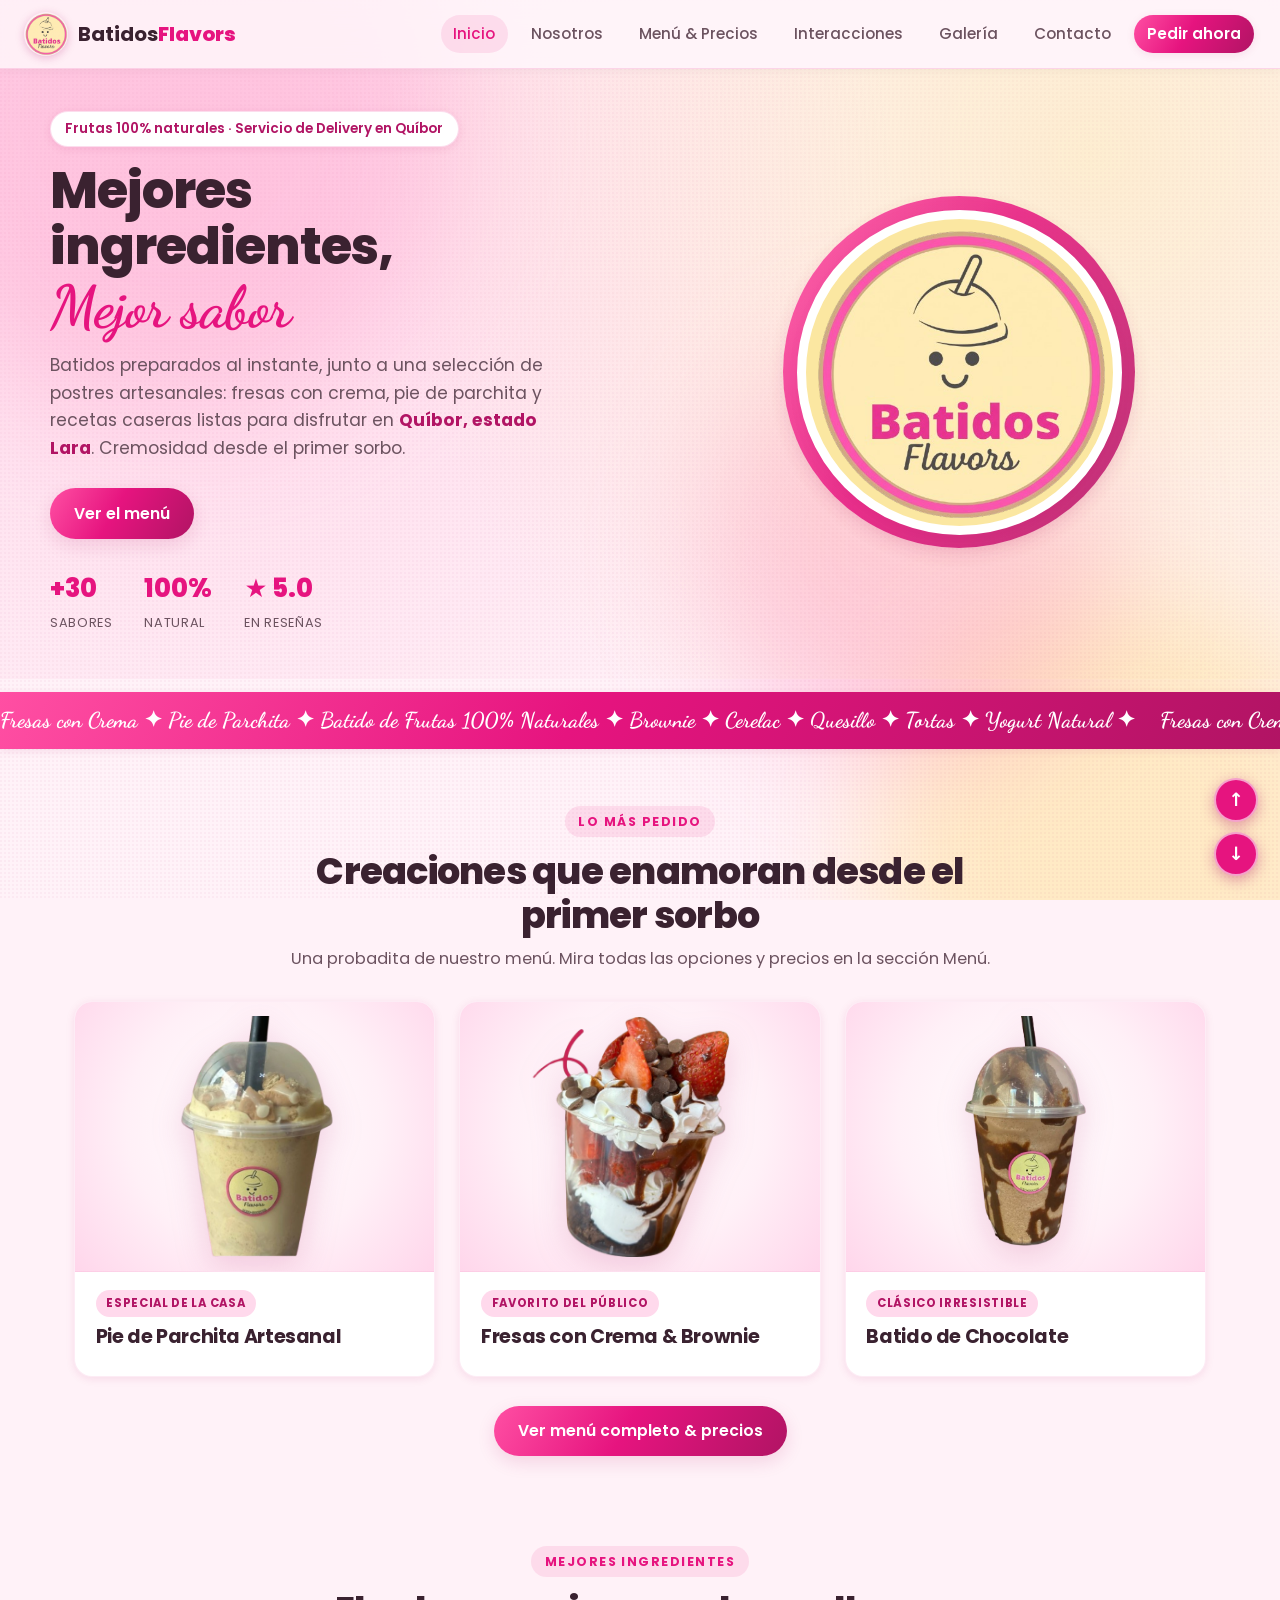
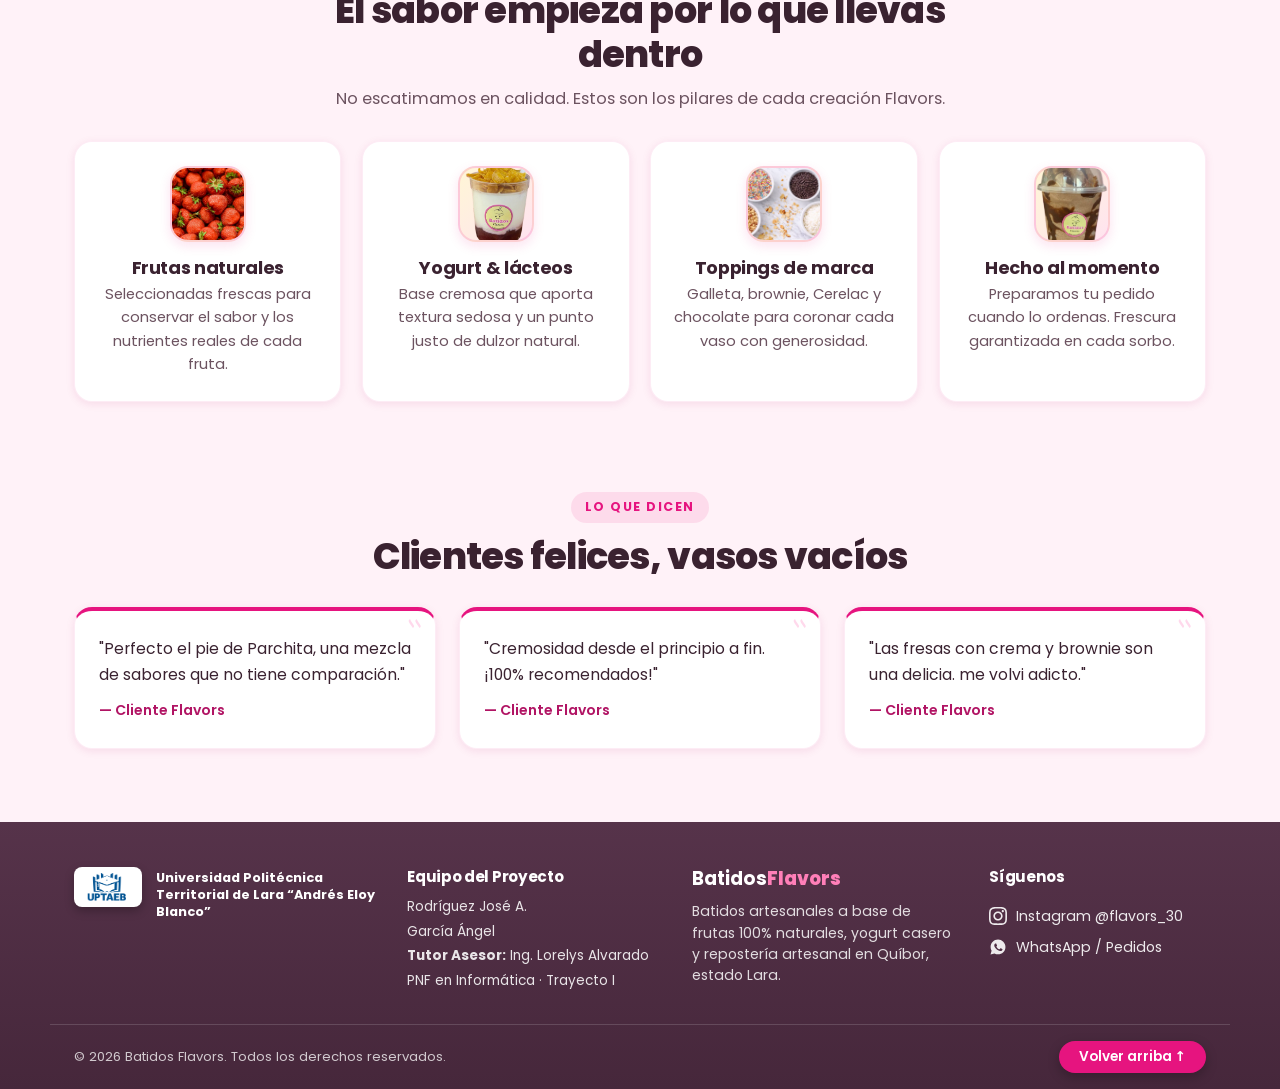
<file: web-defensa/index.html>
<!DOCTYPE html>
<html lang="es">
<head>
  <meta charset="UTF-8" />
  <meta name="viewport" content="width=device-width, initial-scale=1.0" />
  <meta name="description" content="Batidos Flavors — Batidos artesanales a base de frutas naturales, yogurt y postres caseros en Quíbor, estado Lara. Mejores ingredientes, mejor sabor." />
  <meta name="theme-color" content="#e6147f" />
  <title>Batidos Flavors · Mejores ingredientes, mejor sabor</title>
  <!-- Favicon -->
  <link rel="icon" type="image/png" href="assets/logo.png" />
  <link rel="apple-touch-icon" href="assets/logo.png" />

  <!-- Metadatos Open Graph y Twitter -->
  <meta property="og:type" content="website" />
  <meta property="og:url" content="https://batidosflavors.shop/" />
  <meta property="og:title" content="Batidos Flavors · Mejores ingredientes, mejor sabor" />
  <meta property="og:description" content="Batidos artesanales a base de frutas naturales, yogurt y postres caseros en Quíbor, estado Lara. Mejores ingredientes, mejor sabor." />
  <meta property="og:image" content="https://batidosflavors.shop/assets/logo.png" />
  <meta property="og:image:alt" content="Logotipo oficial de Batidos Flavors" />

  <meta name="twitter:card" content="summary" />
  <meta name="twitter:title" content="Batidos Flavors · Mejores ingredientes, mejor sabor" />
  <meta name="twitter:description" content="Batidos artesanales a base de frutas naturales, yogurt y postres caseros en Quíbor, estado Lara." />
  <meta name="twitter:image" content="https://batidosflavors.shop/assets/logo.png" />

  <link rel="preconnect" href="https://fonts.googleapis.com" />
  <link rel="preconnect" href="https://fonts.gstatic.com" crossorigin />
  <link href="https://fonts.googleapis.com/css2?family=Poppins:wght@300;400;500;600;700;800;900&family=Dancing+Script:wght@600;700&display=swap" rel="stylesheet" />
  <link rel="stylesheet" href="styles.css" />
</head>
<body id="top">

  <div class="bg-decor" aria-hidden="true">
    <span class="blob blob--1"></span>
    <span class="blob blob--2"></span>
    <span class="blob blob--3"></span>
    <span class="grain"></span>
  </div>

  <!-- =========================================================================
     RECOMENDACIONES Y GUÍA PRÁCTICA DE MODIFICACIÓN: ENCABEZADO Y NAVEGACIÓN (<header class="nav">)
     • CÓMO CAMBIAR EL LOGO:
       - Modificar el atributo src="assets/logo.png" por la ruta de cualquier otra imagen.
       - Para cambiar el tamaño del logo en el HTML: modificar width="46" height="46".
     • CÓMO REORDENAR O AGREGAR PÁGINAS AL MENÚ:
       - Cambiar de lugar los bloques <a href="...">Nombre</a> para alterar el orden de visualización.
       - Para agregar una página nueva: copiar una línea <a>, asignarle su href="nueva.html" y su texto.
       - Para marcar la página activa: añadir la clase class="is-active" en la etiqueta <a> correspondiente.
     • CÓMO FUNCIONA EL MENÚ MÓVIL SIN JAVASCRIPT:
       - Utiliza el checkbox oculto #nav-toggle junto a su etiqueta <label for="nav-toggle" class="nav__burger">.
       - Al hacer clic en el botón hamburguesa, se activa la regla CSS .nav__check:checked ~ .nav__menu.
     • CÓMO CAMBIAR EL ENLACE DEL BOTÓN DESTACADO:
       - Editar href="assets/whatsapp.png" por cualquier enlace web (ej: href="https://wa.me/...") o teléfono.
     ========================================================================= -->
  <!-- Encabezado y navegación -->
  <header class="nav">
    <a href="index.html" class="nav__brand" aria-label="Batidos Flavors — inicio">
      <img src="assets/logo.png" alt="Logo Batidos Flavors" class="logo-mark" width="46" height="46" />
      <span class="nav__brand-txt">Batidos<strong>Flavors</strong></span>
    </a>
    <input type="checkbox" id="nav-toggle" class="nav__check" />
    <label for="nav-toggle" class="nav__burger" aria-label="Abrir menú"><span></span><span></span><span></span></label>
    <nav class="nav__menu">
      <a href="index.html" class="is-active">Inicio</a>
      <a href="nosotros.html">Nosotros</a>
      <a href="menu.html">Menú &amp; Precios</a>
      <a href="interacciones.html">Interacciones</a>
      <a href="galeria.html">Galería</a>
      <a href="contacto.html">Contacto</a>
      <a href="assets/whatsapp.png" target="_blank" rel="noopener" title="Ver captura de WhatsApp" target="_blank" rel="noopener" class="nav__cta">Pedir ahora</a>
    </nav>
  </header>

  <main>

    <!-- =========================================================================
     RECOMENDACIONES Y GUÍA PRÁCTICA DE MODIFICACIÓN: PORTADA PRINCIPAL (<section class="hero">)
     • CÓMO CAMBIAR EL ORDEN O DISPOSICIÓN DE COLUMNAS:
       - La sección está maquetada con 2 columnas (texto a la izquierda y logo a la derecha).
       - Para invertir el orden desde el HTML: cortar el bloque <div class="hero__art">...</div>
         y pegarlo antes de <div class="hero__copy">.
       - Para convertirlo en 1 sola columna centrada: en CSS .hero__inner cambiar a grid-template-columns: 1fr;
     • CÓMO EDITAR TÍTULOS, ESCRITURA MANUSCRITA Y DESCRIPCIÓN:
       - Editar el texto dentro de <h1 class="hero__title">. La clase .script aplica la tipografía Dancing Script.
       - Editar la descripción dentro de <p class="hero__lead">.
     • CÓMO MODIFICAR LAS ESTADÍSTICAS (+30 sabores, 100% natural, etc.):
       - Modificar las etiquetas <b> (cifra destacada) y <span> (etiqueta descriptiva) dentro de <ul class="hero__stats">.
       - Para agregar una estadística adicional: duplicar un elemento <li><b>Dato</b><span>Descripción</span></li>.
     • CÓMO PERSONALIZAR O QUITAR LAS ETIQUETAS FLOTANTES (CHIPS):
       - Editar el texto y icono de cada <span class="float-chip chip-a">Fresa</span>.
       - Para eliminarlas: borrar las líneas o aplicar .float-chip { display: none; } en CSS.
     ========================================================================= -->
    <!-- Portada principal -->
    <section class="hero">
      <div class="hero__mesh" aria-hidden="true"></div>
      <div class="hero__inner">
        <div class="hero__copy">
          <span class="pill reveal">Frutas 100% naturales · Servicio de Delivery en Quíbor</span>
          <h1 class="hero__title">
            <span class="reveal d1">Mejores</span>
            <span class="reveal d2">ingredientes,</span>
            <span class="script reveal d3"> Mejor sabor</span>
          </h1>
          <p class="hero__lead reveal d4">
  Batidos preparados al instante, junto a una selección de postres artesanales: fresas con crema, 
  pie de parchita y recetas caseras listas para disfrutar en <strong>Quíbor, estado Lara</strong>. Cremosidad desde el primer sorbo.
          </p>
          <div class="hero__actions reveal d5">
            <a href="menu.html" class="btn btn--solid">Ver el menú</a>
          </div>
          <ul class="hero__stats reveal d6">
            <li><b>+30</b><span>sabores</span></li>
            <li><b>100%</b><span>natural</span></li>
            <li><b>★ 5.0</b><span>en reseñas</span></li>
          </ul>
        </div>
        <div class="hero__art">
          <div class="cup-stage">
            <div class="cup-glow" aria-hidden="true"></div>
            <figure class="cup-photo">
              <img src="assets/logo.png" alt="Logo Batidos Flavors" class="hero__logo-img" width="360" height="360" />
            </figure>
          </div>
        </div>
      </div>
    </section>

    <!-- =========================================================================
     RECOMENDACIONES Y GUÍA PRÁCTICA DE MODIFICACIÓN: MARQUESINA CONTINUA (<div class="marquee">)
     • CÓMO FUNCIONA EL MOVIMIENTO CONTINUO:
       - Contiene dos etiquetas <span> con exactamente el mismo texto duplicado dentro de .marquee__track.
       - Esto permite que la animación @keyframes marquee cree un ciclo infinito fluido sin saltos en blanco.
     • CÓMO CAMBIAR LOS PRODUCTOS O MENSAJES QUE CIRCULAN:
       - Editar el texto en AMBOS <span> por igual para mantener la simetría del bucle.
       - Se pueden añadir nuevos productos o promociones separándolos con el símbolo ✦ o viñetas.
     • CÓMO MODIFICAR LA VELOCIDAD:
       - En styles.css, buscar .marquee__track y cambiar animation: marquee 25s linear infinite;
         (aumentar a 40s para que vaya más lento, o reducir a 15s para mayor dinamismo).
     ========================================================================= -->
    <!-- Marquesina de especialidades -->
   <div class="marquee" aria-hidden="true">
      <div class="marquee__track">
        <span>Fresas con Crema ✦ Pie de Parchita ✦ Batido de Frutas 100% Naturales ✦ Brownie ✦ Cerelac ✦ Quesillo ✦ Tortas ✦ Yogurt Natural ✦&nbsp;</span>
        <span>Fresas con Crema ✦ Pie de Parchita ✦ Batido de Frutas 100% Naturales ✦ Brownie ✦ Cerelac ✦ Quesillo ✦ Tortas ✦ Yogurt Natural ✦&nbsp;</span>
      </div>
    </div>

   <!-- =========================================================================
     RECOMENDACIONES Y GUÍA PRÁCTICA DE MODIFICACIÓN: TARJETAS DESTACADAS (.cards y .card)
     • CÓMO AGREGAR UN PRODUCTO NUEVO:
       - Duplicar un bloque completo <article class="card reveal-up">...</article>.
       - Asignar la nueva imagen en src="assets/...", el título en <h3> y la descripción en <p>.
     • CÓMO REORDENAR O ELIMINAR PRODUCTOS:
       - Mover el bloque <article class="card"> hacia arriba o hacia abajo para cambiar su posición.
       - Para ocultar un producto temporalmente: envolver el bloque de la tarjeta en comentarios HTML.
     • CÓMO PERSONALIZAR LA INSIGNIA SUPERIOR (.tag):
       - Modificar el texto de la etiqueta .tag por "Nuevo", "Recomendado", "Sin Azúcar", etc.
     • CÓMO CAMBIAR EL NÚMERO DE COLUMNAS:
       - En styles.css, la regla .cards utiliza repeat(auto-fit, minmax(260px, 1fr)).
       - Para forzar 3 columnas fijas en escritorio: cambiar a grid-template-columns: repeat(3, 1fr);
     ========================================================================= -->
   <!-- Productos destacados -->
    <section class="section">
      <header class="section__head reveal-up">
        <span class="eyebrow">Lo más pedido</span>
        <h2>Creaciones que enamoran desde el primer sorbo </h2>
        <p class="section__sub">Una probadita de nuestro menú. Mira todas las opciones y precios en la sección Menú.</p>
      </header>
      <div class="cards">
        <article class="card reveal-up">
          <div class="card__img">
            <img src="assets/inicio-pie-limon.png" alt="Pie de Parchita" loading="lazy">
          </div>
          <div class="card__body">
            <span class="tag">Especial de la casa</span>
            <h3>Pie de Parchita Artesanal</h3>
          </div>
        </article>
        <article class="card reveal-up">
          <div class="card__img">
            <img src="assets/inicio-fresa-brownie.png" alt="Fresas con Crema &amp; Brownie" loading="lazy">
          </div>
          <div class="card__body">
            <span class="tag">Favorito del público</span>
            <h3>Fresas con Crema &amp; Brownie</h3>
          </div>
        </article>
        <article class="card reveal-up">
          <div class="card__img">
            <img src="assets/inicio-batido-chocolate.png" alt="Batido de Chocolate" loading="lazy">
          </div>
          <div class="card__body">
            <span class="tag">Clásico irresistible</span>
            <h3>Batido de Chocolate</h3>
          </div>
        </article>
      </div>
      <div class="menu__cta reveal-up">
        <a href="menu.html" class="btn btn--solid">Ver menú completo &amp; precios</a>
      </div>
    </section>

    <!-- =========================================================================
     RECOMENDACIONES Y GUÍA PRÁCTICA DE MODIFICACIÓN: VALORES Y BENEFICIOS (.feature-grid)
     • CÓMO MODIFICAR O AGREGAR UN VALOR DE LA MARCA:
       - Cada beneficio es un contenedor <div class="feature reveal-up"> con:
         * .feature__ic: Contiene el icono o icono representativo (imagen o ilustración).
         * <h3>: Título del beneficio.
         * <p>: Explicación detallada.
       - Para agregar un 5to valor: duplicar un bloque <div class="feature">.
       - Si se añaden 3 valores en vez de 4: en CSS .feature-grid cambiar a grid-template-columns: repeat(3, 1fr);
     ========================================================================= -->
    <!-- Por qué elegirnos -->
    <section class="section ingredientes">
      <header class="section__head reveal-up">
        <span class="eyebrow">Mejores ingredientes</span>
        <h2>El sabor empieza por lo que llevas dentro</h2>
        <p class="section__sub">No escatimamos en calidad. Estos son los pilares de cada creación Flavors.</p>
      </header>
      <div class="feature-grid">
        <div class="feature reveal-up">
          <div class="feature__ic"><img src="assets/inicio-frutas-naturales.jpg" alt="Frutas naturales frescas" loading="lazy"></div>
          <h3>Frutas naturales</h3>
          <p>Seleccionadas frescas para conservar el sabor y los nutrientes reales de cada fruta.</p>
        </div>
        <div class="feature reveal-up">
          <div class="feature__ic"><img src="assets/inicio-yogur-cereal.png" alt="Yogurt artesanal y lácteos" loading="lazy"></div>
          <h3>Yogurt &amp; lácteos</h3>
          <p>Base cremosa que aporta textura sedosa y un punto justo de dulzor natural.</p>
        </div>
        <div class="feature reveal-up">
          <div class="feature__ic"><img src="assets/topins.png" alt="Toppings de marca" loading="lazy"></div>
          <h3>Toppings de marca</h3>
          <p>Galleta, brownie, Cerelac y chocolate para coronar cada vaso con generosidad.</p>
        </div>
        <div class="feature reveal-up">
          <div class="feature__ic"><img src="assets/inicio-batido-chocolate.png" alt="Batido artesanal preparado al instante" loading="lazy"></div>
          <h3>Hecho al momento</h3>
          <p>Preparamos tu pedido cuando lo ordenas. Frescura garantizada en cada sorbo.</p>
        </div>
      </div>
    </section>

    <!-- =========================================================================
     RECOMENDACIONES Y GUÍA PRÁCTICA DE MODIFICACIÓN: TESTIMONIOS (.quotes y .quote)
     • CÓMO AGREGAR O EDITAR TESTIMONIOS DE CLIENTES:
       - Cada opinión utiliza la etiqueta semántica estándar <blockquote class="quote reveal-up">.
       - Editar la opinión del cliente dentro de <p>.
       - Editar el nombre del cliente o procedencia dentro de <footer>.
       - Para agregar más opiniones: duplicar un bloque <blockquote> completo.
     • CÓMO CAMBIAR LA CUADRÍCULA:
       - Por defecto se muestran en 3 columnas (.quotes { grid-template-columns: repeat(3, 1fr); }).
       - Para mostrar 2 columnas más amplias: cambiar en CSS a grid-template-columns: repeat(2, 1fr);
     ========================================================================= -->
    <!-- Testimonios de clientes -->
    <section class="section testimonios">
      <header class="section__head reveal-up">
        <span class="eyebrow">Lo que dicen</span>
        <h2>Clientes felices, vasos vacíos</h2>
      </header>
      <div class="quotes">
        <blockquote class="quote reveal-up">
          <p>"Perfecto el pie de Parchita, una mezcla de sabores que no tiene comparación."</p>
          <footer>— Cliente Flavors</footer>
        </blockquote>
        <blockquote class="quote reveal-up">
          <p>"Cremosidad desde el principio a fin. ¡100% recomendados!"</p>
          <footer>— Cliente Flavors</footer>
        </blockquote>
        <blockquote class="quote reveal-up">
          <p>"Las fresas con crema y brownie son una delicia. me volvi adicto."</p>
          <footer>— Cliente Flavors</footer>
        </blockquote>
      </div>
    </section>


  </main>

  <!-- =========================================================================
     RECOMENDACIONES Y GUÍA PRÁCTICA DE MODIFICACIÓN: PIE DE PÁGINA INSTITUCIONAL (<footer id="footer" class="footer">)
     • ESTRUCTURA MODULAR DE 4 COLUMNAS:
       - Columna 1 (.footer__uni): Datos universitarios (Logo UPTAEB e institución).
       - Columna 2 (.footer__team): Autores del proyecto (Rodríguez José y García Ángel, Tutora y Trayecto).
       - Columna 3 (.footer__brand): Síntesis de la propuesta socio-productiva en Quíbor.
       - Columna 4 (.footer__social): Enlaces directos a Instagram, WhatsApp y ubicación física.
     • CÓMO MODIFICAR O ACTUALIZAR DATOS DEL EQUIPO:
       - Editar nombres o tutor directamente en los párrafos de .footer__team.
     • CÓMO CAMBIAR O REUBICAR EL BOTÓN VOLVER ARRIBA:
       - El enlace <a href="#top" class="footer__top-btn">Volver arriba ↑</a> está ubicado en la barra base.
       - Al pulsar href="#" el navegador regresa automáticamente a la parte superior de la página.
       - Si necesitas botón flotante permanente a la derecha:
         1) En styles.css, agrégale a .footer__top-btn:
            position: fixed; bottom: 20px; right: 20px; z-index: 1000;
         2) O en HTML agrégale la clase "btn-top":
            <a href="#" class="footer__top-btn btn-top">Volver arriba ↑</a>
     ========================================================================= -->
  <!-- Pie de página -->
  <footer id="footer" class="footer">
        <div class="footer__inner">
      <!-- Columna 1: Universidad UPTAEB (Logo primero y letras al lado) -->
      <div class="footer__col footer__uni">
        <div class="footer__uni-brand">
          <img src="assets/logouniversidad.png" alt="Logo UPTAEB" class="footer__uni-logo" loading="lazy">
          <div class="footer__uni-text">
            <p class="uni-name">Universidad Politécnica Territorial de Lara “Andrés Eloy Blanco”</p>
          </div>
        </div>
      </div>

      <!-- Columna 2: Equipo de proyecto -->
      <div class="footer__col footer__team">
        <h4>Equipo del Proyecto</h4>
        <p>Rodríguez José A.</p>
        <p>García Ángel</p>
        <p class="footer__tutor"><strong>Tutor Asesor:</strong> Ing. Lorelys Alvarado</p>
        <p class="footer__career">PNF en Informática · Trayecto I</p>
      </div>

      <!-- Columna 3: Batidos Flavors -->
      <div class="footer__col footer__brand">
        <span class="nav__brand-txt">Batidos<strong>Flavors</strong></span>
        <p>Batidos artesanales a base de frutas 100% naturales, yogurt casero y repostería artesanal en Quíbor, estado Lara.</p>
      </div>

      <!-- Columna 4: Síguenos y contacto -->
      <div class="footer__col footer__social">
        <h4>Síguenos</h4>
        <a href="assets/instagram.png" target="_blank" rel="noopener">
          <svg viewBox="0 0 24 24" width="18" height="18" fill="currentColor" aria-hidden="true"><path d="M12 2.163c3.204 0 3.584.012 4.85.07 3.252.148 4.771 1.691 4.919 4.919.058 1.265.069 1.645.069 4.849 0 3.205-.012 3.584-.069 4.849-.149 3.225-1.664 4.771-4.919 4.919-1.266.058-1.644.07-4.85.07-3.204 0-3.584-.012-4.849-.07-3.26-.149-4.771-1.699-4.919-4.92-.058-1.265-.07-1.644-.07-4.849 0-3.204.013-3.583.07-4.849.149-3.227 1.664-4.771 4.919-4.919 1.266-.057 1.645-.069 4.849-.069zm0-2.163c-3.259 0-3.667.014-4.947.072-4.358.2-6.78 2.618-6.98 6.98-.059 1.281-.073 1.689-.073 4.948 0 3.259.014 3.668.072 4.948.2 4.358 2.618 6.78 6.98 6.98 1.281.058 1.689.072 4.948.072 3.259 0 3.668-.014 4.948-.072 4.354-.2 6.782-2.618 6.979-6.98.059-1.28.073-1.689.073-4.948 0-3.259-.014-3.667-.072-4.947-.196-4.354-2.617-6.78-6.979-6.98-1.281-.059-1.69-.073-4.949-.073zm0 5.838c-3.403 0-6.162 2.759-6.162 6.162s2.759 6.163 6.162 6.163 6.162-2.759 6.162-6.163c0-3.403-2.759-6.162-6.162-6.162zm0 10.162c-2.209 0-4-1.79-4-4 0-2.209 1.791-4 4-4s4 1.791 4 4c0 2.21-1.791 4-4 4zm6.406-11.845c-.796 0-1.441.645-1.441 1.44s.645 1.44 1.441 1.44c.795 0 1.439-.645 1.439-1.44s-.644-1.44-1.439-1.44z"/></svg>
          <span>Instagram @flavors_30</span>
        </a>
        <a href="assets/whatsapp.png" target="_blank" rel="noopener">
          <svg viewBox="0 0 24 24" width="18" height="18" fill="currentColor" aria-hidden="true"><path d="M12.04 2c-5.46 0-9.91 4.45-9.91 9.91 0 1.75.46 3.45 1.32 4.95L2.05 22l5.25-1.38c1.45.79 3.08 1.21 4.74 1.21 5.46 0 9.91-4.45 9.91-9.91 0-2.65-1.03-5.14-2.9-7.01A9.82 9.82 0 0 0 12.04 2zm5.79 14.07c-.24.68-1.39 1.3-1.92 1.38-.49.07-1.12.1-3.23-.77-2.69-1.11-4.43-3.85-4.57-4.03-.13-.18-1.09-1.45-1.09-2.77s.69-1.96.93-2.23c.24-.27.53-.34.71-.34.18 0 .35 0 .51.01.16.01.39-.06.6.46.23.54.78 1.9.85 2.04.07.14.11.3.02.48-.09.18-.14.29-.27.45-.14.16-.29.35-.41.47-.14.13-.28.28-.12.55.16.27.7 1.15 1.5 1.86 1.03.92 1.9 1.2 2.17 1.34.27.13.43.11.59-.07.16-.18.68-.79.86-1.06.18-.27.36-.23.61-.14.25.09 1.59.75 1.86.89.27.13.45.2.52.31.06.11.06.65-.18 1.33z"/></svg>
          <span>WhatsApp / Pedidos</span>
        </a>
      </div>
    </div>

    <!-- Barra inferior del pie de página -->
    <div class="footer__base">
      <p>© 2026 Batidos Flavors. Todos los derechos reservados.</p>
      <!-- Si necesitas botón flotante: agrega la clase "btn-top" aquí o usa position: fixed en CSS -->
      <a href="#top" class="footer__top-btn">Volver arriba ↑</a>
    </div>
  </footer>


  <!-- Botones de navegación flotante (subir / bajar) -->
  <div class="floating-nav" aria-label="Navegación rápida">
    <a href="#top" class="floating-btn" title="Ir al inicio" aria-label="Ir al inicio">↑</a>
    <a href="#footer" class="floating-btn" title="Ir al final" aria-label="Ir al final">↓</a>
  </div>
</body>
</html>
</file>
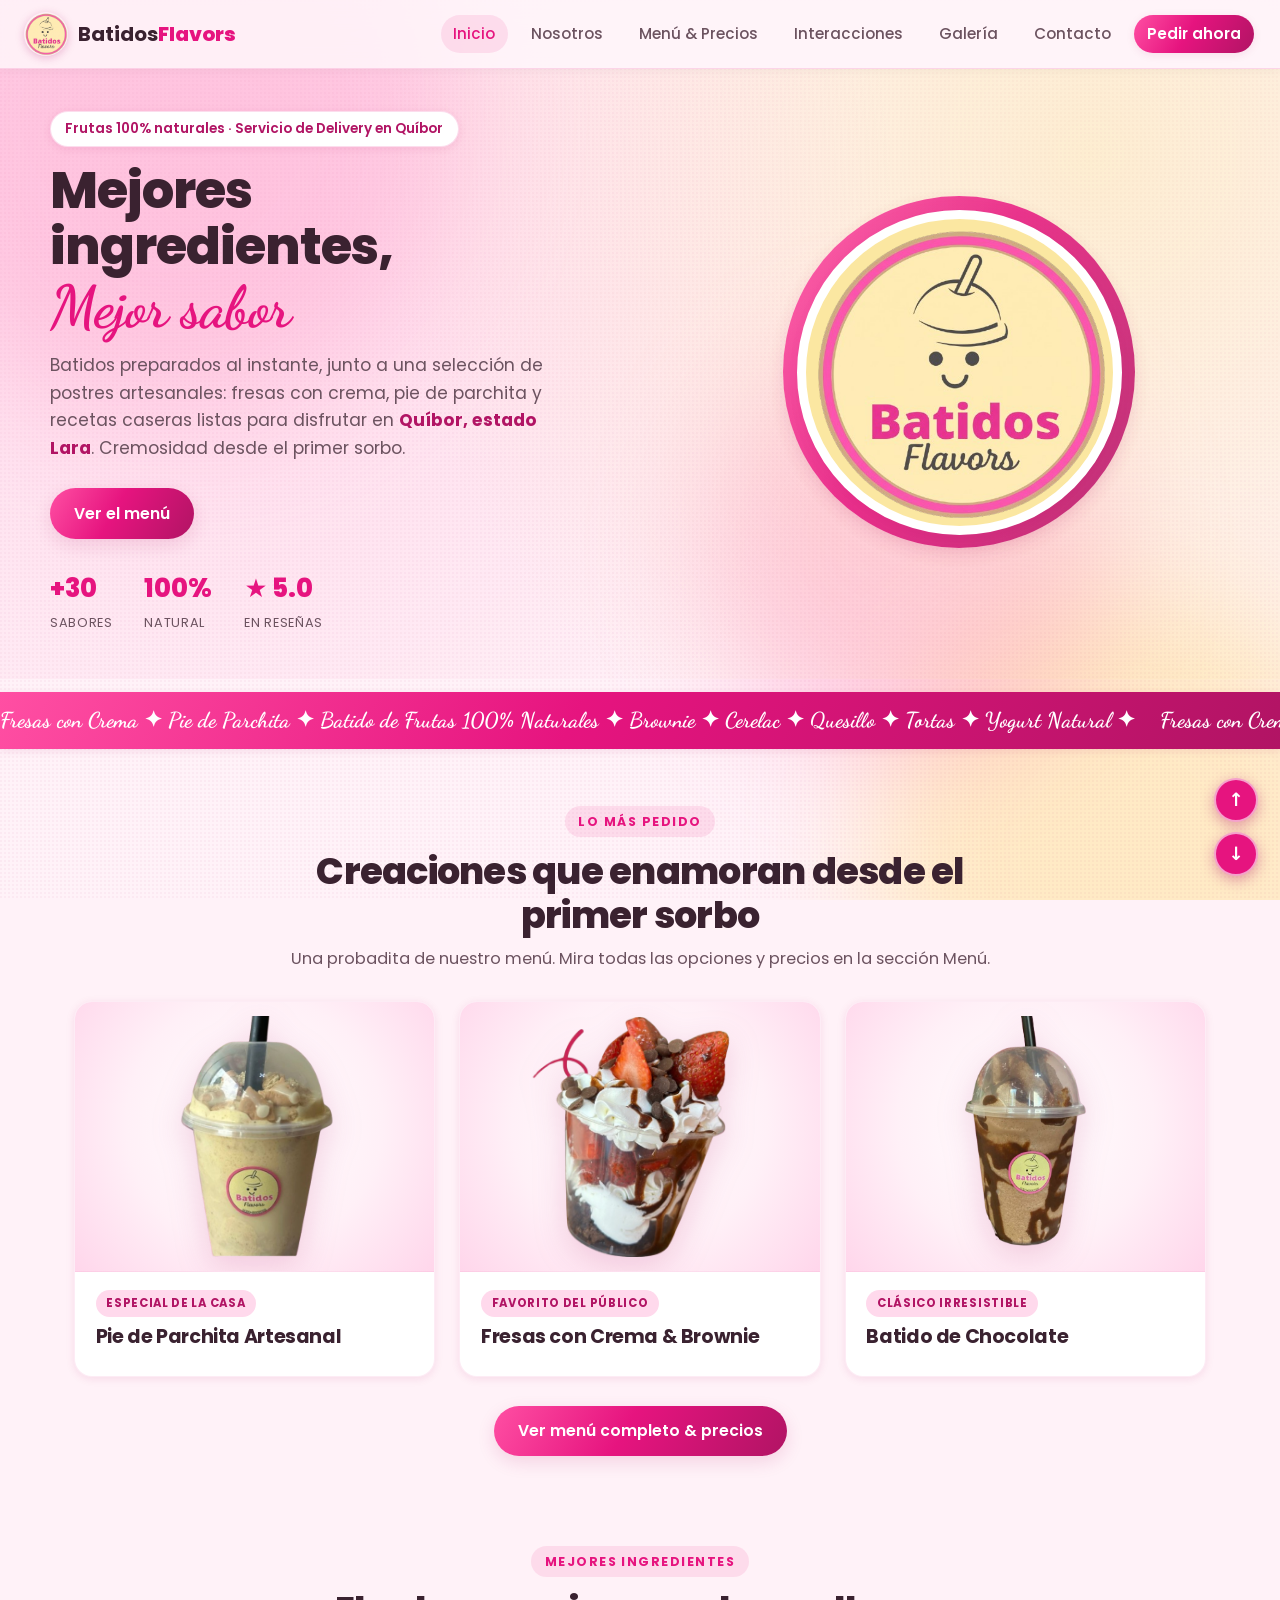
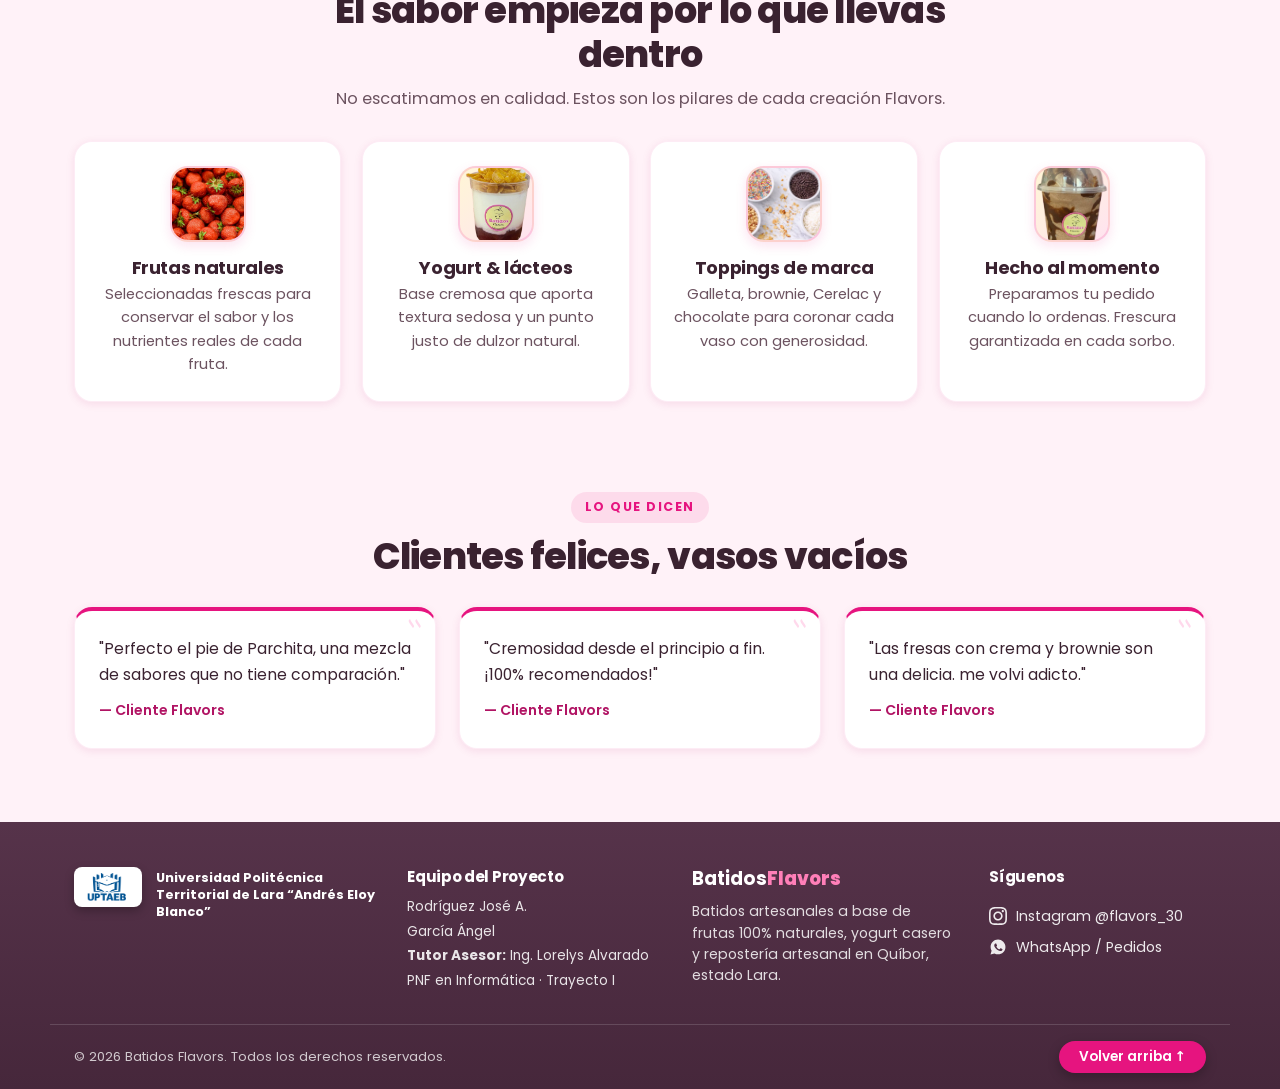
<file: web/index.html>
<!DOCTYPE html>
<html lang="es">
<head>
  <meta charset="UTF-8" />
  <meta name="viewport" content="width=device-width, initial-scale=1.0" />
  <meta name="description" content="Batidos Flavors — Batidos artesanales a base de frutas naturales, yogurt y postres caseros en Quíbor, estado Lara. Mejores ingredientes, mejor sabor." />
  <meta name="theme-color" content="#e6147f" />
  <title>Batidos Flavors · Mejores ingredientes, mejor sabor</title>
  <link rel="icon" type="image/x-icon" href="assets/favicon/favicon.ico" />
  <link rel="icon" type="image/png" href="assets/logo/logo.png" />
  <link rel="apple-touch-icon" href="assets/logo/logo.png" />
  <meta property="og:type" content="website" />
  <meta property="og:url" content="https://batidosflavors.shop/" />
  <meta property="og:title" content="Batidos Flavors · Mejores ingredientes, mejor sabor" />
  <meta property="og:description" content="Batidos artesanales a base de frutas naturales, yogurt y postres caseros en Quíbor, estado Lara. Mejores ingredientes, mejor sabor." />
  <meta property="og:image" content="https://batidosflavors.shop/assets/logo/logo.png" />
  <meta property="og:image:alt" content="Logotipo oficial de Batidos Flavors" />

  <meta name="twitter:card" content="summary" />
  <meta name="twitter:title" content="Batidos Flavors · Mejores ingredientes, mejor sabor" />
  <meta name="twitter:description" content="Batidos artesanales a base de frutas naturales, yogurt y postres caseros en Quíbor, estado Lara." />
  <meta name="twitter:image" content="https://batidosflavors.shop/assets/logo/logo.png" />

  <link rel="preconnect" href="https://fonts.googleapis.com" />
  <link rel="preconnect" href="https://fonts.gstatic.com" crossorigin />
  <link href="https://fonts.googleapis.com/css2?family=Poppins:wght@300;400;500;600;700;800;900&family=Dancing+Script:wght@600;700&display=swap" rel="stylesheet" />
  <link rel="stylesheet" href="styles.css" />
</head>
<body id="top">

  <div class="bg-decor" aria-hidden="true">
    <span class="blob blob--1"></span>
    <span class="blob blob--2"></span>
    <span class="blob blob--3"></span>
    <span class="grain"></span>
  </div>

  <!-- Navbar -->
  <header class="nav">
    <a href="index.html" class="nav__brand" aria-label="Batidos Flavors — inicio">
      <img src="assets/logo/logo.png" alt="Logo Batidos Flavors" class="logo-mark" width="46" height="46" />
      <span class="nav__brand-txt">Batidos<strong>Flavors</strong></span>
    </a>
    <input type="checkbox" id="nav-toggle" class="nav__check" />
    <label for="nav-toggle" class="nav__burger" aria-label="Abrir menú"><span></span><span></span><span></span></label>
    <nav class="nav__menu">
      <a href="index.html" class="is-active">Inicio</a>
      <a href="nosotros.html">Nosotros</a>
      <a href="menu.html">Menú &amp; Precios</a>
      <a href="interacciones.html">Interacciones</a>
      <a href="galeria.html">Galería</a>
      <a href="contacto.html">Contacto</a>
      <a href="https://wa.me/584125080900?text=Hola%20Batidos%20Flavors%2C%20quiero%20hacer%20un%20pedido" target="_blank" rel="noopener" class="nav__cta">Pedir ahora</a>
    </nav>
  </header>

  <main>

    <!-- Hero -->
    <section class="hero">
      <div class="hero__mesh" aria-hidden="true"></div>
      <div class="hero__inner">
        <div class="hero__copy">
          <span class="pill reveal">Frutas 100% naturales · Servicio de Delivery en Quíbor</span>
          <h1 class="hero__title">
            <span class="reveal d1">Mejores</span>
            <span class="reveal d2">ingredientes,</span>
            <span class="script reveal d3"> Mejor sabor</span>
          </h1>
          <p class="hero__lead reveal d4">
  Batidos preparados al instante, junto a una selección de postres artesanales: fresas con crema, 
  pie de parchita y recetas caseras listas para disfrutar en <strong>Quíbor, estado Lara</strong>. Cremosidad desde el primer sorbo.
          </p>
          <div class="hero__actions reveal d5">
            <a href="menu.html" class="btn btn--solid">Ver el menú</a>
          </div>
          <ul class="hero__stats reveal d6">
            <li><b>+30</b><span>sabores</span></li>
            <li><b>100%</b><span>natural</span></li>
            <li><b>★ 5.0</b><span>en reseñas</span></li>
          </ul>
        </div>
        <div class="hero__art">
          <div class="cup-stage">
            <div class="cup-glow" aria-hidden="true"></div>
            <figure class="cup-photo">
              <img src="assets/logo/logo.png" alt="Logo Batidos Flavors" class="hero__logo-img" width="360" height="360" />
            </figure>
          </div>
        </div>
      </div>
    </section>

    <!-- Marquee -->
    <div class="marquee" aria-hidden="true">
      <div class="marquee__track">
        <span>Fresas con Crema ✦ Pie de Parchita ✦ Batido de Frutas 100% Naturales ✦ Brownie ✦ Cerelac ✦ Quesillo ✦ Tortas ✦ Yogurt Natural ✦&nbsp;</span>
        <span>Fresas con Crema ✦ Pie de Parchita ✦ Batido de Frutas 100% Naturales ✦ Brownie ✦ Cerelac ✦ Quesillo ✦ Tortas ✦ Yogurt Natural ✦&nbsp;</span>
      </div>
    </div>
  <!-- Destacados -->
    <section class="section">
      <header class="section__head reveal-up">
        <span class="eyebrow">Lo más pedido</span>
        <h2>Creaciones que enamoran desde el primer sorbo </h2>
        <p class="section__sub">Una probadita de nuestro menú. Mira todas las opciones y precios en la sección Menú.</p>
      </header>
      <div class="cards">
        <article class="card reveal-up">
          <div class="card__img">
            <img src="assets/inicio/inicio-pie-limon.png" alt="Pie de Parchita" loading="lazy">
          </div>
          <div class="card__body">
            <span class="tag">Especial de la casa</span>
            <h3>Pie de Parchita Artesanal</h3>
          </div>
        </article>
        <article class="card reveal-up">
          <div class="card__img">
            <img src="assets/inicio/inicio-fresa-brownie.png" alt="Fresas con Crema &amp; Brownie" loading="lazy">
          </div>
          <div class="card__body">
            <span class="tag">Favorito del público</span>
            <h3>Fresas con Crema &amp; Brownie</h3>
          </div>
        </article>
        <article class="card reveal-up">
          <div class="card__img">
            <img src="assets/inicio/inicio-batido-chocolate.png" alt="Batido de Chocolate" loading="lazy">
          </div>
          <div class="card__body">
            <span class="tag">Clásico irresistible</span>
            <h3>Batido de Chocolate</h3>
          </div>
        </article>
      </div>
      <div class="menu__cta reveal-up">
        <a href="menu.html" class="btn btn--solid">Ver menú completo &amp; precios</a>
      </div>
    </section>

    <!-- Beneficios -->
    <section class="section ingredientes">
      <header class="section__head reveal-up">
        <span class="eyebrow">Mejores ingredientes</span>
        <h2>El sabor empieza por lo que llevas dentro</h2>
        <p class="section__sub">No escatimamos en calidad. Estos son los pilares de cada creación Flavors.</p>
      </header>
      <div class="feature-grid">
        <div class="feature reveal-up">
          <div class="feature__ic"><img src="assets/inicio/inicio-frutas-naturales.jpg" alt="Frutas naturales frescas" loading="lazy"></div>
          <h3>Frutas naturales</h3>
          <p>Seleccionadas frescas para conservar el sabor y los nutrientes reales de cada fruta.</p>
        </div>
        <div class="feature reveal-up">
          <div class="feature__ic"><img src="assets/inicio/inicio-yogur-cereal.png" alt="Yogurt artesanal y lácteos" loading="lazy"></div>
          <h3>Yogurt &amp; lácteos</h3>
          <p>Base cremosa que aporta textura sedosa y un punto justo de dulzor natural.</p>
        </div>
        <div class="feature reveal-up">
          <div class="feature__ic"><img src="assets/inicio/topins.png" alt="Toppings de marca" loading="lazy"></div>
          <h3>Toppings de marca</h3>
          <p>Galleta, brownie, Cerelac y chocolate para coronar cada vaso con generosidad.</p>
        </div>
        <div class="feature reveal-up">
          <div class="feature__ic"><img src="assets/inicio/inicio-batido-chocolate.png" alt="Batido artesanal preparado al instante" loading="lazy"></div>
          <h3>Hecho al momento</h3>
          <p>Preparamos tu pedido cuando lo ordenas. Frescura garantizada en cada sorbo.</p>
        </div>
      </div>
    </section>

    <!-- Testimonios -->
    <section class="section testimonios">
      <header class="section__head reveal-up">
        <span class="eyebrow">Lo que dicen</span>
        <h2>Clientes felices, vasos vacíos</h2>
      </header>
      <div class="quotes">
        <blockquote class="quote reveal-up">
          <p>"Perfecto el pie de Parchita, una mezcla de sabores que no tiene comparación."</p>
          <footer>— Cliente Flavors</footer>
        </blockquote>
        <blockquote class="quote reveal-up">
          <p>"Cremosidad desde el principio a fin. ¡100% recomendados!"</p>
          <footer>— Cliente Flavors</footer>
        </blockquote>
        <blockquote class="quote reveal-up">
          <p>"Las fresas con crema y brownie son una delicia. me volvi adicto."</p>
          <footer>— Cliente Flavors</footer>
        </blockquote>
      </div>
    </section>


  </main>

  <!-- Footer -->
  <footer id="footer" class="footer">
        <div class="footer__inner">
      <div class="footer__col footer__uni">
        <div class="footer__uni-brand">
          <img src="assets/logo/logouniversidad.png" alt="Logo UPTAEB" class="footer__uni-logo" loading="lazy">
          <div class="footer__uni-text">
            <p class="uni-name">Universidad Politécnica Territorial de Lara “Andrés Eloy Blanco”</p>
          </div>
        </div>
      </div>
      <div class="footer__col footer__team">
        <h4>Equipo del Proyecto</h4>
        <p>Rodríguez José A.</p>
        <p>García Ángel</p>
        <p class="footer__tutor"><strong>Tutor Asesor:</strong> Ing. Lorelys Alvarado</p>
        <p class="footer__career">PNF en Informática · Trayecto I</p>
      </div>
      <div class="footer__col footer__brand">
        <span class="nav__brand-txt">Batidos<strong>Flavors</strong></span>
        <p>Batidos artesanales a base de frutas 100% naturales, yogurt casero y repostería artesanal en Quíbor, estado Lara.</p>
      </div>
      <div class="footer__col footer__social">
        <h4>Síguenos</h4>
        <a href="https://instagram.com/flavors_30" target="_blank" rel="noopener">
          <svg viewBox="0 0 24 24" width="18" height="18" fill="currentColor" aria-hidden="true"><path d="M12 2.163c3.204 0 3.584.012 4.85.07 3.252.148 4.771 1.691 4.919 4.919.058 1.265.069 1.645.069 4.849 0 3.205-.012 3.584-.069 4.849-.149 3.225-1.664 4.771-4.919 4.919-1.266.058-1.644.07-4.85.07-3.204 0-3.584-.012-4.849-.07-3.26-.149-4.771-1.699-4.919-4.92-.058-1.265-.07-1.644-.07-4.849 0-3.204.013-3.583.07-4.849.149-3.227 1.664-4.771 4.919-4.919 1.266-.057 1.645-.069 4.849-.069zm0-2.163c-3.259 0-3.667.014-4.947.072-4.358.2-6.78 2.618-6.98 6.98-.059 1.281-.073 1.689-.073 4.948 0 3.259.014 3.668.072 4.948.2 4.358 2.618 6.78 6.98 6.98 1.281.058 1.689.072 4.948.072 3.259 0 3.668-.014 4.948-.072 4.354-.2 6.782-2.618 6.979-6.98.059-1.28.073-1.689.073-4.948 0-3.259-.014-3.667-.072-4.947-.196-4.354-2.617-6.78-6.979-6.98-1.281-.059-1.69-.073-4.949-.073zm0 5.838c-3.403 0-6.162 2.759-6.162 6.162s2.759 6.163 6.162 6.163 6.162-2.759 6.162-6.163c0-3.403-2.759-6.162-6.162-6.162zm0 10.162c-2.209 0-4-1.79-4-4 0-2.209 1.791-4 4-4s4 1.791 4 4c0 2.21-1.791 4-4 4zm6.406-11.845c-.796 0-1.441.645-1.441 1.44s.645 1.44 1.441 1.44c.795 0 1.439-.645 1.439-1.44s-.644-1.44-1.439-1.44z"/></svg>
          <span>Instagram @flavors_30</span>
        </a>
        <a href="https://wa.me/584125080900" target="_blank" rel="noopener">
          <svg viewBox="0 0 24 24" width="18" height="18" fill="currentColor" aria-hidden="true"><path d="M12.04 2c-5.46 0-9.91 4.45-9.91 9.91 0 1.75.46 3.45 1.32 4.95L2.05 22l5.25-1.38c1.45.79 3.08 1.21 4.74 1.21 5.46 0 9.91-4.45 9.91-9.91 0-2.65-1.03-5.14-2.9-7.01A9.82 9.82 0 0 0 12.04 2zm5.79 14.07c-.24.68-1.39 1.3-1.92 1.38-.49.07-1.12.1-3.23-.77-2.69-1.11-4.43-3.85-4.57-4.03-.13-.18-1.09-1.45-1.09-2.77s.69-1.96.93-2.23c.24-.27.53-.34.71-.34.18 0 .35 0 .51.01.16.01.39-.06.6.46.23.54.78 1.9.85 2.04.07.14.11.3.02.48-.09.18-.14.29-.27.45-.14.16-.29.35-.41.47-.14.13-.28.28-.12.55.16.27.7 1.15 1.5 1.86 1.03.92 1.9 1.2 2.17 1.34.27.13.43.11.59-.07.16-.18.68-.79.86-1.06.18-.27.36-.23.61-.14.25.09 1.59.75 1.86.89.27.13.45.2.52.31.06.11.06.65-.18 1.33z"/></svg>
          <span>WhatsApp / Pedidos</span>
        </a>
      </div>
    </div>
    <div class="footer__base">
      <p>© 2026 Batidos Flavors. Todos los derechos reservados.</p>
      <a href="#top" class="footer__top-btn">Volver arriba ↑</a>
    </div>
  </footer>


  <!-- Botones flotantes -->
  <div class="floating-nav" aria-label="Navegación rápida">
    <a href="#top" class="floating-btn" title="Ir al inicio" aria-label="Ir al inicio">↑</a>
    <a href="#footer" class="floating-btn" title="Ir al final" aria-label="Ir al final">↓</a>
  </div>
</body>
</html>
</file>
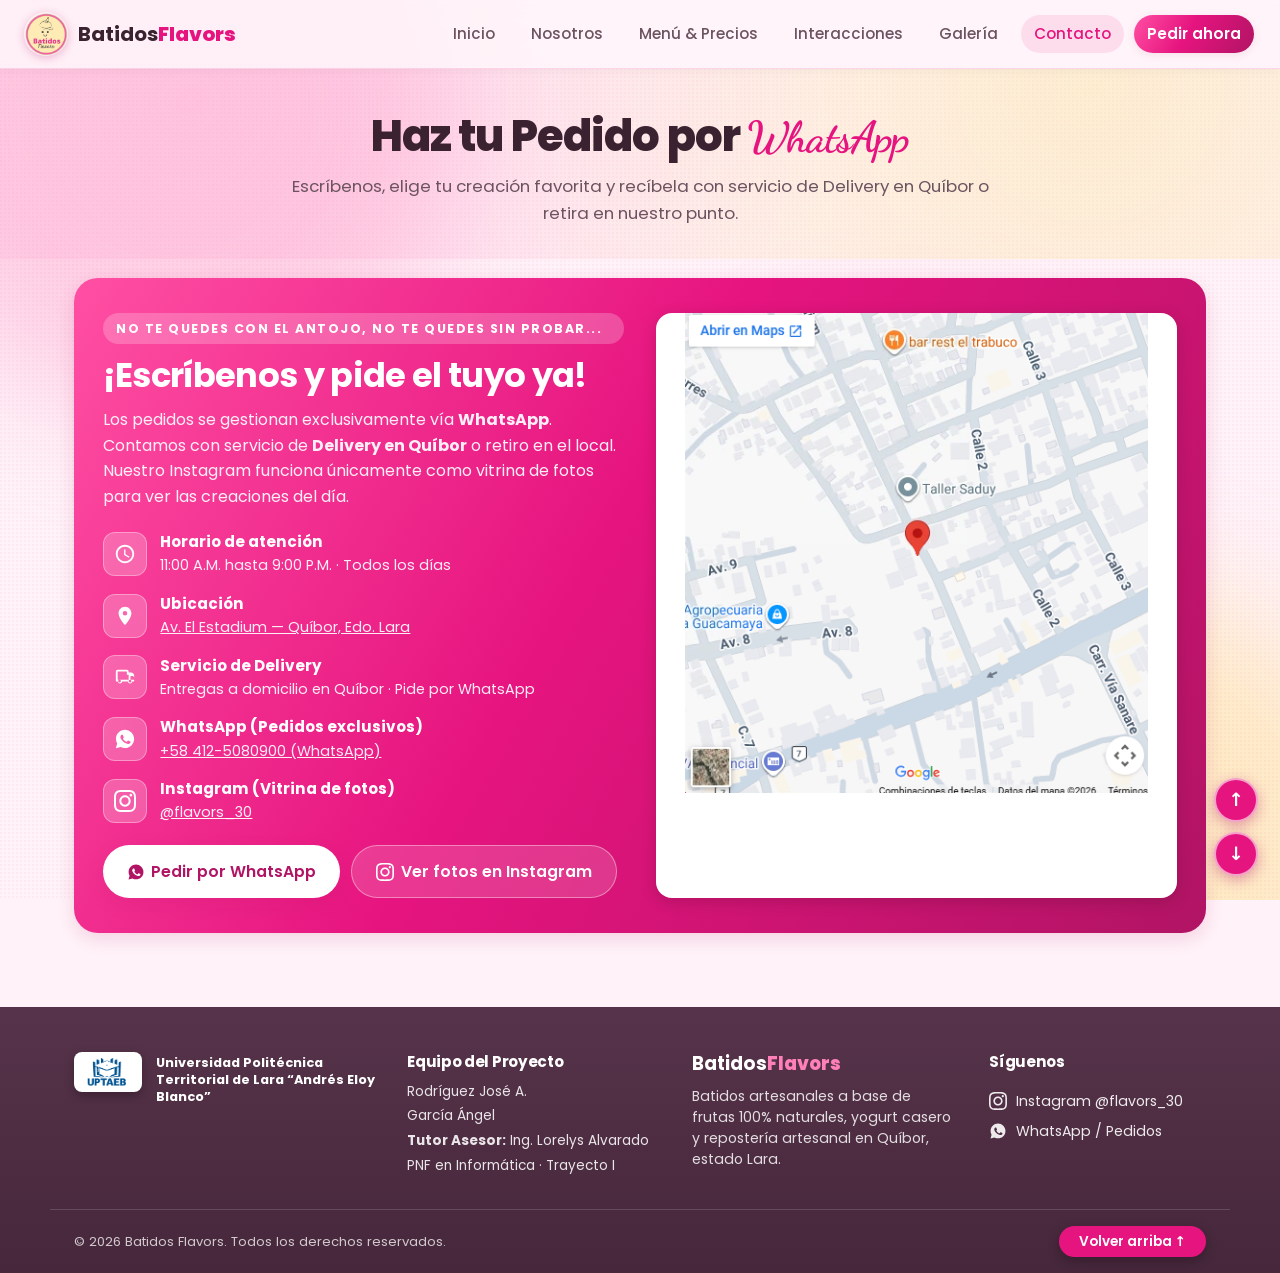
<file: web-defensa/contacto.html>
<!DOCTYPE html>
<html lang="es">
<head>
  <meta charset="UTF-8" />
  <meta name="viewport" content="width=device-width, initial-scale=1.0" />
  <meta name="description" content="Haz tu pedido por WhatsApp en Batidos Flavors con servicio de Delivery en Quíbor, estado Lara. Visita nuestro Instagram @flavors_30 como vitrina de fotos." />
  <meta name="theme-color" content="#e6147f" />
  <title>Contacto · Batidos Flavors</title>
  <!-- Favicon -->
  <link rel="icon" type="image/png" href="assets/logo.png" />
  <link rel="apple-touch-icon" href="assets/logo.png" />
  <link rel="preconnect" href="https://fonts.googleapis.com" />
  <link rel="preconnect" href="https://fonts.gstatic.com" crossorigin />
  <link href="https://fonts.googleapis.com/css2?family=Poppins:wght@300;400;500;600;700;800;900&family=Dancing+Script:wght@600;700&display=swap" rel="stylesheet" />
  <link rel="stylesheet" href="styles.css" />
</head>
<body id="top">
  <div class="bg-decor" aria-hidden="true">
    <span class="blob blob--1"></span><span class="blob blob--2"></span><span class="blob blob--3"></span><span class="grain"></span>
  </div>

  <header class="nav">
    <a href="index.html" class="nav__brand" aria-label="Batidos Flavors — inicio">
      <img src="assets/logo.png" alt="Logo Batidos Flavors" class="logo-mark" width="46" height="46" />
      <span class="nav__brand-txt">Batidos<strong>Flavors</strong></span>
    </a>
    <input type="checkbox" id="nav-toggle" class="nav__check" />
    <label for="nav-toggle" class="nav__burger" aria-label="Abrir menú"><span></span><span></span><span></span></label>
    <nav class="nav__menu">
      <a href="index.html">Inicio</a>
      <a href="nosotros.html">Nosotros</a>
      <a href="menu.html">Menú &amp; Precios</a>
      <a href="interacciones.html">Interacciones</a>
      <a href="galeria.html">Galería</a>
      <a href="contacto.html" class="is-active">Contacto</a>
      <a href="assets/whatsapp.png" target="_blank" rel="noopener" title="Ver captura de WhatsApp" target="_blank" rel="noopener" class="nav__cta">Pedir ahora</a>
    </nav>
  </header>

  <main>
    <section class="page-banner">
      <div class="hero__mesh" aria-hidden="true"></div>
      <div class="page-banner__inner reveal">
        <h1>Haz tu Pedido por <span class="script">WhatsApp</span></h1>
        <p>Escríbenos, elige tu creación favorita y recíbela con servicio de Delivery en Quíbor o retira en nuestro punto.</p>
      </div>
    </section>

  <section class="section section--flush-top">
      <div class="contacto__card reveal-up">
        
        <!-- =========================================================================
     RECOMENDACIONES Y GUÍA PRÁCTICA DE MODIFICACIÓN: INFORMACIÓN DE CONTACTO Y ENLACES
     • CÓMO EDITAR NÚMEROS Y ENLACES DE ATENCIÓN:
       - Para cambiar el número de WhatsApp: modificar el número en href="https://wa.me/..." y en el texto visible.
       - Para cambiar el usuario de Instagram: modificar el enlace href="https://instagram.com/..." y el texto @flavors_30.
       - En este clon se puede enlazar a las capturas locales (assets/whatsapp.png, assets/instagram.png)
         para demostración sin necesidad de conexión a internet.
     • CÓMO AGREGAR UN CANAL ADICIONAL (Ej: Correo electrónico o TikTok):
       - Duplicar un elemento <li> dentro de <ul class="contact-list">.
       - Asignar el icono correspondiente en .ci y el enlace en <a>.
     ========================================================================= -->
        <!-- Información de contacto -->
        <div class="contacto__copy">
          <span class="eyebrow eyebrow--light">No te quedes con el antojo, no te quedes sin probar...</span>
          <h2>¡Escríbenos y pide el tuyo ya!</h2>
          <p>Los pedidos se gestionan exclusivamente vía <strong>WhatsApp</strong>. Contamos con servicio de <strong>Delivery en Quíbor</strong> o retiro en el local. Nuestro Instagram funciona únicamente como vitrina de fotos para ver las creaciones del día.</p>
          
          <ul class="contact-list">
            <!-- Horario de atención -->
            <li>
              <span class="ci" aria-hidden="true">
                <svg viewBox="0 0 24 24" width="22" height="22" fill="currentColor"><path d="M11.99 2C6.47 2 2 6.48 2 12s4.47 10 9.99 10C17.52 22 22 17.52 22 12S17.52 2 11.99 2zM12 20c-4.42 0-8-3.58-8-8s3.58-8 8-8 8 3.58 8 8-3.58 8-8 8zm.5-13H11v6l5.25 3.15.75-1.23-4.5-2.67z"/></svg>
              </span>
              <div>
                <b>Horario de atención</b>
                <span>11:00 A.M. hasta 9:00 P.M. · Todos los días</span>
              </div>
            </li>

            <!-- Ubicación -->
            <li>
              <span class="ci" aria-hidden="true">
                <svg viewBox="0 0 24 24" width="22" height="22" fill="currentColor"><path d="M12 2C8.13 2 5 5.13 5 9c0 5.25 7 13 7 13s7-7.75 7-13c0-3.87-3.13-7-7-7zm0 9.5a2.5 2.5 0 1 1 0-5 2.5 2.5 0 0 1 0 5z"/></svg>
              </span>
              <div>
                <b>Ubicación</b>
                <a href="assets/mapa.png" target="_blank" rel="noopener" title="Ver captura del mapa" target="_blank" rel="noopener">
                  Av. El Estadium — Quíbor, Edo. Lara
                </a>
              </div>
            </li>

            <!-- Delivery -->
            <li>
              <span class="ci" aria-hidden="true">
                <svg viewBox="0 0 24 24" width="22" height="22" fill="currentColor"><path d="M19 7h-3V6a2 2 0 0 0-2-2H4a2 2 0 0 0-2 2v10a1 1 0 0 0 1 1h1.05a2.5 2.5 0 0 0 4.9 0h6.1a2.5 2.5 0 0 0 4.9 0H21a1 1 0 0 0 1-1v-5a4 4 0 0 0-3-4zm-13 11a1.5 1.5 0 1 1 1.5-1.5A1.5 1.5 0 0 1 6 18zm11.5 0a1.5 1.5 0 1 1 1.5-1.5 1.5 1.5 0 0 1-1.5 1.5zM16 9.5V15H4V6h10v3.5zm2 1.5h2.2a2 2 0 0 1 1.8 1.5V15h-4z"/></svg>
              </span>
              <div>
                <b>Servicio de Delivery</b>
                <span>Entregas a domicilio en Quíbor · Pide por WhatsApp</span>
              </div>
            </li>

            <!-- WhatsApp -->
            <li>
              <span class="ci" aria-hidden="true">
                <svg viewBox="0 0 24 24" width="22" height="22" fill="currentColor"><path d="M12.04 2c-5.46 0-9.91 4.45-9.91 9.91 0 1.75.46 3.45 1.32 4.95L2.05 22l5.25-1.38c1.45.79 3.08 1.21 4.74 1.21 5.46 0 9.91-4.45 9.91-9.91 0-2.65-1.03-5.14-2.9-7.01A9.82 9.82 0 0 0 12.04 2zm5.79 14.07c-.24.68-1.39 1.3-1.92 1.38-.49.07-1.12.1-3.23-.77-2.69-1.11-4.43-3.85-4.57-4.03-.13-.18-1.09-1.45-1.09-2.77s.69-1.96.93-2.23c.24-.27.53-.34.71-.34.18 0 .35 0 .51.01.16.01.39-.06.6.46.23.54.78 1.9.85 2.04.07.14.11.3.02.48-.09.18-.14.29-.27.45-.14.16-.29.35-.41.47-.14.13-.28.28-.12.55.16.27.7 1.15 1.5 1.86 1.03.92 1.9 1.2 2.17 1.34.27.13.43.11.59-.07.16-.18.68-.79.86-1.06.18-.27.36-.23.61-.14.25.09 1.59.75 1.86.89.27.13.45.2.52.31.06.11.06.65-.18 1.33z"/></svg>
              </span>
              <div>
                <b>WhatsApp (Pedidos exclusivos)</b>
                <a href="assets/whatsapp.png" target="_blank" rel="noopener" title="Ver captura de WhatsApp" target="_blank" rel="noopener">+58 412-5080900 (WhatsApp)</a>
              </div>
            </li>

            <!-- Instagram -->
            <li>
              <span class="ci" aria-hidden="true">
                <svg viewBox="0 0 24 24" width="22" height="22" fill="currentColor"><path d="M12 2.163c3.204 0 3.584.012 4.85.07 3.252.148 4.771 1.691 4.919 4.919.058 1.265.069 1.645.069 4.849 0 3.205-.012 3.584-.069 4.849-.149 3.225-1.664 4.771-4.919 4.919-1.266.058-1.644.07-4.85.07-3.204 0-3.584-.012-4.849-.07-3.26-.149-4.771-1.699-4.919-4.92-.058-1.265-.07-1.644-.07-4.849 0-3.204.013-3.583.07-4.849.149-3.227 1.664-4.771 4.919-4.919 1.266-.057 1.645-.069 4.849-.069zm0-2.163c-3.259 0-3.667.014-4.947.072-4.358.2-6.78 2.618-6.98 6.98-.059 1.281-.073 1.689-.073 4.948 0 3.259.014 3.668.072 4.948.2 4.358 2.618 6.78 6.98 6.98 1.281.058 1.689.072 4.948.072 3.259 0 3.668-.014 4.948-.072 4.354-.2 6.782-2.618 6.979-6.98.059-1.28.073-1.689.073-4.948 0-3.259-.014-3.667-.072-4.947-.196-4.354-2.617-6.78-6.979-6.98-1.281-.059-1.69-.073-4.949-.073zm0 5.838c-3.403 0-6.162 2.759-6.162 6.162s2.759 6.163 6.162 6.163 6.162-2.759 6.162-6.163c0-3.403-2.759-6.162-6.162-6.162zm0 10.162c-2.209 0-4-1.79-4-4 0-2.209 1.791-4 4-4s4 1.791 4 4c0 2.21-1.791 4-4 4zm6.406-11.845c-.796 0-1.441.645-1.441 1.44s.645 1.44 1.441 1.44c.795 0 1.439-.645 1.439-1.44s-.644-1.44-1.439-1.44z"/></svg>
              </span>
              <div>
                <b>Instagram (Vitrina de fotos)</b>
                <a href="assets/instagram.png" target="_blank" rel="noopener" title="Ver captura de Instagram" target="_blank" rel="noopener">@flavors_30</a>
              </div>
            </li>
          </ul>

          <div class="contacto__actions">
            <a href="assets/whatsapp.png" target="_blank" rel="noopener" title="Ver captura de WhatsApp" target="_blank" rel="noopener" class="btn btn--solid">
              <svg viewBox="0 0 24 24" width="18" height="18" fill="currentColor" aria-hidden="true"><path d="M12.04 2c-5.46 0-9.91 4.45-9.91 9.91 0 1.75.46 3.45 1.32 4.95L2.05 22l5.25-1.38c1.45.79 3.08 1.21 4.74 1.21 5.46 0 9.91-4.45 9.91-9.91 0-2.65-1.03-5.14-2.9-7.01A9.82 9.82 0 0 0 12.04 2zm5.79 14.07c-.24.68-1.39 1.3-1.92 1.38-.49.07-1.12.1-3.23-.77-2.69-1.11-4.43-3.85-4.57-4.03-.13-.18-1.09-1.45-1.09-2.77s.69-1.96.93-2.23c.24-.27.53-.34.71-.34.18 0 .35 0 .51.01.16.01.39-.06.6.46.23.54.78 1.9.85 2.04.07.14.11.3.02.48-.09.18-.14.29-.27.45-.14.16-.29.35-.41.47-.14.13-.28.28-.12.55.16.27.7 1.15 1.5 1.86 1.03.92 1.9 1.2 2.17 1.34.27.13.43.11.59-.07.16-.18.68-.79.86-1.06.18-.27.36-.23.61-.14.25.09 1.59.75 1.86.89.27.13.45.2.52.31.06.11.06.65-.18 1.33z"/></svg>
              Pedir por WhatsApp
            </a>
            <a href="assets/instagram.png" target="_blank" rel="noopener" title="Ver captura de Instagram" target="_blank" rel="noopener" class="btn btn--ghost btn--ghost-light">
              <svg viewBox="0 0 24 24" width="18" height="18" fill="currentColor" aria-hidden="true"><path d="M12 2.163c3.204 0 3.584.012 4.85.07 3.252.148 4.771 1.691 4.919 4.919.058 1.265.069 1.645.069 4.849 0 3.205-.012 3.584-.069 4.849-.149 3.225-1.664 4.771-4.919 4.919-1.266.058-1.644.07-4.85.07-3.204 0-3.584-.012-4.849-.07-3.26-.149-4.771-1.699-4.919-4.92-.058-1.265-.07-1.644-.07-4.849 0-3.204.013-3.583.07-4.849.149-3.227 1.664-4.771 4.919-4.919 1.266-.057 1.645-.069 4.849-.069zm0-2.163c-3.259 0-3.667.014-4.947.072-4.358.2-6.78 2.618-6.98 6.98-.059 1.281-.073 1.689-.073 4.948 0 3.259.014 3.668.072 4.948.2 4.358 2.618 6.78 6.98 6.98 1.281.058 1.689.072 4.948.072 3.259 0 3.668-.014 4.948-.072 4.354-.2 6.782-2.618 6.979-6.98.059-1.28.073-1.689.073-4.948 0-3.259-.014-3.667-.072-4.947-.196-4.354-2.617-6.78-6.979-6.98-1.281-.059-1.69-.073-4.949-.073zm0 5.838c-3.403 0-6.162 2.759-6.162 6.162s2.759 6.163 6.162 6.163 6.162-2.759 6.162-6.163c0-3.403-2.759-6.162-6.162-6.162zm0 10.162c-2.209 0-4-1.79-4-4 0-2.209 1.791-4 4-4s4 1.791 4 4c0 2.21-1.791 4-4 4zm6.406-11.845c-.796 0-1.441.645-1.441 1.44s.645 1.44 1.441 1.44c.795 0 1.439-.645 1.439-1.44s-.644-1.44-1.439-1.44z"/></svg>
              Ver fotos en Instagram
            </a>
          </div>
        </div>

        <!-- =========================================================================
     RECOMENDACIONES Y GUÍA PRÁCTICA DE MODIFICACIÓN: MAPA DE UBICACIÓN FÍSICA
     • OPCIONES DE VISUALIZACIÓN DEL MAPA:
       - Opción 1 (Captura estática ligera): Utiliza <img src="assets/mapa.png"> envuelta en un <a>
         que permite ver la ubicación de Santa Isabel, Quíbor en pantalla completa sin conexión.
       - Opción 2 (Google Maps Interactivo en línea): Se puede reemplazar el <img> por un <iframe>
         de Google Maps con src="https://maps.google.com/maps?q=9.928171,-69.615425&amp;output=embed".
     • CÓMO CAMBIAR LA ALTURA O PROPORCIÓN DEL MAPA:
       - En styles.css, la regla .contacto__map tiene min-height: 380px;.
       - Aumentar a min-height: 480px; o 520px; si se desea un mapa más prominente.
     ========================================================================= -->
        <!-- Mapa de ubicación interactivo -->
        <div class="contacto__map">
          <a href="assets/mapa.png" target="_blank" rel="noopener" class="contacto__map-link" title="Clic para ampliar captura del mapa de ubicación">
            <img src="assets/mapa.png" alt="Captura del mapa de ubicación Batidos Flavors en Quíbor" class="contacto__map-img" loading="lazy" />
          </a>
        </div>

      </div>
    </section>

    </main>

  <!-- Pie de página -->
  <footer id="footer" class="footer">
        <div class="footer__inner">
      <!-- Columna 1: Universidad UPTAEB (Logo primero y letras al lado) -->
      <div class="footer__col footer__uni">
        <div class="footer__uni-brand">
          <img src="assets/logouniversidad.png" alt="Logo UPTAEB" class="footer__uni-logo" loading="lazy">
          <div class="footer__uni-text">
            <p class="uni-name">Universidad Politécnica Territorial de Lara “Andrés Eloy Blanco”</p>
          </div>
        </div>
      </div>

      <!-- Columna 2: Equipo de proyecto -->
      <div class="footer__col footer__team">
        <h4>Equipo del Proyecto</h4>
        <p>Rodríguez José A.</p>
        <p>García Ángel</p>
        <p class="footer__tutor"><strong>Tutor Asesor:</strong> Ing. Lorelys Alvarado</p>
        <p class="footer__career">PNF en Informática · Trayecto I</p>
      </div>

      <!-- Columna 3: Batidos Flavors -->
      <div class="footer__col footer__brand">
        <span class="nav__brand-txt">Batidos<strong>Flavors</strong></span>
        <p>Batidos artesanales a base de frutas 100% naturales, yogurt casero y repostería artesanal en Quíbor, estado Lara.</p>
      </div>

      <!-- Columna 4: Síguenos y contacto -->
      <div class="footer__col footer__social">
        <h4>Síguenos</h4>
        <a href="assets/instagram.png" target="_blank" rel="noopener">
          <svg viewBox="0 0 24 24" width="18" height="18" fill="currentColor" aria-hidden="true"><path d="M12 2.163c3.204 0 3.584.012 4.85.07 3.252.148 4.771 1.691 4.919 4.919.058 1.265.069 1.645.069 4.849 0 3.205-.012 3.584-.069 4.849-.149 3.225-1.664 4.771-4.919 4.919-1.266.058-1.644.07-4.85.07-3.204 0-3.584-.012-4.849-.07-3.26-.149-4.771-1.699-4.919-4.92-.058-1.265-.07-1.644-.07-4.849 0-3.204.013-3.583.07-4.849.149-3.227 1.664-4.771 4.919-4.919 1.266-.057 1.645-.069 4.849-.069zm0-2.163c-3.259 0-3.667.014-4.947.072-4.358.2-6.78 2.618-6.98 6.98-.059 1.281-.073 1.689-.073 4.948 0 3.259.014 3.668.072 4.948.2 4.358 2.618 6.78 6.98 6.98 1.281.058 1.689.072 4.948.072 3.259 0 3.668-.014 4.948-.072 4.354-.2 6.782-2.618 6.979-6.98.059-1.28.073-1.689.073-4.948 0-3.259-.014-3.667-.072-4.947-.196-4.354-2.617-6.78-6.979-6.98-1.281-.059-1.69-.073-4.949-.073zm0 5.838c-3.403 0-6.162 2.759-6.162 6.162s2.759 6.163 6.162 6.163 6.162-2.759 6.162-6.163c0-3.403-2.759-6.162-6.162-6.162zm0 10.162c-2.209 0-4-1.79-4-4 0-2.209 1.791-4 4-4s4 1.791 4 4c0 2.21-1.791 4-4 4zm6.406-11.845c-.796 0-1.441.645-1.441 1.44s.645 1.44 1.441 1.44c.795 0 1.439-.645 1.439-1.44s-.644-1.44-1.439-1.44z"/></svg>
          <span>Instagram @flavors_30</span>
        </a>
        <a href="assets/whatsapp.png" target="_blank" rel="noopener">
          <svg viewBox="0 0 24 24" width="18" height="18" fill="currentColor" aria-hidden="true"><path d="M12.04 2c-5.46 0-9.91 4.45-9.91 9.91 0 1.75.46 3.45 1.32 4.95L2.05 22l5.25-1.38c1.45.79 3.08 1.21 4.74 1.21 5.46 0 9.91-4.45 9.91-9.91 0-2.65-1.03-5.14-2.9-7.01A9.82 9.82 0 0 0 12.04 2zm5.79 14.07c-.24.68-1.39 1.3-1.92 1.38-.49.07-1.12.1-3.23-.77-2.69-1.11-4.43-3.85-4.57-4.03-.13-.18-1.09-1.45-1.09-2.77s.69-1.96.93-2.23c.24-.27.53-.34.71-.34.18 0 .35 0 .51.01.16.01.39-.06.6.46.23.54.78 1.9.85 2.04.07.14.11.3.02.48-.09.18-.14.29-.27.45-.14.16-.29.35-.41.47-.14.13-.28.28-.12.55.16.27.7 1.15 1.5 1.86 1.03.92 1.9 1.2 2.17 1.34.27.13.43.11.59-.07.16-.18.68-.79.86-1.06.18-.27.36-.23.61-.14.25.09 1.59.75 1.86.89.27.13.45.2.52.31.06.11.06.65-.18 1.33z"/></svg>
          <span>WhatsApp / Pedidos</span>
        </a>
      </div>
    </div>

    <!-- Barra inferior del pie de página -->
    <div class="footer__base">
      <p>© 2026 Batidos Flavors. Todos los derechos reservados.</p>
      <!-- Si necesitas botón flotante: agrega la clase "btn-top" aquí o usa position: fixed en CSS -->
      <a href="#top" class="footer__top-btn">Volver arriba ↑</a>
    </div>
  </footer>


  <!-- Botones de navegación flotante (subir / bajar) -->
  <div class="floating-nav" aria-label="Navegación rápida">
    <a href="#top" class="floating-btn" title="Ir al inicio" aria-label="Ir al inicio">↑</a>
    <a href="#footer" class="floating-btn" title="Ir al final" aria-label="Ir al final">↓</a>
  </div>
</body>
</html>
</file>
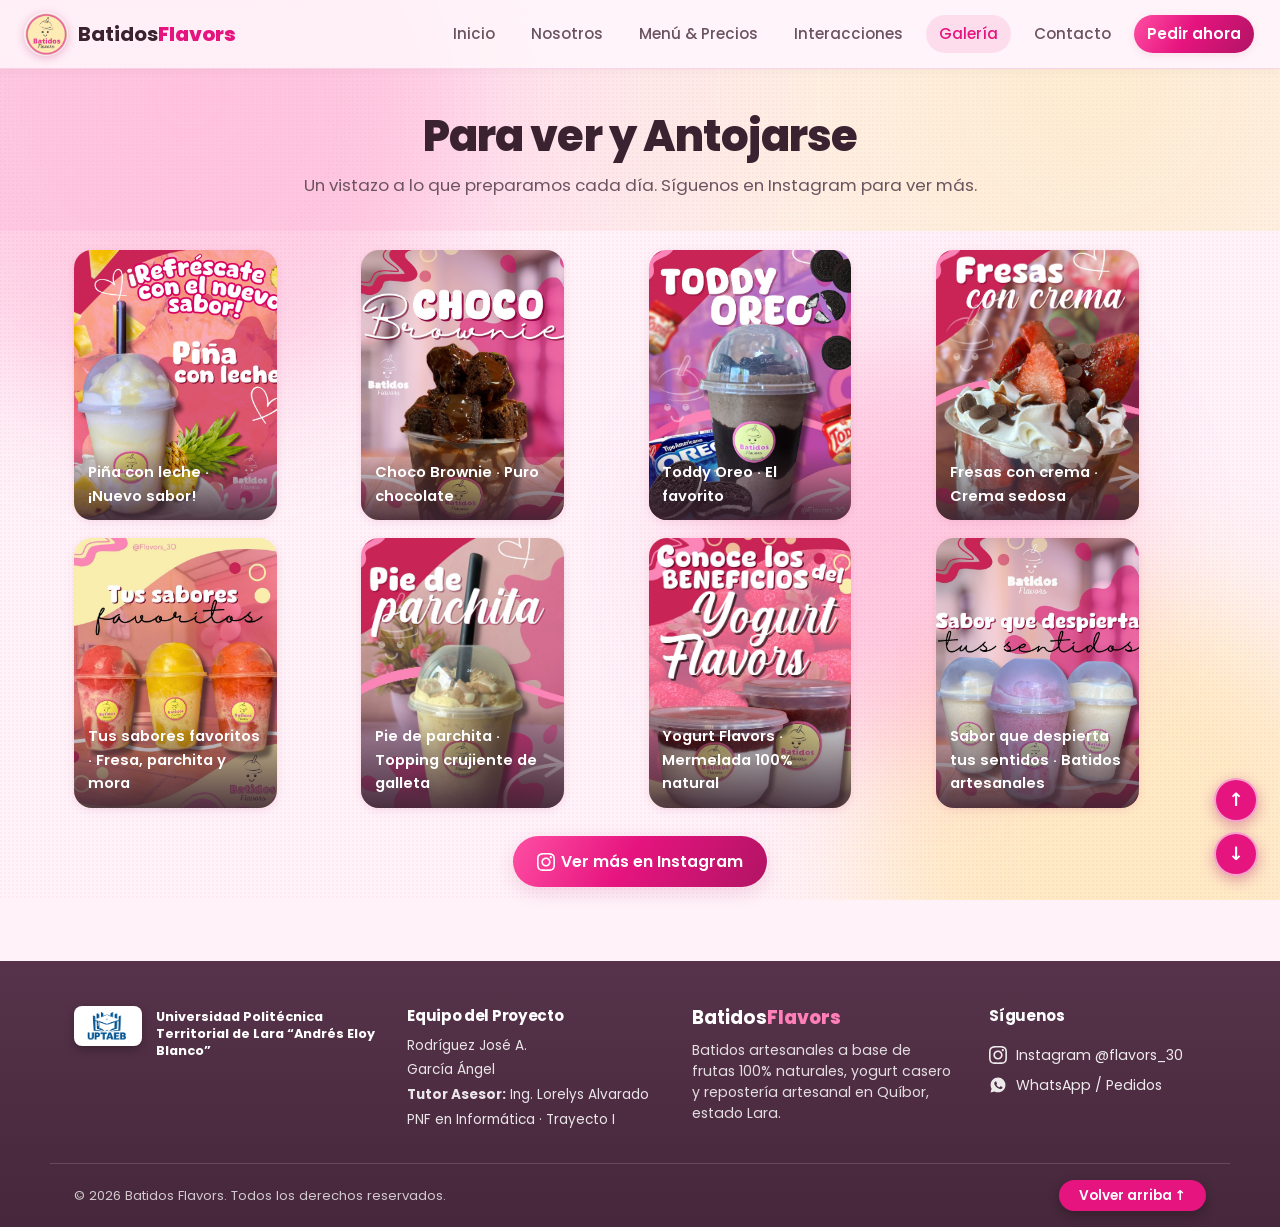
<file: web-defensa/galeria.html>
<!DOCTYPE html>
<html lang="es">
<head>
  <meta charset="UTF-8" />
  <meta name="viewport" content="width=device-width, initial-scale=1.0" />
  <meta name="description" content="Galería de Batidos Flavors: fotos de nuestros batidos, especiales y postres caseros en Quíbor, estado Lara." />
  <meta name="theme-color" content="#e6147f" />
  <title>Galería · Batidos Flavors</title>
  <!-- Favicon -->
  <link rel="icon" type="image/png" href="assets/logo.png" />
  <link rel="apple-touch-icon" href="assets/logo.png" />
  <link rel="preconnect" href="https://fonts.googleapis.com" />
  <link rel="preconnect" href="https://fonts.gstatic.com" crossorigin />
  <link href="https://fonts.googleapis.com/css2?family=Poppins:wght@300;400;500;600;700;800;900&family=Dancing+Script:wght@600;700&display=swap" rel="stylesheet" />
  <link rel="stylesheet" href="styles.css" />
</head>
<body id="top">
  <div class="bg-decor" aria-hidden="true">
    <span class="blob blob--1"></span><span class="blob blob--2"></span><span class="blob blob--3"></span><span class="grain"></span>
  </div>

  <header class="nav">
    <a href="index.html" class="nav__brand" aria-label="Batidos Flavors — inicio">
      <img src="assets/logo.png" alt="Logo Batidos Flavors" class="logo-mark" width="46" height="46" />
      <span class="nav__brand-txt">Batidos<strong>Flavors</strong></span>
    </a>
    <input type="checkbox" id="nav-toggle" class="nav__check" />
    <label for="nav-toggle" class="nav__burger" aria-label="Abrir menú"><span></span><span></span><span></span></label>
    <nav class="nav__menu">
      <a href="index.html">Inicio</a>
      <a href="nosotros.html">Nosotros</a>
      <a href="menu.html">Menú &amp; Precios</a>
      <a href="interacciones.html">Interacciones</a>
      <a href="galeria.html" class="is-active">Galería</a>
      <a href="contacto.html">Contacto</a>
      <a href="assets/whatsapp.png" target="_blank" rel="noopener" title="Ver captura de WhatsApp" target="_blank" rel="noopener" class="nav__cta">Pedir ahora</a>
    </nav>
  </header>

  <main>
    <!-- Portada de galería -->
    <section class="page-banner">
      <div class="hero__mesh" aria-hidden="true"></div>
      <div class="page-banner__inner reveal">
        <h1>Para ver y Antojarse</h1>
        <p>Un vistazo a lo que preparamos cada día. Síguenos en Instagram para ver más.</p>
      </div>
    </section>

    <!-- =========================================================================
     RECOMENDACIONES Y GUÍA PRÁCTICA DE MODIFICACIÓN: CUADRÍCULA DE FOTOS (.gallery)
     • ESTRUCTURA SEMÁNTICA Y ACCESIBILIDAD:
       - Cada fotografía utiliza la etiqueta semántica <figure class="g-item reveal-up"> con su
         respectiva imagen <img src="assets/..." alt="..." loading="lazy"> y leyenda <figcaption>.
       - El atributo loading="lazy" optimiza el rendimiento cargando las fotos solo cuando entran en pantalla.
     • CÓMO AGREGAR MÁS FOTOGRAFÍAS A LA GALERÍA:
       - Duplicar un bloque <figure class="g-item reveal-up">...</figure>.
       - Asignar la ruta de la nueva imagen en src="assets/galeria/..." y el texto descriptivo en <figcaption>.
     • CÓMO CAMBIAR EL NÚMERO DE COLUMNAS:
       - En styles.css, la regla .gallery tiene grid-template-columns: repeat(4, 1fr);
       - Para 3 columnas más grandes: cambiar a grid-template-columns: repeat(3, 1fr);
       - Para 2 columnas amplias: cambiar a grid-template-columns: repeat(2, 1fr);
     • CÓMO CAMBIAR LA ALTURA DE LAS FOTOS:
       - En styles.css, la regla .g-item tiene height: 270px; y aspect-ratio: 3/4;.
       - Para fotos cuadradas: cambiar aspect-ratio: 1/1;.
     ========================================================================= -->
    <!-- Cuadrícula de fotos -->
    <section class="section section--flush-top">
      <div class="gallery">
        <figure class="g-item g-item--1 reveal-up"><figcaption>Piña con leche · ¡Nuevo sabor!</figcaption></figure>
        <figure class="g-item g-item--2 reveal-up"><figcaption>Choco Brownie · Puro chocolate</figcaption></figure>
        <figure class="g-item g-item--3 reveal-up"><figcaption>Toddy Oreo · El favorito</figcaption></figure>
        <figure class="g-item g-item--4 reveal-up"><figcaption>Fresas con crema · Crema sedosa</figcaption></figure>
        <figure class="g-item g-item--7 reveal-up"><figcaption>Tus sabores favoritos · Fresa, parchita y mora</figcaption></figure>
        <figure class="g-item g-item--6 reveal-up"><figcaption>Pie de parchita · Topping crujiente de galleta</figcaption></figure>
        <figure class="g-item g-item--5 reveal-up"><figcaption>Yogurt Flavors · Mermelada 100% natural</figcaption></figure>
        <figure class="g-item g-item--8 reveal-up"><figcaption>Sabor que despierta tus sentidos · Batidos artesanales</figcaption></figure>
      </div>

      <div class="menu__cta reveal-up">
        <a href="assets/instagram.png" target="_blank" rel="noopener" title="Ver captura de Instagram" target="_blank" rel="noopener" class="btn btn--solid">
          <svg viewBox="0 0 24 24" width="18" height="18" fill="currentColor" aria-hidden="true"><path d="M12 2.163c3.204 0 3.584.012 4.85.07 3.252.148 4.771 1.691 4.919 4.919.058 1.265.069 1.645.069 4.849 0 3.205-.012 3.584-.069 4.849-.149 3.225-1.664 4.771-4.919 4.919-1.266.058-1.644.07-4.85.07-3.204 0-3.584-.012-4.849-.07-3.26-.149-4.771-1.699-4.919-4.92-.058-1.265-.07-1.644-.07-4.849 0-3.204.013-3.583.07-4.849.149-3.227 1.664-4.771 4.919-4.919 1.266-.057 1.645-.069 4.849-.069zm0-2.163c-3.259 0-3.667.014-4.947.072-4.358.2-6.78 2.618-6.98 6.98-.059 1.281-.073 1.689-.073 4.948 0 3.259.014 3.668.072 4.948.2 4.358 2.618 6.78 6.98 6.98 1.281.058 1.689.072 4.948.072 3.259 0 3.668-.014 4.948-.072 4.354-.2 6.782-2.618 6.979-6.98.059-1.28.073-1.689.073-4.948 0-3.259-.014-3.667-.072-4.947-.196-4.354-2.617-6.78-6.979-6.98-1.281-.059-1.69-.073-4.949-.073zm0 5.838c-3.403 0-6.162 2.759-6.162 6.162s2.759 6.163 6.162 6.163 6.162-2.759 6.162-6.163c0-3.403-2.759-6.162-6.162-6.162zm0 10.162c-2.209 0-4-1.79-4-4 0-2.209 1.791-4 4-4s4 1.791 4 4c0 2.21-1.791 4-4 4zm6.406-11.845c-.796 0-1.441.645-1.441 1.44s.645 1.44 1.441 1.44c.795 0 1.439-.645 1.439-1.44s-.644-1.44-1.439-1.44z"/></svg>
          Ver más en Instagram
        </a>
      </div>
    </section>
  </main>

  <!-- Pie de página -->
  <footer id="footer" class="footer">
        <div class="footer__inner">
      <!-- Columna 1: Universidad UPTAEB (Logo primero y letras al lado) -->
      <div class="footer__col footer__uni">
        <div class="footer__uni-brand">
          <img src="assets/logouniversidad.png" alt="Logo UPTAEB" class="footer__uni-logo" loading="lazy">
          <div class="footer__uni-text">
            <p class="uni-name">Universidad Politécnica Territorial de Lara “Andrés Eloy Blanco”</p>
          </div>
        </div>
      </div>

      <!-- Columna 2: Equipo de proyecto -->
      <div class="footer__col footer__team">
        <h4>Equipo del Proyecto</h4>
        <p>Rodríguez José A.</p>
        <p>García Ángel</p>
        <p class="footer__tutor"><strong>Tutor Asesor:</strong> Ing. Lorelys Alvarado</p>
        <p class="footer__career">PNF en Informática · Trayecto I</p>
      </div>

      <!-- Columna 3: Batidos Flavors -->
      <div class="footer__col footer__brand">
        <span class="nav__brand-txt">Batidos<strong>Flavors</strong></span>
        <p>Batidos artesanales a base de frutas 100% naturales, yogurt casero y repostería artesanal en Quíbor, estado Lara.</p>
      </div>

      <!-- Columna 4: Síguenos y contacto -->
      <div class="footer__col footer__social">
        <h4>Síguenos</h4>
        <a href="assets/instagram.png" target="_blank" rel="noopener">
          <svg viewBox="0 0 24 24" width="18" height="18" fill="currentColor" aria-hidden="true"><path d="M12 2.163c3.204 0 3.584.012 4.85.07 3.252.148 4.771 1.691 4.919 4.919.058 1.265.069 1.645.069 4.849 0 3.205-.012 3.584-.069 4.849-.149 3.225-1.664 4.771-4.919 4.919-1.266.058-1.644.07-4.85.07-3.204 0-3.584-.012-4.849-.07-3.26-.149-4.771-1.699-4.919-4.92-.058-1.265-.07-1.644-.07-4.849 0-3.204.013-3.583.07-4.849.149-3.227 1.664-4.771 4.919-4.919 1.266-.057 1.645-.069 4.849-.069zm0-2.163c-3.259 0-3.667.014-4.947.072-4.358.2-6.78 2.618-6.98 6.98-.059 1.281-.073 1.689-.073 4.948 0 3.259.014 3.668.072 4.948.2 4.358 2.618 6.78 6.98 6.98 1.281.058 1.689.072 4.948.072 3.259 0 3.668-.014 4.948-.072 4.354-.2 6.782-2.618 6.979-6.98.059-1.28.073-1.689.073-4.948 0-3.259-.014-3.667-.072-4.947-.196-4.354-2.617-6.78-6.979-6.98-1.281-.059-1.69-.073-4.949-.073zm0 5.838c-3.403 0-6.162 2.759-6.162 6.162s2.759 6.163 6.162 6.163 6.162-2.759 6.162-6.163c0-3.403-2.759-6.162-6.162-6.162zm0 10.162c-2.209 0-4-1.79-4-4 0-2.209 1.791-4 4-4s4 1.791 4 4c0 2.21-1.791 4-4 4zm6.406-11.845c-.796 0-1.441.645-1.441 1.44s.645 1.44 1.441 1.44c.795 0 1.439-.645 1.439-1.44s-.644-1.44-1.439-1.44z"/></svg>
          <span>Instagram @flavors_30</span>
        </a>
        <a href="assets/whatsapp.png" target="_blank" rel="noopener">
          <svg viewBox="0 0 24 24" width="18" height="18" fill="currentColor" aria-hidden="true"><path d="M12.04 2c-5.46 0-9.91 4.45-9.91 9.91 0 1.75.46 3.45 1.32 4.95L2.05 22l5.25-1.38c1.45.79 3.08 1.21 4.74 1.21 5.46 0 9.91-4.45 9.91-9.91 0-2.65-1.03-5.14-2.9-7.01A9.82 9.82 0 0 0 12.04 2zm5.79 14.07c-.24.68-1.39 1.3-1.92 1.38-.49.07-1.12.1-3.23-.77-2.69-1.11-4.43-3.85-4.57-4.03-.13-.18-1.09-1.45-1.09-2.77s.69-1.96.93-2.23c.24-.27.53-.34.71-.34.18 0 .35 0 .51.01.16.01.39-.06.6.46.23.54.78 1.9.85 2.04.07.14.11.3.02.48-.09.18-.14.29-.27.45-.14.16-.29.35-.41.47-.14.13-.28.28-.12.55.16.27.7 1.15 1.5 1.86 1.03.92 1.9 1.2 2.17 1.34.27.13.43.11.59-.07.16-.18.68-.79.86-1.06.18-.27.36-.23.61-.14.25.09 1.59.75 1.86.89.27.13.45.2.52.31.06.11.06.65-.18 1.33z"/></svg>
          <span>WhatsApp / Pedidos</span>
        </a>
      </div>
    </div>

    <!-- Barra inferior del pie de página -->
    <div class="footer__base">
      <p>© 2026 Batidos Flavors. Todos los derechos reservados.</p>
      <!-- Si necesitas botón flotante: agrega la clase "btn-top" aquí o usa position: fixed en CSS -->
      <a href="#top" class="footer__top-btn">Volver arriba ↑</a>
    </div>
  </footer>


  <!-- Botones de navegación flotante (subir / bajar) -->
  <div class="floating-nav" aria-label="Navegación rápida">
    <a href="#top" class="floating-btn" title="Ir al inicio" aria-label="Ir al inicio">↑</a>
    <a href="#footer" class="floating-btn" title="Ir al final" aria-label="Ir al final">↓</a>
  </div>
</body>
</html>
</file>
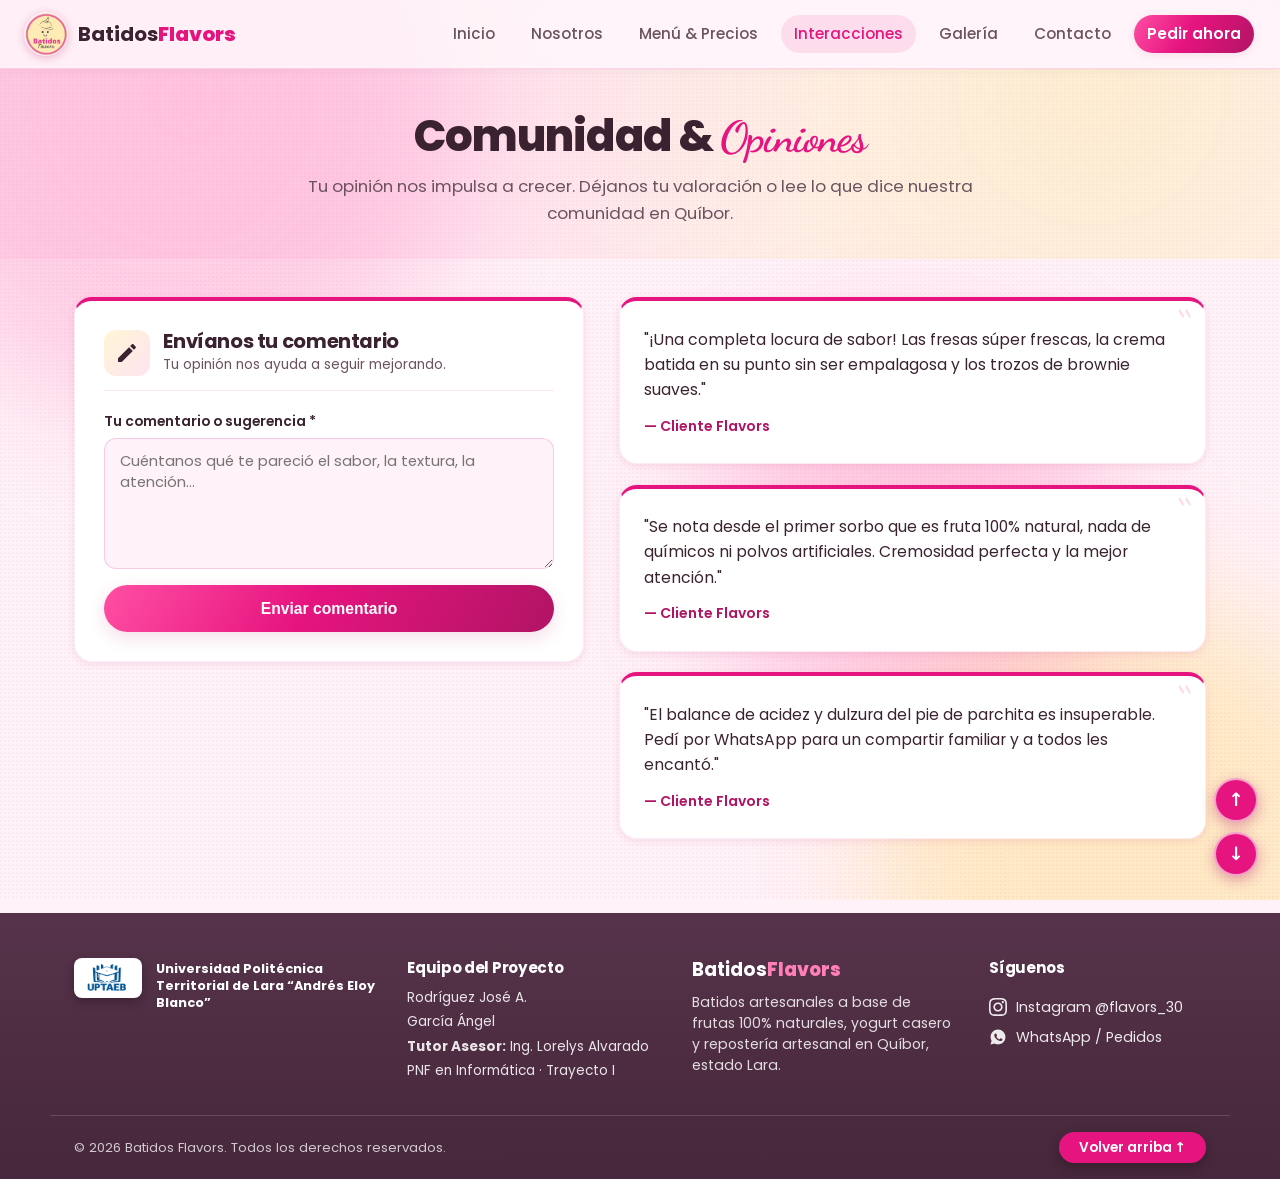
<file: web-defensa/interacciones.html>
<!DOCTYPE html>
<html lang="es">
<head>
  <meta charset="UTF-8" />
  <meta name="viewport" content="width=device-width, initial-scale=1.0" />
  <meta name="description" content="Comunidad y opiniones de Batidos Flavors: déjanos tu valoración y lee los comentarios de nuestros clientes en Quíbor." />
  <meta name="theme-color" content="#e6147f" />
  <title>Interacciones · Batidos Flavors</title>
  <link rel="icon" type="image/png" href="assets/logo.png" />
  <link rel="apple-touch-icon" href="assets/logo.png" />
  <link rel="preconnect" href="https://fonts.googleapis.com" />
  <link rel="preconnect" href="https://fonts.gstatic.com" crossorigin />
  <link href="https://fonts.googleapis.com/css2?family=Poppins:wght@300;400;500;600;700;800;900&family=Dancing+Script:wght@600;700&display=swap" rel="stylesheet" />
  <link rel="stylesheet" href="styles.css" />
</head>
<body id="top">

  <div class="bg-decor" aria-hidden="true">
    <span class="blob blob--1"></span>
    <span class="blob blob--2"></span>
    <span class="blob blob--3"></span>
    <span class="grain"></span>
  </div>

  <!-- Encabezado y navegación -->
  <header class="nav">
    <a href="index.html" class="nav__brand" aria-label="Batidos Flavors — inicio">
      <img src="assets/logo.png" alt="Logo Batidos Flavors" class="logo-mark" width="46" height="46" />
      <span class="nav__brand-txt">Batidos<strong>Flavors</strong></span>
    </a>
    <input type="checkbox" id="nav-toggle" class="nav__check" />
    <label for="nav-toggle" class="nav__burger" aria-label="Abrir menú"><span></span><span></span><span></span></label>
    <nav class="nav__menu">
      <a href="index.html">Inicio</a>
      <a href="nosotros.html">Nosotros</a>
      <a href="menu.html">Menú &amp; Precios</a>
      <a href="interacciones.html" class="is-active">Interacciones</a>
      <a href="galeria.html">Galería</a>
      <a href="contacto.html">Contacto</a>
      <a href="assets/whatsapp.png" target="_blank" rel="noopener" title="Ver captura de WhatsApp" class="nav__cta">Pedir ahora</a>
    </nav>
  </header>

  <main>
    <!-- Banner de encabezado -->
    <section class="page-banner">
      <div class="hero__mesh" aria-hidden="true"></div>
      <div class="page-banner__inner reveal">
        <h1>Comunidad &amp; <span class="script">Opiniones</span></h1>
        <p>Tu opinión nos impulsa a crecer. Déjanos tu valoración o lee lo que dice nuestra comunidad en Quíbor.</p>
      </div>
    </section>

    <!-- =========================================================================
     RECOMENDACIONES Y GUÍA PRÁCTICA DE MODIFICACIÓN: COMUNIDAD Y FORMULARIO DE OPINIONES
     • SISTEMA DE COMENTARIOS 100% HTML PURO (SIN JAVASCRIPT):
       - Utiliza Web3Forms API para procesar el envío de comentarios directamente por correo electrónico:
         <form action="https://api.web3forms.com/submit" method="POST" class="form-flavors">
       - Parámetros de configuración incluidos:
         * access_key: Clave pública del servicio para entrega inmediata.
         * subject: Asunto del correo de notificación recibido por el equipo.
         * redirect: Redirige al usuario a interacciones.html#enviado tras completar el envío.
         * botcheck: Campo trampa tipo honeypot para bloquear robots de spam automáticamente.
     • MODAL DE CONFIRMACIÓN CON CSS PURO (:target):
       - La ventana modal <div id="enviado" class="modal"> se activa cuando la URL termina en #enviado.
       - El selector CSS .modal:target activa display: flex con opacidad y efecto emergente.
       - El botón de cierre es un simple hipervínculo <a href="#" class="modal__backdrop"> que retira el hash.
     • FEED DE OPINIONES DE CLIENTES (.comentarios__feed):
       - Presenta testimonios reales de la comunidad utilizando etiquetas semánticas estándar <blockquote>.
       - Para añadir una opinión adicional: duplicar un bloque <blockquote class="quote reveal-up">.
     ========================================================================= -->
    <!-- Sección de comentarios (Trasladada desde contacto) -->
    <section class="section comentarios" id="comentarios">
      <div class="comentarios__grid">
        <!-- Formulario de comentarios -->
        <div class="comentarios__form-box reveal-up">
          <div class="comentarios__form-head">
            <span class="comentarios__icon" aria-hidden="true">
              <svg viewBox="0 0 24 24" width="24" height="24" fill="currentColor"><path d="M3 17.25V21h3.75L17.81 9.94l-3.75-3.75L3 17.25zM20.71 7.04c.39-.39.39-1.02 0-1.41l-2.34-2.34c-.39-.39-1.02-.39-1.41 0l-1.83 1.83 3.75 3.75 1.83-1.83z"/></svg>
            </span>
            <div>
              <h3>Envíanos tu comentario</h3>
              <p>Tu opinión nos ayuda a seguir mejorando.</p>
            </div>
          </div>

          <form action="https://api.web3forms.com/submit" method="POST" class="form-flavors">
            <!-- Configuración Web3Forms -->
            <input type="hidden" name="access_key" value="ee206d40-eca7-43f6-a774-2c4587c92f54" />
            <input type="hidden" name="subject" value="Nuevo comentario recibido en Batidos Flavors" />
            <input type="hidden" name="from_name" value="Web Batidos Flavors" />
            <!-- Redirección tras envío -->
            <input type="hidden" name="redirect" value="https://batidosflavors.shop/interacciones.html#enviado" />
            <!-- Filtro anti-spam -->
            <input type="checkbox" name="botcheck" class="form-honeypot" />

            <label for="comentario" class="form-group">
              <span class="form-group__label">Tu comentario o sugerencia *</span>
              <textarea id="comentario" name="comentario" rows="5" placeholder="Cuéntanos qué te pareció el sabor, la textura, la atención..." required></textarea>
            </label>

            <button type="submit" class="btn btn--solid btn--block">Enviar comentario</button>
          </form>
        </div>

        <!-- Opiniones de clientes -->
        <div class="comentarios__feed">
          <blockquote class="quote reveal-up">
            <p>"¡Una completa locura de sabor! Las fresas súper frescas, la crema batida en su punto sin ser empalagosa y los trozos de brownie suaves."</p>
            <footer>— Cliente Flavors</footer>
          </blockquote>

          <blockquote class="quote reveal-up">
            <p>"Se nota desde el primer sorbo que es fruta 100% natural, nada de químicos ni polvos artificiales. Cremosidad perfecta y la mejor atención."</p>
            <footer>— Cliente Flavors</footer>
          </blockquote>

          <blockquote class="quote reveal-up">
            <p>"El balance de acidez y dulzura del pie de parchita es insuperable. Pedí por WhatsApp para un compartir familiar y a todos les encantó."</p>
            <footer>— Cliente Flavors</footer>
          </blockquote>
        </div>
      </div>
    </section>

    <!-- Modal de confirmación -->
    <div id="enviado" class="modal" role="dialog" aria-modal="true" aria-labelledby="modal-title">
      <a href="#" class="modal__backdrop" aria-label="Cerrar modal"></a>
      <div class="modal__dialog">
        <a href="#" class="modal__close" aria-label="Cerrar ventana">&times;</a>
        <div class="modal__icon" aria-hidden="true">✓</div>
        <h3 id="modal-title">¡Comentario Enviado!</h3>
        <p>Muchas gracias por escribirnos. Tu opinión o sugerencia ha sido recibida con éxito por nuestro equipo en Quíbor.</p>
        <div class="modal__actions">
          <a href="#" class="btn btn--solid">Aceptar</a>
        </div>
      </div>
    </div>
  </main>

  <!-- Pie de página -->
  <footer id="footer" class="footer">
    <div class="footer__inner">
      <!-- Columna 1: Universidad UPTAEB (Logo primero y letras al lado) -->
      <div class="footer__col footer__uni">
        <div class="footer__uni-brand">
          <img src="assets/logouniversidad.png" alt="Logo UPTAEB" class="footer__uni-logo" loading="lazy">
          <div class="footer__uni-text">
            <p class="uni-name">Universidad Politécnica Territorial de Lara “Andrés Eloy Blanco”</p>
          </div>
        </div>
      </div>

      <!-- Columna 2: Equipo de proyecto -->
      <div class="footer__col footer__team">
        <h4>Equipo del Proyecto</h4>
        <p>Rodríguez José A.</p>
        <p>García Ángel</p>
        <p class="footer__tutor"><strong>Tutor Asesor:</strong> Ing. Lorelys Alvarado</p>
        <p class="footer__career">PNF en Informática · Trayecto I</p>
      </div>

      <!-- Columna 3: Batidos Flavors -->
      <div class="footer__col footer__brand">
        <span class="nav__brand-txt">Batidos<strong>Flavors</strong></span>
        <p>Batidos artesanales a base de frutas 100% naturales, yogurt casero y repostería artesanal en Quíbor, estado Lara.</p>
      </div>

      <!-- Columna 4: Síguenos y contacto -->
      <div class="footer__col footer__social">
        <h4>Síguenos</h4>
        <a href="assets/instagram.png" target="_blank" rel="noopener">
          <svg viewBox="0 0 24 24" width="18" height="18" fill="currentColor" aria-hidden="true"><path d="M12 2.163c3.204 0 3.584.012 4.85.07 3.252.148 4.771 1.691 4.919 4.919.058 1.265.069 1.645.069 4.849 0 3.205-.012 3.584-.069 4.849-.149 3.225-1.664 4.771-4.919 4.919-1.266.058-1.644.07-4.85.07-3.204 0-3.584-.012-4.849-.07-3.26-.149-4.771-1.699-4.919-4.92-.058-1.265-.07-1.644-.07-4.849 0-3.204.013-3.583.07-4.849.149-3.227 1.664-4.771 4.919-4.919 1.266-.057 1.645-.069 4.849-.069zm0-2.163c-3.259 0-3.667.014-4.947.072-4.358.2-6.78 2.618-6.98 6.98-.059 1.281-.073 1.689-.073 4.948 0 3.259.014 3.668.072 4.948.2 4.358 2.618 6.78 6.98 6.98 1.281.058 1.689.072 4.948.072 3.259 0 3.668-.014 4.948-.072 4.354-.2 6.782-2.618 6.979-6.98.059-1.28.073-1.689.073-4.948 0-3.259-.014-3.667-.072-4.947-.196-4.354-2.617-6.78-6.979-6.98-1.281-.059-1.69-.073-4.949-.073zm0 5.838c-3.403 0-6.162 2.759-6.162 6.162s2.759 6.163 6.162 6.163 6.162-2.759 6.162-6.163c0-3.403-2.759-6.162-6.162-6.162zm0 10.162c-2.209 0-4-1.79-4-4 0-2.209 1.791-4 4-4s4 1.791 4 4c0 2.21-1.791 4-4 4zm6.406-11.845c-.796 0-1.441.645-1.441 1.44s.645 1.44 1.441 1.44c.795 0 1.439-.645 1.439-1.44s-.644-1.44-1.439-1.44z"/></svg>
          <span>Instagram @flavors_30</span>
        </a>
        <a href="assets/whatsapp.png" target="_blank" rel="noopener">
          <svg viewBox="0 0 24 24" width="18" height="18" fill="currentColor" aria-hidden="true"><path d="M12.04 2c-5.46 0-9.91 4.45-9.91 9.91 0 1.75.46 3.45 1.32 4.95L2.05 22l5.25-1.38c1.45.79 3.08 1.21 4.74 1.21 5.46 0 9.91-4.45 9.91-9.91 0-2.65-1.03-5.14-2.9-7.01A9.82 9.82 0 0 0 12.04 2zm5.79 14.07c-.24.68-1.39 1.3-1.92 1.38-.49.07-1.12.1-3.23-.77-2.69-1.11-4.43-3.85-4.57-4.03-.13-.18-1.09-1.45-1.09-2.77s.69-1.96.93-2.23c.24-.27.53-.34.71-.34.18 0 .35 0 .51.01.16.01.39-.06.6.46.23.54.78 1.9.85 2.04.07.14.11.3.02.48-.09.18-.14.29-.27.45-.14.16-.29.35-.41.47-.14.13-.28.28-.12.55.16.27.7 1.15 1.5 1.86 1.03.92 1.9 1.2 2.17 1.34.27.13.43.11.59-.07.16-.18.68-.79.86-1.06.18-.27.36-.23.61-.14.25.09 1.59.75 1.86.89.27.13.45.2.52.31.06.11.06.65-.18 1.33z"/></svg>
          <span>WhatsApp / Pedidos</span>
        </a>
      </div>
    </div>

    <!-- Barra inferior del pie de página -->
    <div class="footer__base">
      <p>© 2026 Batidos Flavors. Todos los derechos reservados.</p>
      <a href="#top" class="footer__top-btn">Volver arriba ↑</a>
    </div>
  </footer>

  <!-- Botones de navegación flotante (subir / bajar) -->
  <div class="floating-nav" aria-label="Navegación rápida">
    <a href="#top" class="floating-btn" title="Ir al inicio" aria-label="Ir al inicio">↑</a>
    <a href="#footer" class="floating-btn" title="Ir al final" aria-label="Ir al final">↓</a>
  </div>

</body>
</html>
</file>
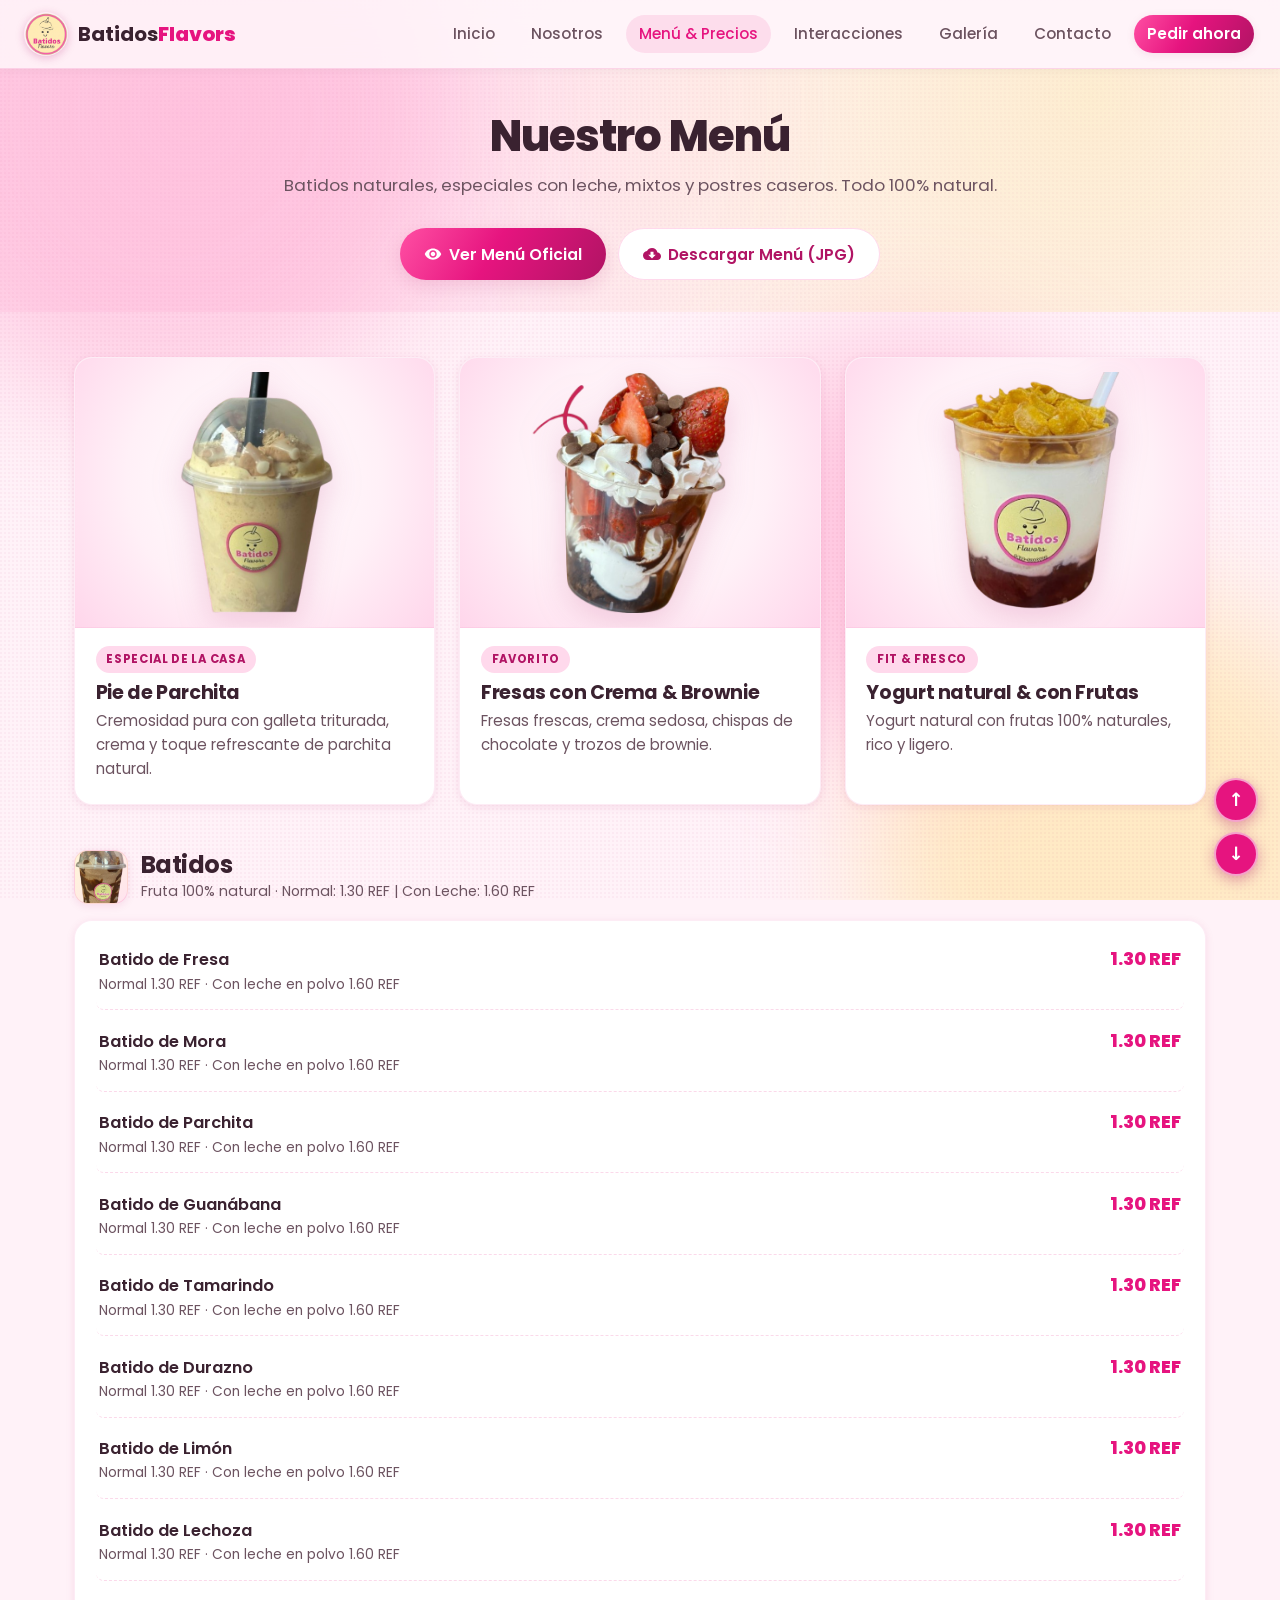
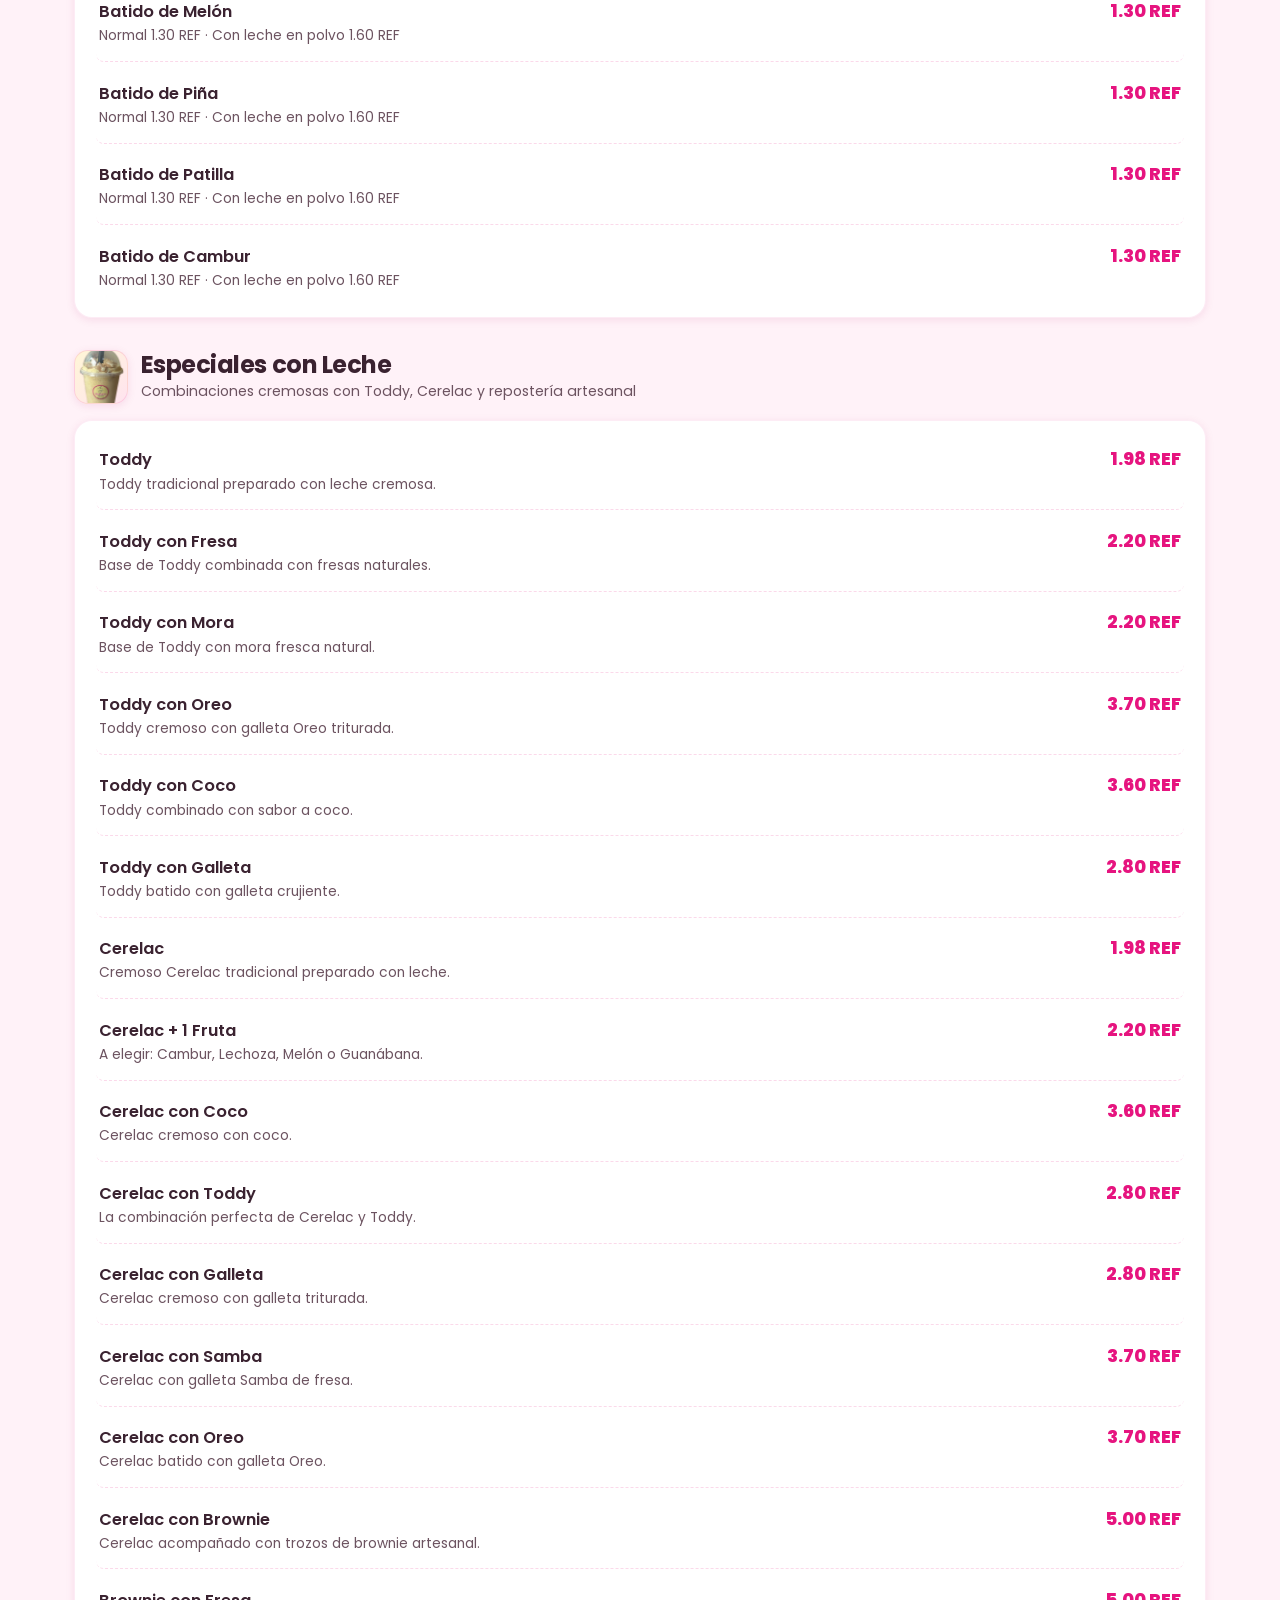
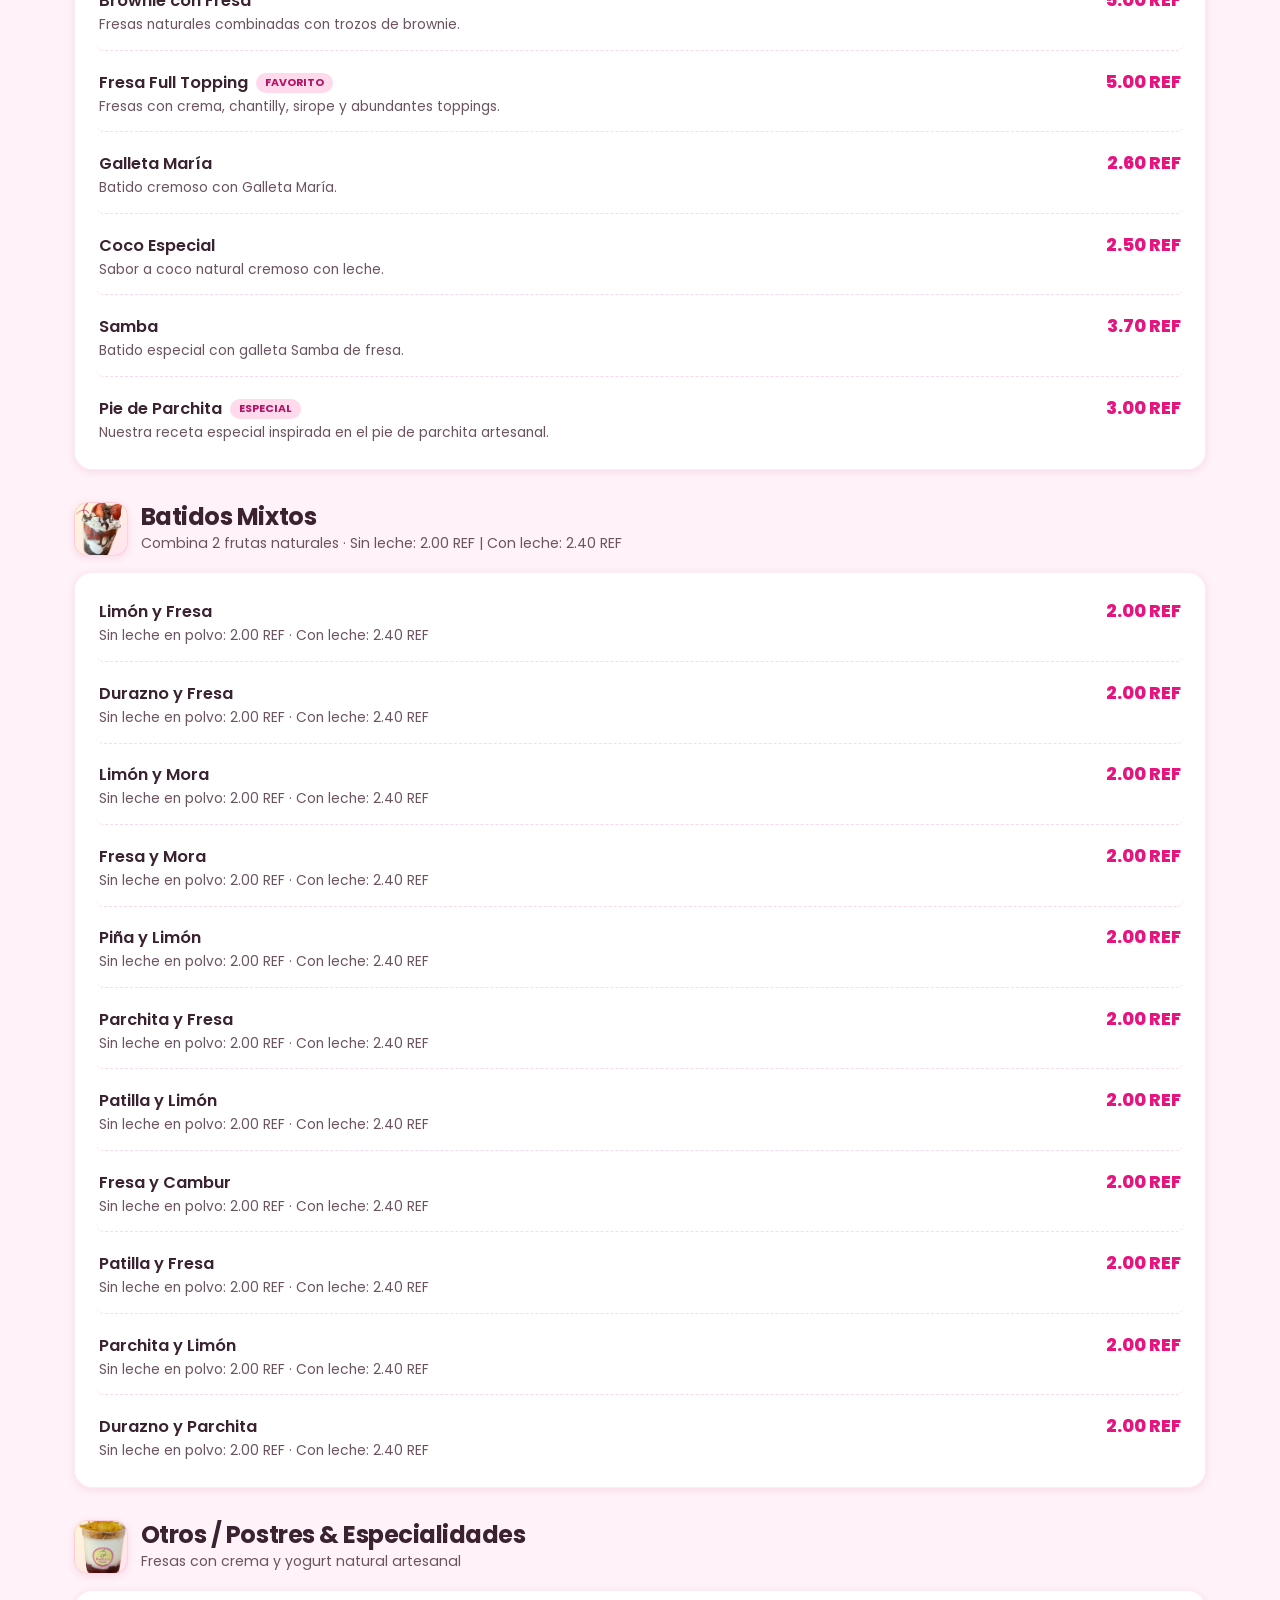
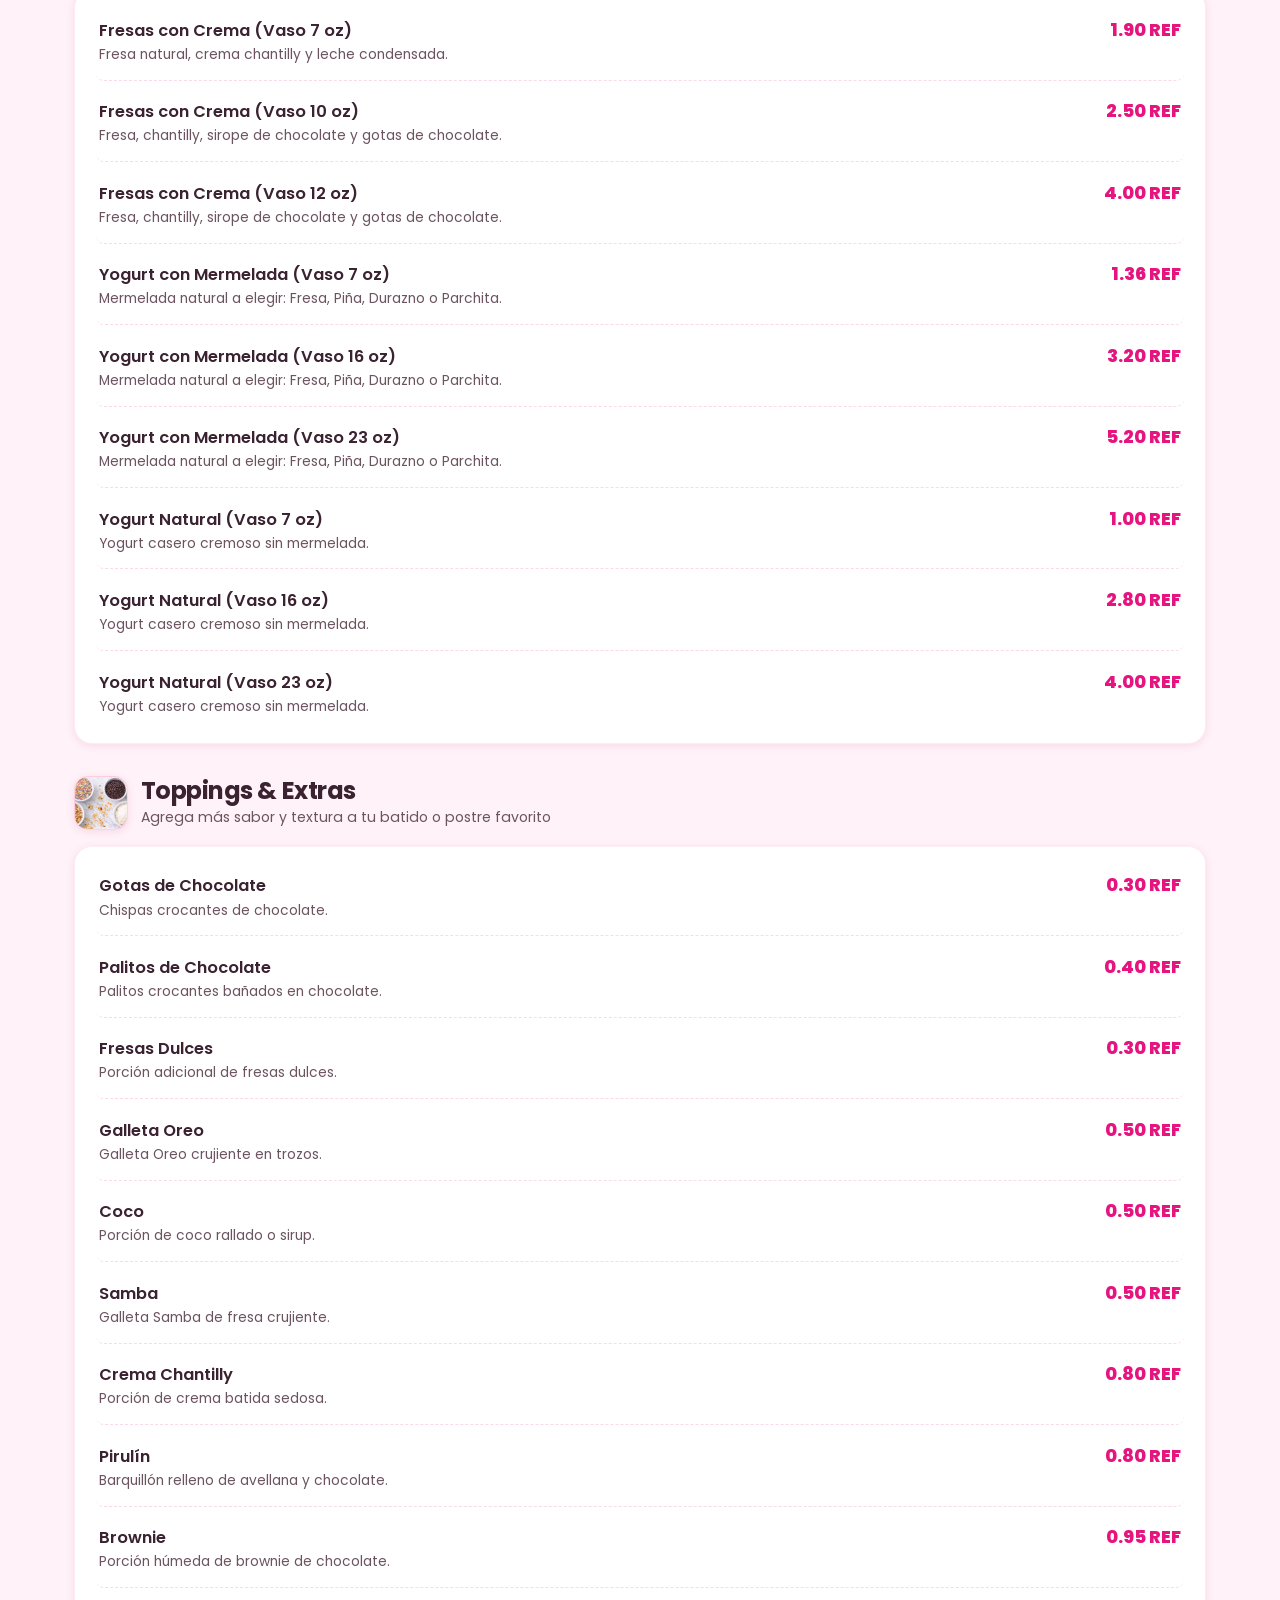
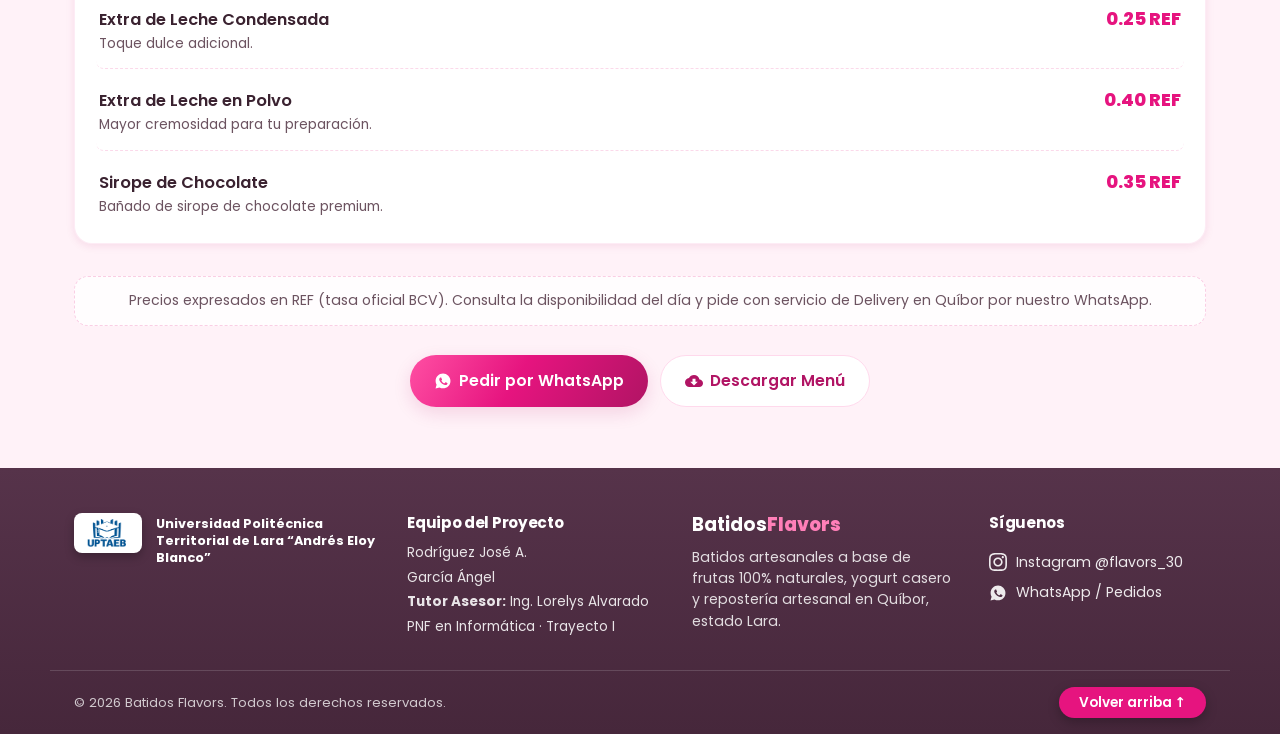
<file: web-defensa/menu.html>
<!DOCTYPE html>
<html lang="es">
<head>
  <meta charset="UTF-8" />
  <meta name="viewport" content="width=device-width, initial-scale=1.0" />
  <meta name="description" content="Menú y precios de Batidos Flavors: batidos naturales, especiales con leche, mixtos y postres caseros en Quíbor, estado Lara." />
  <meta name="theme-color" content="#e6147f" />
  <title>Menú &amp; Precios · Batidos Flavors</title>
  <!-- Favicon -->
  <link rel="icon" type="image/png" href="assets/logo.png" />
  <link rel="apple-touch-icon" href="assets/logo.png" />
  <link rel="preconnect" href="https://fonts.googleapis.com" />
  <link rel="preconnect" href="https://fonts.gstatic.com" crossorigin />
  <link href="https://fonts.googleapis.com/css2?family=Poppins:wght@300;400;500;600;700;800;900&family=Dancing+Script:wght@600;700&display=swap" rel="stylesheet" />
  <link rel="stylesheet" href="styles.css" />
</head>
<body id="top">
  <div class="bg-decor" aria-hidden="true">
    <span class="blob blob--1"></span><span class="blob blob--2"></span><span class="blob blob--3"></span><span class="grain"></span>
  </div>

  <header class="nav">
    <a href="index.html" class="nav__brand" aria-label="Batidos Flavors — inicio">
      <img src="assets/logo.png" alt="Logo Batidos Flavors" class="logo-mark" width="46" height="46" />
      <span class="nav__brand-txt">Batidos<strong>Flavors</strong></span>
    </a>
    <input type="checkbox" id="nav-toggle" class="nav__check" />
    <label for="nav-toggle" class="nav__burger" aria-label="Abrir menú"><span></span><span></span><span></span></label>
    <nav class="nav__menu">
      <a href="index.html">Inicio</a>
      <a href="nosotros.html">Nosotros</a>
      <a href="menu.html" class="is-active">Menú &amp; Precios</a>
      <a href="interacciones.html">Interacciones</a>
      <a href="galeria.html">Galería</a>
      <a href="contacto.html">Contacto</a>
      <a href="assets/whatsapp.png" target="_blank" rel="noopener" title="Ver captura de WhatsApp" target="_blank" rel="noopener" class="nav__cta">Pedir ahora</a>
    </nav>
  </header>

  <main>
    <!-- Portada de menú -->
    <section class="page-banner">
      <div class="hero__mesh" aria-hidden="true"></div>
      <div class="page-banner__inner reveal">
        <h1>Nuestro Menú</h1>
        <p>Batidos naturales, especiales con leche, mixtos y postres caseros. Todo 100% natural.</p>
        <div class="menu__cta">
          <a href="ver-menu.html" class="btn btn--solid">
            <svg viewBox="0 0 24 24" width="18" height="18" fill="currentColor" aria-hidden="true"><path d="M12 4.5C7 4.5 2.73 7.61 1 12c1.73 4.39 6 7.5 11 7.5s9.27-3.11 11-7.5c-1.73-4.39-6-7.5-11-7.5zM12 17c-2.76 0-5-2.24-5-5s2.24-5 5-5 5 2.24 5 5-2.24 5-5 5zm0-8c-1.66 0-3 1.34-3 3s1.34 3 3 3 3-1.34 3-3-1.34-3-3-3z"/></svg>
            Ver Menú Oficial
          </a>
          <a href="assets/menu.jpg" download="Menu-Batidos-Flavors.jpg" class="btn btn--ghost">
            <svg viewBox="0 0 24 24" width="18" height="18" fill="currentColor" aria-hidden="true"><path d="M19.35 10.04C18.67 6.59 15.64 4 12 4 9.11 4 6.6 5.64 5.35 8.04 2.34 8.36 0 10.91 0 14c0 3.31 2.69 6 6 6h13c2.76 0 5-2.24 5-5 0-2.64-2.05-4.78-4.65-4.96zM17 13l-5 5-5-5h3V9h4v4h3z"/></svg>
            Descargar Menú (JPG)
          </a>
        </div>
      </div>
    </section>

   <!-- Tarjetas destacadas -->
    <section class="section">
      <div class="cards">
        <article class="card reveal-up">
          <div class="card__img">
            <img src="assets/menu-pie-limon.png" alt="Pie de Parchita" loading="lazy">
          </div>
          <div class="card__body">
            <span class="tag">Especial de la casa</span>
            <h3>Pie de Parchita</h3>
            <p>Cremosidad pura con galleta triturada, crema y toque refrescante de parchita natural.</p>
          </div>
        </article>
        <article class="card reveal-up">
          <div class="card__img">
            <img src="assets/menu-fresa-brownie.png" alt="Fresas con Crema &amp; Brownie" loading="lazy">
          </div>
          <div class="card__body">
            <span class="tag">Favorito</span>
            <h3>Fresas con Crema &amp; Brownie</h3>
            <p>Fresas frescas, crema sedosa, chispas de chocolate y trozos de brownie.</p>
          </div>
        </article>
        <article class="card reveal-up">
          <div class="card__img">
            <img src="assets/menu-yogur-cereal.png" alt="Yogurt natural &amp; con Frutas" loading="lazy">
          </div>
          <div class="card__body">
            <span class="tag">Fit &amp; fresco</span>
            <h3>Yogurt natural &amp; con Frutas</h3>
            <p>Yogurt natural con frutas 100% naturales, rico y ligero.</p>
          </div>
        </article>
      </div>
    </section>

    <!-- =========================================================================
     RECOMENDACIONES Y GUÍA PRÁCTICA DE MODIFICACIÓN: CATÁLOGO DE PRECIOS (.price-block)
     • ORGANIZACIÓN EN CATEGORÍAS TEMÁTICAS (.price-cat):
       1. Batidos naturales (1.30 REF normal / 1.60 REF con leche)
       2. Especiales con Leche (Toddy, Cerelac, Galleta María, Samba, Pie de Parchita)
       3. Batidos Mixtos (2.00 REF sin leche / 2.40 REF con leche)
       4. Otros / Postres y Especialidades (Fresas con Crema y Yogurt natural/mermelada)
       5. Toppings & Extras (0.25 a 0.95 REF)
     • CÓMO AGREGAR UN PRODUCTO O SABOR NUEVO:
       - Duplicar una fila <div class="price-row">...</div> dentro de la categoría deseada:
         * <div class="price-row__name"><b>Nombre</b><p>Ingredientes</p></div>
         * <span class="price-row__val">Precio REF</span>
     • CÓMO EDITAR O ACTUALIZAR PRECIOS:
       - Modificar el texto dentro de <span class="price-row__val">1.60 REF</span>.
       - Para cambiar el color de los precios: en styles.css modificar .price-row__val { color: var(--pink); }.
     • CÓMO AGREGAR UNA CATEGORÍA COMPLETA NUEVA:
       - Duplicar un bloque <article class="price-cat reveal-up">...</article> completo con su
         cabecera .price-cat__head y su lista de productos .price-list.
     ========================================================================= -->
    <!-- Catálogo de precios -->
    <div class="price-block">

      <!-- 1. Batidos -->
      <div class="price-cat reveal-up">
        <div class="price-cat__head">
          <span class="ic"><img src="assets/menu-batido-chocolate.png" alt="Batidos naturales" loading="lazy"></span>
          <div>
            <h2>Batidos</h2>
            <p>Fruta 100% natural · Normal: 1.30 REF | Con Leche: 1.60 REF</p>
          </div>
        </div>
        <div class="price-list">
          <div class="price-row"><div class="price-row__name"><b>Batido de Fresa</b><p>Normal 1.30 REF · Con leche en polvo 1.60 REF</p></div><div class="price-row__val">1.30 REF</div></div>
          <div class="price-row"><div class="price-row__name"><b>Batido de Mora</b><p>Normal 1.30 REF · Con leche en polvo 1.60 REF</p></div><div class="price-row__val">1.30 REF</div></div>
          <div class="price-row"><div class="price-row__name"><b>Batido de Parchita</b><p>Normal 1.30 REF · Con leche en polvo 1.60 REF</p></div><div class="price-row__val">1.30 REF</div></div>
          <div class="price-row"><div class="price-row__name"><b>Batido de Guanábana</b><p>Normal 1.30 REF · Con leche en polvo 1.60 REF</p></div><div class="price-row__val">1.30 REF</div></div>
          <div class="price-row"><div class="price-row__name"><b>Batido de Tamarindo</b><p>Normal 1.30 REF · Con leche en polvo 1.60 REF</p></div><div class="price-row__val">1.30 REF</div></div>
          <div class="price-row"><div class="price-row__name"><b>Batido de Durazno</b><p>Normal 1.30 REF · Con leche en polvo 1.60 REF</p></div><div class="price-row__val">1.30 REF</div></div>
          <div class="price-row"><div class="price-row__name"><b>Batido de Limón</b><p>Normal 1.30 REF · Con leche en polvo 1.60 REF</p></div><div class="price-row__val">1.30 REF</div></div>
          <div class="price-row"><div class="price-row__name"><b>Batido de Lechoza</b><p>Normal 1.30 REF · Con leche en polvo 1.60 REF</p></div><div class="price-row__val">1.30 REF</div></div>
          <div class="price-row"><div class="price-row__name"><b>Batido de Melón</b><p>Normal 1.30 REF · Con leche en polvo 1.60 REF</p></div><div class="price-row__val">1.30 REF</div></div>
          <div class="price-row"><div class="price-row__name"><b>Batido de Piña</b><p>Normal 1.30 REF · Con leche en polvo 1.60 REF</p></div><div class="price-row__val">1.30 REF</div></div>
          <div class="price-row"><div class="price-row__name"><b>Batido de Patilla</b><p>Normal 1.30 REF · Con leche en polvo 1.60 REF</p></div><div class="price-row__val">1.30 REF</div></div>
          <div class="price-row"><div class="price-row__name"><b>Batido de Cambur</b><p>Normal 1.30 REF · Con leche en polvo 1.60 REF</p></div><div class="price-row__val">1.30 REF</div></div>
        </div>
      </div>

      <!-- 2. Especiales con leche -->
      <div class="price-cat reveal-up">
        <div class="price-cat__head">
          <span class="ic"><img src="assets/menu-pie-limon.png" alt="Especiales con leche" loading="lazy"></span>
          <div>
            <h2>Especiales con Leche</h2>
            <p>Combinaciones cremosas con Toddy, Cerelac y repostería artesanal</p>
          </div>
        </div>
        <div class="price-list">
          <div class="price-row"><div class="price-row__name"><b>Toddy</b><p>Toddy tradicional preparado con leche cremosa.</p></div><div class="price-row__val">1.98 REF</div></div>
          <div class="price-row"><div class="price-row__name"><b>Toddy con Fresa</b><p>Base de Toddy combinada con fresas naturales.</p></div><div class="price-row__val">2.20 REF</div></div>
          <div class="price-row"><div class="price-row__name"><b>Toddy con Mora</b><p>Base de Toddy con mora fresca natural.</p></div><div class="price-row__val">2.20 REF</div></div>
          <div class="price-row"><div class="price-row__name"><b>Toddy con Oreo</b><p>Toddy cremoso con galleta Oreo triturada.</p></div><div class="price-row__val">3.70 REF</div></div>
          <div class="price-row"><div class="price-row__name"><b>Toddy con Coco</b><p>Toddy combinado con sabor a coco.</p></div><div class="price-row__val">3.60 REF</div></div>
          <div class="price-row"><div class="price-row__name"><b>Toddy con Galleta</b><p>Toddy batido con galleta crujiente.</p></div><div class="price-row__val">2.80 REF</div></div>
          <div class="price-row"><div class="price-row__name"><b>Cerelac</b><p>Cremoso Cerelac tradicional preparado con leche.</p></div><div class="price-row__val">1.98 REF</div></div>
          <div class="price-row"><div class="price-row__name"><b>Cerelac + 1 Fruta</b><p>A elegir: Cambur, Lechoza, Melón o Guanábana.</p></div><div class="price-row__val">2.20 REF</div></div>
          <div class="price-row"><div class="price-row__name"><b>Cerelac con Coco</b><p>Cerelac cremoso con coco.</p></div><div class="price-row__val">3.60 REF</div></div>
          <div class="price-row"><div class="price-row__name"><b>Cerelac con Toddy</b><p>La combinación perfecta de Cerelac y Toddy.</p></div><div class="price-row__val">2.80 REF</div></div>
          <div class="price-row"><div class="price-row__name"><b>Cerelac con Galleta</b><p>Cerelac cremoso con galleta triturada.</p></div><div class="price-row__val">2.80 REF</div></div>
          <div class="price-row"><div class="price-row__name"><b>Cerelac con Samba</b><p>Cerelac con galleta Samba de fresa.</p></div><div class="price-row__val">3.70 REF</div></div>
          <div class="price-row"><div class="price-row__name"><b>Cerelac con Oreo</b><p>Cerelac batido con galleta Oreo.</p></div><div class="price-row__val">3.70 REF</div></div>
          <div class="price-row"><div class="price-row__name"><b>Cerelac con Brownie</b><p>Cerelac acompañado con trozos de brownie artesanal.</p></div><div class="price-row__val">5.00 REF</div></div>
          <div class="price-row"><div class="price-row__name"><b>Brownie con Fresa</b><p>Fresas naturales combinadas con trozos de brownie.</p></div><div class="price-row__val">5.00 REF</div></div>
          <div class="price-row"><div class="price-row__name"><b>Fresa Full Topping</b><span class="price-row__tag">Favorito</span><p>Fresas con crema, chantilly, sirope y abundantes toppings.</p></div><div class="price-row__val">5.00 REF</div></div>
          <div class="price-row"><div class="price-row__name"><b>Galleta María</b><p>Batido cremoso con Galleta María.</p></div><div class="price-row__val">2.60 REF</div></div>
          <div class="price-row"><div class="price-row__name"><b>Coco Especial</b><p>Sabor a coco natural cremoso con leche.</p></div><div class="price-row__val">2.50 REF</div></div>
          <div class="price-row"><div class="price-row__name"><b>Samba</b><p>Batido especial con galleta Samba de fresa.</p></div><div class="price-row__val">3.70 REF</div></div>
          <div class="price-row"><div class="price-row__name"><b>Pie de Parchita</b><span class="price-row__tag">Especial</span><p>Nuestra receta especial inspirada en el pie de parchita artesanal.</p></div><div class="price-row__val">3.00 REF</div></div>
        </div>
      </div>

      <!-- 3. Batidos mixtos -->
      <div class="price-cat reveal-up">
        <div class="price-cat__head">
          <span class="ic"><img src="assets/menu-fresa-brownie.png" alt="Batidos mixtos" loading="lazy"></span>
          <div>
            <h2>Batidos Mixtos</h2>
            <p>Combina 2 frutas naturales · Sin leche: 2.00 REF | Con leche: 2.40 REF</p>
          </div>
        </div>
        <div class="price-list">
          <div class="price-row"><div class="price-row__name"><b>Limón y Fresa</b><p>Sin leche en polvo: 2.00 REF · Con leche: 2.40 REF</p></div><div class="price-row__val">2.00 REF</div></div>
          <div class="price-row"><div class="price-row__name"><b>Durazno y Fresa</b><p>Sin leche en polvo: 2.00 REF · Con leche: 2.40 REF</p></div><div class="price-row__val">2.00 REF</div></div>
          <div class="price-row"><div class="price-row__name"><b>Limón y Mora</b><p>Sin leche en polvo: 2.00 REF · Con leche: 2.40 REF</p></div><div class="price-row__val">2.00 REF</div></div>
          <div class="price-row"><div class="price-row__name"><b>Fresa y Mora</b><p>Sin leche en polvo: 2.00 REF · Con leche: 2.40 REF</p></div><div class="price-row__val">2.00 REF</div></div>
          <div class="price-row"><div class="price-row__name"><b>Piña y Limón</b><p>Sin leche en polvo: 2.00 REF · Con leche: 2.40 REF</p></div><div class="price-row__val">2.00 REF</div></div>
          <div class="price-row"><div class="price-row__name"><b>Parchita y Fresa</b><p>Sin leche en polvo: 2.00 REF · Con leche: 2.40 REF</p></div><div class="price-row__val">2.00 REF</div></div>
          <div class="price-row"><div class="price-row__name"><b>Patilla y Limón</b><p>Sin leche en polvo: 2.00 REF · Con leche: 2.40 REF</p></div><div class="price-row__val">2.00 REF</div></div>
          <div class="price-row"><div class="price-row__name"><b>Fresa y Cambur</b><p>Sin leche en polvo: 2.00 REF · Con leche: 2.40 REF</p></div><div class="price-row__val">2.00 REF</div></div>
          <div class="price-row"><div class="price-row__name"><b>Patilla y Fresa</b><p>Sin leche en polvo: 2.00 REF · Con leche: 2.40 REF</p></div><div class="price-row__val">2.00 REF</div></div>
          <div class="price-row"><div class="price-row__name"><b>Parchita y Limón</b><p>Sin leche en polvo: 2.00 REF · Con leche: 2.40 REF</p></div><div class="price-row__val">2.00 REF</div></div>
          <div class="price-row"><div class="price-row__name"><b>Durazno y Parchita</b><p>Sin leche en polvo: 2.00 REF · Con leche: 2.40 REF</p></div><div class="price-row__val">2.00 REF</div></div>
        </div>
      </div>

      <!-- 4. Postres y especialidades -->
      <div class="price-cat reveal-up">
        <div class="price-cat__head">
          <span class="ic"><img src="assets/menu-yogur-cereal.png" alt="Postres y especialidades" loading="lazy"></span>
          <div>
            <h2>Otros / Postres &amp; Especialidades</h2>
            <p>Fresas con crema y yogurt natural artesanal</p>
          </div>
        </div>
        <div class="price-list">
          <div class="price-row"><div class="price-row__name"><b>Fresas con Crema (Vaso 7 oz)</b><p>Fresa natural, crema chantilly y leche condensada.</p></div><div class="price-row__val">1.90 REF</div></div>
          <div class="price-row"><div class="price-row__name"><b>Fresas con Crema (Vaso 10 oz)</b><p>Fresa, chantilly, sirope de chocolate y gotas de chocolate.</p></div><div class="price-row__val">2.50 REF</div></div>
          <div class="price-row"><div class="price-row__name"><b>Fresas con Crema (Vaso 12 oz)</b><p>Fresa, chantilly, sirope de chocolate y gotas de chocolate.</p></div><div class="price-row__val">4.00 REF</div></div>
          <div class="price-row"><div class="price-row__name"><b>Yogurt con Mermelada (Vaso 7 oz)</b><p>Mermelada natural a elegir: Fresa, Piña, Durazno o Parchita.</p></div><div class="price-row__val">1.36 REF</div></div>
          <div class="price-row"><div class="price-row__name"><b>Yogurt con Mermelada (Vaso 16 oz)</b><p>Mermelada natural a elegir: Fresa, Piña, Durazno o Parchita.</p></div><div class="price-row__val">3.20 REF</div></div>
          <div class="price-row"><div class="price-row__name"><b>Yogurt con Mermelada (Vaso 23 oz)</b><p>Mermelada natural a elegir: Fresa, Piña, Durazno o Parchita.</p></div><div class="price-row__val">5.20 REF</div></div>
          <div class="price-row"><div class="price-row__name"><b>Yogurt Natural (Vaso 7 oz)</b><p>Yogurt casero cremoso sin mermelada.</p></div><div class="price-row__val">1.00 REF</div></div>
          <div class="price-row"><div class="price-row__name"><b>Yogurt Natural (Vaso 16 oz)</b><p>Yogurt casero cremoso sin mermelada.</p></div><div class="price-row__val">2.80 REF</div></div>
          <div class="price-row"><div class="price-row__name"><b>Yogurt Natural (Vaso 23 oz)</b><p>Yogurt casero cremoso sin mermelada.</p></div><div class="price-row__val">4.00 REF</div></div>
        </div>
      </div>

      <!-- 5. Toppings y extras -->
      <div class="price-cat reveal-up">
        <div class="price-cat__head">
          <span class="ic"><img src="assets/topins.png" alt="Toppings y extras" loading="lazy"></span>
          <div>
            <h2>Toppings &amp; Extras</h2>
            <p>Agrega más sabor y textura a tu batido o postre favorito</p>
          </div>
        </div>
        <div class="price-list">
          <div class="price-row"><div class="price-row__name"><b>Gotas de Chocolate</b><p>Chispas crocantes de chocolate.</p></div><div class="price-row__val">0.30 REF</div></div>
          <div class="price-row"><div class="price-row__name"><b>Palitos de Chocolate</b><p>Palitos crocantes bañados en chocolate.</p></div><div class="price-row__val">0.40 REF</div></div>
          <div class="price-row"><div class="price-row__name"><b>Fresas Dulces</b><p>Porción adicional de fresas dulces.</p></div><div class="price-row__val">0.30 REF</div></div>
          <div class="price-row"><div class="price-row__name"><b>Galleta Oreo</b><p>Galleta Oreo crujiente en trozos.</p></div><div class="price-row__val">0.50 REF</div></div>
          <div class="price-row"><div class="price-row__name"><b>Coco</b><p>Porción de coco rallado o sirup.</p></div><div class="price-row__val">0.50 REF</div></div>
          <div class="price-row"><div class="price-row__name"><b>Samba</b><p>Galleta Samba de fresa crujiente.</p></div><div class="price-row__val">0.50 REF</div></div>
          <div class="price-row"><div class="price-row__name"><b>Crema Chantilly</b><p>Porción de crema batida sedosa.</p></div><div class="price-row__val">0.80 REF</div></div>
          <div class="price-row"><div class="price-row__name"><b>Pirulín</b><p>Barquillón relleno de avellana y chocolate.</p></div><div class="price-row__val">0.80 REF</div></div>
          <div class="price-row"><div class="price-row__name"><b>Brownie</b><p>Porción húmeda de brownie de chocolate.</p></div><div class="price-row__val">0.95 REF</div></div>
          <div class="price-row"><div class="price-row__name"><b>Extra de Leche Condensada</b><p>Toque dulce adicional.</p></div><div class="price-row__val">0.25 REF</div></div>
          <div class="price-row"><div class="price-row__name"><b>Extra de Leche en Polvo</b><p>Mayor cremosidad para tu preparación.</p></div><div class="price-row__val">0.40 REF</div></div>
          <div class="price-row"><div class="price-row__name"><b>Sirope de Chocolate</b><p>Bañado de sirope de chocolate premium.</p></div><div class="price-row__val">0.35 REF</div></div>
        </div>
      </div>

      <p class="price-note reveal-up">Precios expresados en REF (tasa oficial BCV). Consulta la disponibilidad del día y pide con servicio de Delivery en Quíbor por nuestro WhatsApp.</p>

      <div class="menu__cta reveal-up">
        <a href="assets/whatsapp.png" target="_blank" rel="noopener" title="Ver captura de WhatsApp" target="_blank" rel="noopener" class="btn btn--solid">
          <svg viewBox="0 0 24 24" width="18" height="18" fill="currentColor" aria-hidden="true"><path d="M12.04 2c-5.46 0-9.91 4.45-9.91 9.91 0 1.75.46 3.45 1.32 4.95L2.05 22l5.25-1.38c1.45.79 3.08 1.21 4.74 1.21 5.46 0 9.91-4.45 9.91-9.91 0-2.65-1.03-5.14-2.9-7.01A9.82 9.82 0 0 0 12.04 2zm5.79 14.07c-.24.68-1.39 1.3-1.92 1.38-.49.07-1.12.1-3.23-.77-2.69-1.11-4.43-3.85-4.57-4.03-.13-.18-1.09-1.45-1.09-2.77s.69-1.96.93-2.23c.24-.27.53-.34.71-.34.18 0 .35 0 .51.01.16.01.39-.06.6.46.23.54.78 1.9.85 2.04.07.14.11.3.02.48-.09.18-.14.29-.27.45-.14.16-.29.35-.41.47-.14.13-.28.28-.12.55.16.27.7 1.15 1.5 1.86 1.03.92 1.9 1.2 2.17 1.34.27.13.43.11.59-.07.16-.18.68-.79.86-1.06.18-.27.36-.23.61-.14.25.09 1.59.75 1.86.89.27.13.45.2.52.31.06.11.06.65-.18 1.33z"/></svg>
          Pedir por WhatsApp
        </a>
        <a href="assets/menu.jpg" download="Menu-Batidos-Flavors.jpg" class="btn btn--ghost">
          <svg viewBox="0 0 24 24" width="18" height="18" fill="currentColor" aria-hidden="true"><path d="M19.35 10.04C18.67 6.59 15.64 4 12 4 9.11 4 6.6 5.64 5.35 8.04 2.34 8.36 0 10.91 0 14c0 3.31 2.69 6 6 6h13c2.76 0 5-2.24 5-5 0-2.64-2.05-4.78-4.65-4.96zM17 13l-5 5-5-5h3V9h4v4h3z"/></svg>
          Descargar Menú
        </a>
      </div>
    </div>
  </main>

  <!-- Pie de página -->
  <footer id="footer" class="footer">
        <div class="footer__inner">
      <!-- Columna 1: Universidad UPTAEB (Logo primero y letras al lado) -->
      <div class="footer__col footer__uni">
        <div class="footer__uni-brand">
          <img src="assets/logouniversidad.png" alt="Logo UPTAEB" class="footer__uni-logo" loading="lazy">
          <div class="footer__uni-text">
            <p class="uni-name">Universidad Politécnica Territorial de Lara “Andrés Eloy Blanco”</p>
          </div>
        </div>
      </div>

      <!-- Columna 2: Equipo de proyecto -->
      <div class="footer__col footer__team">
        <h4>Equipo del Proyecto</h4>
        <p>Rodríguez José A.</p>
        <p>García Ángel</p>
        <p class="footer__tutor"><strong>Tutor Asesor:</strong> Ing. Lorelys Alvarado</p>
        <p class="footer__career">PNF en Informática · Trayecto I</p>
      </div>

      <!-- Columna 3: Batidos Flavors -->
      <div class="footer__col footer__brand">
        <span class="nav__brand-txt">Batidos<strong>Flavors</strong></span>
        <p>Batidos artesanales a base de frutas 100% naturales, yogurt casero y repostería artesanal en Quíbor, estado Lara.</p>
      </div>

      <!-- Columna 4: Síguenos y contacto -->
      <div class="footer__col footer__social">
        <h4>Síguenos</h4>
        <a href="assets/instagram.png" target="_blank" rel="noopener">
          <svg viewBox="0 0 24 24" width="18" height="18" fill="currentColor" aria-hidden="true"><path d="M12 2.163c3.204 0 3.584.012 4.85.07 3.252.148 4.771 1.691 4.919 4.919.058 1.265.069 1.645.069 4.849 0 3.205-.012 3.584-.069 4.849-.149 3.225-1.664 4.771-4.919 4.919-1.266.058-1.644.07-4.85.07-3.204 0-3.584-.012-4.849-.07-3.26-.149-4.771-1.699-4.919-4.92-.058-1.265-.07-1.644-.07-4.849 0-3.204.013-3.583.07-4.849.149-3.227 1.664-4.771 4.919-4.919 1.266-.057 1.645-.069 4.849-.069zm0-2.163c-3.259 0-3.667.014-4.947.072-4.358.2-6.78 2.618-6.98 6.98-.059 1.281-.073 1.689-.073 4.948 0 3.259.014 3.668.072 4.948.2 4.358 2.618 6.78 6.98 6.98 1.281.058 1.689.072 4.948.072 3.259 0 3.668-.014 4.948-.072 4.354-.2 6.782-2.618 6.979-6.98.059-1.28.073-1.689.073-4.948 0-3.259-.014-3.667-.072-4.947-.196-4.354-2.617-6.78-6.979-6.98-1.281-.059-1.69-.073-4.949-.073zm0 5.838c-3.403 0-6.162 2.759-6.162 6.162s2.759 6.163 6.162 6.163 6.162-2.759 6.162-6.163c0-3.403-2.759-6.162-6.162-6.162zm0 10.162c-2.209 0-4-1.79-4-4 0-2.209 1.791-4 4-4s4 1.791 4 4c0 2.21-1.791 4-4 4zm6.406-11.845c-.796 0-1.441.645-1.441 1.44s.645 1.44 1.441 1.44c.795 0 1.439-.645 1.439-1.44s-.644-1.44-1.439-1.44z"/></svg>
          <span>Instagram @flavors_30</span>
        </a>
        <a href="assets/whatsapp.png" target="_blank" rel="noopener">
          <svg viewBox="0 0 24 24" width="18" height="18" fill="currentColor" aria-hidden="true"><path d="M12.04 2c-5.46 0-9.91 4.45-9.91 9.91 0 1.75.46 3.45 1.32 4.95L2.05 22l5.25-1.38c1.45.79 3.08 1.21 4.74 1.21 5.46 0 9.91-4.45 9.91-9.91 0-2.65-1.03-5.14-2.9-7.01A9.82 9.82 0 0 0 12.04 2zm5.79 14.07c-.24.68-1.39 1.3-1.92 1.38-.49.07-1.12.1-3.23-.77-2.69-1.11-4.43-3.85-4.57-4.03-.13-.18-1.09-1.45-1.09-2.77s.69-1.96.93-2.23c.24-.27.53-.34.71-.34.18 0 .35 0 .51.01.16.01.39-.06.6.46.23.54.78 1.9.85 2.04.07.14.11.3.02.48-.09.18-.14.29-.27.45-.14.16-.29.35-.41.47-.14.13-.28.28-.12.55.16.27.7 1.15 1.5 1.86 1.03.92 1.9 1.2 2.17 1.34.27.13.43.11.59-.07.16-.18.68-.79.86-1.06.18-.27.36-.23.61-.14.25.09 1.59.75 1.86.89.27.13.45.2.52.31.06.11.06.65-.18 1.33z"/></svg>
          <span>WhatsApp / Pedidos</span>
        </a>
      </div>
    </div>

    <!-- Barra inferior del pie de página -->
    <div class="footer__base">
      <p>© 2026 Batidos Flavors. Todos los derechos reservados.</p>
      <!-- Si necesitas botón flotante: agrega la clase "btn-top" aquí o usa position: fixed en CSS -->
      <a href="#top" class="footer__top-btn">Volver arriba ↑</a>
    </div>
  </footer>


  <!-- Botones de navegación flotante (subir / bajar) -->
  <div class="floating-nav" aria-label="Navegación rápida">
    <a href="#top" class="floating-btn" title="Ir al inicio" aria-label="Ir al inicio">↑</a>
    <a href="#footer" class="floating-btn" title="Ir al final" aria-label="Ir al final">↓</a>
  </div>
</body>
</html>
</file>
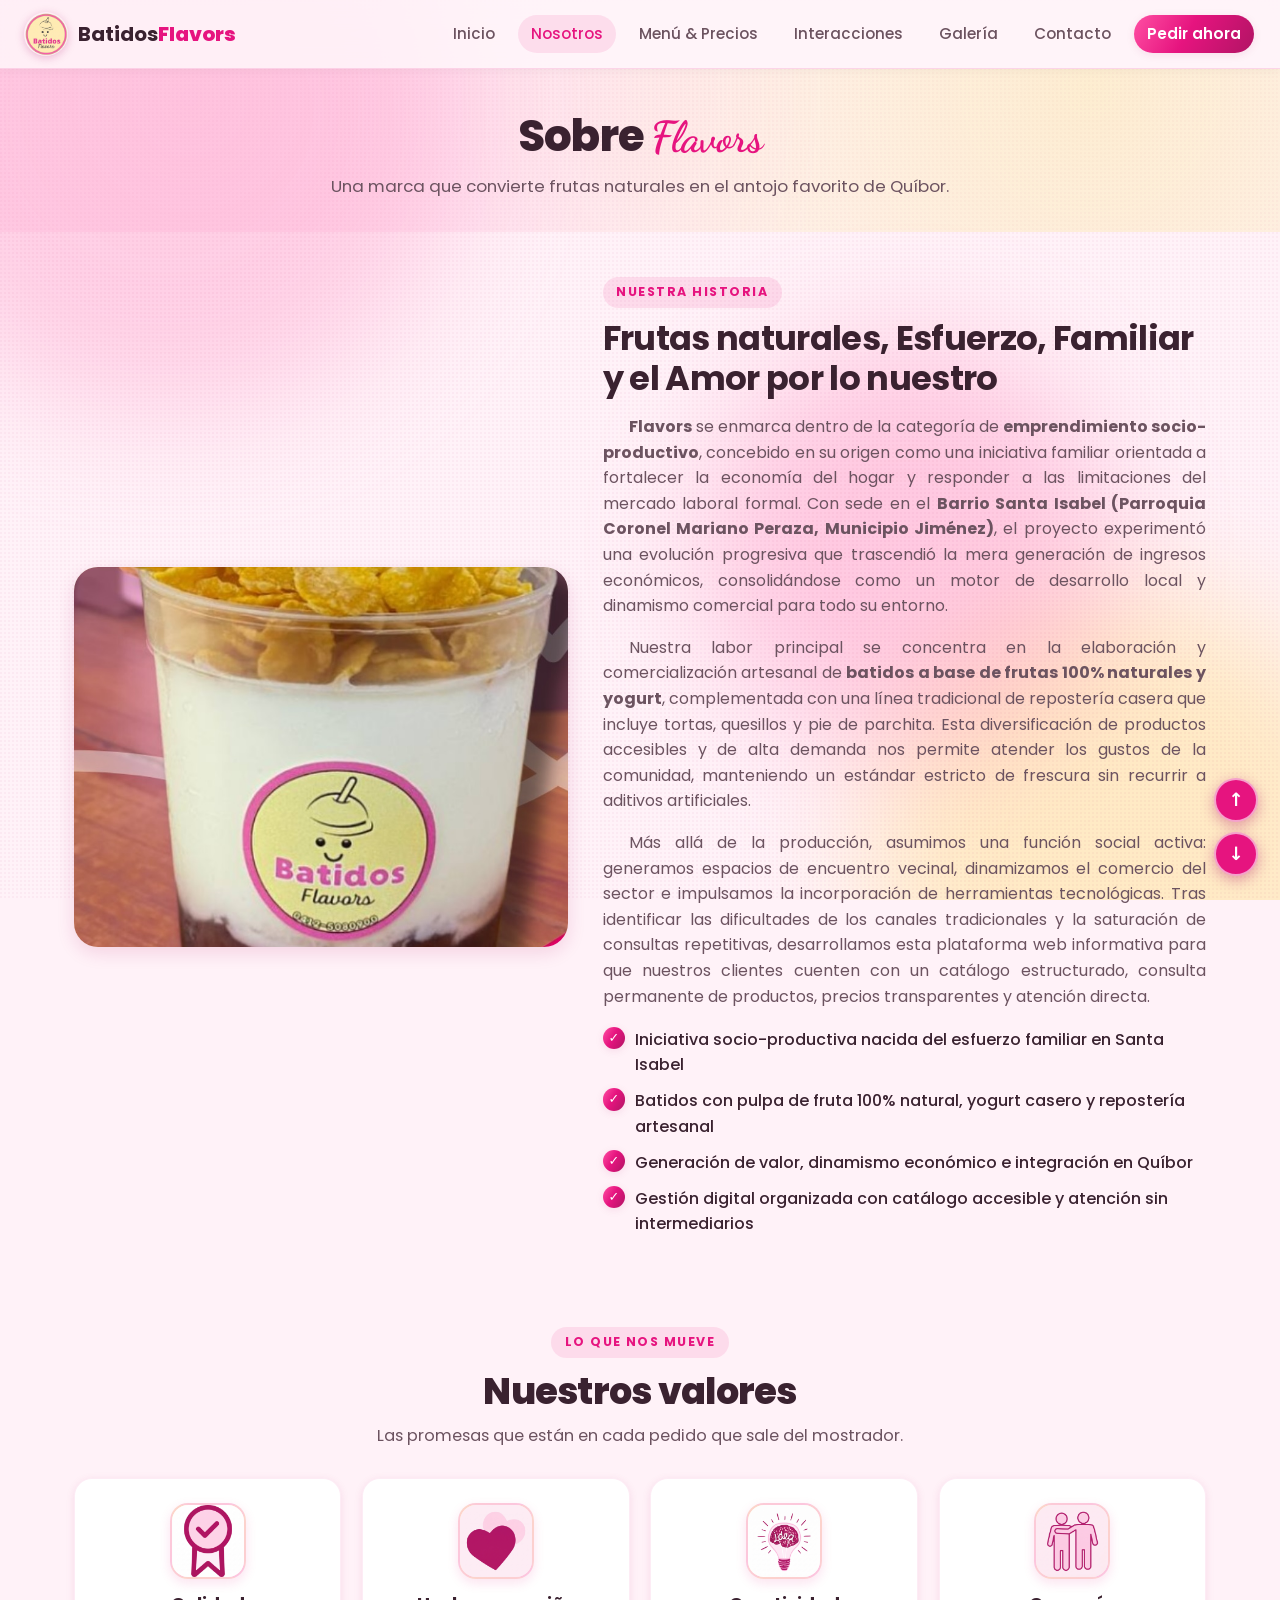
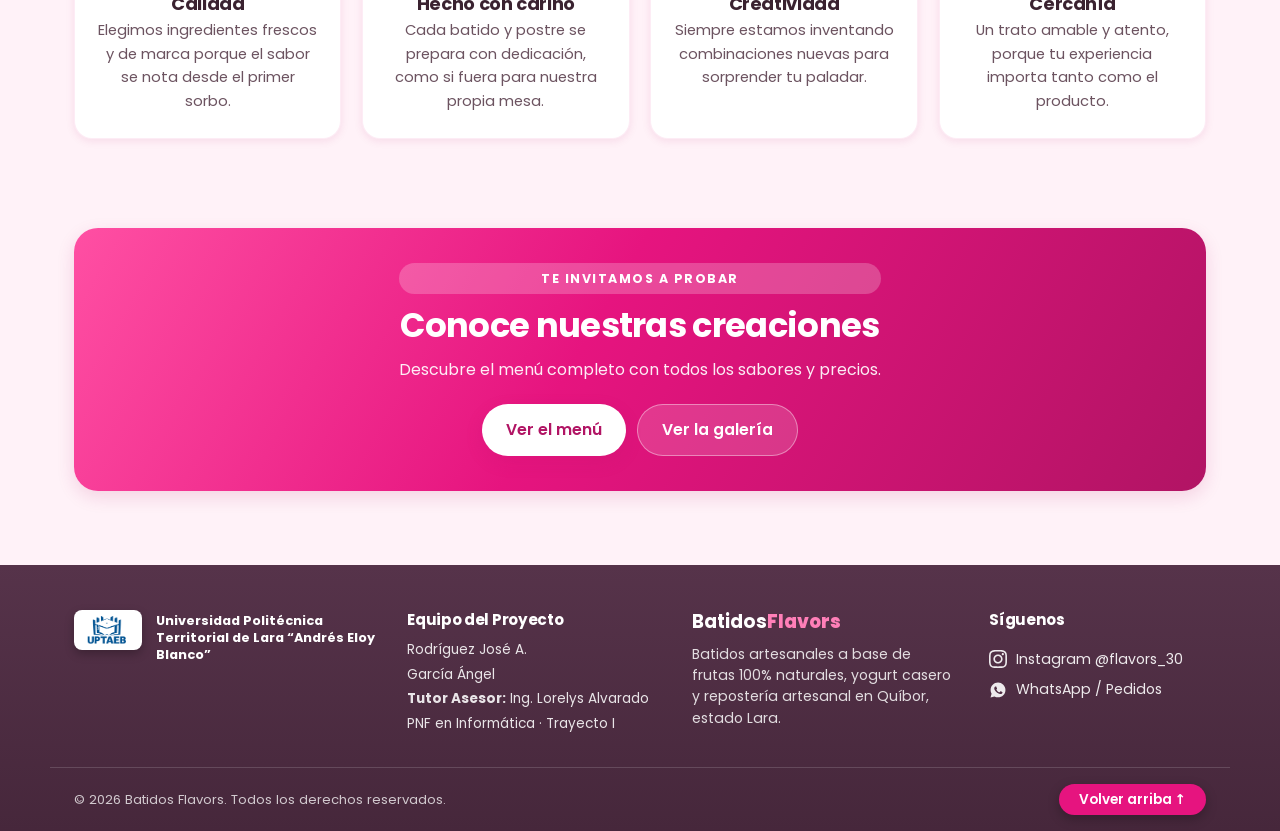
<file: web-defensa/nosotros.html>
<!DOCTYPE html>
<html lang="es">
<head>
  <meta charset="UTF-8" />
  <meta name="viewport" content="width=device-width, initial-scale=1.0" />
  <meta name="description" content="Conoce Batidos Flavors: una marca de batidos artesanales y postres caseros nacida en Quíbor, obsesionada con los mejores ingredientes." />
  <meta name="theme-color" content="#e6147f" />
  <title>Nosotros · Batidos Flavors</title>
  <!-- Favicon -->
  <link rel="icon" type="image/png" href="assets/logo.png" />
  <link rel="apple-touch-icon" href="assets/logo.png" />
  <link rel="preconnect" href="https://fonts.googleapis.com" />
  <link rel="preconnect" href="https://fonts.gstatic.com" crossorigin />
  <link href="https://fonts.googleapis.com/css2?family=Poppins:wght@300;400;500;600;700;800;900&family=Dancing+Script:wght@600;700&display=swap" rel="stylesheet" />
  <link rel="stylesheet" href="styles.css" />
</head>
<body id="top">
  <div class="bg-decor" aria-hidden="true">
    <span class="blob blob--1"></span><span class="blob blob--2"></span><span class="blob blob--3"></span><span class="grain"></span>
  </div>

  <header class="nav">
    <a href="index.html" class="nav__brand" aria-label="Batidos Flavors — inicio">
      <img src="assets/logo.png" alt="Logo Batidos Flavors" class="logo-mark" width="46" height="46" />
      <span class="nav__brand-txt">Batidos<strong>Flavors</strong></span>
    </a>
    <input type="checkbox" id="nav-toggle" class="nav__check" />
    <label for="nav-toggle" class="nav__burger" aria-label="Abrir menú"><span></span><span></span><span></span></label>
    <nav class="nav__menu">
      <a href="index.html">Inicio</a>
      <a href="nosotros.html" class="is-active">Nosotros</a>
      <a href="menu.html">Menú &amp; Precios</a>
      <a href="interacciones.html">Interacciones</a>
      <a href="galeria.html">Galería</a>
      <a href="contacto.html">Contacto</a>
      <a href="assets/whatsapp.png" target="_blank" rel="noopener" title="Ver captura de WhatsApp" target="_blank" rel="noopener" class="nav__cta">Pedir ahora</a>
    </nav>
  </header>

  <main>
    <!-- Portada de nosotros -->
    <section class="page-banner">
      <div class="hero__mesh" aria-hidden="true"></div>
      <div class="page-banner__inner reveal">
        <h1>Sobre <span class="script">Flavors</span></h1>
        <p>Una marca que convierte frutas naturales en el antojo favorito de Quíbor.</p>
      </div>
    </section>

    <!-- =========================================================================
     RECOMENDACIONES Y GUÍA PRÁCTICA DE MODIFICACIÓN: HISTORIA Y CARRUSEL FOTOGRÁFICO
     • ESTRUCTURA DE 2 COLUMNAS (.nosotros):
       - Columna izquierda (.nosotros__media): Carrusel automático de 4 fotos animado con CSS puro (@keyframes carouselSlide).
       - Columna derecha (.nosotros__copy): Reseña histórica y socio-productiva del emprendimiento en Santa Isabel, Quíbor.
     • CÓMO AGREGAR O CAMBIAR FOTOS EN EL CARRUSEL:
       - Modificar las rutas src="assets/nosotros-carrusel-1.jpg" a 4 en cada <div class="carousel__slide">.
       - Nota de ciclo continuo: la primera imagen se duplica al final para garantizar una transición suave sin cortes.
     • CÓMO AJUSTAR O DETENER LA VELOCIDAD DEL CARRUSEL:
       - En styles.css, buscar .carousel__track y modificar animation: carouselSlide 12s ...
         (cambiar 12s por 20s para movimiento más lento, o por 6s para más rápido).
     • CÓMO INVERTIR LA POSICIÓN (Texto a la izquierda y carrusel a la derecha):
       - En el HTML: cortar el bloque <div class="nosotros__media"> y colocarlo después de <div class="nosotros__copy">.
       - En CSS: también se puede hacer con .nosotros__media { order: 2; } y .nosotros__copy { order: 1; }.
     • CÓMO AGREGAR PUNTOS O VALORES A LA LISTA (.checks):
       - Añadir una nueva etiqueta <li>Texto del valor</li> dentro de <ul class="checks">.
     ========================================================================= -->
    <!-- Historia y reseña socio-productiva -->
    <section class="section nosotros">
      <div class="nosotros__media reveal-up">
        <div class="media-card carousel" aria-label="Galería fotográfica de Batidos Flavors">
          <!-- Carrusel fotográfico -->
          <div class="carousel__track">
            <div class="carousel__slide">
              <img src="assets/nosotros-carrusel-1.jpg" alt="Preparación artesanal en Batidos Flavors" loading="lazy">
            </div>
            <div class="carousel__slide">
              <img src="assets/nosotros-carrusel-2.jpg" alt="Ingredientes naturales y frescos" loading="lazy">
            </div>
            <div class="carousel__slide">
              <img src="assets/nosotros-carrusel-3.jpg" alt="Nuestros batidos y postres caseros" loading="lazy">
            </div>
            <div class="carousel__slide">
              <img src="assets/nosotros-carrusel-4.jpg" alt="Atención y dedicación en Quíbor" loading="lazy">
            </div>
            <!-- Duplicado para bucle continuo -->
            <div class="carousel__slide" aria-hidden="true">
              <img src="assets/nosotros-carrusel-1.jpg" alt="" loading="lazy">
            </div>
          </div>
        </div>
      </div>
      <div class="nosotros__copy reveal-up">
        <span class="eyebrow">Nuestra historia</span>
      <h2>Frutas naturales, Esfuerzo, Familiar y el Amor por lo nuestro</h2>
        <p>
          <strong>Flavors</strong> se enmarca dentro de la categoría de <strong>emprendimiento socio-productivo</strong>, concebido 
          en su origen como una iniciativa familiar orientada a fortalecer la economía del hogar y responder a las limitaciones 
          del mercado laboral formal. Con sede en el <strong>Barrio Santa Isabel (Parroquia Coronel Mariano Peraza, 
          Municipio Jiménez)</strong>, el proyecto experimentó una evolución progresiva que trascendió la mera generación 
          de ingresos económicos, consolidándose como un motor de desarrollo local y dinamismo comercial para todo su entorno.
        </p>

        <p>
          Nuestra labor principal se concentra en la elaboración y comercialización artesanal de <strong>batidos a 
          base de frutas 100% naturales y yogurt</strong>, complementada con una línea tradicional de repostería casera que 
          incluye tortas, quesillos y pie de parchita. Esta diversificación de productos accesibles y de alta demanda 
          nos permite atender los gustos de la comunidad, manteniendo un estándar estricto de frescura sin recurrir a aditivos 
          artificiales.
        </p>

        <p>
          Más allá de la producción, asumimos una función social activa: generamos espacios de encuentro vecinal, dinamizamos el 
          comercio del sector e impulsamos la incorporación de herramientas tecnológicas. Tras identificar las dificultades de los 
          canales tradicionales y la saturación de consultas repetitivas, desarrollamos esta plataforma web informativa para que 
          nuestros clientes cuenten con un catálogo estructurado, consulta permanente de productos, precios transparentes y atención 
          directa.
        </p>

        <ul class="checks">
          <li>Iniciativa socio-productiva nacida del esfuerzo familiar en Santa Isabel</li>
          <li>Batidos con pulpa de fruta 100% natural, yogurt casero y repostería artesanal</li>
          <li>Generación de valor, dinamismo económico e integración en Quíbor</li>
          <li>Gestión digital organizada con catálogo accesible y atención sin intermediarios</li>
        </ul>
      </div>
    </section>


    <!-- Valores y principios -->
    <section class="section ingredientes">
      <header class="section__head reveal-up">
        <span class="eyebrow">Lo que nos mueve</span>
        <h2>Nuestros valores</h2>
        <p class="section__sub"> Las promesas que están en cada pedido que sale del mostrador.</p>
      </header>
      <div class="feature-grid">
        <div class="feature reveal-up">
          <div class="feature__ic"><img src="assets/calidad.jpg" alt="Calidad" loading="lazy"></div>
          <h3>Calidad</h3>
          <p>Elegimos ingredientes frescos y de marca porque el sabor se nota desde el primer sorbo.</p>
        </div>
        <div class="feature reveal-up">
          <div class="feature__ic"><img src="assets/corazon.jpg" alt="Hecho con cariño" loading="lazy"></div>
          <h3>Hecho con cariño</h3>
          <p>Cada batido y postre se prepara con dedicación, como si fuera para nuestra propia mesa.</p>
        </div>
        <div class="feature reveal-up">
          <div class="feature__ic"><img src="assets/creatividad.jpg" alt="Creatividad" loading="lazy"></div>
          <h3>Creatividad</h3>
          <p>Siempre estamos inventando combinaciones nuevas para sorprender tu paladar.</p>
        </div>
        <div class="feature reveal-up">
          <div class="feature__ic"><img src="assets/cercania.jpg" alt="Cercanía" loading="lazy"></div>
          <h3>Cercanía</h3>
          <p>Un trato amable y atento, porque tu experiencia importa tanto como el producto.</p>
        </div>
      </div>
    </section>

    <!-- Llamado a la acción -->
    <section class="section">
      <div class="contacto__card contacto__card--cta reveal-up">
        <div class="contacto__copy">
          <span class="eyebrow eyebrow--light">Te invitamos a probar</span>
          <h2>Conoce nuestras creaciones</h2>
          <p>Descubre el menú completo con todos los sabores y precios.</p>
          <div class="contacto__actions">
            <a href="menu.html" class="btn btn--solid">Ver el menú</a>
            <a href="galeria.html" class="btn btn--ghost btn--ghost-light">Ver la galería</a>
          </div>
        </div>
      </div>
    </section>
  </main>

  <!-- Pie de página -->
  <footer id="footer" class="footer">
        <div class="footer__inner">
      <!-- Columna 1: Universidad UPTAEB (Logo primero y letras al lado) -->
      <div class="footer__col footer__uni">
        <div class="footer__uni-brand">
          <img src="assets/logouniversidad.png" alt="Logo UPTAEB" class="footer__uni-logo" loading="lazy">
          <div class="footer__uni-text">
            <p class="uni-name">Universidad Politécnica Territorial de Lara “Andrés Eloy Blanco”</p>
          </div>
        </div>
      </div>

      <!-- Columna 2: Equipo de proyecto -->
      <div class="footer__col footer__team">
        <h4>Equipo del Proyecto</h4>
        <p>Rodríguez José A.</p>
        <p>García Ángel</p>
        <p class="footer__tutor"><strong>Tutor Asesor:</strong> Ing. Lorelys Alvarado</p>
        <p class="footer__career">PNF en Informática · Trayecto I</p>
      </div>

      <!-- Columna 3: Batidos Flavors -->
      <div class="footer__col footer__brand">
        <span class="nav__brand-txt">Batidos<strong>Flavors</strong></span>
        <p>Batidos artesanales a base de frutas 100% naturales, yogurt casero y repostería artesanal en Quíbor, estado Lara.</p>
      </div>

      <!-- Columna 4: Síguenos y contacto -->
      <div class="footer__col footer__social">
        <h4>Síguenos</h4>
        <a href="assets/instagram.png" target="_blank" rel="noopener">
          <svg viewBox="0 0 24 24" width="18" height="18" fill="currentColor" aria-hidden="true"><path d="M12 2.163c3.204 0 3.584.012 4.85.07 3.252.148 4.771 1.691 4.919 4.919.058 1.265.069 1.645.069 4.849 0 3.205-.012 3.584-.069 4.849-.149 3.225-1.664 4.771-4.919 4.919-1.266.058-1.644.07-4.85.07-3.204 0-3.584-.012-4.849-.07-3.26-.149-4.771-1.699-4.919-4.92-.058-1.265-.07-1.644-.07-4.849 0-3.204.013-3.583.07-4.849.149-3.227 1.664-4.771 4.919-4.919 1.266-.057 1.645-.069 4.849-.069zm0-2.163c-3.259 0-3.667.014-4.947.072-4.358.2-6.78 2.618-6.98 6.98-.059 1.281-.073 1.689-.073 4.948 0 3.259.014 3.668.072 4.948.2 4.358 2.618 6.78 6.98 6.98 1.281.058 1.689.072 4.948.072 3.259 0 3.668-.014 4.948-.072 4.354-.2 6.782-2.618 6.979-6.98.059-1.28.073-1.689.073-4.948 0-3.259-.014-3.667-.072-4.947-.196-4.354-2.617-6.78-6.979-6.98-1.281-.059-1.69-.073-4.949-.073zm0 5.838c-3.403 0-6.162 2.759-6.162 6.162s2.759 6.163 6.162 6.163 6.162-2.759 6.162-6.163c0-3.403-2.759-6.162-6.162-6.162zm0 10.162c-2.209 0-4-1.79-4-4 0-2.209 1.791-4 4-4s4 1.791 4 4c0 2.21-1.791 4-4 4zm6.406-11.845c-.796 0-1.441.645-1.441 1.44s.645 1.44 1.441 1.44c.795 0 1.439-.645 1.439-1.44s-.644-1.44-1.439-1.44z"/></svg>
          <span>Instagram @flavors_30</span>
        </a>
        <a href="assets/whatsapp.png" target="_blank" rel="noopener">
          <svg viewBox="0 0 24 24" width="18" height="18" fill="currentColor" aria-hidden="true"><path d="M12.04 2c-5.46 0-9.91 4.45-9.91 9.91 0 1.75.46 3.45 1.32 4.95L2.05 22l5.25-1.38c1.45.79 3.08 1.21 4.74 1.21 5.46 0 9.91-4.45 9.91-9.91 0-2.65-1.03-5.14-2.9-7.01A9.82 9.82 0 0 0 12.04 2zm5.79 14.07c-.24.68-1.39 1.3-1.92 1.38-.49.07-1.12.1-3.23-.77-2.69-1.11-4.43-3.85-4.57-4.03-.13-.18-1.09-1.45-1.09-2.77s.69-1.96.93-2.23c.24-.27.53-.34.71-.34.18 0 .35 0 .51.01.16.01.39-.06.6.46.23.54.78 1.9.85 2.04.07.14.11.3.02.48-.09.18-.14.29-.27.45-.14.16-.29.35-.41.47-.14.13-.28.28-.12.55.16.27.7 1.15 1.5 1.86 1.03.92 1.9 1.2 2.17 1.34.27.13.43.11.59-.07.16-.18.68-.79.86-1.06.18-.27.36-.23.61-.14.25.09 1.59.75 1.86.89.27.13.45.2.52.31.06.11.06.65-.18 1.33z"/></svg>
          <span>WhatsApp / Pedidos</span>
        </a>
      </div>
    </div>

    <!-- Barra inferior del pie de página -->
    <div class="footer__base">
      <p>© 2026 Batidos Flavors. Todos los derechos reservados.</p>
      <!-- Si necesitas botón flotante: agrega la clase "btn-top" aquí o usa position: fixed en CSS -->
      <a href="#top" class="footer__top-btn">Volver arriba ↑</a>
    </div>
  </footer>


  <!-- Botones de navegación flotante (subir / bajar) -->
  <div class="floating-nav" aria-label="Navegación rápida">
    <a href="#top" class="floating-btn" title="Ir al inicio" aria-label="Ir al inicio">↑</a>
    <a href="#footer" class="floating-btn" title="Ir al final" aria-label="Ir al final">↓</a>
  </div>
</body>
</html>
</file>
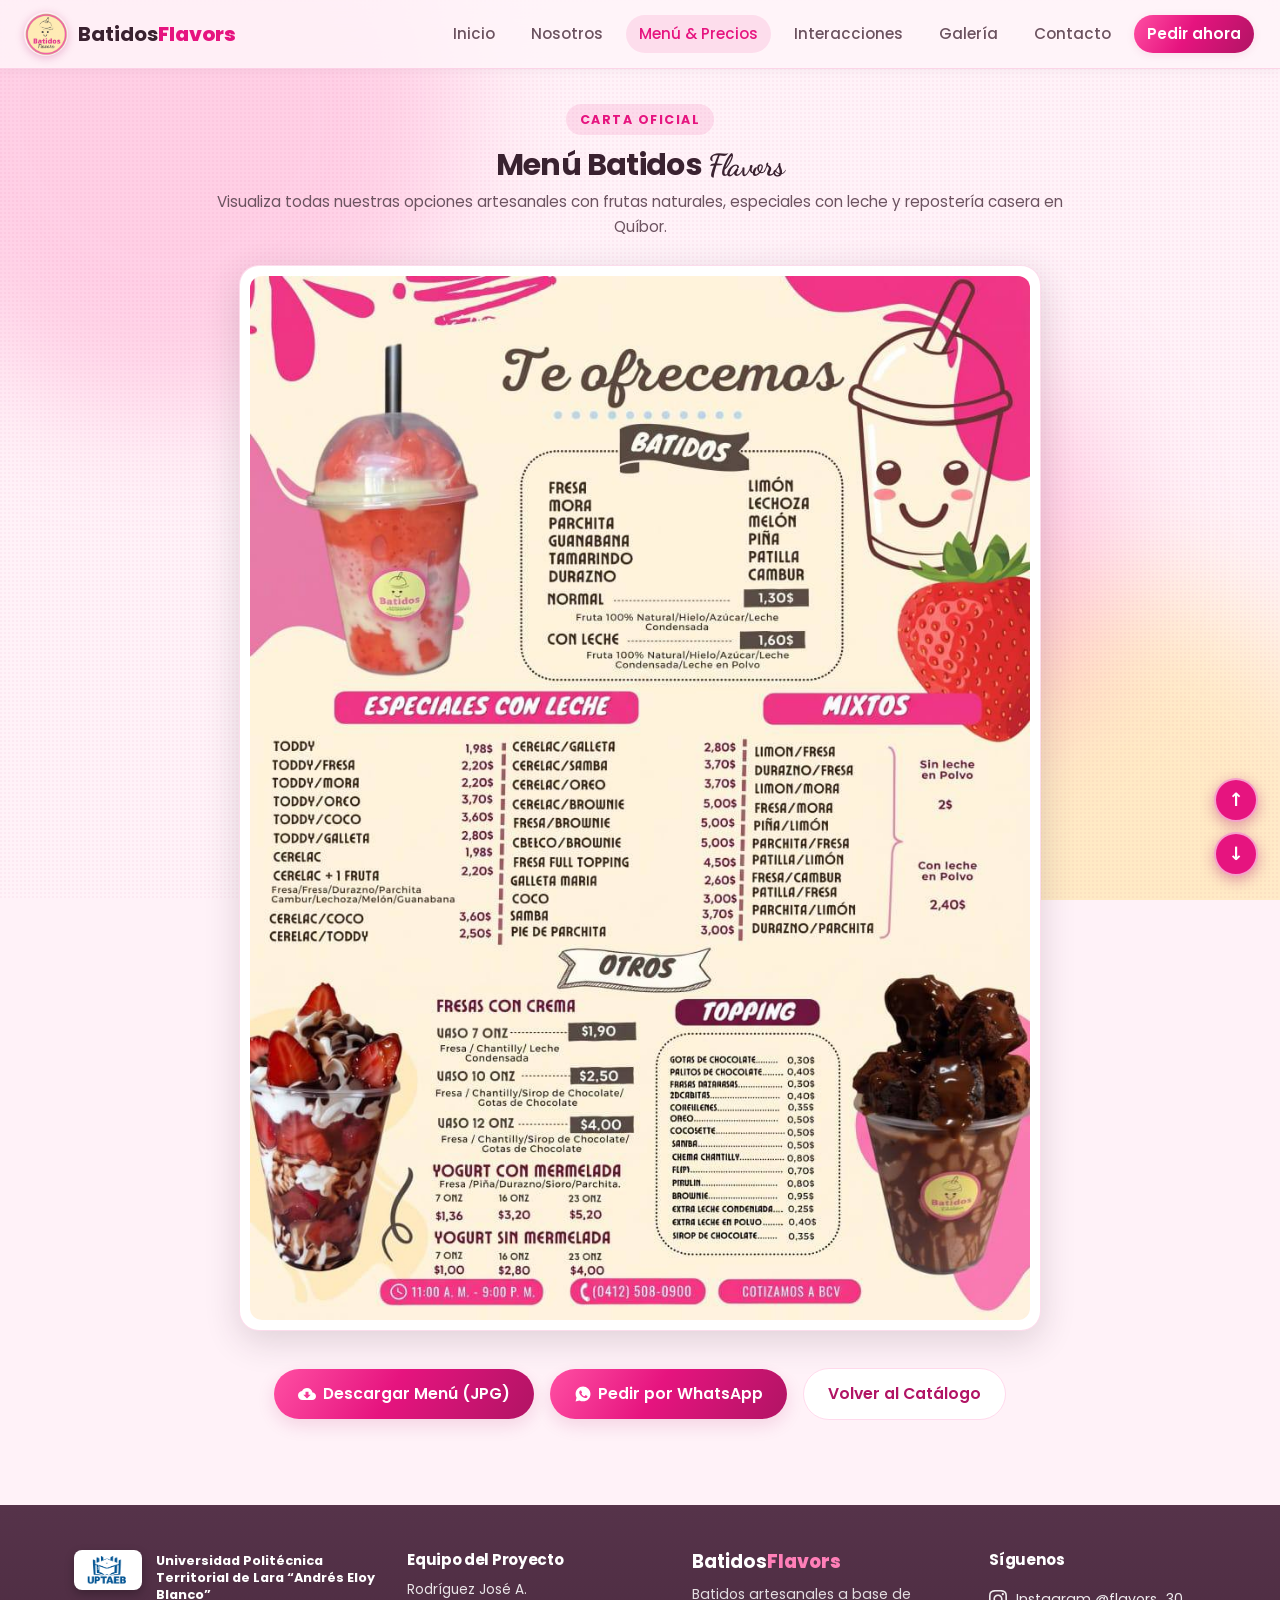
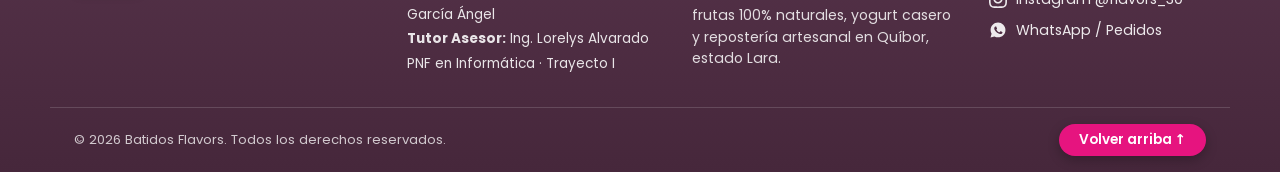
<file: web-defensa/ver-menu.html>
<!DOCTYPE html>
<html lang="es">
<head>
  <meta charset="UTF-8" />
  <meta name="viewport" content="width=device-width, initial-scale=1.0" />
  <meta name="description" content="Menú oficial de Batidos Flavors en Quíbor, estado Lara: batidos naturales, especiales con leche, combinaciones mixtas y postres." />
  <meta name="theme-color" content="#e6147f" />
  <title>Menú Oficial · Batidos Flavors</title>
  <!-- Favicon -->
  <link rel="icon" type="image/x-icon" href="favicon.ico" />
  <link rel="icon" type="image/png" href="assets/logo.png" />
  <link rel="apple-touch-icon" href="assets/logo.png" />
  <link rel="preconnect" href="https://fonts.googleapis.com" />
  <link rel="preconnect" href="https://fonts.gstatic.com" crossorigin />
  <link href="https://fonts.googleapis.com/css2?family=Poppins:wght@300;400;500;600;700;800;900&family=Dancing+Script:wght@600;700&display=swap" rel="stylesheet" />
  <link rel="stylesheet" href="styles.css" />
</head>
<body id="top">
  <div class="bg-decor" aria-hidden="true">
    <span class="blob blob--1"></span><span class="blob blob--2"></span><span class="blob blob--3"></span><span class="grain"></span>
  </div>

  <!-- Encabezado y navegación -->
  <header class="nav">
    <a href="index.html" class="nav__brand" aria-label="Batidos Flavors — inicio">
      <img src="assets/logo.png" alt="Logo Batidos Flavors" class="logo-mark" width="46" height="46" />
      <span class="nav__brand-txt">Batidos<strong>Flavors</strong></span>
    </a>
    <input type="checkbox" id="nav-toggle" class="nav__check" />
    <label for="nav-toggle" class="nav__burger" aria-label="Abrir menú"><span></span><span></span><span></span></label>
    <nav class="nav__menu">
      <a href="index.html">Inicio</a>
      <a href="nosotros.html">Nosotros</a>
      <a href="menu.html" class="is-active">Menú &amp; Precios</a>
      <a href="interacciones.html">Interacciones</a>
      <a href="galeria.html">Galería</a>
      <a href="contacto.html">Contacto</a>
      <a href="assets/whatsapp.png" target="_blank" rel="noopener" class="nav__cta" title="Ver captura de WhatsApp">Pedir ahora</a>
    </nav>
  </header>

  <main>
    <!-- =========================================================================
         GUÍA DEFENSA: VISOR DEL MENÚ ADAPTADO (.visor-menu)
         
         ¿POR QUÉ SE IMPLEMENTÓ ESTA SOLUCIÓN?:
         1. Al abrir directamente un archivo .jpg con target="_blank", el navegador
            muestra el nombre del archivo ("menu.jpg") en la pestaña y renderiza
            la imagen sin estilos ni control de tamaño.
         2. Con este archivo HTML dedicado:
            - La pestaña del navegador tiene un título formal: "Menú Oficial · Batidos Flavors".
            - Tiene su propio Favicon y metadatos SEO.
            - La imagen se enmarca con .visor-menu__frame (fondo blanco, radio curvo y sombra).
            - En móviles la imagen se adapta al 100% del ancho sin romper la pantalla.
            - Ofrece botones integrados para descargar en JPG o pedir por WhatsApp.
            
         TRUCOS DE MODIFICACIÓN EN VIVO:
         - ¿Cómo hacer el menú más grande?:
           En styles.css modificar .visor-menu__img { max-width: 900px; }
         - ¿Cómo rotar o poner de cabeza la imagen?:
           En styles.css añadir .visor-menu__img { transform: rotate(180deg); }
         - ¿Cómo cambiar el fondo del marco?:
           En styles.css cambiar .visor-menu__frame { background: #ffe3f0; }
         ========================================================================= -->
    <section class="visor-menu">
      <div class="visor-menu__header reveal">
        <span class="eyebrow">Carta Oficial</span>
        <h1>Menú Batidos <span class="script">Flavors</span></h1>
        <p>Visualiza todas nuestras opciones artesanales con frutas naturales, especiales con leche y repostería casera en Quíbor.</p>
      </div>

      <div class="visor-menu__frame reveal-up">
        <img src="assets/menu.jpg" alt="Carta oficial del Menú Batidos Flavors" class="visor-menu__img" />
      </div>

      <div class="visor-menu__actions reveal-up">
        <a href="assets/menu.jpg" download="Menu-Batidos-Flavors.jpg" class="btn btn--solid">
          <svg viewBox="0 0 24 24" width="18" height="18" fill="currentColor" aria-hidden="true"><path d="M19.35 10.04C18.67 6.59 15.64 4 12 4 9.11 4 6.6 5.64 5.35 8.04 2.34 8.36 0 10.91 0 14c0 3.31 2.69 6 6 6h13c2.76 0 5-2.24 5-5 0-2.64-2.05-4.78-4.65-4.96zM17 13l-5 5-5-5h3V9h4v4h3z"/></svg>
          Descargar Menú (JPG)
        </a>
        <a href="assets/whatsapp.png" target="_blank" rel="noopener" class="btn btn--solid" title="Ver captura de WhatsApp">
          <svg viewBox="0 0 24 24" width="18" height="18" fill="currentColor" aria-hidden="true"><path d="M12.04 2c-5.46 0-9.91 4.45-9.91 9.91 0 1.75.46 3.45 1.32 4.95L2.05 22l5.25-1.38c1.45.79 3.08 1.21 4.74 1.21 5.46 0 9.91-4.45 9.91-9.91 0-2.65-1.03-5.14-2.9-7.01A9.82 9.82 0 0 0 12.04 2zm5.79 14.07c-.24.68-1.39 1.3-1.92 1.38-.49.07-1.12.1-3.23-.77-2.69-1.11-4.43-3.85-4.57-4.03-.13-.18-1.09-1.45-1.09-2.77s.69-1.96.93-2.23c.24-.27.53-.34.71-.34.18 0 .35 0 .51.01.16.01.39-.06.6.46.23.54.78 1.9.85 2.04.07.14.11.3.02.48-.09.18-.14.29-.27.45-.14.16-.29.35-.41.47-.14.13-.28.28-.12.55.16.27.7 1.15 1.5 1.86 1.03.92 1.9 1.2 2.17 1.34.27.13.43.11.59-.07.16-.18.68-.79.86-1.06.18-.27.36-.23.61-.14.25.09 1.59.75 1.86.89.27.13.45.2.52.31.06.11.06.65-.18 1.33z"/></svg>
          Pedir por WhatsApp
        </a>
        <a href="menu.html" class="btn btn--ghost">Volver al Catálogo</a>
      </div>
    </section>
  </main>

  <!-- Pie de página -->
  <footer id="footer" class="footer">
        <div class="footer__inner">
      <!-- Columna 1: Universidad UPTAEB (Logo primero y letras al lado) -->
      <div class="footer__col footer__uni">
        <div class="footer__uni-brand">
          <img src="assets/logouniversidad.png" alt="Logo UPTAEB" class="footer__uni-logo" loading="lazy">
          <div class="footer__uni-text">
            <p class="uni-name">Universidad Politécnica Territorial de Lara “Andrés Eloy Blanco”</p>
          </div>
        </div>
      </div>

      <!-- Columna 2: Equipo de proyecto -->
      <div class="footer__col footer__team">
        <h4>Equipo del Proyecto</h4>
        <p>Rodríguez José A.</p>
        <p>García Ángel</p>
        <p class="footer__tutor"><strong>Tutor Asesor:</strong> Ing. Lorelys Alvarado</p>
        <p class="footer__career">PNF en Informática · Trayecto I</p>
      </div>

      <!-- Columna 3: Batidos Flavors -->
      <div class="footer__col footer__brand">
        <span class="nav__brand-txt">Batidos<strong>Flavors</strong></span>
        <p>Batidos artesanales a base de frutas 100% naturales, yogurt casero y repostería artesanal en Quíbor, estado Lara.</p>
      </div>

      <!-- Columna 4: Síguenos y contacto -->
      <div class="footer__col footer__social">
        <h4>Síguenos</h4>
        <a href="assets/instagram.png" target="_blank" rel="noopener">
          <svg viewBox="0 0 24 24" width="18" height="18" fill="currentColor" aria-hidden="true"><path d="M12 2.163c3.204 0 3.584.012 4.85.07 3.252.148 4.771 1.691 4.919 4.919.058 1.265.069 1.645.069 4.849 0 3.205-.012 3.584-.069 4.849-.149 3.225-1.664 4.771-4.919 4.919-1.266.058-1.644.07-4.85.07-3.204 0-3.584-.012-4.849-.07-3.26-.149-4.771-1.699-4.919-4.92-.058-1.265-.07-1.644-.07-4.849 0-3.204.013-3.583.07-4.849.149-3.227 1.664-4.771 4.919-4.919 1.266-.057 1.645-.069 4.849-.069zm0-2.163c-3.259 0-3.667.014-4.947.072-4.358.2-6.78 2.618-6.98 6.98-.059 1.281-.073 1.689-.073 4.948 0 3.259.014 3.668.072 4.948.2 4.358 2.618 6.78 6.98 6.98 1.281.058 1.689.072 4.948.072 3.259 0 3.668-.014 4.948-.072 4.354-.2 6.782-2.618 6.979-6.98.059-1.28.073-1.689.073-4.948 0-3.259-.014-3.667-.072-4.947-.196-4.354-2.617-6.78-6.979-6.98-1.281-.059-1.69-.073-4.949-.073zm0 5.838c-3.403 0-6.162 2.759-6.162 6.162s2.759 6.163 6.162 6.163 6.162-2.759 6.162-6.163c0-3.403-2.759-6.162-6.162-6.162zm0 10.162c-2.209 0-4-1.79-4-4 0-2.209 1.791-4 4-4s4 1.791 4 4c0 2.21-1.791 4-4 4zm6.406-11.845c-.796 0-1.441.645-1.441 1.44s.645 1.44 1.441 1.44c.795 0 1.439-.645 1.439-1.44s-.644-1.44-1.439-1.44z"/></svg>
          <span>Instagram @flavors_30</span>
        </a>
        <a href="assets/whatsapp.png" target="_blank" rel="noopener">
          <svg viewBox="0 0 24 24" width="18" height="18" fill="currentColor" aria-hidden="true"><path d="M12.04 2c-5.46 0-9.91 4.45-9.91 9.91 0 1.75.46 3.45 1.32 4.95L2.05 22l5.25-1.38c1.45.79 3.08 1.21 4.74 1.21 5.46 0 9.91-4.45 9.91-9.91 0-2.65-1.03-5.14-2.9-7.01A9.82 9.82 0 0 0 12.04 2zm5.79 14.07c-.24.68-1.39 1.3-1.92 1.38-.49.07-1.12.1-3.23-.77-2.69-1.11-4.43-3.85-4.57-4.03-.13-.18-1.09-1.45-1.09-2.77s.69-1.96.93-2.23c.24-.27.53-.34.71-.34.18 0 .35 0 .51.01.16.01.39-.06.6.46.23.54.78 1.9.85 2.04.07.14.11.3.02.48-.09.18-.14.29-.27.45-.14.16-.29.35-.41.47-.14.13-.28.28-.12.55.16.27.7 1.15 1.5 1.86 1.03.92 1.9 1.2 2.17 1.34.27.13.43.11.59-.07.16-.18.68-.79.86-1.06.18-.27.36-.23.61-.14.25.09 1.59.75 1.86.89.27.13.45.2.52.31.06.11.06.65-.18 1.33z"/></svg>
          <span>WhatsApp / Pedidos</span>
        </a>
      </div>
    </div>

    <!-- Barra inferior del pie de página -->
    <div class="footer__base">
      <p>© 2026 Batidos Flavors. Todos los derechos reservados.</p>
      <!-- Si necesitas botón flotante: agrega la clase "btn-top" aquí o usa position: fixed en CSS -->
      <a href="#top" class="footer__top-btn">Volver arriba ↑</a>
    </div>
  </footer>


  <!-- Botones de navegación flotante (subir / bajar) -->
  <div class="floating-nav" aria-label="Navegación rápida">
    <a href="#top" class="floating-btn" title="Ir al inicio" aria-label="Ir al inicio">↑</a>
    <a href="#footer" class="floating-btn" title="Ir al final" aria-label="Ir al final">↓</a>
  </div>
</body>
</html>
</file>
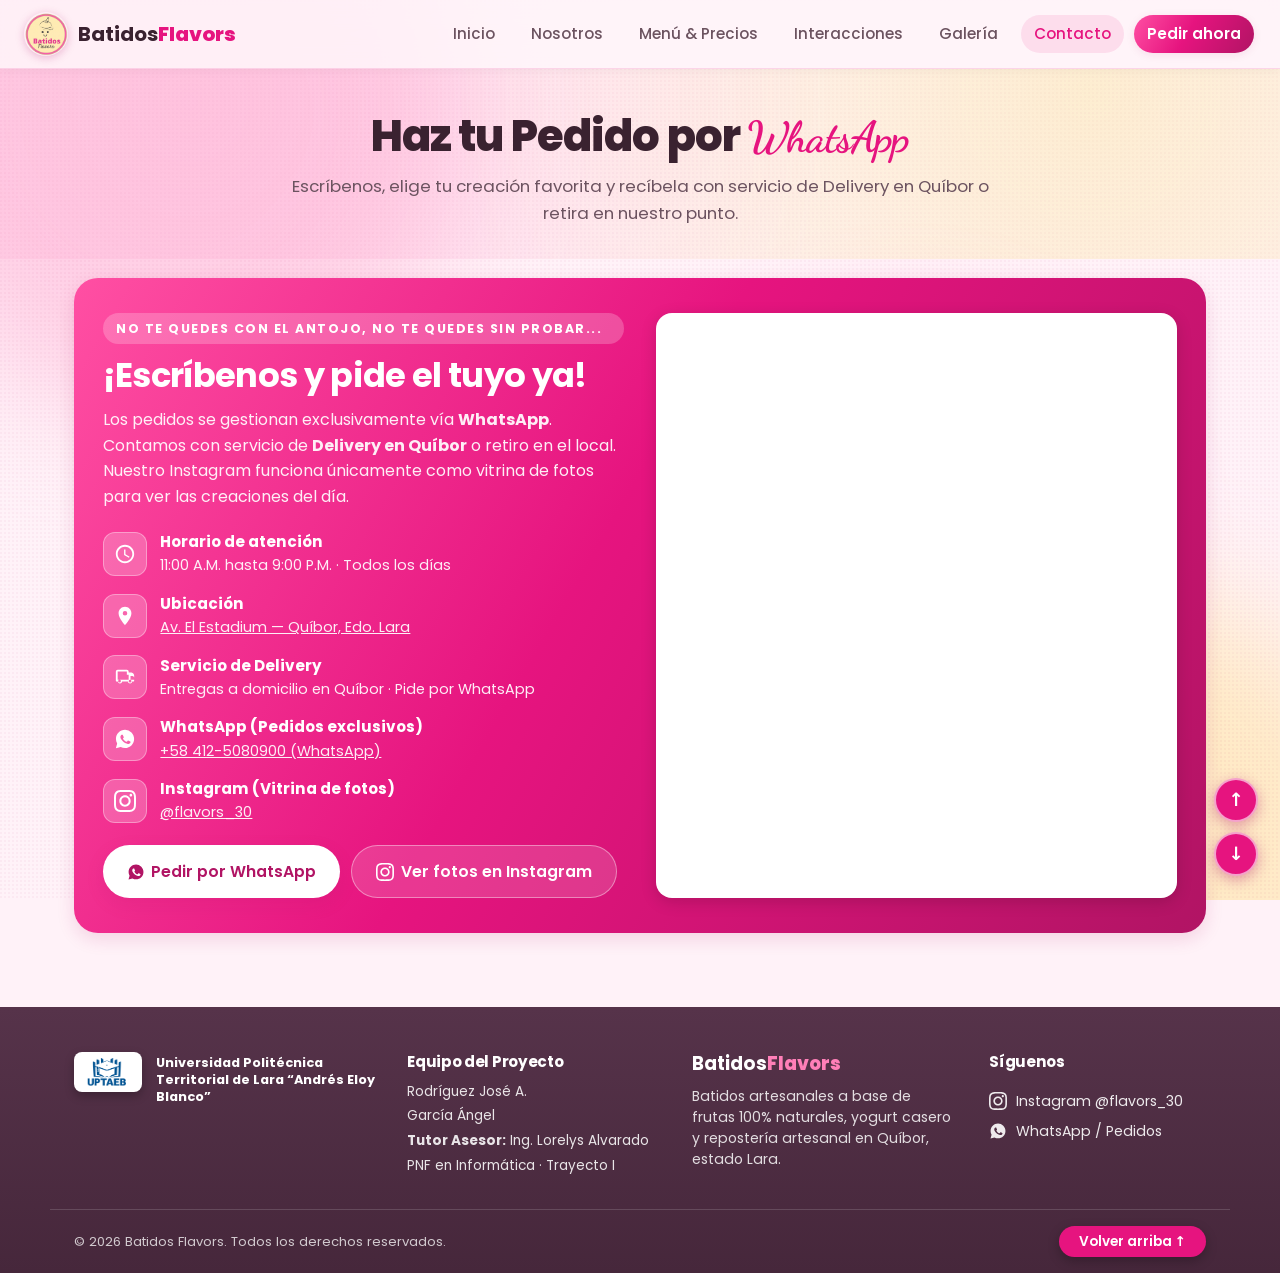
<file: web/contacto.html>
<!DOCTYPE html>
<html lang="es">
<head>
  <meta charset="UTF-8" />
  <meta name="viewport" content="width=device-width, initial-scale=1.0" />
  <meta name="description" content="Haz tu pedido por WhatsApp en Batidos Flavors con servicio de Delivery en Quíbor, estado Lara. Visita nuestro Instagram @flavors_30 como vitrina de fotos." />
  <meta name="theme-color" content="#e6147f" />
  <title>Contacto · Batidos Flavors</title>
  <link rel="icon" type="image/x-icon" href="assets/favicon/favicon.ico" />
  <link rel="icon" type="image/png" href="assets/logo/logo.png" />
  <link rel="apple-touch-icon" href="assets/logo/logo.png" />
  <link rel="preconnect" href="https://fonts.googleapis.com" />
  <link rel="preconnect" href="https://fonts.gstatic.com" crossorigin />
  <link href="https://fonts.googleapis.com/css2?family=Poppins:wght@300;400;500;600;700;800;900&family=Dancing+Script:wght@600;700&display=swap" rel="stylesheet" />
  <link rel="stylesheet" href="styles.css" />
</head>
<body id="top">
  <div class="bg-decor" aria-hidden="true">
    <span class="blob blob--1"></span><span class="blob blob--2"></span><span class="blob blob--3"></span><span class="grain"></span>
  </div>

  <!-- Navbar -->

  <header class="nav">
    <a href="index.html" class="nav__brand" aria-label="Batidos Flavors — inicio">
      <img src="assets/logo/logo.png" alt="Logo Batidos Flavors" class="logo-mark" width="46" height="46" />
      <span class="nav__brand-txt">Batidos<strong>Flavors</strong></span>
    </a>
    <input type="checkbox" id="nav-toggle" class="nav__check" />
    <label for="nav-toggle" class="nav__burger" aria-label="Abrir menú"><span></span><span></span><span></span></label>
    <nav class="nav__menu">
      <a href="index.html">Inicio</a>
      <a href="nosotros.html">Nosotros</a>
      <a href="menu.html">Menú &amp; Precios</a>
      <a href="interacciones.html">Interacciones</a>
      <a href="galeria.html">Galería</a>
      <a href="contacto.html" class="is-active">Contacto</a>
      <a href="https://wa.me/584125080900?text=Hola%20Batidos%20Flavors%2C%20quiero%20hacer%20un%20pedido" target="_blank" rel="noopener" class="nav__cta">Pedir ahora</a>
    </nav>
  </header>

  <main>
    <!-- Banner -->
    <section class="page-banner">
      <div class="hero__mesh" aria-hidden="true"></div>
      <div class="page-banner__inner reveal">
        <h1>Haz tu Pedido por <span class="script">WhatsApp</span></h1>
        <p>Escríbenos, elige tu creación favorita y recíbela con servicio de Delivery en Quíbor o retira en nuestro punto.</p>
      </div>
    </section>
  <!-- Contacto -->
    <section class="section section--flush-top">
      <div class="contacto__card reveal-up">
        <div class="contacto__copy">
          <span class="eyebrow eyebrow--light">No te quedes con el antojo, no te quedes sin probar...</span>
          <h2>¡Escríbenos y pide el tuyo ya!</h2>
          <p>Los pedidos se gestionan exclusivamente vía <strong>WhatsApp</strong>. Contamos con servicio de <strong>Delivery en Quíbor</strong> o retiro en el local. Nuestro Instagram funciona únicamente como vitrina de fotos para ver las creaciones del día.</p>
          
          <ul class="contact-list">
            <li>
              <span class="ci" aria-hidden="true">
                <svg viewBox="0 0 24 24" width="22" height="22" fill="currentColor"><path d="M11.99 2C6.47 2 2 6.48 2 12s4.47 10 9.99 10C17.52 22 22 17.52 22 12S17.52 2 11.99 2zM12 20c-4.42 0-8-3.58-8-8s3.58-8 8-8 8 3.58 8 8-3.58 8-8 8zm.5-13H11v6l5.25 3.15.75-1.23-4.5-2.67z"/></svg>
              </span>
              <div>
                <b>Horario de atención</b>
                <span>11:00 A.M. hasta 9:00 P.M. · Todos los días</span>
              </div>
            </li>
            <li>
              <span class="ci" aria-hidden="true">
                <svg viewBox="0 0 24 24" width="22" height="22" fill="currentColor"><path d="M12 2C8.13 2 5 5.13 5 9c0 5.25 7 13 7 13s7-7.75 7-13c0-3.87-3.13-7-7-7zm0 9.5a2.5 2.5 0 1 1 0-5 2.5 2.5 0 0 1 0 5z"/></svg>
              </span>
              <div>
                <b>Ubicación</b>
                <a href="https://maps.google.com/?q=9.928171,-69.615425" target="_blank" rel="noopener">
                  Av. El Estadium — Quíbor, Edo. Lara
                </a>
              </div>
            </li>
            <li>
              <span class="ci" aria-hidden="true">
                <svg viewBox="0 0 24 24" width="22" height="22" fill="currentColor"><path d="M19 7h-3V6a2 2 0 0 0-2-2H4a2 2 0 0 0-2 2v10a1 1 0 0 0 1 1h1.05a2.5 2.5 0 0 0 4.9 0h6.1a2.5 2.5 0 0 0 4.9 0H21a1 1 0 0 0 1-1v-5a4 4 0 0 0-3-4zm-13 11a1.5 1.5 0 1 1 1.5-1.5A1.5 1.5 0 0 1 6 18zm11.5 0a1.5 1.5 0 1 1 1.5-1.5 1.5 1.5 0 0 1-1.5 1.5zM16 9.5V15H4V6h10v3.5zm2 1.5h2.2a2 2 0 0 1 1.8 1.5V15h-4z"/></svg>
              </span>
              <div>
                <b>Servicio de Delivery</b>
                <span>Entregas a domicilio en Quíbor · Pide por WhatsApp</span>
              </div>
            </li>
            <li>
              <span class="ci" aria-hidden="true">
                <svg viewBox="0 0 24 24" width="22" height="22" fill="currentColor"><path d="M12.04 2c-5.46 0-9.91 4.45-9.91 9.91 0 1.75.46 3.45 1.32 4.95L2.05 22l5.25-1.38c1.45.79 3.08 1.21 4.74 1.21 5.46 0 9.91-4.45 9.91-9.91 0-2.65-1.03-5.14-2.9-7.01A9.82 9.82 0 0 0 12.04 2zm5.79 14.07c-.24.68-1.39 1.3-1.92 1.38-.49.07-1.12.1-3.23-.77-2.69-1.11-4.43-3.85-4.57-4.03-.13-.18-1.09-1.45-1.09-2.77s.69-1.96.93-2.23c.24-.27.53-.34.71-.34.18 0 .35 0 .51.01.16.01.39-.06.6.46.23.54.78 1.9.85 2.04.07.14.11.3.02.48-.09.18-.14.29-.27.45-.14.16-.29.35-.41.47-.14.13-.28.28-.12.55.16.27.7 1.15 1.5 1.86 1.03.92 1.9 1.2 2.17 1.34.27.13.43.11.59-.07.16-.18.68-.79.86-1.06.18-.27.36-.23.61-.14.25.09 1.59.75 1.86.89.27.13.45.2.52.31.06.11.06.65-.18 1.33z"/></svg>
              </span>
              <div>
                <b>WhatsApp (Pedidos exclusivos)</b>
                <a href="https://wa.me/584125080900?text=Hola%20Batidos%20Flavors%2C%20quiero%20hacer%20un%20pedido" target="_blank" rel="noopener">+58 412-5080900 (WhatsApp)</a>
              </div>
            </li>
            <li>
              <span class="ci" aria-hidden="true">
                <svg viewBox="0 0 24 24" width="22" height="22" fill="currentColor"><path d="M12 2.163c3.204 0 3.584.012 4.85.07 3.252.148 4.771 1.691 4.919 4.919.058 1.265.069 1.645.069 4.849 0 3.205-.012 3.584-.069 4.849-.149 3.225-1.664 4.771-4.919 4.919-1.266.058-1.644.07-4.85.07-3.204 0-3.584-.012-4.849-.07-3.26-.149-4.771-1.699-4.919-4.92-.058-1.265-.07-1.644-.07-4.849 0-3.204.013-3.583.07-4.849.149-3.227 1.664-4.771 4.919-4.919 1.266-.057 1.645-.069 4.849-.069zm0-2.163c-3.259 0-3.667.014-4.947.072-4.358.2-6.78 2.618-6.98 6.98-.059 1.281-.073 1.689-.073 4.948 0 3.259.014 3.668.072 4.948.2 4.358 2.618 6.78 6.98 6.98 1.281.058 1.689.072 4.948.072 3.259 0 3.668-.014 4.948-.072 4.354-.2 6.782-2.618 6.979-6.98.059-1.28.073-1.689.073-4.948 0-3.259-.014-3.667-.072-4.947-.196-4.354-2.617-6.78-6.979-6.98-1.281-.059-1.69-.073-4.949-.073zm0 5.838c-3.403 0-6.162 2.759-6.162 6.162s2.759 6.163 6.162 6.163 6.162-2.759 6.162-6.163c0-3.403-2.759-6.162-6.162-6.162zm0 10.162c-2.209 0-4-1.79-4-4 0-2.209 1.791-4 4-4s4 1.791 4 4c0 2.21-1.791 4-4 4zm6.406-11.845c-.796 0-1.441.645-1.441 1.44s.645 1.44 1.441 1.44c.795 0 1.439-.645 1.439-1.44s-.644-1.44-1.439-1.44z"/></svg>
              </span>
              <div>
                <b>Instagram (Vitrina de fotos)</b>
                <a href="https://instagram.com/flavors_30" target="_blank" rel="noopener">@flavors_30</a>
              </div>
            </li>
          </ul>

          <div class="contacto__actions">
            <a href="https://wa.me/584125080900?text=Hola%20Batidos%20Flavors%2C%20quiero%20hacer%20un%20pedido" target="_blank" rel="noopener" class="btn btn--solid">
              <svg viewBox="0 0 24 24" width="18" height="18" fill="currentColor" aria-hidden="true"><path d="M12.04 2c-5.46 0-9.91 4.45-9.91 9.91 0 1.75.46 3.45 1.32 4.95L2.05 22l5.25-1.38c1.45.79 3.08 1.21 4.74 1.21 5.46 0 9.91-4.45 9.91-9.91 0-2.65-1.03-5.14-2.9-7.01A9.82 9.82 0 0 0 12.04 2zm5.79 14.07c-.24.68-1.39 1.3-1.92 1.38-.49.07-1.12.1-3.23-.77-2.69-1.11-4.43-3.85-4.57-4.03-.13-.18-1.09-1.45-1.09-2.77s.69-1.96.93-2.23c.24-.27.53-.34.71-.34.18 0 .35 0 .51.01.16.01.39-.06.6.46.23.54.78 1.9.85 2.04.07.14.11.3.02.48-.09.18-.14.29-.27.45-.14.16-.29.35-.41.47-.14.13-.28.28-.12.55.16.27.7 1.15 1.5 1.86 1.03.92 1.9 1.2 2.17 1.34.27.13.43.11.59-.07.16-.18.68-.79.86-1.06.18-.27.36-.23.61-.14.25.09 1.59.75 1.86.89.27.13.45.2.52.31.06.11.06.65-.18 1.33z"/></svg>
              Pedir por WhatsApp
            </a>
            <a href="https://instagram.com/flavors_30" target="_blank" rel="noopener" class="btn btn--ghost btn--ghost-light">
              <svg viewBox="0 0 24 24" width="18" height="18" fill="currentColor" aria-hidden="true"><path d="M12 2.163c3.204 0 3.584.012 4.85.07 3.252.148 4.771 1.691 4.919 4.919.058 1.265.069 1.645.069 4.849 0 3.205-.012 3.584-.069 4.849-.149 3.225-1.664 4.771-4.919 4.919-1.266.058-1.644.07-4.85.07-3.204 0-3.584-.012-4.849-.07-3.26-.149-4.771-1.699-4.919-4.92-.058-1.265-.07-1.644-.07-4.849 0-3.204.013-3.583.07-4.849.149-3.227 1.664-4.771 4.919-4.919 1.266-.057 1.645-.069 4.849-.069zm0-2.163c-3.259 0-3.667.014-4.947.072-4.358.2-6.78 2.618-6.98 6.98-.059 1.281-.073 1.689-.073 4.948 0 3.259.014 3.668.072 4.948.2 4.358 2.618 6.78 6.98 6.98 1.281.058 1.689.072 4.948.072 3.259 0 3.668-.014 4.948-.072 4.354-.2 6.782-2.618 6.979-6.98.059-1.28.073-1.689.073-4.948 0-3.259-.014-3.667-.072-4.947-.196-4.354-2.617-6.78-6.979-6.98-1.281-.059-1.69-.073-4.949-.073zm0 5.838c-3.403 0-6.162 2.759-6.162 6.162s2.759 6.163 6.162 6.163 6.162-2.759 6.162-6.163c0-3.403-2.759-6.162-6.162-6.162zm0 10.162c-2.209 0-4-1.79-4-4 0-2.209 1.791-4 4-4s4 1.791 4 4c0 2.21-1.791 4-4 4zm6.406-11.845c-.796 0-1.441.645-1.441 1.44s.645 1.44 1.441 1.44c.795 0 1.439-.645 1.439-1.44s-.644-1.44-1.439-1.44z"/></svg>
              Ver fotos en Instagram
            </a>
          </div>
        </div>
        <div class="contacto__map">
          <iframe
            title="Mapa interactivo Batidos Flavors"
            width="100%"
            height="100%"
            src="https://maps.google.com/maps?q=9.928171,-69.615425&amp;hl=es&amp;z=17&amp;output=embed"
            allowfullscreen=""
            loading="lazy"
            referrerpolicy="no-referrer-when-downgrade">
          </iframe>
        </div>

      </div>
    </section>

    </main>

  <!-- Footer -->
  <footer id="footer" class="footer">
        <div class="footer__inner">
      <div class="footer__col footer__uni">
        <div class="footer__uni-brand">
          <img src="assets/logo/logouniversidad.png" alt="Logo UPTAEB" class="footer__uni-logo" loading="lazy">
          <div class="footer__uni-text">
            <p class="uni-name">Universidad Politécnica Territorial de Lara “Andrés Eloy Blanco”</p>
          </div>
        </div>
      </div>
      <div class="footer__col footer__team">
        <h4>Equipo del Proyecto</h4>
        <p>Rodríguez José A.</p>
        <p>García Ángel</p>
        <p class="footer__tutor"><strong>Tutor Asesor:</strong> Ing. Lorelys Alvarado</p>
        <p class="footer__career">PNF en Informática · Trayecto I</p>
      </div>
      <div class="footer__col footer__brand">
        <span class="nav__brand-txt">Batidos<strong>Flavors</strong></span>
        <p>Batidos artesanales a base de frutas 100% naturales, yogurt casero y repostería artesanal en Quíbor, estado Lara.</p>
      </div>
      <div class="footer__col footer__social">
        <h4>Síguenos</h4>
        <a href="https://instagram.com/flavors_30" target="_blank" rel="noopener">
          <svg viewBox="0 0 24 24" width="18" height="18" fill="currentColor" aria-hidden="true"><path d="M12 2.163c3.204 0 3.584.012 4.85.07 3.252.148 4.771 1.691 4.919 4.919.058 1.265.069 1.645.069 4.849 0 3.205-.012 3.584-.069 4.849-.149 3.225-1.664 4.771-4.919 4.919-1.266.058-1.644.07-4.85.07-3.204 0-3.584-.012-4.849-.07-3.26-.149-4.771-1.699-4.919-4.92-.058-1.265-.07-1.644-.07-4.849 0-3.204.013-3.583.07-4.849.149-3.227 1.664-4.771 4.919-4.919 1.266-.057 1.645-.069 4.849-.069zm0-2.163c-3.259 0-3.667.014-4.947.072-4.358.2-6.78 2.618-6.98 6.98-.059 1.281-.073 1.689-.073 4.948 0 3.259.014 3.668.072 4.948.2 4.358 2.618 6.78 6.98 6.98 1.281.058 1.689.072 4.948.072 3.259 0 3.668-.014 4.948-.072 4.354-.2 6.782-2.618 6.979-6.98.059-1.28.073-1.689.073-4.948 0-3.259-.014-3.667-.072-4.947-.196-4.354-2.617-6.78-6.979-6.98-1.281-.059-1.69-.073-4.949-.073zm0 5.838c-3.403 0-6.162 2.759-6.162 6.162s2.759 6.163 6.162 6.163 6.162-2.759 6.162-6.163c0-3.403-2.759-6.162-6.162-6.162zm0 10.162c-2.209 0-4-1.79-4-4 0-2.209 1.791-4 4-4s4 1.791 4 4c0 2.21-1.791 4-4 4zm6.406-11.845c-.796 0-1.441.645-1.441 1.44s.645 1.44 1.441 1.44c.795 0 1.439-.645 1.439-1.44s-.644-1.44-1.439-1.44z"/></svg>
          <span>Instagram @flavors_30</span>
        </a>
        <a href="https://wa.me/584125080900" target="_blank" rel="noopener">
          <svg viewBox="0 0 24 24" width="18" height="18" fill="currentColor" aria-hidden="true"><path d="M12.04 2c-5.46 0-9.91 4.45-9.91 9.91 0 1.75.46 3.45 1.32 4.95L2.05 22l5.25-1.38c1.45.79 3.08 1.21 4.74 1.21 5.46 0 9.91-4.45 9.91-9.91 0-2.65-1.03-5.14-2.9-7.01A9.82 9.82 0 0 0 12.04 2zm5.79 14.07c-.24.68-1.39 1.3-1.92 1.38-.49.07-1.12.1-3.23-.77-2.69-1.11-4.43-3.85-4.57-4.03-.13-.18-1.09-1.45-1.09-2.77s.69-1.96.93-2.23c.24-.27.53-.34.71-.34.18 0 .35 0 .51.01.16.01.39-.06.6.46.23.54.78 1.9.85 2.04.07.14.11.3.02.48-.09.18-.14.29-.27.45-.14.16-.29.35-.41.47-.14.13-.28.28-.12.55.16.27.7 1.15 1.5 1.86 1.03.92 1.9 1.2 2.17 1.34.27.13.43.11.59-.07.16-.18.68-.79.86-1.06.18-.27.36-.23.61-.14.25.09 1.59.75 1.86.89.27.13.45.2.52.31.06.11.06.65-.18 1.33z"/></svg>
          <span>WhatsApp / Pedidos</span>
        </a>
      </div>
    </div>
    <div class="footer__base">
      <p>© 2026 Batidos Flavors. Todos los derechos reservados.</p>
      <a href="#top" class="footer__top-btn">Volver arriba ↑</a>
    </div>
  </footer>


  <!-- Botones flotantes -->
  <div class="floating-nav" aria-label="Navegación rápida">
    <a href="#top" class="floating-btn" title="Ir al inicio" aria-label="Ir al inicio">↑</a>
    <a href="#footer" class="floating-btn" title="Ir al final" aria-label="Ir al final">↓</a>
  </div>
</body>
</html>
</file>
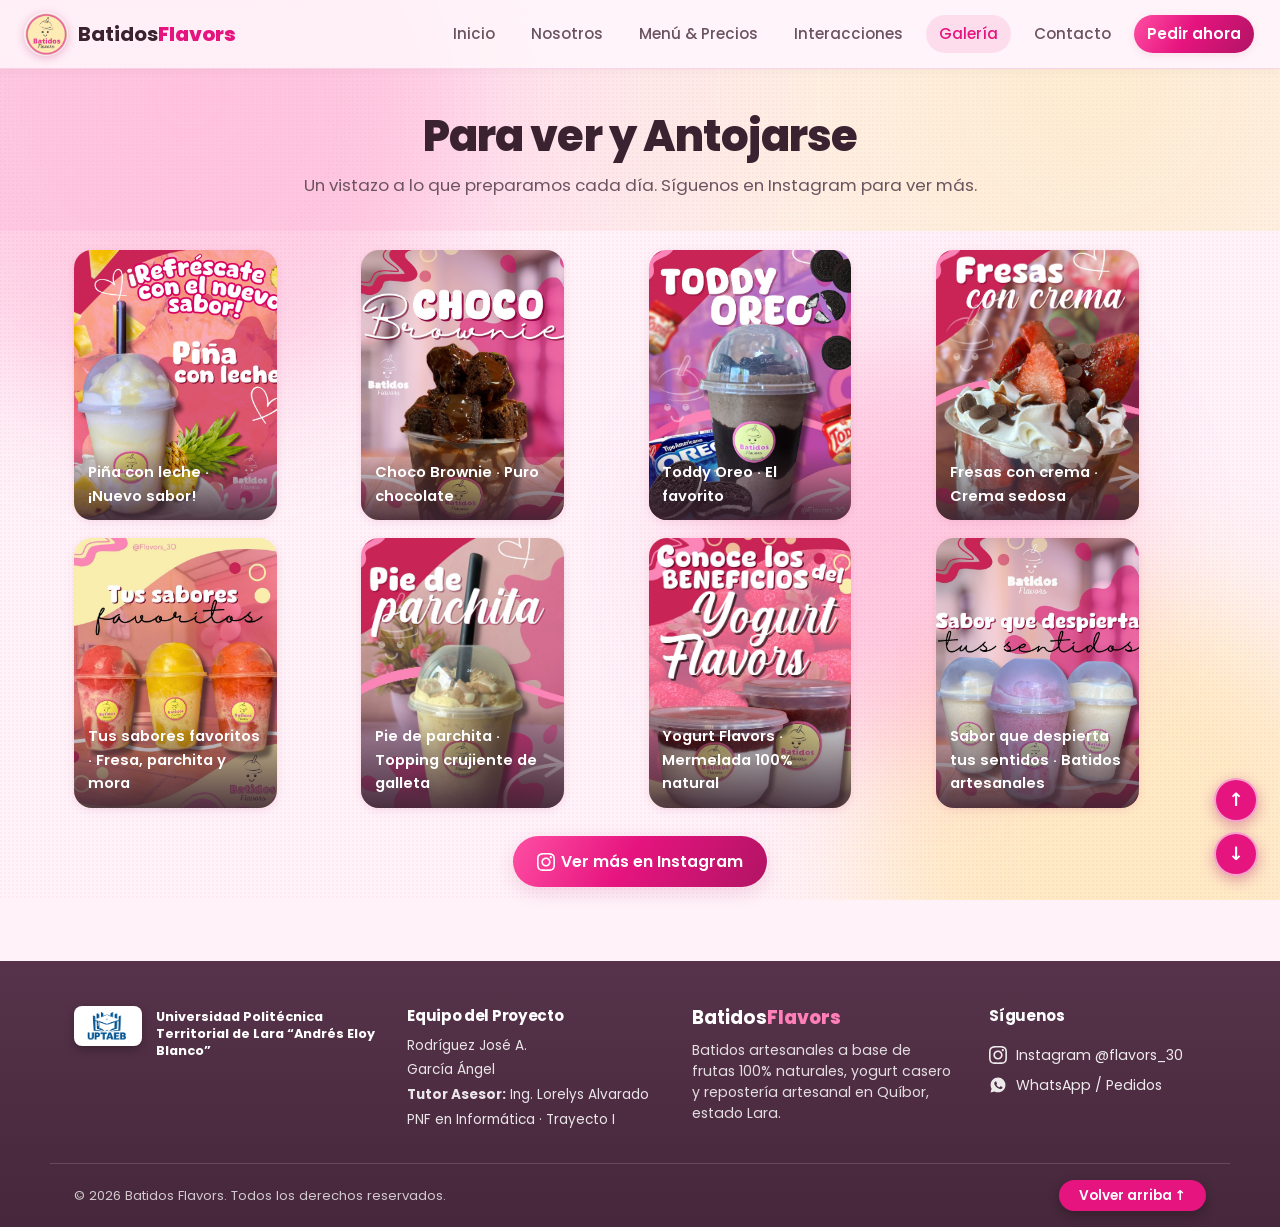
<file: web/galeria.html>
<!DOCTYPE html>
<html lang="es">
<head>
  <meta charset="UTF-8" />
  <meta name="viewport" content="width=device-width, initial-scale=1.0" />
  <meta name="description" content="Galería de Batidos Flavors: fotos de nuestros batidos, especiales y postres caseros en Quíbor, estado Lara." />
  <meta name="theme-color" content="#e6147f" />
  <title>Galería · Batidos Flavors</title>
  <link rel="icon" type="image/x-icon" href="assets/favicon/favicon.ico" />
  <link rel="icon" type="image/png" href="assets/logo/logo.png" />
  <link rel="apple-touch-icon" href="assets/logo/logo.png" />
  <link rel="preconnect" href="https://fonts.googleapis.com" />
  <link rel="preconnect" href="https://fonts.gstatic.com" crossorigin />
  <link href="https://fonts.googleapis.com/css2?family=Poppins:wght@300;400;500;600;700;800;900&family=Dancing+Script:wght@600;700&display=swap" rel="stylesheet" />
  <link rel="stylesheet" href="styles.css" />
</head>
<body id="top">
  <div class="bg-decor" aria-hidden="true">
    <span class="blob blob--1"></span><span class="blob blob--2"></span><span class="blob blob--3"></span><span class="grain"></span>
  </div>

  <!-- Navbar -->

  <header class="nav">
    <a href="index.html" class="nav__brand" aria-label="Batidos Flavors — inicio">
      <img src="assets/logo/logo.png" alt="Logo Batidos Flavors" class="logo-mark" width="46" height="46" />
      <span class="nav__brand-txt">Batidos<strong>Flavors</strong></span>
    </a>
    <input type="checkbox" id="nav-toggle" class="nav__check" />
    <label for="nav-toggle" class="nav__burger" aria-label="Abrir menú"><span></span><span></span><span></span></label>
    <nav class="nav__menu">
      <a href="index.html">Inicio</a>
      <a href="nosotros.html">Nosotros</a>
      <a href="menu.html">Menú &amp; Precios</a>
      <a href="interacciones.html">Interacciones</a>
      <a href="galeria.html" class="is-active">Galería</a>
      <a href="contacto.html">Contacto</a>
      <a href="https://wa.me/584125080900?text=Hola%20Batidos%20Flavors%2C%20quiero%20hacer%20un%20pedido" target="_blank" rel="noopener" class="nav__cta">Pedir ahora</a>
    </nav>
  </header>

  <main>
    <!-- Banner -->
    <section class="page-banner">
      <div class="hero__mesh" aria-hidden="true"></div>
      <div class="page-banner__inner reveal">
        <h1>Para ver y Antojarse</h1>
        <p>Un vistazo a lo que preparamos cada día. Síguenos en Instagram para ver más.</p>
      </div>
    </section>

    <!-- Galeria -->
    <section class="section section--flush-top">
      <div class="gallery">
        <figure class="g-item g-item--1 reveal-up"><figcaption>Piña con leche · ¡Nuevo sabor!</figcaption></figure>
        <figure class="g-item g-item--2 reveal-up"><figcaption>Choco Brownie · Puro chocolate</figcaption></figure>
        <figure class="g-item g-item--3 reveal-up"><figcaption>Toddy Oreo · El favorito</figcaption></figure>
        <figure class="g-item g-item--4 reveal-up"><figcaption>Fresas con crema · Crema sedosa</figcaption></figure>
        <figure class="g-item g-item--7 reveal-up"><figcaption>Tus sabores favoritos · Fresa, parchita y mora</figcaption></figure>
        <figure class="g-item g-item--6 reveal-up"><figcaption>Pie de parchita · Topping crujiente de galleta</figcaption></figure>
        <figure class="g-item g-item--5 reveal-up"><figcaption>Yogurt Flavors · Mermelada 100% natural</figcaption></figure>
        <figure class="g-item g-item--8 reveal-up"><figcaption>Sabor que despierta tus sentidos · Batidos artesanales</figcaption></figure>
      </div>

      <div class="menu__cta reveal-up">
        <a href="https://instagram.com/flavors_30" target="_blank" rel="noopener" class="btn btn--solid">
          <svg viewBox="0 0 24 24" width="18" height="18" fill="currentColor" aria-hidden="true"><path d="M12 2.163c3.204 0 3.584.012 4.85.07 3.252.148 4.771 1.691 4.919 4.919.058 1.265.069 1.645.069 4.849 0 3.205-.012 3.584-.069 4.849-.149 3.225-1.664 4.771-4.919 4.919-1.266.058-1.644.07-4.85.07-3.204 0-3.584-.012-4.849-.07-3.26-.149-4.771-1.699-4.919-4.92-.058-1.265-.07-1.644-.07-4.849 0-3.204.013-3.583.07-4.849.149-3.227 1.664-4.771 4.919-4.919 1.266-.057 1.645-.069 4.849-.069zm0-2.163c-3.259 0-3.667.014-4.947.072-4.358.2-6.78 2.618-6.98 6.98-.059 1.281-.073 1.689-.073 4.948 0 3.259.014 3.668.072 4.948.2 4.358 2.618 6.78 6.98 6.98 1.281.058 1.689.072 4.948.072 3.259 0 3.668-.014 4.948-.072 4.354-.2 6.782-2.618 6.979-6.98.059-1.28.073-1.689.073-4.948 0-3.259-.014-3.667-.072-4.947-.196-4.354-2.617-6.78-6.979-6.98-1.281-.059-1.69-.073-4.949-.073zm0 5.838c-3.403 0-6.162 2.759-6.162 6.162s2.759 6.163 6.162 6.163 6.162-2.759 6.162-6.163c0-3.403-2.759-6.162-6.162-6.162zm0 10.162c-2.209 0-4-1.79-4-4 0-2.209 1.791-4 4-4s4 1.791 4 4c0 2.21-1.791 4-4 4zm6.406-11.845c-.796 0-1.441.645-1.441 1.44s.645 1.44 1.441 1.44c.795 0 1.439-.645 1.439-1.44s-.644-1.44-1.439-1.44z"/></svg>
          Ver más en Instagram
        </a>
      </div>
    </section>
  </main>

  <!-- Footer -->
  <footer id="footer" class="footer">
        <div class="footer__inner">
      <div class="footer__col footer__uni">
        <div class="footer__uni-brand">
          <img src="assets/logo/logouniversidad.png" alt="Logo UPTAEB" class="footer__uni-logo" loading="lazy">
          <div class="footer__uni-text">
            <p class="uni-name">Universidad Politécnica Territorial de Lara “Andrés Eloy Blanco”</p>
          </div>
        </div>
      </div>
      <div class="footer__col footer__team">
        <h4>Equipo del Proyecto</h4>
        <p>Rodríguez José A.</p>
        <p>García Ángel</p>
        <p class="footer__tutor"><strong>Tutor Asesor:</strong> Ing. Lorelys Alvarado</p>
        <p class="footer__career">PNF en Informática · Trayecto I</p>
      </div>
      <div class="footer__col footer__brand">
        <span class="nav__brand-txt">Batidos<strong>Flavors</strong></span>
        <p>Batidos artesanales a base de frutas 100% naturales, yogurt casero y repostería artesanal en Quíbor, estado Lara.</p>
      </div>
      <div class="footer__col footer__social">
        <h4>Síguenos</h4>
        <a href="https://instagram.com/flavors_30" target="_blank" rel="noopener">
          <svg viewBox="0 0 24 24" width="18" height="18" fill="currentColor" aria-hidden="true"><path d="M12 2.163c3.204 0 3.584.012 4.85.07 3.252.148 4.771 1.691 4.919 4.919.058 1.265.069 1.645.069 4.849 0 3.205-.012 3.584-.069 4.849-.149 3.225-1.664 4.771-4.919 4.919-1.266.058-1.644.07-4.85.07-3.204 0-3.584-.012-4.849-.07-3.26-.149-4.771-1.699-4.919-4.92-.058-1.265-.07-1.644-.07-4.849 0-3.204.013-3.583.07-4.849.149-3.227 1.664-4.771 4.919-4.919 1.266-.057 1.645-.069 4.849-.069zm0-2.163c-3.259 0-3.667.014-4.947.072-4.358.2-6.78 2.618-6.98 6.98-.059 1.281-.073 1.689-.073 4.948 0 3.259.014 3.668.072 4.948.2 4.358 2.618 6.78 6.98 6.98 1.281.058 1.689.072 4.948.072 3.259 0 3.668-.014 4.948-.072 4.354-.2 6.782-2.618 6.979-6.98.059-1.28.073-1.689.073-4.948 0-3.259-.014-3.667-.072-4.947-.196-4.354-2.617-6.78-6.979-6.98-1.281-.059-1.69-.073-4.949-.073zm0 5.838c-3.403 0-6.162 2.759-6.162 6.162s2.759 6.163 6.162 6.163 6.162-2.759 6.162-6.163c0-3.403-2.759-6.162-6.162-6.162zm0 10.162c-2.209 0-4-1.79-4-4 0-2.209 1.791-4 4-4s4 1.791 4 4c0 2.21-1.791 4-4 4zm6.406-11.845c-.796 0-1.441.645-1.441 1.44s.645 1.44 1.441 1.44c.795 0 1.439-.645 1.439-1.44s-.644-1.44-1.439-1.44z"/></svg>
          <span>Instagram @flavors_30</span>
        </a>
        <a href="https://wa.me/584125080900" target="_blank" rel="noopener">
          <svg viewBox="0 0 24 24" width="18" height="18" fill="currentColor" aria-hidden="true"><path d="M12.04 2c-5.46 0-9.91 4.45-9.91 9.91 0 1.75.46 3.45 1.32 4.95L2.05 22l5.25-1.38c1.45.79 3.08 1.21 4.74 1.21 5.46 0 9.91-4.45 9.91-9.91 0-2.65-1.03-5.14-2.9-7.01A9.82 9.82 0 0 0 12.04 2zm5.79 14.07c-.24.68-1.39 1.3-1.92 1.38-.49.07-1.12.1-3.23-.77-2.69-1.11-4.43-3.85-4.57-4.03-.13-.18-1.09-1.45-1.09-2.77s.69-1.96.93-2.23c.24-.27.53-.34.71-.34.18 0 .35 0 .51.01.16.01.39-.06.6.46.23.54.78 1.9.85 2.04.07.14.11.3.02.48-.09.18-.14.29-.27.45-.14.16-.29.35-.41.47-.14.13-.28.28-.12.55.16.27.7 1.15 1.5 1.86 1.03.92 1.9 1.2 2.17 1.34.27.13.43.11.59-.07.16-.18.68-.79.86-1.06.18-.27.36-.23.61-.14.25.09 1.59.75 1.86.89.27.13.45.2.52.31.06.11.06.65-.18 1.33z"/></svg>
          <span>WhatsApp / Pedidos</span>
        </a>
      </div>
    </div>
    <div class="footer__base">
      <p>© 2026 Batidos Flavors. Todos los derechos reservados.</p>
      <a href="#top" class="footer__top-btn">Volver arriba ↑</a>
    </div>
  </footer>


  <!-- Botones flotantes -->
  <div class="floating-nav" aria-label="Navegación rápida">
    <a href="#top" class="floating-btn" title="Ir al inicio" aria-label="Ir al inicio">↑</a>
    <a href="#footer" class="floating-btn" title="Ir al final" aria-label="Ir al final">↓</a>
  </div>
</body>
</html>
</file>
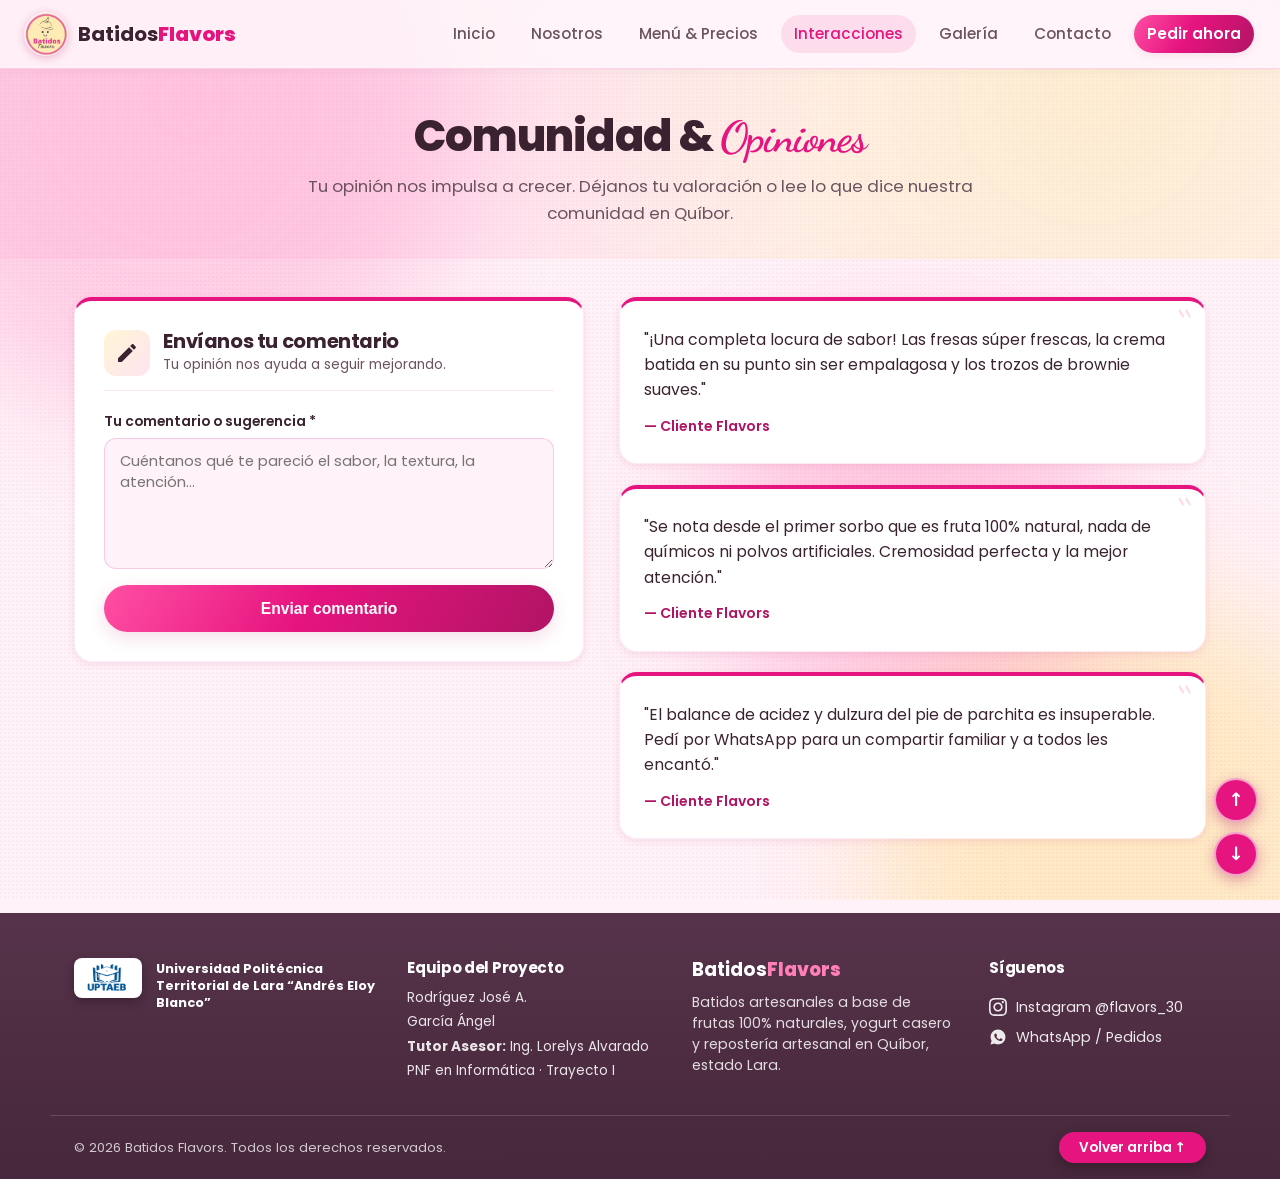
<file: web/interacciones.html>
<!DOCTYPE html>
<html lang="es">
<head>
  <meta charset="UTF-8" />
  <meta name="viewport" content="width=device-width, initial-scale=1.0" />
  <meta name="description" content="Comunidad y opiniones de Batidos Flavors: déjanos tu valoración y lee los comentarios de nuestros clientes en Quíbor." />
  <meta name="theme-color" content="#e6147f" />
  <title>Interacciones · Batidos Flavors</title>
  <link rel="icon" type="image/x-icon" href="assets/favicon/favicon.ico" />
  <link rel="icon" type="image/png" href="assets/logo/logo.png" />
  <link rel="apple-touch-icon" href="assets/logo/logo.png" />
  <link rel="preconnect" href="https://fonts.googleapis.com" />
  <link rel="preconnect" href="https://fonts.gstatic.com" crossorigin />
  <link href="https://fonts.googleapis.com/css2?family=Poppins:wght@300;400;500;600;700;800;900&family=Dancing+Script:wght@600;700&display=swap" rel="stylesheet" />
  <link rel="stylesheet" href="styles.css" />
</head>
<body id="top">

  <div class="bg-decor" aria-hidden="true">
    <span class="blob blob--1"></span>
    <span class="blob blob--2"></span>
    <span class="blob blob--3"></span>
    <span class="grain"></span>
  </div>

  <!-- Navbar -->
  <header class="nav">
    <a href="index.html" class="nav__brand" aria-label="Batidos Flavors — inicio">
      <img src="assets/logo/logo.png" alt="Logo Batidos Flavors" class="logo-mark" width="46" height="46" />
      <span class="nav__brand-txt">Batidos<strong>Flavors</strong></span>
    </a>
    <input type="checkbox" id="nav-toggle" class="nav__check" />
    <label for="nav-toggle" class="nav__burger" aria-label="Abrir menú"><span></span><span></span><span></span></label>
    <nav class="nav__menu">
      <a href="index.html">Inicio</a>
      <a href="nosotros.html">Nosotros</a>
      <a href="menu.html">Menú &amp; Precios</a>
      <a href="interacciones.html" class="is-active">Interacciones</a>
      <a href="galeria.html">Galería</a>
      <a href="contacto.html">Contacto</a>
      <a href="https://wa.me/584125080900?text=Hola%20Batidos%20Flavors%2C%20quiero%20hacer%20un%20pedido" target="_blank" rel="noopener" class="nav__cta">Pedir ahora</a>
    </nav>
  </header>

  <main>
    <!-- Banner -->
    <section class="page-banner">
      <div class="hero__mesh" aria-hidden="true"></div>
      <div class="page-banner__inner reveal">
        <h1>Comunidad &amp; <span class="script">Opiniones</span></h1>
        <p>Tu opinión nos impulsa a crecer. Déjanos tu valoración o lee lo que dice nuestra comunidad en Quíbor.</p>
      </div>
    </section>
  <!-- Comentarios -->
    <section class="section comentarios" id="comentarios">
      <div class="comentarios__grid">
        <div class="comentarios__form-box reveal-up">
          <div class="comentarios__form-head">
            <span class="comentarios__icon" aria-hidden="true">
              <svg viewBox="0 0 24 24" width="24" height="24" fill="currentColor"><path d="M3 17.25V21h3.75L17.81 9.94l-3.75-3.75L3 17.25zM20.71 7.04c.39-.39.39-1.02 0-1.41l-2.34-2.34c-.39-.39-1.02-.39-1.41 0l-1.83 1.83 3.75 3.75 1.83-1.83z"/></svg>
            </span>
            <div>
              <h3>Envíanos tu comentario</h3>
              <p>Tu opinión nos ayuda a seguir mejorando.</p>
            </div>
          </div>

          <form action="https://api.web3forms.com/submit" method="POST" class="form-flavors">
            <input type="hidden" name="access_key" value="ee206d40-eca7-43f6-a774-2c4587c92f54" />
            <input type="hidden" name="subject" value="Nuevo comentario recibido en Batidos Flavors" />
            <input type="hidden" name="from_name" value="Web Batidos Flavors" />
            <input type="hidden" name="redirect" value="https://batidosflavors.shop/interacciones.html#enviado" />
            <input type="checkbox" name="botcheck" class="form-honeypot" />

            <label for="comentario" class="form-group">
              <span class="form-group__label">Tu comentario o sugerencia *</span>
              <textarea id="comentario" name="comentario" rows="5" placeholder="Cuéntanos qué te pareció el sabor, la textura, la atención..." required></textarea>
            </label>

            <button type="submit" class="btn btn--solid btn--block">Enviar comentario</button>
          </form>
        </div>

        <!-- Opiniones -->
        <div class="comentarios__feed">
          <blockquote class="quote reveal-up">
            <p>"¡Una completa locura de sabor! Las fresas súper frescas, la crema batida en su punto sin ser empalagosa y los trozos de brownie suaves."</p>
            <footer>— Cliente Flavors</footer>
          </blockquote>

          <blockquote class="quote reveal-up">
            <p>"Se nota desde el primer sorbo que es fruta 100% natural, nada de químicos ni polvos artificiales. Cremosidad perfecta y la mejor atención."</p>
            <footer>— Cliente Flavors</footer>
          </blockquote>

          <blockquote class="quote reveal-up">
            <p>"El balance de acidez y dulzura del pie de parchita es insuperable. Pedí por WhatsApp para un compartir familiar y a todos les encantó."</p>
            <footer>— Cliente Flavors</footer>
          </blockquote>
        </div>
      </div>
    </section>

    <!-- Modal -->
    <div id="enviado" class="modal" role="dialog" aria-modal="true" aria-labelledby="modal-title">
      <a href="#" class="modal__backdrop" aria-label="Cerrar modal"></a>
      <div class="modal__dialog">
        <a href="#" class="modal__close" aria-label="Cerrar ventana">&times;</a>
        <div class="modal__icon" aria-hidden="true">✓</div>
        <h3 id="modal-title">¡Comentario Enviado!</h3>
        <p>Muchas gracias por escribirnos. Tu opinión o sugerencia ha sido recibida con éxito por nuestro equipo en Quíbor.</p>
        <div class="modal__actions">
          <a href="#" class="btn btn--solid">Aceptar</a>
        </div>
      </div>
    </div>
  </main>

  <!-- Footer -->
  <footer id="footer" class="footer">
    <div class="footer__inner">
      <div class="footer__col footer__uni">
        <div class="footer__uni-brand">
          <img src="assets/logo/logouniversidad.png" alt="Logo UPTAEB" class="footer__uni-logo" loading="lazy">
          <div class="footer__uni-text">
            <p class="uni-name">Universidad Politécnica Territorial de Lara “Andrés Eloy Blanco”</p>
          </div>
        </div>
      </div>
      <div class="footer__col footer__team">
        <h4>Equipo del Proyecto</h4>
        <p>Rodríguez José A.</p>
        <p>García Ángel</p>
        <p class="footer__tutor"><strong>Tutor Asesor:</strong> Ing. Lorelys Alvarado</p>
        <p class="footer__career">PNF en Informática · Trayecto I</p>
      </div>
      <div class="footer__col footer__brand">
        <span class="nav__brand-txt">Batidos<strong>Flavors</strong></span>
        <p>Batidos artesanales a base de frutas 100% naturales, yogurt casero y repostería artesanal en Quíbor, estado Lara.</p>
      </div>
      <div class="footer__col footer__social">
        <h4>Síguenos</h4>
        <a href="https://instagram.com/flavors_30" target="_blank" rel="noopener">
          <svg viewBox="0 0 24 24" width="18" height="18" fill="currentColor" aria-hidden="true"><path d="M12 2.163c3.204 0 3.584.012 4.85.07 3.252.148 4.771 1.691 4.919 4.919.058 1.265.069 1.645.069 4.849 0 3.205-.012 3.584-.069 4.849-.149 3.225-1.664 4.771-4.919 4.919-1.266.058-1.644.07-4.85.07-3.204 0-3.584-.012-4.849-.07-3.26-.149-4.771-1.699-4.919-4.92-.058-1.265-.07-1.644-.07-4.849 0-3.204.013-3.583.07-4.849.149-3.227 1.664-4.771 4.919-4.919 1.266-.057 1.645-.069 4.849-.069zm0-2.163c-3.259 0-3.667.014-4.947.072-4.358.2-6.78 2.618-6.98 6.98-.059 1.281-.073 1.689-.073 4.948 0 3.259.014 3.668.072 4.948.2 4.358 2.618 6.78 6.98 6.98 1.281.058 1.689.072 4.948.072 3.259 0 3.668-.014 4.948-.072 4.354-.2 6.782-2.618 6.979-6.98.059-1.28.073-1.689.073-4.948 0-3.259-.014-3.667-.072-4.947-.196-4.354-2.617-6.78-6.979-6.98-1.281-.059-1.69-.073-4.949-.073zm0 5.838c-3.403 0-6.162 2.759-6.162 6.162s2.759 6.163 6.162 6.163 6.162-2.759 6.162-6.163c0-3.403-2.759-6.162-6.162-6.162zm0 10.162c-2.209 0-4-1.79-4-4 0-2.209 1.791-4 4-4s4 1.791 4 4c0 2.21-1.791 4-4 4zm6.406-11.845c-.796 0-1.441.645-1.441 1.44s.645 1.44 1.441 1.44c.795 0 1.439-.645 1.439-1.44s-.644-1.44-1.439-1.44z"/></svg>
          <span>Instagram @flavors_30</span>
        </a>
        <a href="https://wa.me/584125080900" target="_blank" rel="noopener">
          <svg viewBox="0 0 24 24" width="18" height="18" fill="currentColor" aria-hidden="true"><path d="M12.04 2c-5.46 0-9.91 4.45-9.91 9.91 0 1.75.46 3.45 1.32 4.95L2.05 22l5.25-1.38c1.45.79 3.08 1.21 4.74 1.21 5.46 0 9.91-4.45 9.91-9.91 0-2.65-1.03-5.14-2.9-7.01A9.82 9.82 0 0 0 12.04 2zm5.79 14.07c-.24.68-1.39 1.3-1.92 1.38-.49.07-1.12.1-3.23-.77-2.69-1.11-4.43-3.85-4.57-4.03-.13-.18-1.09-1.45-1.09-2.77s.69-1.96.93-2.23c.24-.27.53-.34.71-.34.18 0 .35 0 .51.01.16.01.39-.06.6.46.23.54.78 1.9.85 2.04.07.14.11.3.02.48-.09.18-.14.29-.27.45-.14.16-.29.35-.41.47-.14.13-.28.28-.12.55.16.27.7 1.15 1.5 1.86 1.03.92 1.9 1.2 2.17 1.34.27.13.43.11.59-.07.16-.18.68-.79.86-1.06.18-.27.36-.23.61-.14.25.09 1.59.75 1.86.89.27.13.45.2.52.31.06.11.06.65-.18 1.33z"/></svg>
          <span>WhatsApp / Pedidos</span>
        </a>
      </div>
    </div>
    <div class="footer__base">
      <p>© 2026 Batidos Flavors. Todos los derechos reservados.</p>
      <a href="#top" class="footer__top-btn">Volver arriba ↑</a>
    </div>
  </footer>

  <!-- Botones flotantes -->
  <div class="floating-nav" aria-label="Navegación rápida">
    <a href="#top" class="floating-btn" title="Ir al inicio" aria-label="Ir al inicio">↑</a>
    <a href="#footer" class="floating-btn" title="Ir al final" aria-label="Ir al final">↓</a>
  </div>

</body>
</html>
</file>
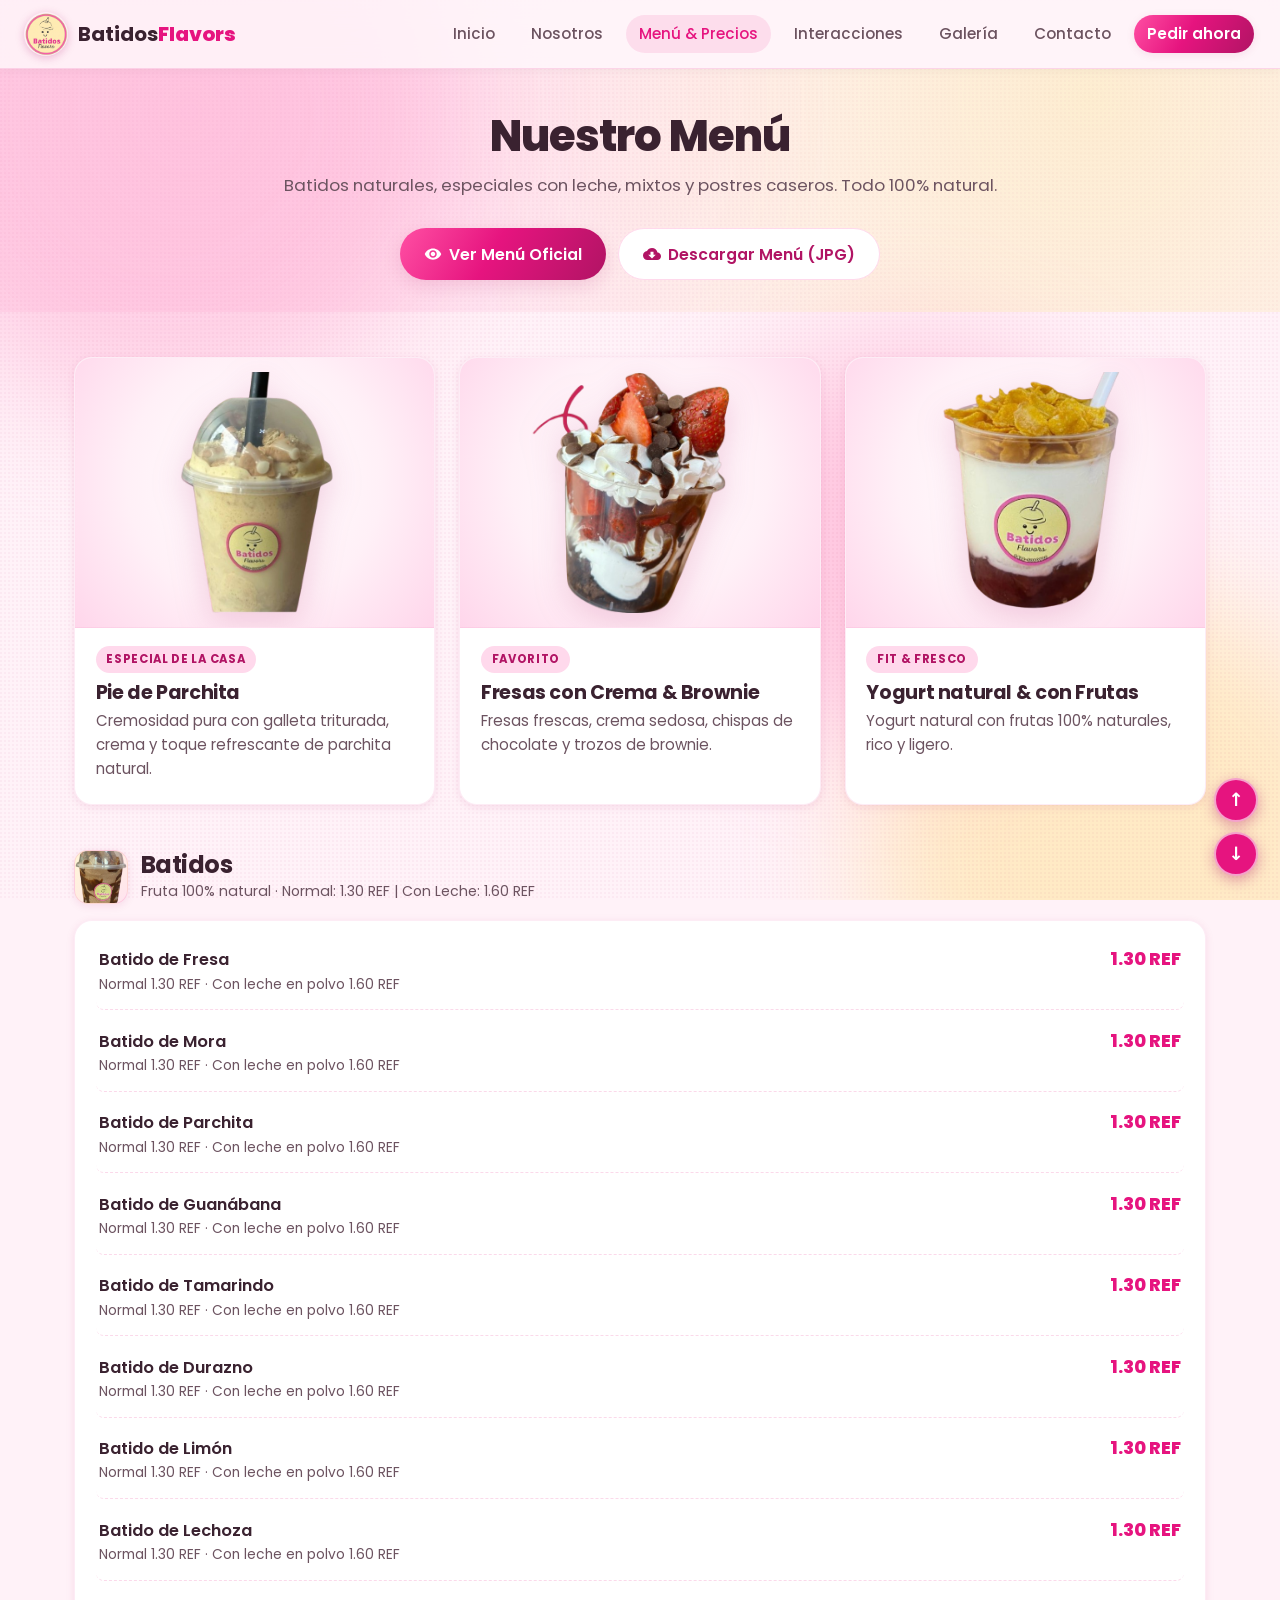
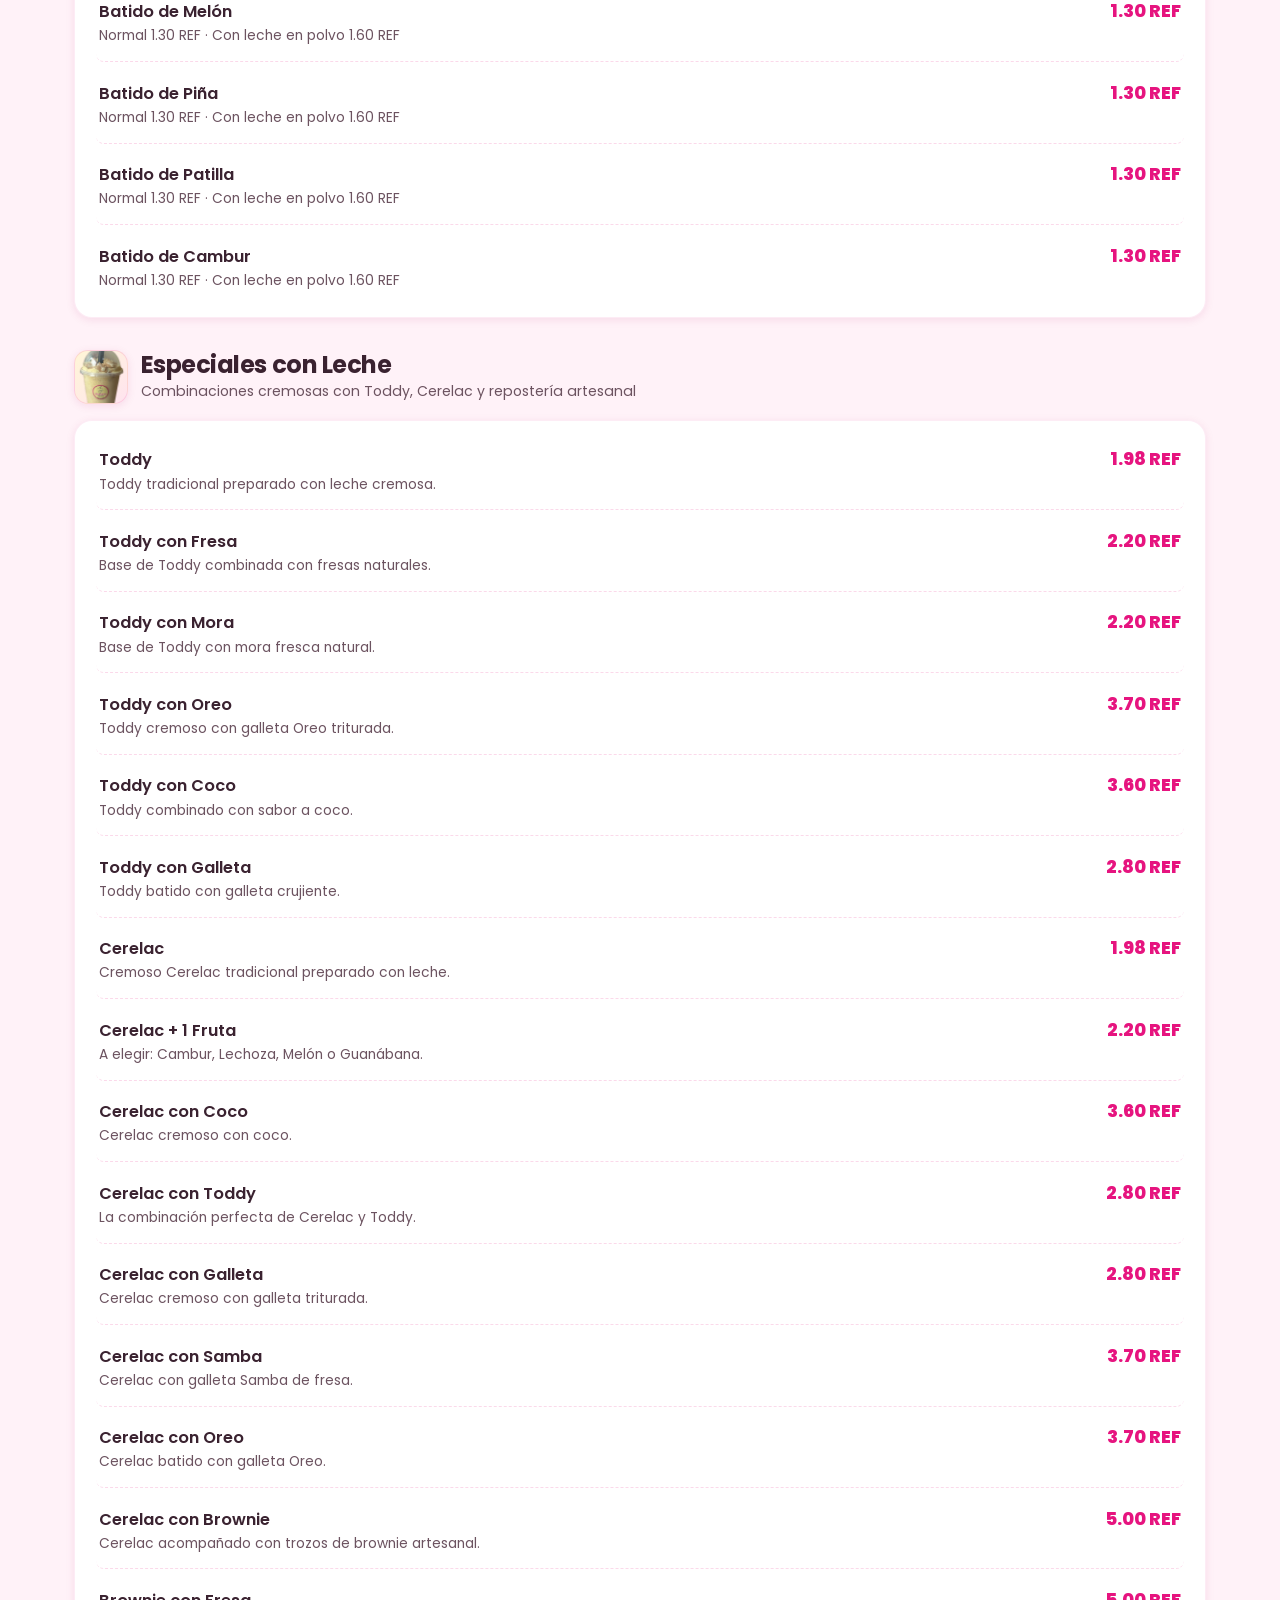
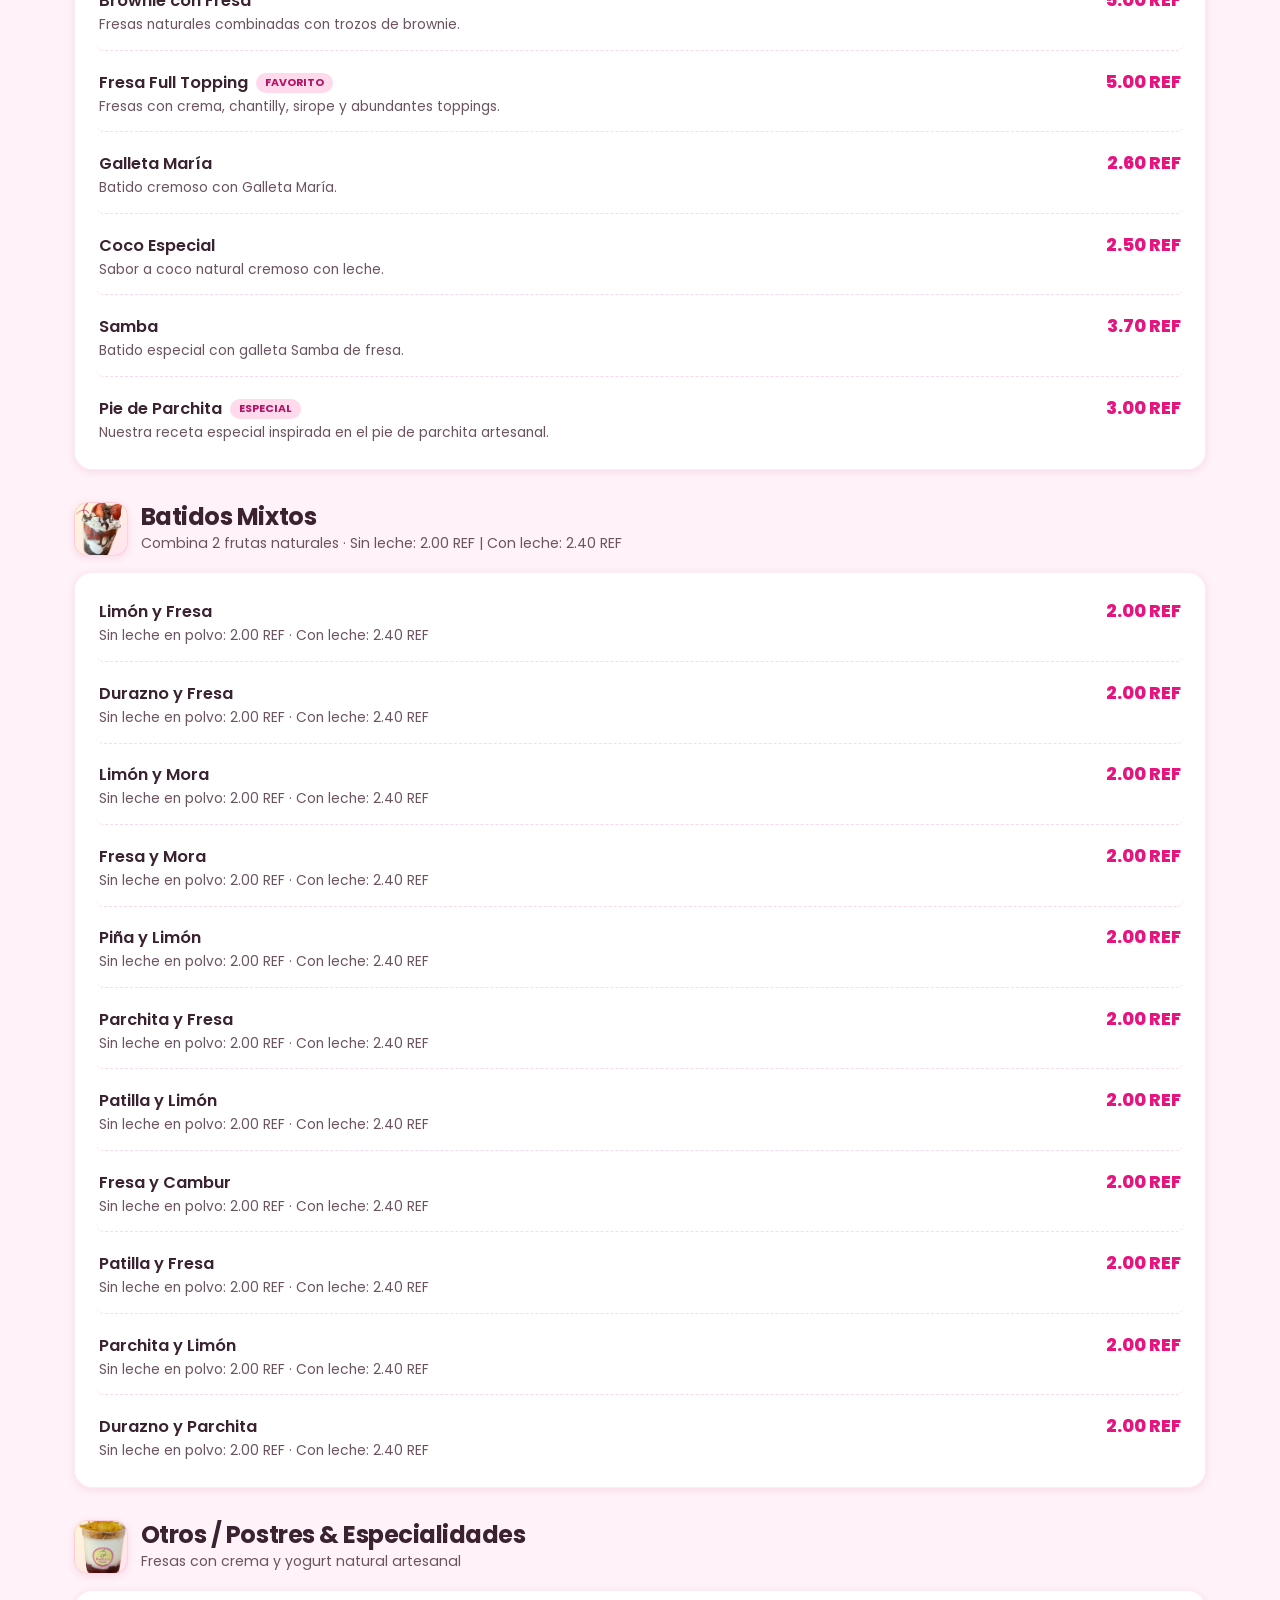
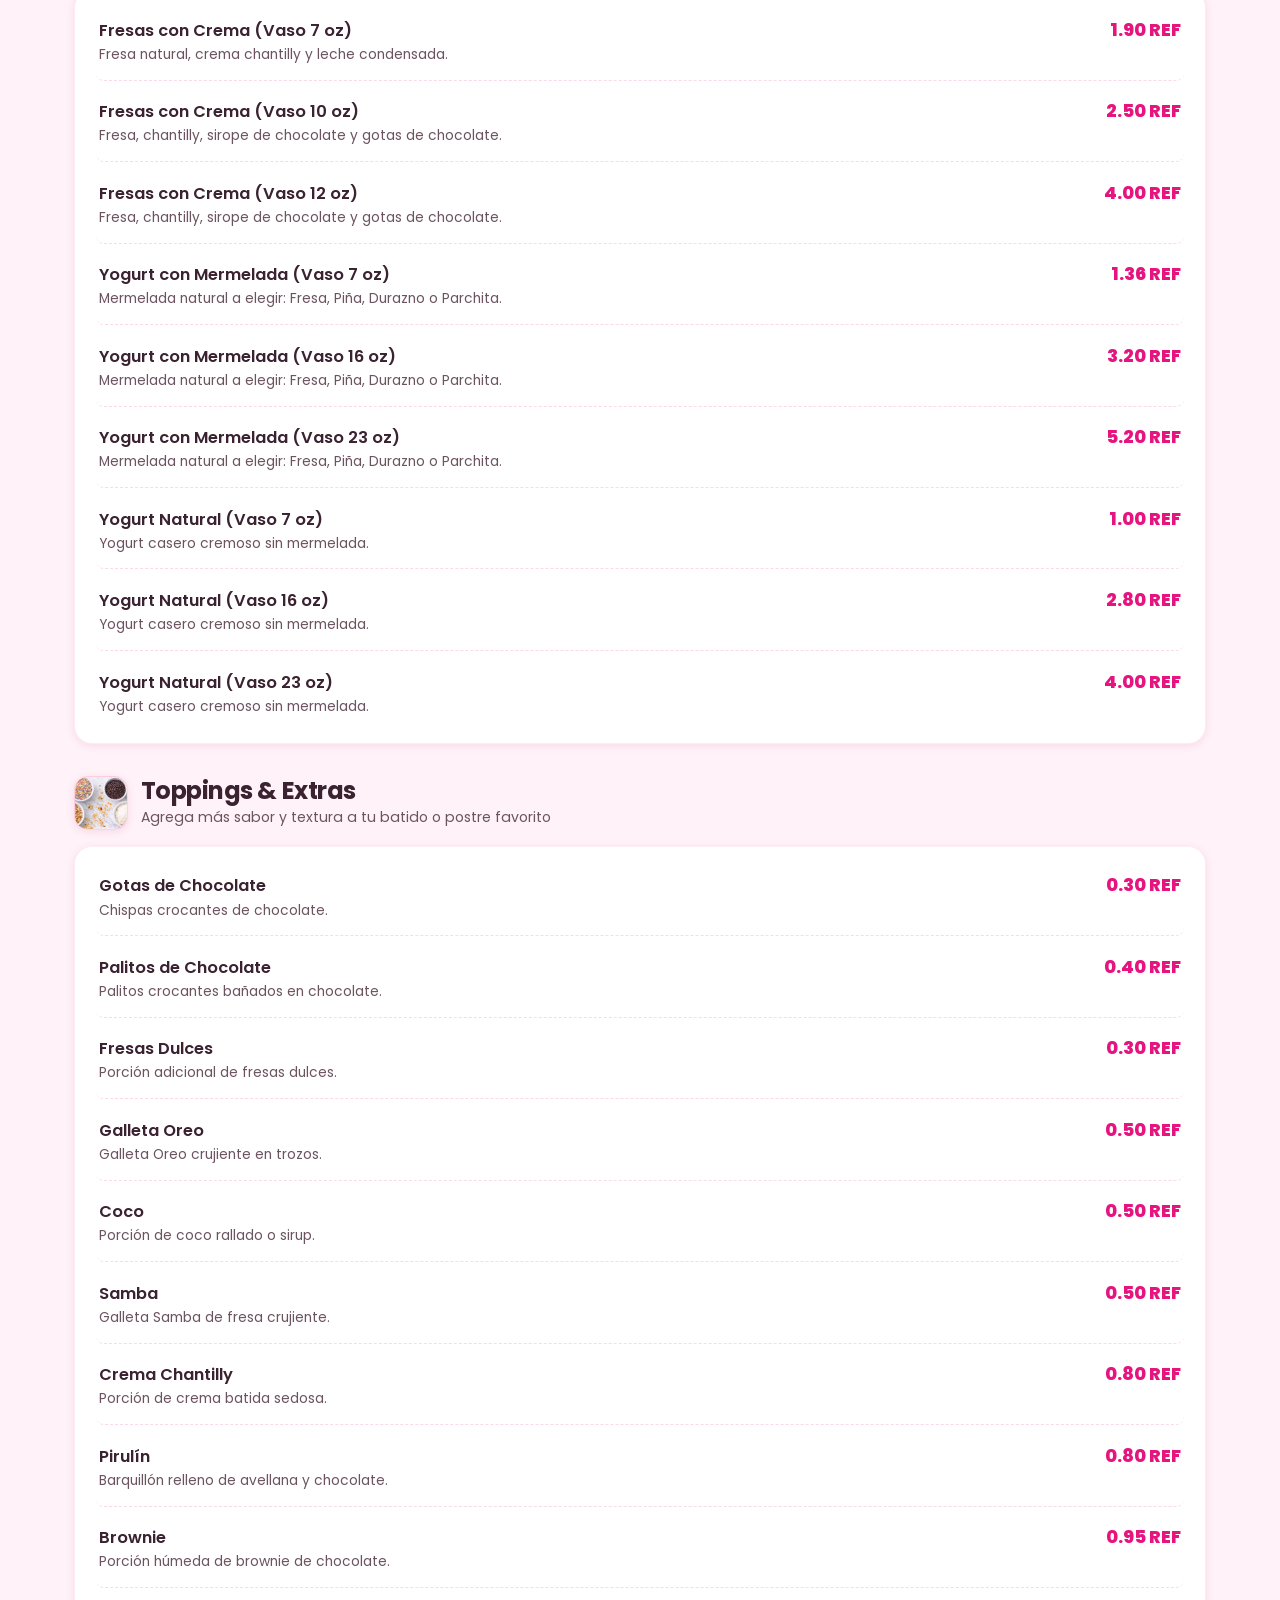
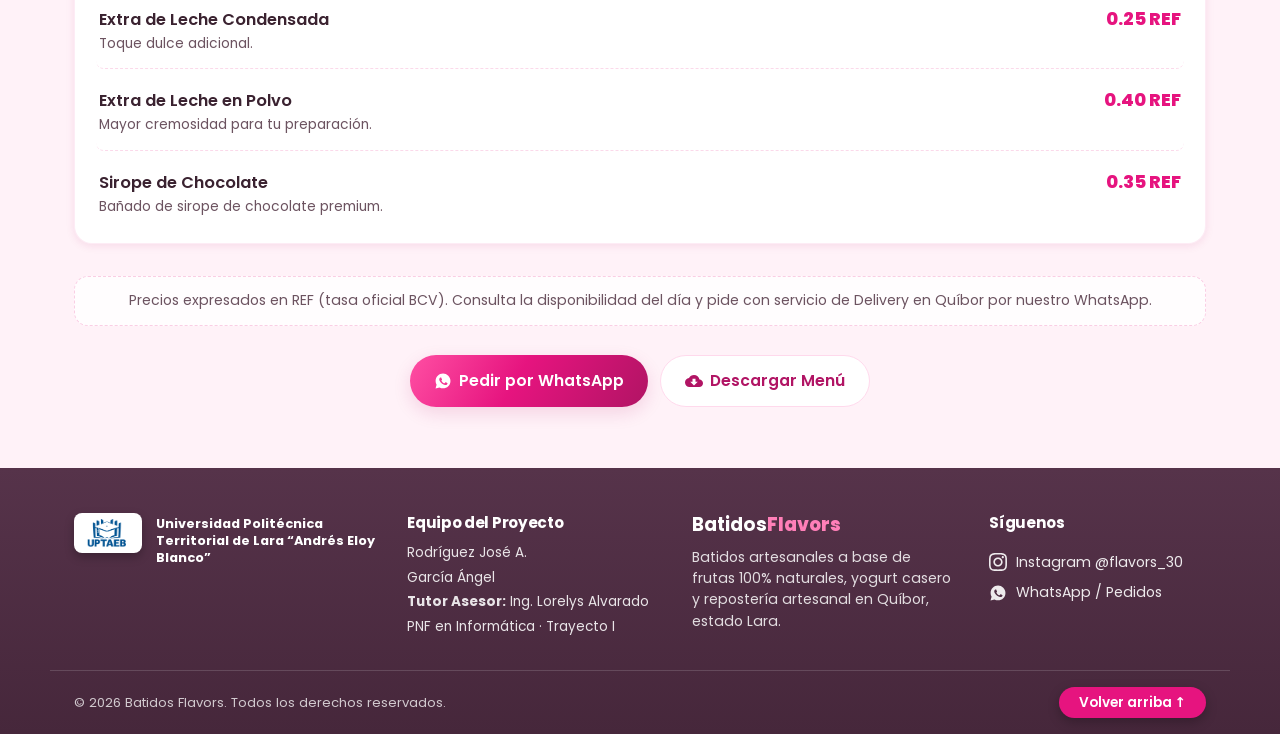
<file: web/menu.html>
<!DOCTYPE html>
<html lang="es">
<head>
  <meta charset="UTF-8" />
  <meta name="viewport" content="width=device-width, initial-scale=1.0" />
  <meta name="description" content="Menú y precios de Batidos Flavors: batidos naturales, especiales con leche, mixtos y postres caseros en Quíbor, estado Lara." />
  <meta name="theme-color" content="#e6147f" />
  <title>Menú &amp; Precios · Batidos Flavors</title>
  <link rel="icon" type="image/x-icon" href="assets/favicon/favicon.ico" />
  <link rel="icon" type="image/png" href="assets/logo/logo.png" />
  <link rel="apple-touch-icon" href="assets/logo/logo.png" />
  <link rel="preconnect" href="https://fonts.googleapis.com" />
  <link rel="preconnect" href="https://fonts.gstatic.com" crossorigin />
  <link href="https://fonts.googleapis.com/css2?family=Poppins:wght@300;400;500;600;700;800;900&family=Dancing+Script:wght@600;700&display=swap" rel="stylesheet" />
  <link rel="stylesheet" href="styles.css" />
</head>
<body id="top">
  <div class="bg-decor" aria-hidden="true">
    <span class="blob blob--1"></span><span class="blob blob--2"></span><span class="blob blob--3"></span><span class="grain"></span>
  </div>

  <!-- Navbar -->

  <header class="nav">
    <a href="index.html" class="nav__brand" aria-label="Batidos Flavors — inicio">
      <img src="assets/logo/logo.png" alt="Logo Batidos Flavors" class="logo-mark" width="46" height="46" />
      <span class="nav__brand-txt">Batidos<strong>Flavors</strong></span>
    </a>
    <input type="checkbox" id="nav-toggle" class="nav__check" />
    <label for="nav-toggle" class="nav__burger" aria-label="Abrir menú"><span></span><span></span><span></span></label>
    <nav class="nav__menu">
      <a href="index.html">Inicio</a>
      <a href="nosotros.html">Nosotros</a>
      <a href="menu.html" class="is-active">Menú &amp; Precios</a>
      <a href="interacciones.html">Interacciones</a>
      <a href="galeria.html">Galería</a>
      <a href="contacto.html">Contacto</a>
      <a href="https://wa.me/584125080900?text=Hola%20Batidos%20Flavors%2C%20quiero%20hacer%20un%20pedido" target="_blank" rel="noopener" class="nav__cta">Pedir ahora</a>
    </nav>
  </header>

  <main>
    <!-- Banner -->
    <section class="page-banner">
      <div class="hero__mesh" aria-hidden="true"></div>
      <div class="page-banner__inner reveal">
        <h1>Nuestro Menú</h1>
        <p>Batidos naturales, especiales con leche, mixtos y postres caseros. Todo 100% natural.</p>
        <div class="menu__cta">
          <a href="ver-menu.html" class="btn btn--solid">
            <svg viewBox="0 0 24 24" width="18" height="18" fill="currentColor" aria-hidden="true"><path d="M12 4.5C7 4.5 2.73 7.61 1 12c1.73 4.39 6 7.5 11 7.5s9.27-3.11 11-7.5c-1.73-4.39-6-7.5-11-7.5zM12 17c-2.76 0-5-2.24-5-5s2.24-5 5-5 5 2.24 5 5-2.24 5-5 5zm0-8c-1.66 0-3 1.34-3 3s1.34 3 3 3 3-1.34 3-3-1.34-3-3-3z"/></svg>
            Ver Menú Oficial
          </a>
          <a href="assets/menu/menu.jpg" download="Menu-Batidos-Flavors.jpg" class="btn btn--ghost">
            <svg viewBox="0 0 24 24" width="18" height="18" fill="currentColor" aria-hidden="true"><path d="M19.35 10.04C18.67 6.59 15.64 4 12 4 9.11 4 6.6 5.64 5.35 8.04 2.34 8.36 0 10.91 0 14c0 3.31 2.69 6 6 6h13c2.76 0 5-2.24 5-5 0-2.64-2.05-4.78-4.65-4.96zM17 13l-5 5-5-5h3V9h4v4h3z"/></svg>
            Descargar Menú (JPG)
          </a>
        </div>
      </div>
    </section>
  <!-- Destacados -->
    <section class="section">
      <div class="cards">
        <article class="card reveal-up">
          <div class="card__img">
            <img src="assets/menu/menu-pie-limon.png" alt="Pie de Parchita" loading="lazy">
          </div>
          <div class="card__body">
            <span class="tag">Especial de la casa</span>
            <h3>Pie de Parchita</h3>
            <p>Cremosidad pura con galleta triturada, crema y toque refrescante de parchita natural.</p>
          </div>
        </article>
        <article class="card reveal-up">
          <div class="card__img">
            <img src="assets/menu/menu-fresa-brownie.png" alt="Fresas con Crema &amp; Brownie" loading="lazy">
          </div>
          <div class="card__body">
            <span class="tag">Favorito</span>
            <h3>Fresas con Crema &amp; Brownie</h3>
            <p>Fresas frescas, crema sedosa, chispas de chocolate y trozos de brownie.</p>
          </div>
        </article>
        <article class="card reveal-up">
          <div class="card__img">
            <img src="assets/menu/menu-yogur-cereal.png" alt="Yogurt natural &amp; con Frutas" loading="lazy">
          </div>
          <div class="card__body">
            <span class="tag">Fit &amp; fresco</span>
            <h3>Yogurt natural &amp; con Frutas</h3>
            <p>Yogurt natural con frutas 100% naturales, rico y ligero.</p>
          </div>
        </article>
      </div>
    </section>

    <!-- Precios -->
    <div class="price-block">
      <div class="price-cat reveal-up">
        <div class="price-cat__head">
          <span class="ic"><img src="assets/menu/menu-batido-chocolate.png" alt="Batidos naturales" loading="lazy"></span>
          <div>
            <h2>Batidos</h2>
            <p>Fruta 100% natural · Normal: 1.30 REF | Con Leche: 1.60 REF</p>
          </div>
        </div>
        <div class="price-list">
          <div class="price-row"><div class="price-row__name"><b>Batido de Fresa</b><p>Normal 1.30 REF · Con leche en polvo 1.60 REF</p></div><div class="price-row__val">1.30 REF</div></div>
          <div class="price-row"><div class="price-row__name"><b>Batido de Mora</b><p>Normal 1.30 REF · Con leche en polvo 1.60 REF</p></div><div class="price-row__val">1.30 REF</div></div>
          <div class="price-row"><div class="price-row__name"><b>Batido de Parchita</b><p>Normal 1.30 REF · Con leche en polvo 1.60 REF</p></div><div class="price-row__val">1.30 REF</div></div>
          <div class="price-row"><div class="price-row__name"><b>Batido de Guanábana</b><p>Normal 1.30 REF · Con leche en polvo 1.60 REF</p></div><div class="price-row__val">1.30 REF</div></div>
          <div class="price-row"><div class="price-row__name"><b>Batido de Tamarindo</b><p>Normal 1.30 REF · Con leche en polvo 1.60 REF</p></div><div class="price-row__val">1.30 REF</div></div>
          <div class="price-row"><div class="price-row__name"><b>Batido de Durazno</b><p>Normal 1.30 REF · Con leche en polvo 1.60 REF</p></div><div class="price-row__val">1.30 REF</div></div>
          <div class="price-row"><div class="price-row__name"><b>Batido de Limón</b><p>Normal 1.30 REF · Con leche en polvo 1.60 REF</p></div><div class="price-row__val">1.30 REF</div></div>
          <div class="price-row"><div class="price-row__name"><b>Batido de Lechoza</b><p>Normal 1.30 REF · Con leche en polvo 1.60 REF</p></div><div class="price-row__val">1.30 REF</div></div>
          <div class="price-row"><div class="price-row__name"><b>Batido de Melón</b><p>Normal 1.30 REF · Con leche en polvo 1.60 REF</p></div><div class="price-row__val">1.30 REF</div></div>
          <div class="price-row"><div class="price-row__name"><b>Batido de Piña</b><p>Normal 1.30 REF · Con leche en polvo 1.60 REF</p></div><div class="price-row__val">1.30 REF</div></div>
          <div class="price-row"><div class="price-row__name"><b>Batido de Patilla</b><p>Normal 1.30 REF · Con leche en polvo 1.60 REF</p></div><div class="price-row__val">1.30 REF</div></div>
          <div class="price-row"><div class="price-row__name"><b>Batido de Cambur</b><p>Normal 1.30 REF · Con leche en polvo 1.60 REF</p></div><div class="price-row__val">1.30 REF</div></div>
        </div>
      </div>
      <div class="price-cat reveal-up">
        <div class="price-cat__head">
          <span class="ic"><img src="assets/menu/menu-pie-limon.png" alt="Especiales con leche" loading="lazy"></span>
          <div>
            <h2>Especiales con Leche</h2>
            <p>Combinaciones cremosas con Toddy, Cerelac y repostería artesanal</p>
          </div>
        </div>
        <div class="price-list">
          <div class="price-row"><div class="price-row__name"><b>Toddy</b><p>Toddy tradicional preparado con leche cremosa.</p></div><div class="price-row__val">1.98 REF</div></div>
          <div class="price-row"><div class="price-row__name"><b>Toddy con Fresa</b><p>Base de Toddy combinada con fresas naturales.</p></div><div class="price-row__val">2.20 REF</div></div>
          <div class="price-row"><div class="price-row__name"><b>Toddy con Mora</b><p>Base de Toddy con mora fresca natural.</p></div><div class="price-row__val">2.20 REF</div></div>
          <div class="price-row"><div class="price-row__name"><b>Toddy con Oreo</b><p>Toddy cremoso con galleta Oreo triturada.</p></div><div class="price-row__val">3.70 REF</div></div>
          <div class="price-row"><div class="price-row__name"><b>Toddy con Coco</b><p>Toddy combinado con sabor a coco.</p></div><div class="price-row__val">3.60 REF</div></div>
          <div class="price-row"><div class="price-row__name"><b>Toddy con Galleta</b><p>Toddy batido con galleta crujiente.</p></div><div class="price-row__val">2.80 REF</div></div>
          <div class="price-row"><div class="price-row__name"><b>Cerelac</b><p>Cremoso Cerelac tradicional preparado con leche.</p></div><div class="price-row__val">1.98 REF</div></div>
          <div class="price-row"><div class="price-row__name"><b>Cerelac + 1 Fruta</b><p>A elegir: Cambur, Lechoza, Melón o Guanábana.</p></div><div class="price-row__val">2.20 REF</div></div>
          <div class="price-row"><div class="price-row__name"><b>Cerelac con Coco</b><p>Cerelac cremoso con coco.</p></div><div class="price-row__val">3.60 REF</div></div>
          <div class="price-row"><div class="price-row__name"><b>Cerelac con Toddy</b><p>La combinación perfecta de Cerelac y Toddy.</p></div><div class="price-row__val">2.80 REF</div></div>
          <div class="price-row"><div class="price-row__name"><b>Cerelac con Galleta</b><p>Cerelac cremoso con galleta triturada.</p></div><div class="price-row__val">2.80 REF</div></div>
          <div class="price-row"><div class="price-row__name"><b>Cerelac con Samba</b><p>Cerelac con galleta Samba de fresa.</p></div><div class="price-row__val">3.70 REF</div></div>
          <div class="price-row"><div class="price-row__name"><b>Cerelac con Oreo</b><p>Cerelac batido con galleta Oreo.</p></div><div class="price-row__val">3.70 REF</div></div>
          <div class="price-row"><div class="price-row__name"><b>Cerelac con Brownie</b><p>Cerelac acompañado con trozos de brownie artesanal.</p></div><div class="price-row__val">5.00 REF</div></div>
          <div class="price-row"><div class="price-row__name"><b>Brownie con Fresa</b><p>Fresas naturales combinadas con trozos de brownie.</p></div><div class="price-row__val">5.00 REF</div></div>
          <div class="price-row"><div class="price-row__name"><b>Fresa Full Topping</b><span class="price-row__tag">Favorito</span><p>Fresas con crema, chantilly, sirope y abundantes toppings.</p></div><div class="price-row__val">5.00 REF</div></div>
          <div class="price-row"><div class="price-row__name"><b>Galleta María</b><p>Batido cremoso con Galleta María.</p></div><div class="price-row__val">2.60 REF</div></div>
          <div class="price-row"><div class="price-row__name"><b>Coco Especial</b><p>Sabor a coco natural cremoso con leche.</p></div><div class="price-row__val">2.50 REF</div></div>
          <div class="price-row"><div class="price-row__name"><b>Samba</b><p>Batido especial con galleta Samba de fresa.</p></div><div class="price-row__val">3.70 REF</div></div>
          <div class="price-row"><div class="price-row__name"><b>Pie de Parchita</b><span class="price-row__tag">Especial</span><p>Nuestra receta especial inspirada en el pie de parchita artesanal.</p></div><div class="price-row__val">3.00 REF</div></div>
        </div>
      </div>
      <div class="price-cat reveal-up">
        <div class="price-cat__head">
          <span class="ic"><img src="assets/menu/menu-fresa-brownie.png" alt="Batidos mixtos" loading="lazy"></span>
          <div>
            <h2>Batidos Mixtos</h2>
            <p>Combina 2 frutas naturales · Sin leche: 2.00 REF | Con leche: 2.40 REF</p>
          </div>
        </div>
        <div class="price-list">
          <div class="price-row"><div class="price-row__name"><b>Limón y Fresa</b><p>Sin leche en polvo: 2.00 REF · Con leche: 2.40 REF</p></div><div class="price-row__val">2.00 REF</div></div>
          <div class="price-row"><div class="price-row__name"><b>Durazno y Fresa</b><p>Sin leche en polvo: 2.00 REF · Con leche: 2.40 REF</p></div><div class="price-row__val">2.00 REF</div></div>
          <div class="price-row"><div class="price-row__name"><b>Limón y Mora</b><p>Sin leche en polvo: 2.00 REF · Con leche: 2.40 REF</p></div><div class="price-row__val">2.00 REF</div></div>
          <div class="price-row"><div class="price-row__name"><b>Fresa y Mora</b><p>Sin leche en polvo: 2.00 REF · Con leche: 2.40 REF</p></div><div class="price-row__val">2.00 REF</div></div>
          <div class="price-row"><div class="price-row__name"><b>Piña y Limón</b><p>Sin leche en polvo: 2.00 REF · Con leche: 2.40 REF</p></div><div class="price-row__val">2.00 REF</div></div>
          <div class="price-row"><div class="price-row__name"><b>Parchita y Fresa</b><p>Sin leche en polvo: 2.00 REF · Con leche: 2.40 REF</p></div><div class="price-row__val">2.00 REF</div></div>
          <div class="price-row"><div class="price-row__name"><b>Patilla y Limón</b><p>Sin leche en polvo: 2.00 REF · Con leche: 2.40 REF</p></div><div class="price-row__val">2.00 REF</div></div>
          <div class="price-row"><div class="price-row__name"><b>Fresa y Cambur</b><p>Sin leche en polvo: 2.00 REF · Con leche: 2.40 REF</p></div><div class="price-row__val">2.00 REF</div></div>
          <div class="price-row"><div class="price-row__name"><b>Patilla y Fresa</b><p>Sin leche en polvo: 2.00 REF · Con leche: 2.40 REF</p></div><div class="price-row__val">2.00 REF</div></div>
          <div class="price-row"><div class="price-row__name"><b>Parchita y Limón</b><p>Sin leche en polvo: 2.00 REF · Con leche: 2.40 REF</p></div><div class="price-row__val">2.00 REF</div></div>
          <div class="price-row"><div class="price-row__name"><b>Durazno y Parchita</b><p>Sin leche en polvo: 2.00 REF · Con leche: 2.40 REF</p></div><div class="price-row__val">2.00 REF</div></div>
        </div>
      </div>
      <div class="price-cat reveal-up">
        <div class="price-cat__head">
          <span class="ic"><img src="assets/menu/menu-yogur-cereal.png" alt="Postres y especialidades" loading="lazy"></span>
          <div>
            <h2>Otros / Postres &amp; Especialidades</h2>
            <p>Fresas con crema y yogurt natural artesanal</p>
          </div>
        </div>
        <div class="price-list">
          <div class="price-row"><div class="price-row__name"><b>Fresas con Crema (Vaso 7 oz)</b><p>Fresa natural, crema chantilly y leche condensada.</p></div><div class="price-row__val">1.90 REF</div></div>
          <div class="price-row"><div class="price-row__name"><b>Fresas con Crema (Vaso 10 oz)</b><p>Fresa, chantilly, sirope de chocolate y gotas de chocolate.</p></div><div class="price-row__val">2.50 REF</div></div>
          <div class="price-row"><div class="price-row__name"><b>Fresas con Crema (Vaso 12 oz)</b><p>Fresa, chantilly, sirope de chocolate y gotas de chocolate.</p></div><div class="price-row__val">4.00 REF</div></div>
          <div class="price-row"><div class="price-row__name"><b>Yogurt con Mermelada (Vaso 7 oz)</b><p>Mermelada natural a elegir: Fresa, Piña, Durazno o Parchita.</p></div><div class="price-row__val">1.36 REF</div></div>
          <div class="price-row"><div class="price-row__name"><b>Yogurt con Mermelada (Vaso 16 oz)</b><p>Mermelada natural a elegir: Fresa, Piña, Durazno o Parchita.</p></div><div class="price-row__val">3.20 REF</div></div>
          <div class="price-row"><div class="price-row__name"><b>Yogurt con Mermelada (Vaso 23 oz)</b><p>Mermelada natural a elegir: Fresa, Piña, Durazno o Parchita.</p></div><div class="price-row__val">5.20 REF</div></div>
          <div class="price-row"><div class="price-row__name"><b>Yogurt Natural (Vaso 7 oz)</b><p>Yogurt casero cremoso sin mermelada.</p></div><div class="price-row__val">1.00 REF</div></div>
          <div class="price-row"><div class="price-row__name"><b>Yogurt Natural (Vaso 16 oz)</b><p>Yogurt casero cremoso sin mermelada.</p></div><div class="price-row__val">2.80 REF</div></div>
          <div class="price-row"><div class="price-row__name"><b>Yogurt Natural (Vaso 23 oz)</b><p>Yogurt casero cremoso sin mermelada.</p></div><div class="price-row__val">4.00 REF</div></div>
        </div>
      </div>
      <div class="price-cat reveal-up">
        <div class="price-cat__head">
          <span class="ic"><img src="assets/menu/topins.png" alt="Toppings y extras" loading="lazy"></span>
          <div>
            <h2>Toppings &amp; Extras</h2>
            <p>Agrega más sabor y textura a tu batido o postre favorito</p>
          </div>
        </div>
        <div class="price-list">
          <div class="price-row"><div class="price-row__name"><b>Gotas de Chocolate</b><p>Chispas crocantes de chocolate.</p></div><div class="price-row__val">0.30 REF</div></div>
          <div class="price-row"><div class="price-row__name"><b>Palitos de Chocolate</b><p>Palitos crocantes bañados en chocolate.</p></div><div class="price-row__val">0.40 REF</div></div>
          <div class="price-row"><div class="price-row__name"><b>Fresas Dulces</b><p>Porción adicional de fresas dulces.</p></div><div class="price-row__val">0.30 REF</div></div>
          <div class="price-row"><div class="price-row__name"><b>Galleta Oreo</b><p>Galleta Oreo crujiente en trozos.</p></div><div class="price-row__val">0.50 REF</div></div>
          <div class="price-row"><div class="price-row__name"><b>Coco</b><p>Porción de coco rallado o sirup.</p></div><div class="price-row__val">0.50 REF</div></div>
          <div class="price-row"><div class="price-row__name"><b>Samba</b><p>Galleta Samba de fresa crujiente.</p></div><div class="price-row__val">0.50 REF</div></div>
          <div class="price-row"><div class="price-row__name"><b>Crema Chantilly</b><p>Porción de crema batida sedosa.</p></div><div class="price-row__val">0.80 REF</div></div>
          <div class="price-row"><div class="price-row__name"><b>Pirulín</b><p>Barquillón relleno de avellana y chocolate.</p></div><div class="price-row__val">0.80 REF</div></div>
          <div class="price-row"><div class="price-row__name"><b>Brownie</b><p>Porción húmeda de brownie de chocolate.</p></div><div class="price-row__val">0.95 REF</div></div>
          <div class="price-row"><div class="price-row__name"><b>Extra de Leche Condensada</b><p>Toque dulce adicional.</p></div><div class="price-row__val">0.25 REF</div></div>
          <div class="price-row"><div class="price-row__name"><b>Extra de Leche en Polvo</b><p>Mayor cremosidad para tu preparación.</p></div><div class="price-row__val">0.40 REF</div></div>
          <div class="price-row"><div class="price-row__name"><b>Sirope de Chocolate</b><p>Bañado de sirope de chocolate premium.</p></div><div class="price-row__val">0.35 REF</div></div>
        </div>
      </div>

      <p class="price-note reveal-up">Precios expresados en REF (tasa oficial BCV). Consulta la disponibilidad del día y pide con servicio de Delivery en Quíbor por nuestro WhatsApp.</p>

      <div class="menu__cta reveal-up">
        <a href="https://wa.me/584125080900?text=Hola%20Batidos%20Flavors%2C%20quiero%20hacer%20un%20pedido" target="_blank" rel="noopener" class="btn btn--solid">
          <svg viewBox="0 0 24 24" width="18" height="18" fill="currentColor" aria-hidden="true"><path d="M12.04 2c-5.46 0-9.91 4.45-9.91 9.91 0 1.75.46 3.45 1.32 4.95L2.05 22l5.25-1.38c1.45.79 3.08 1.21 4.74 1.21 5.46 0 9.91-4.45 9.91-9.91 0-2.65-1.03-5.14-2.9-7.01A9.82 9.82 0 0 0 12.04 2zm5.79 14.07c-.24.68-1.39 1.3-1.92 1.38-.49.07-1.12.1-3.23-.77-2.69-1.11-4.43-3.85-4.57-4.03-.13-.18-1.09-1.45-1.09-2.77s.69-1.96.93-2.23c.24-.27.53-.34.71-.34.18 0 .35 0 .51.01.16.01.39-.06.6.46.23.54.78 1.9.85 2.04.07.14.11.3.02.48-.09.18-.14.29-.27.45-.14.16-.29.35-.41.47-.14.13-.28.28-.12.55.16.27.7 1.15 1.5 1.86 1.03.92 1.9 1.2 2.17 1.34.27.13.43.11.59-.07.16-.18.68-.79.86-1.06.18-.27.36-.23.61-.14.25.09 1.59.75 1.86.89.27.13.45.2.52.31.06.11.06.65-.18 1.33z"/></svg>
          Pedir por WhatsApp
        </a>
        <a href="assets/menu/menu.jpg" download="Menu-Batidos-Flavors.jpg" class="btn btn--ghost">
          <svg viewBox="0 0 24 24" width="18" height="18" fill="currentColor" aria-hidden="true"><path d="M19.35 10.04C18.67 6.59 15.64 4 12 4 9.11 4 6.6 5.64 5.35 8.04 2.34 8.36 0 10.91 0 14c0 3.31 2.69 6 6 6h13c2.76 0 5-2.24 5-5 0-2.64-2.05-4.78-4.65-4.96zM17 13l-5 5-5-5h3V9h4v4h3z"/></svg>
          Descargar Menú
        </a>
      </div>
    </div>
  </main>

  <!-- Footer -->
  <footer id="footer" class="footer">
        <div class="footer__inner">
      <div class="footer__col footer__uni">
        <div class="footer__uni-brand">
          <img src="assets/logo/logouniversidad.png" alt="Logo UPTAEB" class="footer__uni-logo" loading="lazy">
          <div class="footer__uni-text">
            <p class="uni-name">Universidad Politécnica Territorial de Lara “Andrés Eloy Blanco”</p>
          </div>
        </div>
      </div>
      <div class="footer__col footer__team">
        <h4>Equipo del Proyecto</h4>
        <p>Rodríguez José A.</p>
        <p>García Ángel</p>
        <p class="footer__tutor"><strong>Tutor Asesor:</strong> Ing. Lorelys Alvarado</p>
        <p class="footer__career">PNF en Informática · Trayecto I</p>
      </div>
      <div class="footer__col footer__brand">
        <span class="nav__brand-txt">Batidos<strong>Flavors</strong></span>
        <p>Batidos artesanales a base de frutas 100% naturales, yogurt casero y repostería artesanal en Quíbor, estado Lara.</p>
      </div>
      <div class="footer__col footer__social">
        <h4>Síguenos</h4>
        <a href="https://instagram.com/flavors_30" target="_blank" rel="noopener">
          <svg viewBox="0 0 24 24" width="18" height="18" fill="currentColor" aria-hidden="true"><path d="M12 2.163c3.204 0 3.584.012 4.85.07 3.252.148 4.771 1.691 4.919 4.919.058 1.265.069 1.645.069 4.849 0 3.205-.012 3.584-.069 4.849-.149 3.225-1.664 4.771-4.919 4.919-1.266.058-1.644.07-4.85.07-3.204 0-3.584-.012-4.849-.07-3.26-.149-4.771-1.699-4.919-4.92-.058-1.265-.07-1.644-.07-4.849 0-3.204.013-3.583.07-4.849.149-3.227 1.664-4.771 4.919-4.919 1.266-.057 1.645-.069 4.849-.069zm0-2.163c-3.259 0-3.667.014-4.947.072-4.358.2-6.78 2.618-6.98 6.98-.059 1.281-.073 1.689-.073 4.948 0 3.259.014 3.668.072 4.948.2 4.358 2.618 6.78 6.98 6.98 1.281.058 1.689.072 4.948.072 3.259 0 3.668-.014 4.948-.072 4.354-.2 6.782-2.618 6.979-6.98.059-1.28.073-1.689.073-4.948 0-3.259-.014-3.667-.072-4.947-.196-4.354-2.617-6.78-6.979-6.98-1.281-.059-1.69-.073-4.949-.073zm0 5.838c-3.403 0-6.162 2.759-6.162 6.162s2.759 6.163 6.162 6.163 6.162-2.759 6.162-6.163c0-3.403-2.759-6.162-6.162-6.162zm0 10.162c-2.209 0-4-1.79-4-4 0-2.209 1.791-4 4-4s4 1.791 4 4c0 2.21-1.791 4-4 4zm6.406-11.845c-.796 0-1.441.645-1.441 1.44s.645 1.44 1.441 1.44c.795 0 1.439-.645 1.439-1.44s-.644-1.44-1.439-1.44z"/></svg>
          <span>Instagram @flavors_30</span>
        </a>
        <a href="https://wa.me/584125080900" target="_blank" rel="noopener">
          <svg viewBox="0 0 24 24" width="18" height="18" fill="currentColor" aria-hidden="true"><path d="M12.04 2c-5.46 0-9.91 4.45-9.91 9.91 0 1.75.46 3.45 1.32 4.95L2.05 22l5.25-1.38c1.45.79 3.08 1.21 4.74 1.21 5.46 0 9.91-4.45 9.91-9.91 0-2.65-1.03-5.14-2.9-7.01A9.82 9.82 0 0 0 12.04 2zm5.79 14.07c-.24.68-1.39 1.3-1.92 1.38-.49.07-1.12.1-3.23-.77-2.69-1.11-4.43-3.85-4.57-4.03-.13-.18-1.09-1.45-1.09-2.77s.69-1.96.93-2.23c.24-.27.53-.34.71-.34.18 0 .35 0 .51.01.16.01.39-.06.6.46.23.54.78 1.9.85 2.04.07.14.11.3.02.48-.09.18-.14.29-.27.45-.14.16-.29.35-.41.47-.14.13-.28.28-.12.55.16.27.7 1.15 1.5 1.86 1.03.92 1.9 1.2 2.17 1.34.27.13.43.11.59-.07.16-.18.68-.79.86-1.06.18-.27.36-.23.61-.14.25.09 1.59.75 1.86.89.27.13.45.2.52.31.06.11.06.65-.18 1.33z"/></svg>
          <span>WhatsApp / Pedidos</span>
        </a>
      </div>
    </div>
    <div class="footer__base">
      <p>© 2026 Batidos Flavors. Todos los derechos reservados.</p>
      <a href="#top" class="footer__top-btn">Volver arriba ↑</a>
    </div>
  </footer>


  <!-- Botones flotantes -->
  <div class="floating-nav" aria-label="Navegación rápida">
    <a href="#top" class="floating-btn" title="Ir al inicio" aria-label="Ir al inicio">↑</a>
    <a href="#footer" class="floating-btn" title="Ir al final" aria-label="Ir al final">↓</a>
  </div>
</body>
</html>
</file>
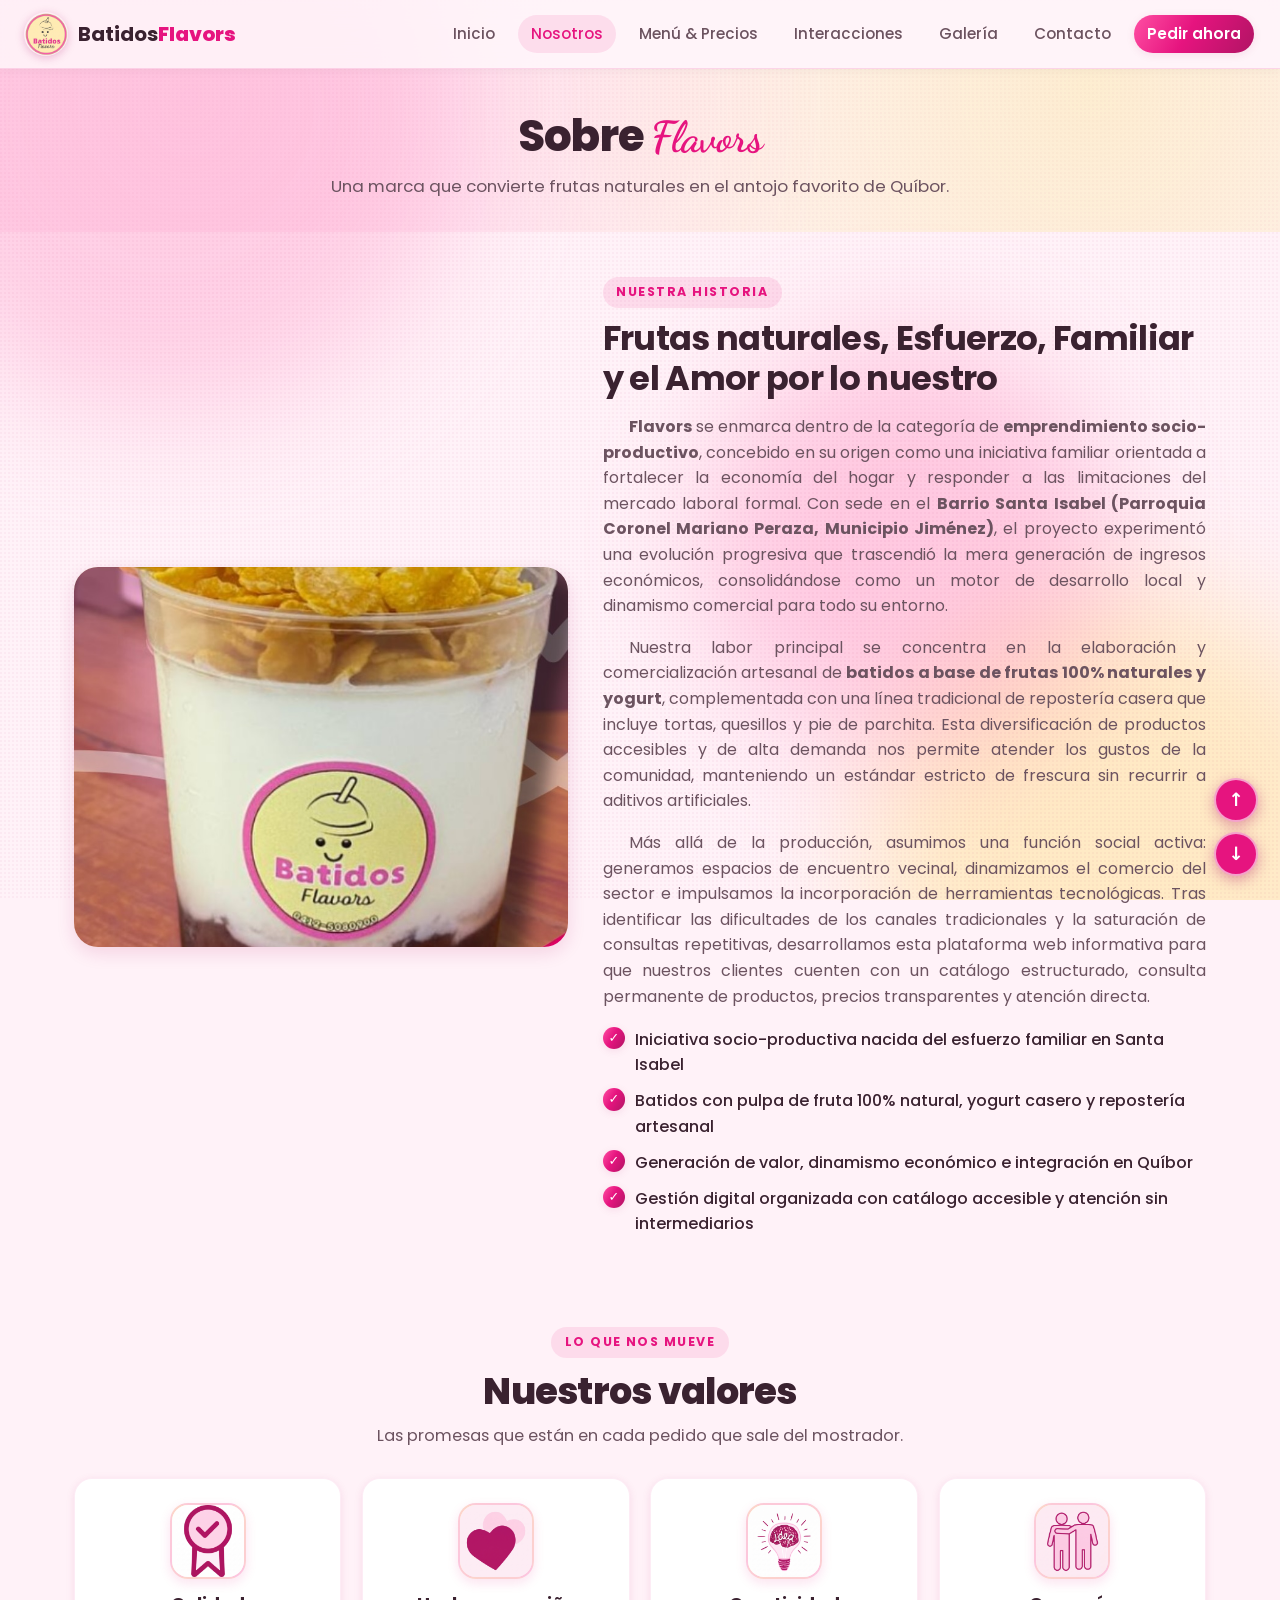
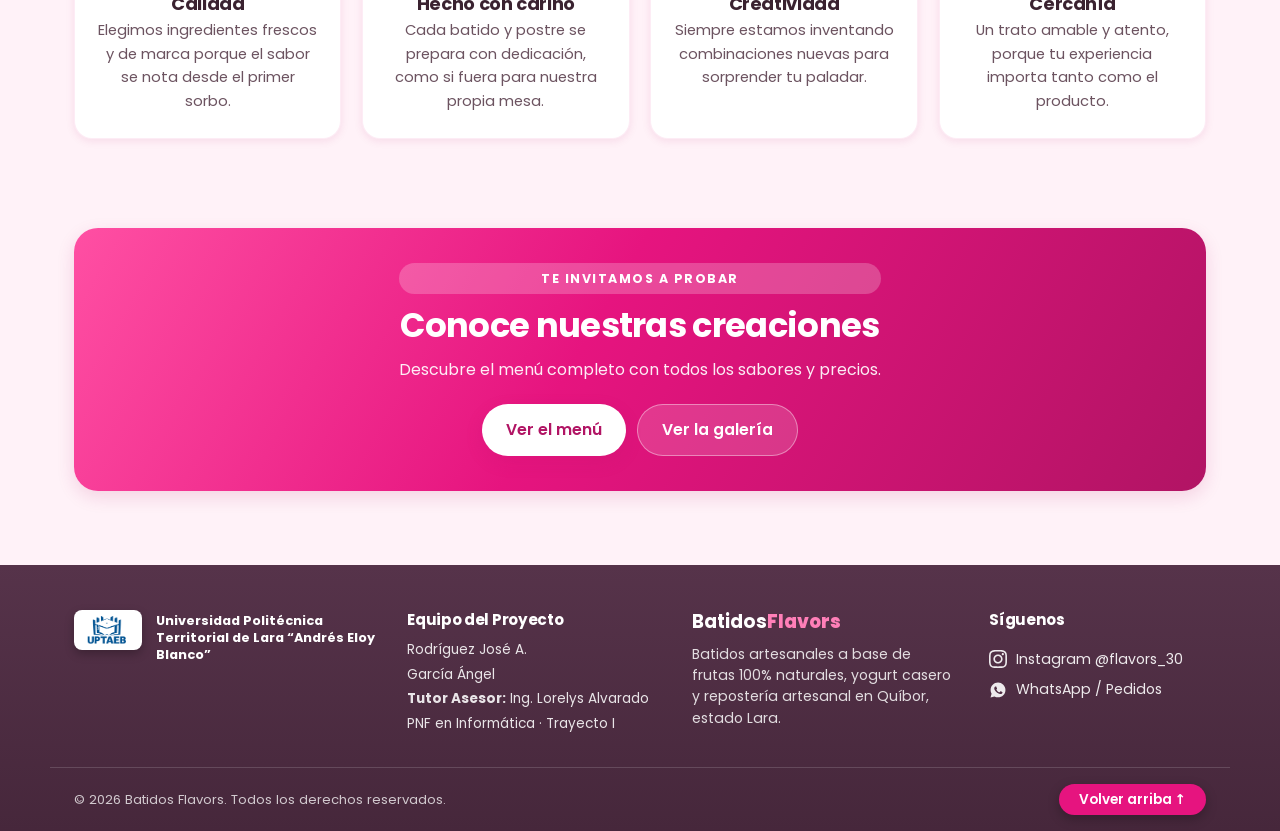
<file: web/nosotros.html>
<!DOCTYPE html>
<html lang="es">
<head>
  <meta charset="UTF-8" />
  <meta name="viewport" content="width=device-width, initial-scale=1.0" />
  <meta name="description" content="Conoce Batidos Flavors: una marca de batidos artesanales y postres caseros nacida en Quíbor, obsesionada con los mejores ingredientes." />
  <meta name="theme-color" content="#e6147f" />
  <title>Nosotros · Batidos Flavors</title>
  <link rel="icon" type="image/x-icon" href="assets/favicon/favicon.ico" />
  <link rel="icon" type="image/png" href="assets/logo/logo.png" />
  <link rel="apple-touch-icon" href="assets/logo/logo.png" />
  <link rel="preconnect" href="https://fonts.googleapis.com" />
  <link rel="preconnect" href="https://fonts.gstatic.com" crossorigin />
  <link href="https://fonts.googleapis.com/css2?family=Poppins:wght@300;400;500;600;700;800;900&family=Dancing+Script:wght@600;700&display=swap" rel="stylesheet" />
  <link rel="stylesheet" href="styles.css" />
</head>
<body id="top">
  <div class="bg-decor" aria-hidden="true">
    <span class="blob blob--1"></span><span class="blob blob--2"></span><span class="blob blob--3"></span><span class="grain"></span>
  </div>

  <!-- Navbar -->

  <header class="nav">
    <a href="index.html" class="nav__brand" aria-label="Batidos Flavors — inicio">
      <img src="assets/logo/logo.png" alt="Logo Batidos Flavors" class="logo-mark" width="46" height="46" />
      <span class="nav__brand-txt">Batidos<strong>Flavors</strong></span>
    </a>
    <input type="checkbox" id="nav-toggle" class="nav__check" />
    <label for="nav-toggle" class="nav__burger" aria-label="Abrir menú"><span></span><span></span><span></span></label>
    <nav class="nav__menu">
      <a href="index.html">Inicio</a>
      <a href="nosotros.html" class="is-active">Nosotros</a>
      <a href="menu.html">Menú &amp; Precios</a>
      <a href="interacciones.html">Interacciones</a>
      <a href="galeria.html">Galería</a>
      <a href="contacto.html">Contacto</a>
      <a href="https://wa.me/584125080900?text=Hola%20Batidos%20Flavors%2C%20quiero%20hacer%20un%20pedido" target="_blank" rel="noopener" class="nav__cta">Pedir ahora</a>
    </nav>
  </header>

  <main>
    <!-- Banner -->
    <section class="page-banner">
      <div class="hero__mesh" aria-hidden="true"></div>
      <div class="page-banner__inner reveal">
        <h1>Sobre <span class="script">Flavors</span></h1>
        <p>Una marca que convierte frutas naturales en el antojo favorito de Quíbor.</p>
      </div>
    </section>

    <!-- Nosotros -->
    <section class="section nosotros">
      <div class="nosotros__media reveal-up">
        <div class="media-card carousel" aria-label="Galería fotográfica de Batidos Flavors">
          <div class="carousel__track">
            <div class="carousel__slide">
              <img src="assets/carrusel/nosotros-carrusel-1.jpg" alt="Preparación artesanal en Batidos Flavors" loading="lazy">
            </div>
            <div class="carousel__slide">
              <img src="assets/carrusel/nosotros-carrusel-2.jpg" alt="Ingredientes naturales y frescos" loading="lazy">
            </div>
            <div class="carousel__slide">
              <img src="assets/carrusel/nosotros-carrusel-3.jpg" alt="Nuestros batidos y postres caseros" loading="lazy">
            </div>
            <div class="carousel__slide">
              <img src="assets/carrusel/nosotros-carrusel-4.jpg" alt="Atención y dedicación en Quíbor" loading="lazy">
            </div>
            <div class="carousel__slide" aria-hidden="true">
              <img src="assets/carrusel/nosotros-carrusel-1.jpg" alt="" loading="lazy">
            </div>
          </div>
        </div>
      </div>
      <div class="nosotros__copy reveal-up">
        <span class="eyebrow">Nuestra historia</span>
      <h2>Frutas naturales, Esfuerzo, Familiar y el Amor por lo nuestro</h2>
        <p>
          <strong>Flavors</strong> se enmarca dentro de la categoría de <strong>emprendimiento socio-productivo</strong>, concebido 
          en su origen como una iniciativa familiar orientada a fortalecer la economía del hogar y responder a las limitaciones 
          del mercado laboral formal. Con sede en el <strong>Barrio Santa Isabel (Parroquia Coronel Mariano Peraza, 
          Municipio Jiménez)</strong>, el proyecto experimentó una evolución progresiva que trascendió la mera generación 
          de ingresos económicos, consolidándose como un motor de desarrollo local y dinamismo comercial para todo su entorno.
        </p>

        <p>
          Nuestra labor principal se concentra en la elaboración y comercialización artesanal de <strong>batidos a 
          base de frutas 100% naturales y yogurt</strong>, complementada con una línea tradicional de repostería casera que 
          incluye tortas, quesillos y pie de parchita. Esta diversificación de productos accesibles y de alta demanda 
          nos permite atender los gustos de la comunidad, manteniendo un estándar estricto de frescura sin recurrir a aditivos 
          artificiales.
        </p>

        <p>
          Más allá de la producción, asumimos una función social activa: generamos espacios de encuentro vecinal, dinamizamos el 
          comercio del sector e impulsamos la incorporación de herramientas tecnológicas. Tras identificar las dificultades de los 
          canales tradicionales y la saturación de consultas repetitivas, desarrollamos esta plataforma web informativa para que 
          nuestros clientes cuenten con un catálogo estructurado, consulta permanente de productos, precios transparentes y atención 
          directa.
        </p>

        <ul class="checks">
          <li>Iniciativa socio-productiva nacida del esfuerzo familiar en Santa Isabel</li>
          <li>Batidos con pulpa de fruta 100% natural, yogurt casero y repostería artesanal</li>
          <li>Generación de valor, dinamismo económico e integración en Quíbor</li>
          <li>Gestión digital organizada con catálogo accesible y atención sin intermediarios</li>
        </ul>
      </div>
    </section>


    <!-- Valores -->
    <section class="section ingredientes">
      <header class="section__head reveal-up">
        <span class="eyebrow">Lo que nos mueve</span>
        <h2>Nuestros valores</h2>
        <p class="section__sub"> Las promesas que están en cada pedido que sale del mostrador.</p>
      </header>
      <div class="feature-grid">
        <div class="feature reveal-up">
          <div class="feature__ic"><img src="assets/nosotros/calidad.jpg" alt="Calidad" loading="lazy"></div>
          <h3>Calidad</h3>
          <p>Elegimos ingredientes frescos y de marca porque el sabor se nota desde el primer sorbo.</p>
        </div>
        <div class="feature reveal-up">
          <div class="feature__ic"><img src="assets/nosotros/corazon.jpg" alt="Hecho con cariño" loading="lazy"></div>
          <h3>Hecho con cariño</h3>
          <p>Cada batido y postre se prepara con dedicación, como si fuera para nuestra propia mesa.</p>
        </div>
        <div class="feature reveal-up">
          <div class="feature__ic"><img src="assets/nosotros/creatividad.jpg" alt="Creatividad" loading="lazy"></div>
          <h3>Creatividad</h3>
          <p>Siempre estamos inventando combinaciones nuevas para sorprender tu paladar.</p>
        </div>
        <div class="feature reveal-up">
          <div class="feature__ic"><img src="assets/nosotros/cercania.jpg" alt="Cercanía" loading="lazy"></div>
          <h3>Cercanía</h3>
          <p>Un trato amable y atento, porque tu experiencia importa tanto como el producto.</p>
        </div>
      </div>
    </section>

    <!-- CTA -->
    <section class="section">
      <div class="contacto__card contacto__card--cta reveal-up">
        <div class="contacto__copy">
          <span class="eyebrow eyebrow--light">Te invitamos a probar</span>
          <h2>Conoce nuestras creaciones</h2>
          <p>Descubre el menú completo con todos los sabores y precios.</p>
          <div class="contacto__actions">
            <a href="menu.html" class="btn btn--solid">Ver el menú</a>
            <a href="galeria.html" class="btn btn--ghost btn--ghost-light">Ver la galería</a>
          </div>
        </div>
      </div>
    </section>
  </main>

  <!-- Footer -->
  <footer id="footer" class="footer">
        <div class="footer__inner">
      <div class="footer__col footer__uni">
        <div class="footer__uni-brand">
          <img src="assets/logo/logouniversidad.png" alt="Logo UPTAEB" class="footer__uni-logo" loading="lazy">
          <div class="footer__uni-text">
            <p class="uni-name">Universidad Politécnica Territorial de Lara “Andrés Eloy Blanco”</p>
          </div>
        </div>
      </div>
      <div class="footer__col footer__team">
        <h4>Equipo del Proyecto</h4>
        <p>Rodríguez José A.</p>
        <p>García Ángel</p>
        <p class="footer__tutor"><strong>Tutor Asesor:</strong> Ing. Lorelys Alvarado</p>
        <p class="footer__career">PNF en Informática · Trayecto I</p>
      </div>
      <div class="footer__col footer__brand">
        <span class="nav__brand-txt">Batidos<strong>Flavors</strong></span>
        <p>Batidos artesanales a base de frutas 100% naturales, yogurt casero y repostería artesanal en Quíbor, estado Lara.</p>
      </div>
      <div class="footer__col footer__social">
        <h4>Síguenos</h4>
        <a href="https://instagram.com/flavors_30" target="_blank" rel="noopener">
          <svg viewBox="0 0 24 24" width="18" height="18" fill="currentColor" aria-hidden="true"><path d="M12 2.163c3.204 0 3.584.012 4.85.07 3.252.148 4.771 1.691 4.919 4.919.058 1.265.069 1.645.069 4.849 0 3.205-.012 3.584-.069 4.849-.149 3.225-1.664 4.771-4.919 4.919-1.266.058-1.644.07-4.85.07-3.204 0-3.584-.012-4.849-.07-3.26-.149-4.771-1.699-4.919-4.92-.058-1.265-.07-1.644-.07-4.849 0-3.204.013-3.583.07-4.849.149-3.227 1.664-4.771 4.919-4.919 1.266-.057 1.645-.069 4.849-.069zm0-2.163c-3.259 0-3.667.014-4.947.072-4.358.2-6.78 2.618-6.98 6.98-.059 1.281-.073 1.689-.073 4.948 0 3.259.014 3.668.072 4.948.2 4.358 2.618 6.78 6.98 6.98 1.281.058 1.689.072 4.948.072 3.259 0 3.668-.014 4.948-.072 4.354-.2 6.782-2.618 6.979-6.98.059-1.28.073-1.689.073-4.948 0-3.259-.014-3.667-.072-4.947-.196-4.354-2.617-6.78-6.979-6.98-1.281-.059-1.69-.073-4.949-.073zm0 5.838c-3.403 0-6.162 2.759-6.162 6.162s2.759 6.163 6.162 6.163 6.162-2.759 6.162-6.163c0-3.403-2.759-6.162-6.162-6.162zm0 10.162c-2.209 0-4-1.79-4-4 0-2.209 1.791-4 4-4s4 1.791 4 4c0 2.21-1.791 4-4 4zm6.406-11.845c-.796 0-1.441.645-1.441 1.44s.645 1.44 1.441 1.44c.795 0 1.439-.645 1.439-1.44s-.644-1.44-1.439-1.44z"/></svg>
          <span>Instagram @flavors_30</span>
        </a>
        <a href="https://wa.me/584125080900" target="_blank" rel="noopener">
          <svg viewBox="0 0 24 24" width="18" height="18" fill="currentColor" aria-hidden="true"><path d="M12.04 2c-5.46 0-9.91 4.45-9.91 9.91 0 1.75.46 3.45 1.32 4.95L2.05 22l5.25-1.38c1.45.79 3.08 1.21 4.74 1.21 5.46 0 9.91-4.45 9.91-9.91 0-2.65-1.03-5.14-2.9-7.01A9.82 9.82 0 0 0 12.04 2zm5.79 14.07c-.24.68-1.39 1.3-1.92 1.38-.49.07-1.12.1-3.23-.77-2.69-1.11-4.43-3.85-4.57-4.03-.13-.18-1.09-1.45-1.09-2.77s.69-1.96.93-2.23c.24-.27.53-.34.71-.34.18 0 .35 0 .51.01.16.01.39-.06.6.46.23.54.78 1.9.85 2.04.07.14.11.3.02.48-.09.18-.14.29-.27.45-.14.16-.29.35-.41.47-.14.13-.28.28-.12.55.16.27.7 1.15 1.5 1.86 1.03.92 1.9 1.2 2.17 1.34.27.13.43.11.59-.07.16-.18.68-.79.86-1.06.18-.27.36-.23.61-.14.25.09 1.59.75 1.86.89.27.13.45.2.52.31.06.11.06.65-.18 1.33z"/></svg>
          <span>WhatsApp / Pedidos</span>
        </a>
      </div>
    </div>
    <div class="footer__base">
      <p>© 2026 Batidos Flavors. Todos los derechos reservados.</p>
      <a href="#top" class="footer__top-btn">Volver arriba ↑</a>
    </div>
  </footer>


  <!-- Botones flotantes -->
  <div class="floating-nav" aria-label="Navegación rápida">
    <a href="#top" class="floating-btn" title="Ir al inicio" aria-label="Ir al inicio">↑</a>
    <a href="#footer" class="floating-btn" title="Ir al final" aria-label="Ir al final">↓</a>
  </div>
</body>
</html>
</file>
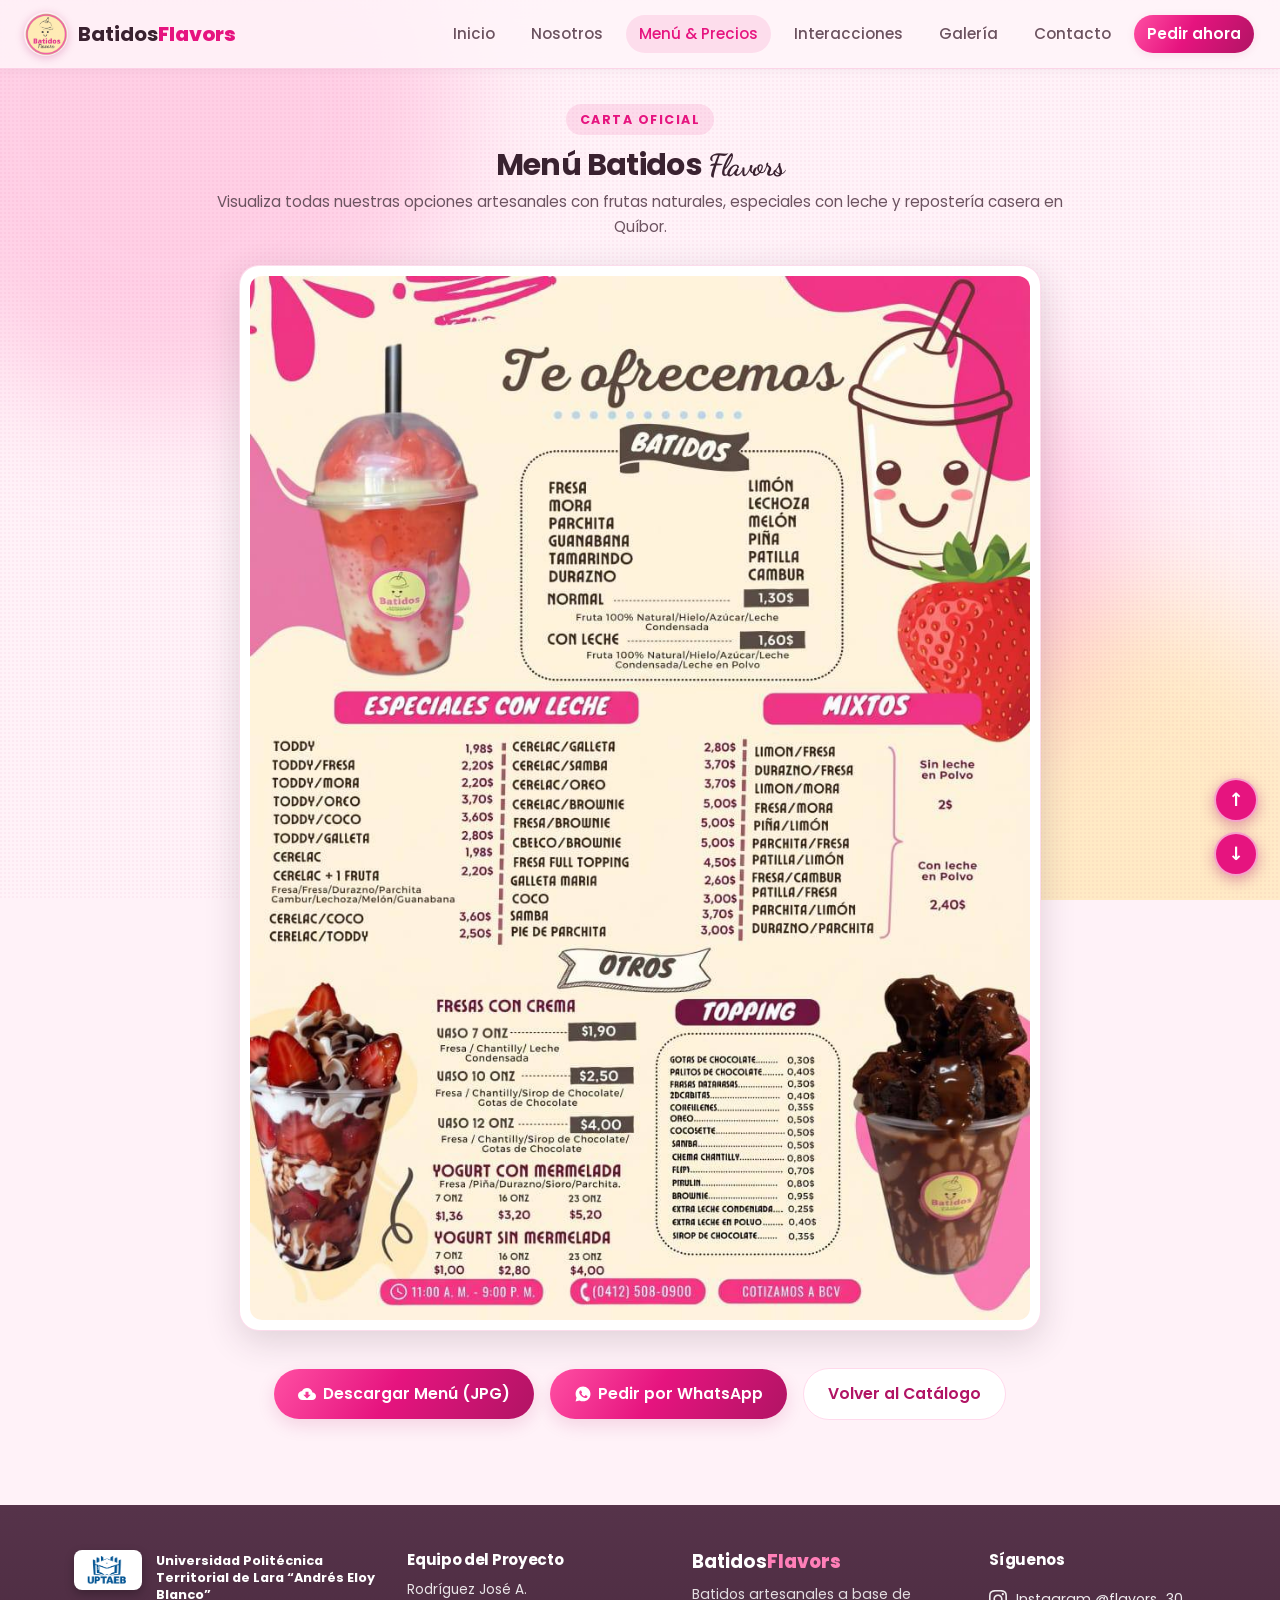
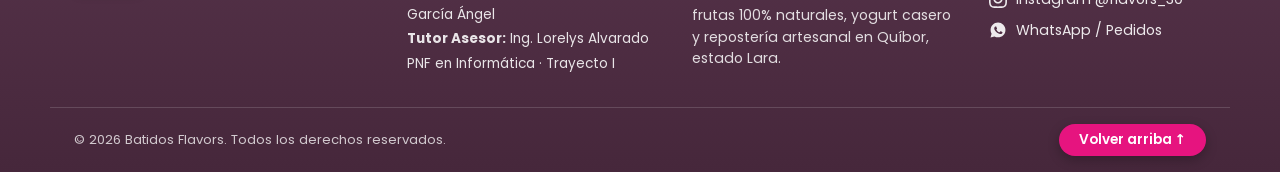
<file: web/ver-menu.html>
<!DOCTYPE html>
<html lang="es">
<head>
  <meta charset="UTF-8" />
  <meta name="viewport" content="width=device-width, initial-scale=1.0" />
  <meta name="description" content="Menú oficial de Batidos Flavors en Quíbor, estado Lara: batidos naturales, especiales con leche, combinaciones mixtas y postres." />
  <meta name="theme-color" content="#e6147f" />
  <title>Menú Oficial · Batidos Flavors</title>
  <link rel="icon" type="image/x-icon" href="assets/favicon/favicon.ico" />
  <link rel="icon" type="image/png" href="assets/logo/logo.png" />
  <link rel="apple-touch-icon" href="assets/logo/logo.png" />
  <link rel="preconnect" href="https://fonts.googleapis.com" />
  <link rel="preconnect" href="https://fonts.gstatic.com" crossorigin />
  <link href="https://fonts.googleapis.com/css2?family=Poppins:wght@300;400;500;600;700;800;900&family=Dancing+Script:wght@600;700&display=swap" rel="stylesheet" />
  <link rel="stylesheet" href="styles.css" />
</head>
<body id="top">
  <div class="bg-decor" aria-hidden="true">
    <span class="blob blob--1"></span><span class="blob blob--2"></span><span class="blob blob--3"></span><span class="grain"></span>
  </div>

  <!-- Navbar -->
  <header class="nav">
    <a href="index.html" class="nav__brand" aria-label="Batidos Flavors — inicio">
      <img src="assets/logo/logo.png" alt="Logo Batidos Flavors" class="logo-mark" width="46" height="46" />
      <span class="nav__brand-txt">Batidos<strong>Flavors</strong></span>
    </a>
    <input type="checkbox" id="nav-toggle" class="nav__check" />
    <label for="nav-toggle" class="nav__burger" aria-label="Abrir menú"><span></span><span></span><span></span></label>
    <nav class="nav__menu">
      <a href="index.html">Inicio</a>
      <a href="nosotros.html">Nosotros</a>
      <a href="menu.html" class="is-active">Menú &amp; Precios</a>
      <a href="interacciones.html">Interacciones</a>
      <a href="galeria.html">Galería</a>
      <a href="contacto.html">Contacto</a>
      <a href="https://wa.me/584125080900?text=Hola%20Batidos%20Flavors%2C%20quiero%20hacer%20un%20pedido" target="_blank" rel="noopener" class="nav__cta">Pedir ahora</a>
    </nav>
  </header>

  <main>
  <!-- Visor Menu -->
    <section class="visor-menu">
      <div class="visor-menu__header reveal">
        <span class="eyebrow">Carta Oficial</span>
        <h1>Menú Batidos <span class="script">Flavors</span></h1>
        <p>Visualiza todas nuestras opciones artesanales con frutas naturales, especiales con leche y repostería casera en Quíbor.</p>
      </div>

      <div class="visor-menu__frame reveal-up">
        <img src="assets/menu/menu.jpg" alt="Carta oficial del Menú Batidos Flavors" class="visor-menu__img" />
      </div>

      <div class="visor-menu__actions reveal-up">
        <a href="assets/menu/menu.jpg" download="Menu-Batidos-Flavors.jpg" class="btn btn--solid">
          <svg viewBox="0 0 24 24" width="18" height="18" fill="currentColor" aria-hidden="true"><path d="M19.35 10.04C18.67 6.59 15.64 4 12 4 9.11 4 6.6 5.64 5.35 8.04 2.34 8.36 0 10.91 0 14c0 3.31 2.69 6 6 6h13c2.76 0 5-2.24 5-5 0-2.64-2.05-4.78-4.65-4.96zM17 13l-5 5-5-5h3V9h4v4h3z"/></svg>
          Descargar Menú (JPG)
        </a>
        <a href="https://wa.me/584125080900?text=Hola%20Batidos%20Flavors%2C%20quiero%20hacer%20un%20pedido" target="_blank" rel="noopener" class="btn btn--solid">
          <svg viewBox="0 0 24 24" width="18" height="18" fill="currentColor" aria-hidden="true"><path d="M12.04 2c-5.46 0-9.91 4.45-9.91 9.91 0 1.75.46 3.45 1.32 4.95L2.05 22l5.25-1.38c1.45.79 3.08 1.21 4.74 1.21 5.46 0 9.91-4.45 9.91-9.91 0-2.65-1.03-5.14-2.9-7.01A9.82 9.82 0 0 0 12.04 2zm5.79 14.07c-.24.68-1.39 1.3-1.92 1.38-.49.07-1.12.1-3.23-.77-2.69-1.11-4.43-3.85-4.57-4.03-.13-.18-1.09-1.45-1.09-2.77s.69-1.96.93-2.23c.24-.27.53-.34.71-.34.18 0 .35 0 .51.01.16.01.39-.06.6.46.23.54.78 1.9.85 2.04.07.14.11.3.02.48-.09.18-.14.29-.27.45-.14.16-.29.35-.41.47-.14.13-.28.28-.12.55.16.27.7 1.15 1.5 1.86 1.03.92 1.9 1.2 2.17 1.34.27.13.43.11.59-.07.16-.18.68-.79.86-1.06.18-.27.36-.23.61-.14.25.09 1.59.75 1.86.89.27.13.45.2.52.31.06.11.06.65-.18 1.33z"/></svg>
          Pedir por WhatsApp
        </a>
        <a href="menu.html" class="btn btn--ghost">Volver al Catálogo</a>
      </div>
    </section>
  </main>

  <!-- Footer -->
  <footer id="footer" class="footer">
        <div class="footer__inner">
      <div class="footer__col footer__uni">
        <div class="footer__uni-brand">
          <img src="assets/logo/logouniversidad.png" alt="Logo UPTAEB" class="footer__uni-logo" loading="lazy">
          <div class="footer__uni-text">
            <p class="uni-name">Universidad Politécnica Territorial de Lara “Andrés Eloy Blanco”</p>
          </div>
        </div>
      </div>
      <div class="footer__col footer__team">
        <h4>Equipo del Proyecto</h4>
        <p>Rodríguez José A.</p>
        <p>García Ángel</p>
        <p class="footer__tutor"><strong>Tutor Asesor:</strong> Ing. Lorelys Alvarado</p>
        <p class="footer__career">PNF en Informática · Trayecto I</p>
      </div>
      <div class="footer__col footer__brand">
        <span class="nav__brand-txt">Batidos<strong>Flavors</strong></span>
        <p>Batidos artesanales a base de frutas 100% naturales, yogurt casero y repostería artesanal en Quíbor, estado Lara.</p>
      </div>
      <div class="footer__col footer__social">
        <h4>Síguenos</h4>
        <a href="https://instagram.com/flavors_30" target="_blank" rel="noopener">
          <svg viewBox="0 0 24 24" width="18" height="18" fill="currentColor" aria-hidden="true"><path d="M12 2.163c3.204 0 3.584.012 4.85.07 3.252.148 4.771 1.691 4.919 4.919.058 1.265.069 1.645.069 4.849 0 3.205-.012 3.584-.069 4.849-.149 3.225-1.664 4.771-4.919 4.919-1.266.058-1.644.07-4.85.07-3.204 0-3.584-.012-4.849-.07-3.26-.149-4.771-1.699-4.919-4.92-.058-1.265-.07-1.644-.07-4.849 0-3.204.013-3.583.07-4.849.149-3.227 1.664-4.771 4.919-4.919 1.266-.057 1.645-.069 4.849-.069zm0-2.163c-3.259 0-3.667.014-4.947.072-4.358.2-6.78 2.618-6.98 6.98-.059 1.281-.073 1.689-.073 4.948 0 3.259.014 3.668.072 4.948.2 4.358 2.618 6.78 6.98 6.98 1.281.058 1.689.072 4.948.072 3.259 0 3.668-.014 4.948-.072 4.354-.2 6.782-2.618 6.979-6.98.059-1.28.073-1.689.073-4.948 0-3.259-.014-3.667-.072-4.947-.196-4.354-2.617-6.78-6.979-6.98-1.281-.059-1.69-.073-4.949-.073zm0 5.838c-3.403 0-6.162 2.759-6.162 6.162s2.759 6.163 6.162 6.163 6.162-2.759 6.162-6.163c0-3.403-2.759-6.162-6.162-6.162zm0 10.162c-2.209 0-4-1.79-4-4 0-2.209 1.791-4 4-4s4 1.791 4 4c0 2.21-1.791 4-4 4zm6.406-11.845c-.796 0-1.441.645-1.441 1.44s.645 1.44 1.441 1.44c.795 0 1.439-.645 1.439-1.44s-.644-1.44-1.439-1.44z"/></svg>
          <span>Instagram @flavors_30</span>
        </a>
        <a href="https://wa.me/584125080900" target="_blank" rel="noopener">
          <svg viewBox="0 0 24 24" width="18" height="18" fill="currentColor" aria-hidden="true"><path d="M12.04 2c-5.46 0-9.91 4.45-9.91 9.91 0 1.75.46 3.45 1.32 4.95L2.05 22l5.25-1.38c1.45.79 3.08 1.21 4.74 1.21 5.46 0 9.91-4.45 9.91-9.91 0-2.65-1.03-5.14-2.9-7.01A9.82 9.82 0 0 0 12.04 2zm5.79 14.07c-.24.68-1.39 1.3-1.92 1.38-.49.07-1.12.1-3.23-.77-2.69-1.11-4.43-3.85-4.57-4.03-.13-.18-1.09-1.45-1.09-2.77s.69-1.96.93-2.23c.24-.27.53-.34.71-.34.18 0 .35 0 .51.01.16.01.39-.06.6.46.23.54.78 1.9.85 2.04.07.14.11.3.02.48-.09.18-.14.29-.27.45-.14.16-.29.35-.41.47-.14.13-.28.28-.12.55.16.27.7 1.15 1.5 1.86 1.03.92 1.9 1.2 2.17 1.34.27.13.43.11.59-.07.16-.18.68-.79.86-1.06.18-.27.36-.23.61-.14.25.09 1.59.75 1.86.89.27.13.45.2.52.31.06.11.06.65-.18 1.33z"/></svg>
          <span>WhatsApp / Pedidos</span>
        </a>
      </div>
    </div>
    <div class="footer__base">
      <p>© 2026 Batidos Flavors. Todos los derechos reservados.</p>
      <a href="#top" class="footer__top-btn">Volver arriba ↑</a>
    </div>
  </footer>


  <!-- Botones flotantes -->
  <div class="floating-nav" aria-label="Navegación rápida">
    <a href="#top" class="floating-btn" title="Ir al inicio" aria-label="Ir al inicio">↑</a>
    <a href="#footer" class="floating-btn" title="Ir al final" aria-label="Ir al final">↓</a>
  </div>
</body>
</html>
</file>
<file: web-defensa/styles.css>
/* =============================================================================
   BATIDOS FLAVORS — HOJA DE ESTILOS PRINCIPAL (GUÍA TÉCNICA Y DOCUMENTACIÓN MODULAR)
   
   GUÍA PRÁCTICA DE MODIFICACIÓN Y PERSONALIZACIÓN CSS:
   
   • CÓMO MOVER Y ALINEAR CUALQUIER ELEMENTO:
     - Centrar un bloque:             margin: 0 auto; (requiere ancho definido, ej: width: 80%; o max-width: 600px;)
     - Alinear texto:                 text-align: left; (izq) | text-align: center; (centro) | text-align: right; (der) | justify;
     - Alinear horizontal en Flexbox: justify-content: flex-start; (izq) | center; (centro) | flex-end; (der) | space-between; (extremos)
     - Alinear vertical en Flexbox:   align-items: flex-start; (arriba) | center; (centro vertical) | flex-end; (abajo) | stretch;
     - Desplazar sin romper diseño:   transform: translate(X, Y); (ej: translateX(30px); mueve a la derecha, translateY(-20px); sube)
     - Invertir orden de elementos:   flex-direction: row-reverse; (horizontal inverso) | column-reverse; (vertical inverso)
     - Cambiar posición por orden:    order: 1; / order: 2; en los hijos de un contenedor Flexbox o Grid
     - Posicionamiento libre:         position: relative; en el contenedor padre y position: absolute; top: 10px; left: 20px; en el hijo
   
   • CÓMO CAMBIAR DIMENSIONES Y PROPORCIONES (ANCHO Y ALTO):
     - Ancho fijo (estricto):         width: 350px; (mide exactamente 350px sin importar la pantalla)
     - Ancho adaptable (responsivo):  width: 100%; max-width: 500px; (ocupa todo el ancho en móviles y frena en 500px en PC)
     - Ancho mínimo garantizado:      min-width: 150px; (evita que un botón o caja se encoja de forma ridícula)
     - Alto fijo o adaptable:         height: 60px; (alto exacto) | min-height: 400px; (permite que crezca si hay más contenido)
     - Proporciones fijas:            aspect-ratio: 1/1; (cuadrado) | aspect-ratio: 4/3; (tarjeta) | aspect-ratio: 16/9; (panorámico)
   
   • CÓMO CONTROLAR ESPACIADOS (MODELO DE CAJA):
     - padding (espacio INTERNO):     padding: 20px; (todos los lados) | padding: 1rem 2rem; (1rem arriba/abajo, 2rem izq/der)
     - margin (espacio EXTERNO):      margin: 15px; (separa hacia afuera) | margin-bottom: 2rem; (empuja al elemento de abajo)
     - Regla del reloj (4 valores):   padding: 10px 20px 15px 5px; (10px Arriba, 20px Derecha, 15px Abajo, 5px Izquierda)
     - gap (separación en Grid/Flex): gap: 1.5rem; (separa todas las tarjetas o columnas limpiamente sin usar márgenes)
   
   • CÓMO ROTAR, TRANSFORMAR Y APLICAR ZOOM:
     - Poner de cabeza (180°):        transform: rotate(180deg);  |  transform: scaleY(-1); (reflejo vertical)
     - Efecto espejo horizontal:      transform: scaleX(-1); (gira la imagen como si se viera en un espejo)
     - Rotar en ángulo suave:         transform: rotate(15deg); (inclinación horaria) | transform: rotate(-10deg); (antihoraria)
     - Zoom (escala de tamaño):       transform: scale(1.15); (15% más grande) | transform: scale(0.85); (15% más pequeño)
   
   • CÓMO CAMBIAR COLORES, FONDOS Y SOMBRAS:
     - Color de texto:                color: #e6147f; (rosa) | color: #3a2230; (morado ciruela) | color: #ffffff; (blanco)
     - Fondo sólido o transparente:   background: #ffffff; (blanco) | background: transparent; (sin fondo)
     - Fondo semitransparente:        background: rgba(255, 255, 255, 0.85); (85% opacidad para ver el fondo detrás)
     - Gradientes llamativos:         background: linear-gradient(135deg, #ff4fa3 0%, #e6147f 50%, #b11464 100%);
     - Bordes y redondeo:             border: 2px solid var(--pink); | border-radius: 0; (recto) | 18px; (suave) | 50%; (círculo)
     - Sombras elegantes:             box-shadow: 0 4px 15px rgba(0, 0, 0, 0.15); (0 desplaza X, 4px baja Y, 15px difumina)
   
   • CÓMO CAMBIAR COLUMNAS EN CUADRÍCULAS (CSS GRID):
     - 4 columnas iguales:            grid-template-columns: repeat(4, 1fr);
     - 3 columnas iguales:            grid-template-columns: repeat(3, 1fr);
     - 2 columnas iguales:            grid-template-columns: repeat(2, 1fr);
     - 1 columna (lista vertical):    grid-template-columns: 1fr;
     - Columnas automáticas fluidas:  grid-template-columns: repeat(auto-fit, minmax(280px, 1fr));
   
   • CÓMO OCULTAR O MOSTRAR CUALQUIER ELEMENTO:
     - Ocultar totalmente:           display: none; (desaparece y NO ocupa espacio en la pantalla)
     - Volver a mostrar:             display: block; | display: flex; | display: grid;
     - Ocultar pero guardar espacio:  visibility: hidden; o opacity: 0; (sigue ocupando su lugar pero es invisible)
   ============================================================================= */

/* =============================================================================
   1. VARIABLES DE DISEÑO (:root)
   
   ¿QUÉ HACE ESTE MÓDULO?:
   El selector :root representa la raíz del documento (la etiqueta <html>). Al definir
   variables personalizadas aquí (iniciadas con dos guiones, ej: --pink), quedan disponibles
   de forma global en toda la hoja de estilos. Cualquier cambio en un valor aquí se propaga
   automáticamente a todas las clases que consumen var(--pink), ahorrando editar cientos de líneas.
   
   RECOMENDACIONES Y GUÍA PRÁCTICA DE MODIFICACIÓN:
   1. CÓMO CAMBIAR EL COLOR PRINCIPAL DE TODA LA WEB:
      - Editar --pink: #e6147f; por otro color hexadecimal.
        * Azul moderno:   --pink: #0077b6; --pink-deep: #023e8a;
        * Verde esmeralda: --pink: #2a9d8f; --pink-deep: #1b635b;
        * Naranja cálido:  --pink: #e76f51; --pink-deep: #bc4749;
        * Morado uva:      --pink: #7209b7; --pink-deep: #3f37c9;
   2. CÓMO CAMBIAR EL FONDO GENERAL:
      - Editar --pink-bg: #fff2f8; por #ffffff (blanco puro), #f8f9fa (gris neutro suave),
        o por un tono oscuro como #160c13 (modo oscuro).
   3. CÓMO CAMBIAR EL REDONDEO DE TARJETAS Y BOTONES:
      - Para diseño cuadrado y formal: cambiar --radius: 18px; por --radius: 0px;
      - Para diseño extra redondeado: cambiar --radius: 18px; por --radius: 28px;
   4. CÓMO CAMBIAR EL ANCHO MÁXIMO DEL SITIO:
      - Editar --maxw: 1180px; por 1320px (diseño más ancho en pantallas grandes) o 960px (más compacto).
   5. CÓMO CAMBIAR LAS FUENTES TIPOGRÁFICAS GLOBALES:
      - Cambiar --font: "Poppins", system-ui, Arial, sans-serif; por "Montserrat", "Inter" o "Roboto".
      - Cambiar --script: "Dancing Script", cursive, sans-serif; por "Pacifico" o "Caveat".
   ============================================================================= */
:root {
  --pink: #e6147f;
  --pink-deep: #b11464;
  --pink-soft: #ffd9ec;
  --pink-bg: #fff2f8;
  --cream: #fbe7a1;
  --cream-soft: #fff6d6;
  --plum: #3a2230;
  --plum-soft: #6c5360;
  --plum-light: #523046;
  --white: #ffffff;

  --grad-hot: linear-gradient(120deg, #ff4fa3 0%, #e6147f 45%, #b11464 100%);
  --grad-soft: linear-gradient(135deg, #fff6d6 0%, #ffe3f0 100%);

  --shadow-sm: 0 2px 8px rgba(177, 20, 100, 0.10);
  --shadow-md: 0 6px 18px rgba(177, 20, 100, 0.14);

  --radius: 18px;
  --radius-lg: 24px;
  --maxw: 1180px;
  --ease: cubic-bezier(0.22, 1, 0.36, 1);

  --font: "Poppins", system-ui, -apple-system, Arial, sans-serif;
  --script: "Dancing Script", cursive, sans-serif;
}

/* =============================================================================
   2. ESTILOS BASE Y RESET UNIVERSAL (*, html, body)
   
   ¿QUÉ HACE ESTE MÓDULO?:
   - box-sizing: border-box; es la regla más importante de maquetación: incluye el relleno
     (padding) y los bordes dentro del ancho y alto total declarado, evitando que las cajas se
     desborden al añadirles relleno o borde.
   - scroll-behavior: smooth; hace que al pulsar enlaces con anclas (#id) la página se desplace
     con una transición suave en lugar de saltar bruscamente.
   - margin: 0; padding: 0; elimina los márgenes por defecto que cada navegador añade a etiquetas
     como h1, h2, p, ul, body.
   
   RECOMENDACIONES Y GUÍA PRÁCTICA DE MODIFICACIÓN:
   1. CÓMO CAMBIAR EL TAMAÑO O INTERLINEADO GENERAL DEL TEXTO:
      - En body { line-height: 1.6; } cambiar a 1.4 (más compacto) o 1.8 (más espaciado y relajado).
      - Añadir font-size: 1.05rem; en body para aumentar ligeramente la legibilidad de todos los párrafos.
   2. CÓMO CAMBIAR EL COLOR DE TEXTO GLOBAL:
      - En body { color: var(--plum); } cambiar por color: #111111; (negro suave) o #2b2b2b; (carbón).
   3. CÓMO AJUSTAR O DESACTIVAR EL DESPLAZAMIENTO SUAVE:
      - Si se prefiere salto instantáneo sin animación: cambiar scroll-behavior: smooth; a auto;
   4. CÓMO EVITAR EL DESBORDE HORIZONTAL EN PANTALLAS PEQUEÑAS:
      - overflow-x: hidden; en body bloquea que elementos anchos creen barras de desplazamiento horizontal.
   ============================================================================= */
*,
*::before,
*::after {
  box-sizing: border-box;
  margin: 0;
  padding: 0;
}

html {
  scroll-behavior: smooth;
  -webkit-text-size-adjust: 100%;
}

body {
  font-family: var(--font);
  color: var(--plum);
  background: var(--pink-bg);
  line-height: 1.6;
  overflow-x: hidden;
}

img,
svg,
iframe {
  display: block;
  max-width: 100%;
}

a {
  color: inherit;
  text-decoration: none;
}

h1,
h2,
h3,
h4 {
  line-height: 1.2;
  letter-spacing: -0.02em;
}

.script {
  font-family: var(--script);
  font-weight: 700;
}

/* =============================================================================
   3. FONDO DECORATIVO (.bg-decor, .blob, .grain)
   
   ¿QUÉ HACE ESTE MÓDULO?:
   Genera una atmósfera visual moderna mediante esferas difuminadas flotantes ("blobs") y una sutil
   trama de textura de grano (grain).
   - position: fixed; inset: 0; z-index: -2; ancla el fondo en toda la ventana detrás de todo el contenido.
   - pointer-events: none; garantiza que el fondo sea invisible al ratón y nunca interfiera con clics o selecciones.
   - filter: blur(60px); difumina los círculos para transformarlos en una neblina de color brillante.
   
   RECOMENDACIONES Y GUÍA PRÁCTICA DE MODIFICACIÓN:
   1. CÓMO MOVER O REUBICAR LAS MANCHAS DE COLOR:
      - Modificar las coordenadas top, bottom, left, right en cada blob:
        * .blob--1: top: 0; left: 0; (la mueve a la esquina superior izquierda fija).
        * .blob--2: top: 50%; right: 10%; (la ubica a media altura a la derecha).
        * .blob--3: bottom: 5%; left: 30%; (la ubica abajo hacia el centro).
   2. CÓMO CAMBIAR EL TAMAÑO DE LAS MANCHAS:
      - Cambiar width: 46vw; height: 46vw; a valores mayores como 60vw para abarcar más fondo,
        o valores menores como 25vw para manchas más sutiles y puntuales.
   3. CÓMO CAMBIAR LOS COLORES DE LAS MANCHAS:
      - En .blob--1 cambiar background: #ffb3d6; por #a2d2ff (azul pastel).
      - En .blob--2 cambiar background: #ffe39c; por #c8b6ff (lila pastel).
   4. CÓMO MODIFICAR O DETENER LA ANIMACIÓN DE FLOTADO:
      - Para hacer el movimiento más rápido: cambiar drift 22s a drift 10s.
      - Para hacer el movimiento más lento: cambiar drift 22s a drift 40s.
      - Para dejar las manchas totalmente estáticas: eliminar o comentar la propiedad animation:.
   5. CÓMO OCULTAR O ELIMINAR EL FONDO DECORATIVO:
      - Añadir en .bg-decor { display: none; } y el fondo quedará con el color liso de body.
   ============================================================================= */
.bg-decor {
  position: fixed;
  inset: 0;
  z-index: -2;
  overflow: hidden;
  pointer-events: none;
}

.blob {
  position: absolute;
  border-radius: 50%;
  filter: blur(60px);
  opacity: 0.55;
  -webkit-animation: drift 22s var(--ease) infinite alternate;
  animation: drift 22s var(--ease) infinite alternate;
}

.blob--1 {
  width: 46vw;
  height: 46vw;
  top: -14vw;
  left: -10vw;
  background: #ffb3d6;
}

.blob--2 {
  width: 40vw;
  height: 40vw;
  bottom: -16vw;
  right: -8vw;
  background: #ffe39c;
  -webkit-animation-delay: -6s;
  animation-delay: -6s;
}

.blob--3 {
  width: 32vw;
  height: 32vw;
  top: 38%;
  left: 55%;
  background: #ff7fb8;
  opacity: 0.35;
  -webkit-animation-delay: -12s;
  animation-delay: -12s;
}

.grain {
  position: absolute;
  inset: 0;
  opacity: 0.04;
  mix-blend-mode: multiply;
  background-image: radial-gradient(circle at 1px 1px, #b11464 1px, transparent 0);
  background-size: 4px 4px;
}

@-webkit-keyframes drift {
  0%   { -webkit-transform: translate(0,0) scale(1); transform: translate(0,0) scale(1); }
  100% { -webkit-transform: translate(4vw, 3vw) scale(1.15); transform: translate(4vw, 3vw) scale(1.15); }
}

@keyframes drift {
  0%   { transform: translate(0,0) scale(1); }
  100% { transform: translate(4vw, 3vw) scale(1.15); }
}

/* =============================================================================
   4. BARRA DE NAVEGACIÓN (.nav, .nav__brand, .nav__menu, .nav__cta)
   
   ¿QUÉ HACE ESTE MÓDULO?:
   Controla la cabecera superior persistente del sitio web.
   - position: sticky; top: 0; z-index: 100; mantiene la barra fija en la parte superior al hacer scroll.
   - backdrop-filter: blur(12px); crea el efecto moderno de cristal esmerilado (glassmorphism).
   - justify-content: space-between; separa el logotipo a la izquierda y el menú de enlaces a la derecha.
   
   RECOMENDACIONES Y GUÍA PRÁCTICA DE MODIFICACIÓN:
   1. CÓMO CAMBIAR LA ALINEACIÓN Y DISTRIBUCIÓN DEL MENÚ:
      - Para centrar los enlaces: en .nav cambiar justify-content: space-between; por center; gap: 2rem;
      - Para enviar todo a la derecha: en .nav cambiar a justify-content: flex-end; gap: 2rem;
      - Para invertir el logo a la derecha y enlaces a la izquierda: en .nav añadir flex-direction: row-reverse;
   2. CÓMO CAMBIAR LA ALTURA Y ESPACIADO DE LA BARRA:
      - Barra más alta y espaciosa: cambiar padding: 0.75rem 1.5rem; por padding: 1.4rem 2rem;
      - Barra ultra compacta: cambiar a padding: 0.4rem 1rem;
   3. CÓMO CAMBIAR EL TAMAÑO Y FORMA DEL LOGOTIPO:
      - Logo más grande: en .logo-mark cambiar width: 44px; height: 44px; por width: 60px; height: 60px;
      - Logo cuadrado con esquinas redondeadas: cambiar border-radius: 50%; por border-radius: 12px;
      - Logo completamente cuadrado: cambiar border-radius: 0;
   4. CÓMO CAMBIAR EL COLOR Y FONDO DE LA BARRA:
      - Fondo blanco sólido sin transparencia: background: #ffffff; (eliminar el bloque @supports backdrop-filter).
      - Fondo oscuro elegante: background: #3a2230; y cambiar el color de texto a #ffffff;
   5. CÓMO PERSONALIZAR EL BOTÓN DESTACADO (.nav__cta):
      - Cambiar su degradado: background: linear-gradient(120deg, #25d366, #128c7e); (verde WhatsApp).
      - Aumentar su tamaño: padding: 0.6rem 1.4rem; font-size: 1rem;
   6. CÓMO ROTAR O ANIMAR EL LOGOTIPO AL PASAR EL CURSOR:
      - Añadir: .logo-mark:hover { transform: rotate(360deg); transition: transform 0.6s ease; }
   ============================================================================= */
.nav {
  position: -webkit-sticky;
  position: sticky;
  top: 0;
  left: 0;
  right: 0;
  z-index: 100;
  display: flex;
  align-items: center;
  justify-content: space-between;
  padding: 0.75rem 1.5rem;
  background: #ffffff;
  background: rgba(255, 255, 255, 0.96);
  border-bottom: 1px solid rgba(230, 20, 127, 0.14);
  box-shadow: 0 2px 10px rgba(0, 0, 0, 0.04);
}

@supports (backdrop-filter: blur(10px)) or (-webkit-backdrop-filter: blur(10px)) {
  .nav {
    background: rgba(255, 245, 250, 0.85);
    backdrop-filter: blur(12px);
    -webkit-backdrop-filter: blur(12px);
  }
}

.nav__brand {
  display: flex;
  align-items: center;
  gap: 0.6rem;
}

.logo-mark {
  width: 44px;
  height: 44px;
  border-radius: 50%;
  overflow: hidden;
  flex-shrink: 0;
  box-shadow: 0 2px 8px rgba(177, 20, 100, 0.25);
}

.logo-mark img {
  width: 100%;
  height: 100%;
  object-fit: cover;
}

.nav__brand-txt {
  font-size: 1.25rem;
  font-weight: 700;
  color: var(--plum);
}

.nav__brand-txt strong {
  color: var(--pink);
  font-weight: 800;
}

.nav__menu {
  display: flex;
  align-items: center;
  gap: 0.4rem;
}

.nav__menu a {
  font-size: 0.95rem;
  font-weight: 500;
  padding: 0.45rem 0.8rem;
  margin: 0 2px;
  border-radius: 100px;
  color: var(--plum-soft);
  transition: color 0.2s, background 0.2s;
}

.nav__menu a:hover,
.nav__menu a.is-active {
  color: var(--pink);
  background: rgba(230, 20, 127, 0.10);
}

.nav__cta {
  background: var(--grad-hot);
  color: #ffffff !important;
  font-weight: 600 !important;
  box-shadow: var(--shadow-sm);
}

.nav__cta:hover {
  transform: translateY(-2px);
  box-shadow: var(--shadow-md);
}

/* =============================================================================
   MENÚ MÓVIL Y BOTÓN HAMBURGUESA SIN JAVASCRIPT (.nav__check, .nav__burger)
   
   ¿CÓMO FUNCIONA ESTE MECANISMO? (Técnica "Checkbox Hack"):
   1. Se coloca un <input type="checkbox" id="nav-toggle" class="nav__check"> oculto con display: none;
   2. La etiqueta visual <label for="nav-toggle" class="nav__burger"> actúa como el botón de 3 líneas.
   3. Al pulsar el label, el navegador marca/desmarca automáticamente el checkbox invisible.
   4. La regla CSS .nav__check:checked ~ .nav__menu detecta cuando está marcado y abre el menú desplegable.
   ¡Todo funciona de forma nativa en CSS puro, sin requerir librerías ni JavaScript!
   
   RECOMENDACIONES Y GUÍA PRÁCTICA DE MODIFICACIÓN:
   1. CÓMO CAMBIAR EL TAMAÑO O FORMA DEL BOTÓN HAMBURGUESA:
      - Botón más grande: cambiar width: 40px; height: 40px; por width: 50px; height: 50px;
      - Botón completamente circular: cambiar border-radius: 10px; por border-radius: 50%;
   2. CÓMO CAMBIAR EL COLOR DE LAS 3 LÍNEAS:
      - En .nav__burger span cambiar background: var(--pink); por #ffffff, #000000 o cualquier color.
      - Para hacer las líneas más gruesas: cambiar height: 2px; por height: 3px; o 4px;
   3. CÓMO MOVER EL BOTÓN HAMBURGUESA:
      - Por defecto aparece al final del navbar en pantallas pequeñas.
      - Para colocarlo a la izquierda: en el HTML colocar el <label class="nav__burger"> antes del logo.
   ============================================================================= */
.nav__check {
  display: none;
}

.nav__burger {
  display: none;
  width: 40px;
  height: 40px;
  border-radius: 10px;
  cursor: pointer;
  flex-direction: column;
  gap: 5px;
  align-items: center;
  justify-content: center;
  background: rgba(230, 20, 127, 0.08);
}

.nav__burger span {
  width: 20px;
  height: 2px;
  background: var(--pink);
  border-radius: 2px;
}

/* =============================================================================
   5. BOTONES (.btn, .btn--solid, .btn--ghost, .btn--block)
   
   ¿QUÉ HACE ESTE MÓDULO?:
   Define la tipología de botones interactivos de toda la plataforma siguiendo el principio DRY
   (Don't Repeat Yourself).
   - .btn: Base compartida (padding, border-radius redondeado en píldora, tipografía y transiciones).
   - .btn--solid: Botón principal con degradado cálido corporativo y sombra suave.
   - .btn--ghost: Botón secundario transparente con borde de color, ideal para acciones secundarias.
   - .btn--block: Ocupa el 100% del ancho de su contenedor padre (útil en formularios o modales).
   
   RECOMENDACIONES Y GUÍA PRÁCTICA DE MODIFICACIÓN:
   1. CÓMO CAMBIAR EL TAMAÑO DE LOS BOTONES:
      - Botón más alto y ancho: cambiar padding: 0.8rem 1.5rem; por padding: 1.2rem 2.2rem;
      - Botón más compacto: cambiar padding: 0.8rem 1.5rem; por padding: 0.5rem 1rem; font-size: 0.85rem;
   2. CÓMO CAMBIAR LA FORMA Y ESQUINAS DE LOS BOTONES:
      - Esquinas rectas modernas: cambiar border-radius: 100px; por border-radius: 0;
      - Esquinas ligeramente redondeadas: cambiar border-radius: 100px; por border-radius: 8px; o 12px;
   3. CÓMO MODIFICAR EL EFECTO AL PASAR EL RATÓN (:hover):
      - Elevar más el botón: cambiar transform: translateY(-2px); por translateY(-6px);
      - Efecto de pulsación o zoom: cambiar por transform: scale(1.08);
      - Sombra más brillante o profunda: box-shadow: 0 10px 25px rgba(230, 20, 127, 0.4);
   4. CÓMO CAMBIAR LOS COLORES DE FONDO:
      - Botón verde WhatsApp: background: #25d366; color: #ffffff;
      - Botón degradado azul: background: linear-gradient(120deg, #00b4d8, #0077b6);
      - Botón oscuro sobrio: background: #3a2230; color: #ffffff;
   5. CÓMO CENTRAR O ALINEAR UN BOTÓN DENTRO DE UN DIV:
      - Si el contenedor usa flex: justify-content: center; (centro) | flex-end; (derecha).
      - Si el botón es display: block;: añadir margin: 0 auto; para centrarlo.
   ============================================================================= */
.btn {
  display: inline-flex;
  align-items: center;
  justify-content: center;
  gap: 0.4rem;
  font-size: 0.98rem;
  font-weight: 600;
  padding: 0.8rem 1.5rem;
  border-radius: 100px;
  cursor: pointer;
  border: none;
  transition: transform 0.2s var(--ease), box-shadow 0.2s, background 0.2s;
}

.btn svg {
  flex-shrink: 0;
}

.btn--solid {
  background: var(--grad-hot);
  color: #ffffff;
  box-shadow: var(--shadow-md);
}

.btn--solid:hover {
  transform: translateY(-2px);
  box-shadow: 0 8px 20px rgba(177, 20, 100, 0.25);
}

.btn--ghost {
  background: #ffffff;
  color: var(--pink-deep);
  border: 1.5px solid var(--pink-soft);
}

.btn--ghost:hover {
  transform: translateY(-2px);
  border-color: var(--pink);
}

.btn--ghost-light {
  background: rgba(255, 255, 255, 0.15);
  color: #ffffff;
  border: 1.5px solid rgba(255, 255, 255, 0.4);
}

.btn--ghost-light:hover {
  transform: translateY(-2px);
  background: rgba(255, 255, 255, 0.25);
  border-color: #ffffff;
}

.btn--block {
  width: 100%;
  font-weight: 700;
  padding: 0.9rem;
}

/* =============================================================================
   6. PORTADA HERO (.hero, .hero__inner, .hero__title, .hero__lead, .hero__art)
   
   ¿QUÉ HACE ESTE MÓDULO?:
   Controla la sección principal de impacto inicial en la página de inicio.
   - Estructura: CSS Grid de 2 columnas (.hero__copy texto a la izq y .hero__art ilustración a la der).
   - .cup-stage / .cup-photo: Escenario circular decorado que contiene el logo oficial con borde blanco
     y resplandor ambiental (.cup-glow).
   - .float-chip: Pequeñas etiquetas flotantes (Fresa, Parchita, Brownie) que orbitan el logo.
   
   RECOMENDACIONES Y GUÍA PRÁCTICA DE MODIFICACIÓN:
   1. CÓMO INVERTIR LAS COLUMNAS (Ilustración a la izquierda y texto a la derecha):
      - En .hero__inner cambiar grid-template-columns: 1.05fr 0.95fr; por 0.95fr 1.05fr;
      - Añadir: .hero__art { order: 1; } .hero__copy { order: 2; } (intercambia el orden visual sin tocar HTML).
   2. CÓMO CENTRAR TODO EL CONTENIDO DEL HERO EN ESCRITORIO:
      - En .hero__inner cambiar grid-template-columns: 1fr; text-align: center;
      - En .hero__lead añadir margin-inline: auto; para centrar el texto descriptivo.
      - En .hero__actions y .hero__stats añadir justify-content: center;
   3. CÓMO CAMBIAR EL TAMAÑO DEL ESCENARIO DEL LOGO:
      - Logo más grande: en .cup-stage cambiar width: 400px; height: 400px; a 500px por 500px.
      - Foto central más grande: en .cup-photo cambiar width: 325px; height: 325px; a 400px por 400px.
   4. CÓMO CAMBIAR EL TAMAÑO O COLOR DEL TÍTULO PRINCIPAL:
      - Título más grande o impactante: en .hero__title cambiar font-size: 3.2rem; a 4rem; o 4.5rem;
      - Cambiar el color de la palabra manuscrita (.script): en .hero__title .script cambiar color: var(--pink); por otro color.
   5. CÓMO ROTAR EL LOGO O DARLE EFECTO FLOTANTE:
      - Rotar 180°: .hero__logo-img { transform: rotate(180deg); }
      - Animación flotante continua: añadir animation: drift 6s ease-in-out infinite alternate;
   ============================================================================= */
.hero {
  position: relative;
  padding: 2.6rem 1.5rem 2.8rem;
  overflow: hidden;
}

.hero__mesh {
  position: absolute;
  top: -10%;
  left: -5%;
  right: -5%;
  height: 120%;
  z-index: -1;
  background:
    radial-gradient(circle at 18% 25%, rgba(255, 179, 214, 0.45) 0%, transparent 55%),
    radial-gradient(circle at 82% 20%, rgba(251, 231, 161, 0.45) 0%, transparent 55%);
}

.hero__inner {
  max-width: var(--maxw);
  margin: 0 auto;
  display: grid;
  grid-template-columns: 1.05fr 0.95fr;
  gap: 2.5rem;
  align-items: center;
}

.pill {
  display: inline-flex;
  align-items: center;
  gap: 0.4rem;
  font-size: 0.85rem;
  font-weight: 600;
  background: #ffffff;
  color: var(--pink-deep);
  padding: 0.4rem 0.9rem;
  border-radius: 100px;
  box-shadow: var(--shadow-sm);
  border: 1px solid rgba(230, 20, 127, 0.14);
  margin-bottom: 0.9rem;
}

.hero__title {
  font-size: 3.2rem;
  font-weight: 800;
  line-height: 1.1;
}

.hero__title span {
  display: block;
}

.hero__title .script {
  color: var(--pink);
  font-size: 1.15em;
  line-height: 0.95;
  margin-top: 0.1em;
}

.hero__lead {
  font-size: 1.08rem;
  color: var(--plum-soft);
  max-width: 32rem;
  margin: 1rem 0 1.6rem;
}

.hero__lead strong {
  color: var(--pink-deep);
}

.hero__actions {
  display: flex;
  flex-wrap: wrap;
  gap: 0.8rem;
}

.hero__stats {
  list-style: none;
  display: flex;
  gap: 2rem;
  margin-top: 1.8rem;
}

.hero__stats b {
  font-size: 1.6rem;
  font-weight: 800;
  color: var(--pink);
  display: block;
}

.hero__stats span {
  font-size: 0.8rem;
  color: var(--plum-soft);
  text-transform: uppercase;
  letter-spacing: 0.05em;
}

/* Imagen del Hero */
.hero__art {
  display: grid;
  place-items: center;
}

.cup-stage {
  position: relative;
  width: 400px;
  height: 400px;
  max-width: 88vw;
  max-height: 88vw;
  display: grid;
  place-items: center;
}

.cup-glow {
  position: absolute;
  top: 6%;
  left: 6%;
  right: 6%;
  bottom: 6%;
  border-radius: 50%;
  background: var(--grad-hot);
  opacity: 0.85;
  box-shadow: var(--shadow-md);
}

.cup-photo {
  position: relative;
  width: 325px;
  height: 325px;
  border-radius: 50%;
  overflow: hidden;
  background: var(--cream);
  border: 9px solid #ffffff;
  box-shadow: var(--shadow-md);
  display: grid;
  place-items: center;
}

.hero__logo-img {
  width: 100%;
  height: 100%;
  object-fit: cover;
  border-radius: 50%;
}

/* =============================================================================
   7. MARQUESINA Y BANNERS (.marquee, .marquee__track, .page-banner)
   
   ¿QUÉ HACE ESTE MÓDULO?:
   - .marquee: Cinta horizontal continua que recorre la pantalla de derecha a izquierda mostrando los
     productos más populares de Batidos Flavors.
   - .page-banner: Cabecera decorativa utilizada en páginas secundarias (Nosotros, Menú, Galería, Contacto).
   
   RECOMENDACIONES Y GUÍA PRÁCTICA DE MODIFICACIÓN:
   1. CÓMO CAMBIAR LA VELOCIDAD O DIRECCIÓN DE LA MARQUESINA:
      - Hacerla más rápida: cambiar animation: marquee 25s linear infinite; por 12s.
      - Hacerla más pausada y lenta: cambiar 25s por 45s.
      - Invertir dirección (de izquierda a derecha): cambiar animation-direction: reverse;
      - Pausar el movimiento al pasar el cursor: añadir .marquee:hover .marquee__track { animation-play-state: paused; }
   2. CÓMO CAMBIAR ALTURA Y COLOR DE LA CINTA:
      - Cinta más gruesa: cambiar padding: 0.7rem 0; por padding: 1.5rem 0;
      - Cinta de color sólido: background: #3a2230; (color ciruela oscuro de la marca) o #25d366; (verde).
      - Tamaño del texto: en .marquee__track span cambiar font-size: 1.35rem; a 1.8rem;
   3. CÓMO PERSONALIZAR EL BANNER DE PÁGINAS SECUNDARIAS (.page-banner):
      - Banner más alto: cambiar padding: 2.6rem 1.5rem 2rem; por padding: 5rem 1.5rem 4rem;
      - Título más grande: en .page-banner h1 cambiar font-size: 2.7rem; a 3.5rem;
   ============================================================================= */
.marquee {
  background: var(--grad-hot);
  color: #ffffff;
  padding: 0.7rem 0;
  overflow: hidden;
  white-space: nowrap;
  box-shadow: var(--shadow-sm);
  margin: 0.8rem 0;
}

.marquee__track {
  display: inline-flex;
}

.marquee__track span {
  font-family: var(--script);
  font-size: 1.35rem;
  font-weight: 700;
  padding-right: 1.2rem;
}

.page-banner {
  position: relative;
  overflow: hidden;
  padding: 2.6rem 1.5rem 2rem;
  text-align: center;
}

.page-banner .hero__mesh {
  top: -15%;
  height: 130%;
}

.page-banner__inner {
  max-width: 46rem;
  margin: 0 auto;
  position: relative;
}

.page-banner h1 {
  font-size: 2.7rem;
  font-weight: 800;
}

.page-banner h1 .script {
  color: var(--pink);
}

.page-banner p {
  color: var(--plum-soft);
  font-size: 1.05rem;
  margin-top: 0.6rem;
}

/* =============================================================================
   8. ESTRUCTURA DE SECCIONES (.section, .section__head, .eyebrow)
   
   ¿QUÉ HACE ESTE MÓDULO?:
   Estandariza los contenedores de contenido y sus encabezados de sección.
   - .section: Aplica un ancho máximo uniforme (var(--maxw) = 1180px) centrado con margin: 0 auto;
   - .section__head: Centra el subtítulo, el título con tipografía Dancing Script y el párrafo descriptivo.
   - .eyebrow: Pequeña insignia superior en forma de píldora con texto en mayúsculas que introduce el tema.
   
   RECOMENDACIONES Y GUÍA PRÁCTICA DE MODIFICACIÓN:
   1. CÓMO CAMBIAR EL ESPACIO VERTICAL ENTRE SECCIONES:
      - Secciones más separadas (diseño espacioso): cambiar padding: 2.8rem 1.5rem; por padding: 5.5rem 1.5rem;
      - Secciones más pegadas (diseño compacto): cambiar padding: 2.8rem 1.5rem; por padding: 1.2rem 1rem;
   2. CÓMO ALINEAR LOS ENCABEZADOS DE SECCIÓN A LA IZQUIERDA:
      - En .section__head cambiar text-align: center; por text-align: left; y margin: 0 0 2rem 0;
   3. CÓMO CAMBIAR EL TAMAÑO DE LOS TÍTULOS DE SECCIÓN:
      - Títulos más grandes e imponentes: en .section__head h2 cambiar font-size: 2.3rem; a 3rem;
   4. CÓMO PERSONALIZAR LA PÍLDORA (.eyebrow):
      - Cambiar su color: background: rgba(0, 119, 182, 0.15); color: #0077b6; (azul).
      - Quitar el fondo y dejar solo texto: background: transparent; padding: 0;
   ============================================================================= */
.section {
  max-width: var(--maxw);
  margin: 0 auto;
  padding: 2.8rem 1.5rem;
}

.section--flush-top {
  padding-top: 1.2rem;
}

.section__head {
  text-align: center;
  max-width: 44rem;
  margin: 0 auto 1.8rem;
}

.section__head h2 {
  font-size: 2.3rem;
  font-weight: 800;
}

.section__head .script {
  color: var(--pink);
}

.section__sub {
  color: var(--plum-soft);
  margin-top: 0.6rem;
  font-size: 1.02rem;
}

.section__sub a {
  color: var(--pink);
  font-weight: 600;
}

.eyebrow {
  display: inline-block;
  font-size: 0.78rem;
  font-weight: 700;
  letter-spacing: 0.12em;
  text-transform: uppercase;
  color: var(--pink);
  background: rgba(230, 20, 127, 0.10);
  padding: 0.35rem 0.85rem;
  border-radius: 100px;
  margin-bottom: 0.7rem;
}

.eyebrow--light {
  color: #ffffff;
  background: rgba(255, 255, 255, 0.22);
}

/* =============================================================================
   9. TARJETAS Y COMPONENTES (.cards, .card, .card__img, .card__body, .tag)
   
   ¿QUÉ HACE ESTE MÓDULO?:
   Presenta las tarjetas de productos destacados (Pie de Limón, Fresas con Brownie, Chocolate, etc.).
   - .cards: Cuadrícula inteligente CSS Grid que se autoajusta automáticamente según el ancho disponible:
     grid-template-columns: repeat(auto-fit, minmax(260px, 1fr));
   - .card: Caja blanca con bordes redondeados, sombra y efecto de elevación al pasar el ratón (:hover).
   - .card__img: Contenedor con aspect-ratio: 4/3; y fondo radial suave donde reposa la imagen del producto.
   
   RECOMENDACIONES Y GUÍA PRÁCTICA DE MODIFICACIÓN:
   1. CÓMO CAMBIAR EL NÚMERO DE COLUMNAS DE TARJETAS:
      - Forzar exactamente 3 columnas en pantalla grande: grid-template-columns: repeat(3, 1fr);
      - Forzar exactamente 4 columnas: grid-template-columns: repeat(4, 1fr);
      - Forzar exactamente 2 columnas grandes: grid-template-columns: repeat(2, 1fr);
   2. CÓMO CAMBIAR LA SEPARACIÓN ENTRE TARJETAS:
      - En .cards cambiar gap: 1.5rem; por gap: 2.5rem; (más espacio) o gap: 0.8rem; (muy juntas).
   3. CÓMO CAMBIAR EL EFECTO HOVER DE LAS TARJETAS:
      - Subir más la tarjeta al pasar el cursor: en .card:hover cambiar translateY(-5px); por translateY(-12px);
      - Efecto de zoom a toda la tarjeta: cambiar por transform: scale(1.05);
      - Sombra más intensa y colorida: box-shadow: 0 14px 30px rgba(230, 20, 127, 0.25);
   4. CÓMO CAMBIAR LA PROPORCIÓN DE LA IMAGEN:
      - Imagen cuadrada: en .card__img cambiar aspect-ratio: 4/3; por aspect-ratio: 1/1;
      - Imagen más baja (panorámica): cambiar aspect-ratio: 4/3; por aspect-ratio: 16/9;
   5. CÓMO ROTAR O PONER DE CABEZA UNA TARJETA:
      - Poner de cabeza: .card { transform: rotate(180deg); }
      - Reflejo espejo: .card { transform: scaleX(-1); }
   ============================================================================= */
.card,
.feature,
.quote,
.price-list,
.comentarios__form-box {
  background: #ffffff;
  border-radius: var(--radius);
  box-shadow: var(--shadow-sm);
  border: 1px solid rgba(230, 20, 127, 0.08);
}

.cards {
  display: grid;
  grid-template-columns: repeat(auto-fit, minmax(260px, 1fr));
  gap: 1.5rem;
}

.card {
  overflow: hidden;
  transition: transform 0.25s var(--ease), box-shadow 0.25s;
}

.card:hover {
  transform: translateY(-5px);
  box-shadow: var(--shadow-md);
}

.card__img {
  aspect-ratio: 4/3;
  background: radial-gradient(circle at 50% 45%, #ffffff 0%, #fff0f7 55%, #ffd6eb 100%);
  display: flex;
  align-items: center;
  justify-content: center;
  position: relative;
  overflow: hidden;
  border-bottom: 1px solid rgba(230, 20, 127, 0.08);
}

.card__img img {
  width: 100%;
  height: 100%;
  transition: transform 0.4s var(--ease);
}

.card__img img[src*=".png"],
.card__img img[src$=".png"] {
  object-fit: contain;
  padding: 14px;
  filter: drop-shadow(0 10px 16px rgba(177, 20, 100, 0.18));
}

.card__img img:not([src*=".png"]) {
  object-fit: cover;
  padding: 0;
  filter: none;
}

.card:hover .card__img img {
  transform: scale(1.08);
}

.card__body {
  padding: 1.1rem 1.3rem 1.4rem;
}

.card__body h3 {
  font-size: 1.2rem;
  margin-bottom: 0.35rem;
}

.card__body p {
  color: var(--plum-soft);
  font-size: 0.94rem;
}

.tag {
  display: inline-block;
  font-size: 0.72rem;
  font-weight: 700;
  letter-spacing: 0.06em;
  text-transform: uppercase;
  color: var(--pink-deep);
  background: var(--pink-soft);
  padding: 0.25rem 0.65rem;
  border-radius: 100px;
  margin-bottom: 0.5rem;
}

.menu__cta {
  display: flex;
  flex-wrap: wrap;
  justify-content: center;
  gap: 0.8rem;
  text-align: center;
  margin-top: 1.8rem;
}

/* =============================================================================
   10. NOSOTROS Y CARRUSEL FOTOGRÁFICO (.nosotros, .carousel, .carousel__track)
   
   ¿QUÉ HACE ESTE MÓDULO?:
   Organiza la presentación de la historia de la marca y su carrusel fotográfico automatizado.
   - Estructura: CSS Grid de 2 columnas (.nosotros__media a la izq con 45% y .nosotros__copy a la der con 55%).
   - .carousel: Ventana visible con overflow: hidden; que oculta el resto de la tira de fotos.
   - .carousel__track: Tira horizontal con width: 500%; que contiene las fotos en fila y se desplaza
     con la animación @keyframes carouselSlide sin requerir JavaScript.
   - .checks: Lista de viñetas personalizadas con un círculo de gradiente corporativo y un tilde ✓ blanco.
   
   RECOMENDACIONES Y GUÍA PRÁCTICA DE MODIFICACIÓN:
   1. CÓMO INVERTIR LAS COLUMNAS (Texto a la izquierda y Carrusel a la derecha):
      - En .nosotros cambiar grid-template-columns: 0.9fr 1.1fr; por 1.1fr 0.9fr;
      - Añadir: .nosotros__media { order: 2; } .nosotros__copy { order: 1; }
   2. CÓMO CAMBIAR LA ALTURA Y FORMA DEL CARRUSEL:
      - Carrusel más alto: en .carousel cambiar height: 380px; por height: 480px; o 520px;
      - Carrusel cuadrado perfecto: cambiar aspect-ratio: 4/5; por aspect-ratio: 1/1;
      - Bordes más redondeados: cambiar border-radius: var(--radius-lg); por border-radius: 40px;
   3. CÓMO MODIFICAR LA VELOCIDAD DE LA ANIMACIÓN:
      - Más rápido (cada foto dura menos): cambiar carouselSlide 12s por carouselSlide 6s.
      - Más lento y relajado: cambiar carouselSlide 12s por carouselSlide 20s.
      - Detener el carrusel en una foto fija: cambiar animation: none;
   4. CÓMO PERSONALIZAR LAS VIÑETAS DE LISTA (.checks):
      - Cambiar el símbolo ✓ por otro: en .checks li::before cambiar content: "✓"; por "★" o "•";
      - Viñetas cuadradas: cambiar border-radius: 50%; por border-radius: 4px;
   ============================================================================= */
.nosotros {
  display: grid;
  grid-template-columns: 0.9fr 1.1fr;
  gap: 2.2rem;
  align-items: center;
}

.nosotros__media {
  position: relative;
  width: 100%;
}

.carousel {
  position: relative;
  width: 100%;
  height: 380px;
  min-height: 340px;
  aspect-ratio: 4/5;
  border-radius: var(--radius-lg);
  overflow: hidden;
  box-shadow: var(--shadow-md);
  background: var(--grad-soft);
  user-select: none;
}

.carousel__track {
  display: flex;
  width: 500%;
  height: 100%;
  will-change: transform;
  -webkit-animation: carouselSlide 12s cubic-bezier(0.77, 0, 0.175, 1) infinite;
  animation: carouselSlide 12s cubic-bezier(0.77, 0, 0.175, 1) infinite;
}

.carousel:hover .carousel__track {
  -webkit-animation-play-state: paused;
  animation-play-state: paused;
}

@-webkit-keyframes carouselSlide {
  0%, 20%   { -webkit-transform: translateX(0); transform: translateX(0); }
  25%, 45%  { -webkit-transform: translateX(-20%); transform: translateX(-20%); }
  50%, 70%  { -webkit-transform: translateX(-40%); transform: translateX(-40%); }
  75%, 95%  { -webkit-transform: translateX(-60%); transform: translateX(-60%); }
  100%      { -webkit-transform: translateX(-80%); transform: translateX(-80%); }
}

@keyframes carouselSlide {
  0%, 20%   { -webkit-transform: translateX(0); transform: translateX(0); }
  25%, 45%  { -webkit-transform: translateX(-20%); transform: translateX(-20%); }
  50%, 70%  { -webkit-transform: translateX(-40%); transform: translateX(-40%); }
  75%, 95%  { -webkit-transform: translateX(-60%); transform: translateX(-60%); }
  100%      { -webkit-transform: translateX(-80%); transform: translateX(-80%); }
}

.carousel__slide {
  width: 20%;
  height: 100%;
  flex-shrink: 0;
}

.carousel__slide img {
  width: 100%;
  height: 100%;
  object-fit: cover;
  object-position: center;
}

.nosotros__copy h2 {
  font-size: 2.1rem;
  margin-bottom: 0.9rem;
}

.nosotros__copy p {
  color: var(--plum-soft);
  margin-bottom: 1rem;
  text-align: justify;
  text-indent: 26px;
}

.checks {
  list-style: none;
  margin-top: 1.1rem;
  display: grid;
  gap: 0.65rem;
}

.checks li {
  position: relative;
  padding-left: 2rem;
  font-weight: 500;
}

.checks li::before {
  content: "✓";
  position: absolute;
  left: 0;
  top: 0;
  width: 1.4rem;
  height: 1.4rem;
  border-radius: 50%;
  background: var(--grad-hot);
  color: #ffffff;
  font-size: 0.8rem;
  display: grid;
  place-items: center;
  box-shadow: var(--shadow-sm);
}

/* =============================================================================
   11. VALORES, GALERÍA Y TESTIMONIOS (.feature-grid, .gallery, .quotes, .quote)
   
   ¿QUÉ HACE ESTE MÓDULO?:
   Reúne tres componentes esenciales de credibilidad y confianza:
   - .feature-grid: 4 columnas con los pilares del negocio (Ingredientes frescos, Higiene, Pasión, Quíbor).
   - .gallery: Mosaico fotográfico con pie de foto superpuesto mediante un degradado oscuro inferior.
   - .quotes: Cuadrícula de 3 columnas para testimonios de clientes con comillas decorativas gigantes (“).
   
   RECOMENDACIONES Y GUÍA PRÁCTICA DE MODIFICACIÓN:
   1. CÓMO CAMBIAR LAS COLUMNAS DE VALORES O GALERÍA:
      - Pasar de 4 a 3 columnas: en .feature-grid o .gallery cambiar repeat(4, 1fr); por repeat(3, 1fr);
      - Pasar a 2 columnas grandes: cambiar por repeat(2, 1fr);
   2. CÓMO MODIFICAR LA ALTURA DE LAS FOTOS DE LA GALERÍA:
      - Fotos más altas (verticales estilo smartphone): en .g-item cambiar height: 270px; por height: 380px;
      - Fotos cuadradas: cambiar aspect-ratio: 3/4; por aspect-ratio: 1/1;
   3. CÓMO AJUSTAR EL ZOOM DE FOTOS AL PASAR EL CURSOR:
      - Añadir zoom a la imagen interna: en .g-item:hover img { transform: scale(1.1); transition: transform 0.4s; }
   4. CÓMO PERSONALIZAR LAS TARJETAS DE TESTIMONIOS (.quote):
      - Cambiar el color de la barra superior: border-top: 4px solid #25d366; (verde) o #ffd9ec; (rosa pastel).
      - Cambiar el color y tamaño de la comilla decorativa: en .quote::before cambiar font-size: 3.8rem;
        y color: var(--pink-soft); por otro tono.
   ============================================================================= */
.feature-grid {
  display: grid;
  grid-template-columns: repeat(4, 1fr);
  gap: 1.3rem;
}

.feature {
  padding: 1.5rem 1.3rem;
  text-align: center;
  transition: transform 0.25s var(--ease), box-shadow 0.25s;
}

.feature:hover {
  transform: translateY(-4px);
  box-shadow: var(--shadow-md);
}

.feature__ic {
  width: 76px;
  height: 76px;
  margin: 0 auto 0.9rem;
  border-radius: 18px;
  overflow: hidden;
  display: block;
  background: var(--grad-soft);
  border: 2px solid rgba(230, 20, 127, 0.15);
  box-shadow: 0 4px 12px rgba(230, 20, 127, 0.12);
}

.feature__ic img {
  width: 100%;
  height: 100%;
  object-fit: cover;
  display: block;
  transition: transform 0.35s var(--ease);
}

.feature:hover .feature__ic img {
  transform: scale(1.1);
}

.feature h3 {
  font-size: 1.12rem;
  margin-bottom: 0.3rem;
}

.feature p {
  color: var(--plum-soft);
  font-size: 0.92rem;
}

/* Galería */
.gallery {
  display: grid;
  grid-template-columns: repeat(4, 1fr);
  gap: 1.1rem;
}

.g-item {
  position: relative;
  height: 270px;
  min-height: 250px;
  aspect-ratio: 3/4;
  border-radius: var(--radius);
  overflow: hidden;
  cursor: pointer;
  background: var(--img) center / cover no-repeat;
  box-shadow: var(--shadow-sm);
  transition: transform 0.25s var(--ease), box-shadow 0.25s;
}

.g-item:hover {
  transform: translateY(-4px);
  box-shadow: var(--shadow-md);
}

.g-item figcaption {
  position: absolute;
  left: 0;
  right: 0;
  bottom: 0;
  padding: 0.9rem 0.85rem 0.75rem;
  color: #ffffff;
  font-weight: 600;
  font-size: 0.92rem;
  background: linear-gradient(to top, rgba(58, 34, 48, 0.88) 0%, rgba(58, 34, 48, 0.3) 70%, transparent 100%);
  z-index: 2;
}

.g-item--1 { --img: url('assets/galeria-1.jpg'); }
.g-item--2 { --img: url('assets/galeria-2.jpg'); }
.g-item--3 { --img: url('assets/galeria-3.jpg'); }
.g-item--4 { --img: url('assets/galeria-4.jpg'); }
.g-item--5 { --img: url('assets/galeria-5.jpg'); }
.g-item--6 { --img: url('assets/galeria-6.jpg'); }
.g-item--7 { --img: url('assets/galeria-7.jpg'); }
.g-item--8 { --img: url('assets/galeria-8.jpg'); }

/* Testimonios */
.quotes {
  display: grid;
  grid-template-columns: repeat(3, 1fr);
  gap: 1.4rem;
}

.quote {
  padding: 1.6rem 1.5rem;
  border-top: 4px solid var(--pink);
  position: relative;
}

.quote::before {
  content: "\201C";
  font-family: var(--script);
  font-size: 3.8rem;
  color: var(--pink-soft);
  position: absolute;
  top: 0.2rem;
  right: 1.2rem;
  line-height: 1;
}

.quote p {
  font-size: 0.98rem;
  color: var(--plum);
  margin-bottom: 0.8rem;
}

.quote footer {
  font-weight: 600;
  color: var(--pink-deep);
  font-size: 0.88rem;
}

/* =============================================================================
   12. CATÁLOGO DE PRECIOS (.price-block, .price-cat, .price-row, .price-row__val)
   
   ¿QUÉ HACE ESTE MÓDULO?:
   Presenta el listado oficial de precios dividido por categorías temáticas:
   1. Batidos tradicionales (1.30 / 1.60 REF)
   2. Especiales con Leche (Toddy, Cerelac, Galleta María, Samba, Pie de Parchita)
   3. Batidos Mixtos (2.00 / 2.40 REF)
   4. Otros / Postres (Fresas con Crema y Yogurt natural/mermelada)
   5. Toppings & Extras (0.25 a 0.95 REF)
   - .price-row: Fila flexible en 2 columnas: nombre/descripción a la izquierda y precio a la derecha.
   - border-bottom: 1px dashed ...; crea la línea punteada divisoria entre productos.
   
   RECOMENDACIONES Y GUÍA PRÁCTICA DE MODIFICACIÓN:
   1. CÓMO RESALTAR O CAMBIAR EL COLOR DE LOS PRECIOS:
      - Precios en verde dólar/éxito: en .price-row__val cambiar color: var(--pink); por color: #25d366;
      - Precios más grandes: cambiar font-size: 1.12rem; por font-size: 1.35rem; font-weight: 900;
   2. CÓMO CAMBIAR EL ESPACIADO ENTRE FILAS:
      - Filas más altas y cómodas al tacto: en .price-row cambiar padding: 0.85rem 0.2rem; por padding: 1.3rem 0.5rem;
      - Filas más compactas para que quepan más productos: cambiar por padding: 0.45rem 0.2rem;
   3. CÓMO CAMBIAR EL COLOR DE RESALTADO AL PASAR EL RATÓN:
      - En .price-row:hover cambiar background: rgba(255, 217, 236, 0.25); por rgba(230, 20, 127, 0.08);
   4. CÓMO CAMBIAR LA LÍNEA SEPARADORA:
      - Línea sólida continua: cambiar border-bottom: 1px dashed ...; por border-bottom: 1px solid rgba(...);
      - Sin línea divisoria: border-bottom: none;
   ============================================================================= */
.price-block {
  max-width: var(--maxw);
  margin: 0 auto;
  padding: 0 1.5rem 2rem;
}

.price-cat {
  margin-bottom: 2rem;
}

.price-cat__head {
  display: flex;
  align-items: center;
  gap: 0.8rem;
  margin-bottom: 1rem;
}

.price-cat__head .ic {
  width: 54px;
  height: 54px;
  border-radius: 14px;
  overflow: hidden;
  display: block;
  background: var(--grad-soft);
  box-shadow: var(--shadow-sm);
  flex-shrink: 0;
  border: 1px solid rgba(230, 20, 127, 0.12);
}

.price-cat__head .ic img {
  width: 100%;
  height: 100%;
  object-fit: cover;
  display: block;
}

.price-cat__head h2 {
  font-size: 1.5rem;
}

.price-cat__head p {
  font-size: 0.88rem;
  color: var(--plum-soft);
}

.price-list {
  display: grid;
  gap: 0.2rem;
  padding: 0.7rem 1.3rem;
}

.price-row {
  display: grid;
  grid-template-columns: 1fr auto;
  align-items: baseline;
  gap: 1rem;
  padding: 0.85rem 0.2rem;
  border-bottom: 1px dashed rgba(230, 20, 127, 0.16);
  border-radius: 8px;
}

.price-row:last-child {
  border-bottom: 0;
}

.price-row:hover {
  background: rgba(255, 217, 236, 0.25);
}

.price-row__name b {
  font-weight: 600;
  font-size: 1.02rem;
}

.price-row__name p {
  font-size: 0.86rem;
  color: var(--plum-soft);
}

.price-row__tag {
  font-size: 0.68rem;
  font-weight: 700;
  text-transform: uppercase;
  color: var(--pink-deep);
  background: var(--pink-soft);
  padding: 0.15rem 0.55rem;
  border-radius: 100px;
  margin-left: 0.5rem;
  vertical-align: middle;
}

.price-row__val {
  font-weight: 800;
  color: var(--pink);
  font-size: 1.12rem;
  white-space: nowrap;
}

.price-note {
  text-align: center;
  color: var(--plum-soft);
  font-size: 0.88rem;
  margin-top: 1.2rem;
  background: rgba(255, 255, 255, 0.8);
  border: 1px dashed rgba(230, 20, 127, 0.2);
  border-radius: 14px;
  padding: 0.8rem 1.1rem;
}

/* =============================================================================
   VISOR DEL MENÚ OFICIAL (.visor-menu, .visor-menu__frame, .visor-menu__img)
   
   ¿QUÉ HACE ESTE MÓDULO?:
   Permite visualizar el menú oficial en una pestaña independiente adaptando
   su tamaño y estética a la identidad de marca, en lugar de abrir el archivo .jpg crudo.
   
   TRUCOS DE DEFENSA:
   - Para cambiar el ancho máximo de la imagen:
     En .visor-menu__img cambiar max-width: 780px; por max-width: 900px; (más ancho) o 600px; (más angosto).
   - Para cambiar el marco blanco:
     En .visor-menu__frame cambiar padding: 10px; o background: #ffffff;
   - Para poner la imagen del menú de cabeza:
     En .visor-menu__img { transform: rotate(180deg); }
   - Para centrar o mover botones:
     En .visor-menu__actions { justify-content: center; } (o flex-end para la derecha).
   ============================================================================= */
.visor-menu {
  max-width: 900px;
  margin: 0 auto;
  padding: 2.2rem 1.2rem 3.5rem;
  text-align: center;
}

.visor-menu__header {
  margin-bottom: 1.6rem;
}

.visor-menu__header h1 {
  font-size: 1.9rem;
  color: var(--plum);
  margin-bottom: 0.4rem;
}

.visor-menu__header p {
  color: var(--plum-soft);
  font-size: 0.95rem;
}

.visor-menu__frame {
  display: inline-block;
  background: #ffffff;
  padding: 10px;
  border-radius: 20px;
  box-shadow: 0 10px 35px rgba(58, 34, 48, 0.16);
  border: 1px solid rgba(230, 20, 127, 0.15);
  max-width: 100%;
}

.visor-menu__img {
  width: 100%;
  max-width: 780px;
  height: auto;
  display: block;
  border-radius: 12px;
}

.visor-menu__actions {
  display: flex;
  flex-wrap: wrap;
  gap: 1rem;
  justify-content: center;
  align-items: center;
  margin-top: 1.8rem;
}

/* =============================================================================
   13. CONTACTO, FORMULARIO Y MAPA (.contacto__card, .form-flavors, .contacto__map)
   
   ¿QUÉ HACE ESTE MÓDULO?:
   Sección de contacto y formulario para la comunidad de Quíbor.
   - .contacto__card: Tarjeta contenedora con degradado vivo corporativo (--grad-hot) que contiene los
     canales de atención (Ubicación física, Delivery, WhatsApp, Instagram) y el mapa interactivo.
   - .ci: Icono decorativo semitransparente con fondo de cristal y borde que envuelve cada SVG.
   - .comentarios__grid: Disposición en 2 columnas: formulario de envío a la izquierda y lista de opiniones a la derecha.
   
   RECOMENDACIONES Y GUÍA PRÁCTICA DE MODIFICACIÓN:
   1. CÓMO INVERTIR LAS COLUMNAS DE CONTACTO (Mapa a la izquierda e información a la derecha):
      - Añadir: .contacto__copy { order: 2; } .contacto__map { order: 1; }
   2. CÓMO MODIFICAR LA ALTURA Y FORMA DEL MAPA:
      - Mapa más alto: en .contacto__map cambiar min-height: 380px; por min-height: 480px; o 550px;
      - Bordes más redondeados del mapa: border-radius: 24px;
   3. CÓMO CAMBIAR EL COLOR DE FONDO DE LA TARJETA DE CONTACTO:
      - De degradado a color oscuro sobrio: background: #3a2230;
      - De degradado a blanco limpio: background: #ffffff; color: var(--plum);
   4. CÓMO PERSONALIZAR EL CAMPO TEXTAREA DEL FORMULARIO:
      - Hacer el cuadro de texto más alto: en .form-flavors textarea cambiar min-height: 105px; por 160px;
      - Cambiar el color del borde al enfocar (:focus): border-color: #25d366; box-shadow: 0 0 0 3px rgba(37, 211, 102, 0.2);
   ============================================================================= */
.contacto__card {
  display: grid;
  grid-template-columns: repeat(auto-fit, minmax(320px, 1fr));
  gap: 2rem;
  align-items: stretch;
  border-radius: var(--radius-lg);
  overflow: hidden;
  box-shadow: var(--shadow-md);
  background: var(--grad-hot);
  color: #ffffff;
  padding: 2.2rem 1.8rem;
}

.contacto__copy {
  display: flex;
  flex-direction: column;
  justify-content: center;
}

.contacto__copy h2 {
  font-size: 2.1rem;
  margin-bottom: 0.7rem;
}

.contacto__copy > p {
  color: rgba(255, 255, 255, 0.92);
  margin-bottom: 1.3rem;
}

.contact-list {
  list-style: none;
  display: grid;
  gap: 0.9rem;
  margin-bottom: 1.3rem;
}

.contact-list li {
  display: flex;
  gap: 0.85rem;
  align-items: center;
}

.ci {
  width: 44px;
  height: 44px;
  flex: 0 0 44px;
  display: flex !important;
  align-items: center !important;
  justify-content: center !important;
  border-radius: 12px;
  background: rgba(255, 255, 255, 0.22);
  border: 1px solid rgba(255, 255, 255, 0.35);
  color: #ffffff;
}

.ci svg {
  width: 22px;
  height: 22px;
  fill: currentColor;
}

.contact-list b {
  display: block;
  font-size: 0.95rem;
  font-weight: 700;
}

.contact-list li > div span,
.contact-list li > div a {
  display: block;
  color: rgba(255, 255, 255, 0.92);
  font-size: 0.9rem;
}

.contact-list a {
  color: #ffffff;
  text-decoration: underline;
}

.contacto__actions {
  display: flex;
  gap: 0.7rem;
  flex-wrap: wrap;
}

.contacto__actions .btn--solid {
  background: #ffffff;
  color: var(--pink-deep);
}

.contacto__actions .btn--solid:hover {
  background: var(--cream-soft);
}

.contacto__map-link {
  display: block;
  width: 100%;
  height: 100%;
}

.contacto__map {
  display: block;
  width: 100%;
  height: 100%;
  min-height: 380px;
  border-radius: 16px;
  overflow: hidden;
  box-shadow: 0 4px 16px rgba(0, 0, 0, 0.15);
  background: #ffffff;
}

.contacto__map iframe {
  width: 100%;
  height: 100%;
  min-height: 380px;
  border: 0;
  display: block;
}

.contacto__map-img,
.contacto__map img {
  width: 100%;
  height: 100%;
  max-height: 480px;
  border-radius: 12px;
  display: block;
  object-fit: contain;
}

.contacto__card--cta {
  grid-template-columns: 1fr;
  padding: 2.2rem 1.8rem;
}

.contacto__card--cta .contacto__copy {
  text-align: center;
  max-width: 40rem;
  margin: 0 auto;
}

.contacto__card--cta .contacto__actions {
  justify-content: center;
}

/* Formulario de comentarios */
.comentarios {
  padding-top: 2.4rem;
}

.comentarios__grid {
  display: grid;
  grid-template-columns: 1fr 1.15fr;
  gap: 2.2rem;
  align-items: start;
}

.comentarios__form-box {
  padding: 1.8rem;
  border-top: 4px solid var(--pink);
}

.comentarios__form-head {
  display: flex;
  align-items: center;
  gap: 0.85rem;
  margin-bottom: 1.2rem;
  padding-bottom: 0.9rem;
  border-bottom: 1px solid rgba(230, 20, 127, 0.1);
  cursor: pointer;
}

.comentarios__icon {
  font-size: 1.7rem;
  width: 46px;
  height: 46px;
  border-radius: 12px;
  background: var(--grad-soft);
  display: grid;
  place-items: center;
  flex-shrink: 0;
}

.comentarios__form-head h3 {
  font-size: 1.22rem;
  color: var(--plum);
}

.comentarios__form-head p {
  font-size: 0.86rem;
  color: var(--plum-soft);
}

.form-flavors {
  display: grid;
  gap: 1rem;
}

.form-group {
  display: flex;
  flex-direction: column;
  gap: 0.35rem;
  cursor: text;
}

.form-group label,
.form-group__label {
  font-size: 0.86rem;
  font-weight: 600;
  color: var(--plum);
  cursor: pointer;
}

.form-flavors textarea {
  width: 100%;
  padding: 0.75rem 0.95rem;
  font-family: var(--font);
  font-size: 0.92rem;
  color: var(--plum);
  background: var(--pink-bg);
  border: 1.5px solid rgba(230, 20, 127, 0.18);
  border-radius: 12px;
  outline: none;
  resize: vertical;
  min-height: 105px;
}

.form-flavors textarea:focus {
  border-color: var(--pink);
  background: #ffffff;
  box-shadow: 0 0 0 3px rgba(230, 20, 127, 0.12);
}

.form-honeypot {
  display: none;
}

.comentarios__feed {
  display: grid;
  gap: 1.3rem;
}

/* =============================================================================
   14. MODAL DE CONFIRMACIÓN SIN JAVASCRIPT (.modal, #enviado:target)
   
   ¿CÓMO FUNCIONA ESTE MECANISMO? (Técnica CSS pura :target):
   1. El modal es un elemento <div id="enviado" class="modal">.
   2. Por defecto se encuentra invisible con opacity: 0; visibility: hidden; pointer-events: none;
   3. Cuando el usuario envía el formulario o pulsa un enlace que añade el hash #enviado a la URL,
      la pseudoclase estándar de CSS :target se activa instantáneamente sobre ese elemento.
   4. La regla #enviado:target cambia opacity a 1, visibility a visible y activa los clics con pointer-events: auto.
   5. Para cerrarlo, el botón "Cerrar" y el fondo oscuro son enlaces con href="#" que eliminan el hash de la URL.
   ¡Todo el ciclo de apertura y cierre funciona al 100% sin requerir ni una sola línea de JavaScript!
   
   RECOMENDACIONES Y GUÍA PRÁCTICA DE MODIFICACIÓN:
   1. CÓMO CAMBIAR EL TAMAÑO DE LA VENTANA MODAL:
      - Ventana más ancha: en .modal__dialog cambiar max-width: 440px; por max-width: 600px;
      - Ventana más compacta: cambiar por max-width: 360px;
   2. CÓMO CAMBIAR LA ANIMACIÓN DE APARICIÓN DEL MODAL:
      - Deslizar desde arriba: cambiar transform: translateY(15px); por translateY(-50px);
      - Efecto de zoom pop-up: cambiar por transform: scale(0.7); en reposo y transform: scale(1); en target.
   3. CÓMO CAMBIAR EL COLOR O TRANSPARENCIA DEL TELÓN DE FONDO:
      - Fondo más oscuro (cine): en .modal__backdrop cambiar rgba(43, 10, 31, 0.78) por rgba(0, 0, 0, 0.90);
      - Fondo más claro y translúcido: cambiar por rgba(255, 255, 255, 0.75); con backdrop-filter: blur(8px);
   4. CÓMO CAMBIAR EL ICONO O COLOR DEL CÍRCULO CENTRAL:
      - En .modal__icon cambiar background: var(--grad-soft); por #25d366; (verde éxito) y color: #ffffff;
   ============================================================================= */
.modal {
  position: fixed;
  top: 0;
  right: 0;
  bottom: 0;
  left: 0;
  inset: 0;
  z-index: 9999;
  display: flex;
  align-items: center;
  justify-content: center;
  padding: 1.5rem;
  opacity: 0;
  visibility: hidden;
  pointer-events: none;
  transition: opacity 0.3s, visibility 0.3s;
}

#enviado:target,
.modal:target {
  opacity: 1;
  visibility: visible;
  pointer-events: auto;
}

.modal__backdrop {
  position: absolute;
  top: 0;
  right: 0;
  bottom: 0;
  left: 0;
  inset: 0;
  background: rgba(43, 10, 31, 0.78);
  cursor: default;
}

.modal__dialog {
  position: relative;
  background: #ffffff;
  border-radius: var(--radius-lg);
  padding: 2.2rem 1.8rem;
  max-width: 440px;
  width: 100%;
  text-align: center;
  box-shadow: 0 10px 30px rgba(0, 0, 0, 0.25);
  border: 1px solid rgba(230, 20, 127, 0.15);
  transform: translateY(15px);
  transition: transform 0.3s var(--ease);
  z-index: 1;
}

#enviado:target .modal__dialog,
.modal:target .modal__dialog {
  transform: translateY(0);
}

.modal__close {
  position: absolute;
  top: 0.8rem;
  right: 1rem;
  font-size: 1.5rem;
  color: var(--plum-soft);
  text-decoration: none;
  padding: 0.3rem 0.5rem;
  border-radius: 8px;
}

.modal__close:hover {
  color: var(--pink);
  background: var(--pink-soft);
}

.modal__icon {
  width: 60px;
  height: 60px;
  margin: 0 auto 1.1rem;
  background: var(--grad-soft);
  color: var(--pink-deep);
  font-size: 1.8rem;
  font-weight: 800;
  border-radius: 50%;
  display: grid;
  place-items: center;
  box-shadow: var(--shadow-sm);
}

.modal__dialog h3 {
  font-size: 1.5rem;
  color: var(--plum);
  margin-bottom: 0.5rem;
}

.modal__dialog p {
  color: var(--plum-soft);
  font-size: 0.94rem;
  line-height: 1.5;
  margin-bottom: 1.5rem;
}

.modal__actions {
  display: flex;
  justify-content: center;
}

.modal__actions .btn {
  min-width: 140px;
}

/* =============================================================================
   15. PIE DE PÁGINA INSTITUCIONAL (.footer, .footer__inner, 4 columnas)
   
   ¿QUÉ HACE ESTE MÓDULO?:
   Pie de página estructurado en 4 columnas equilibradas con CSS Grid:
   - Columna 1 (.footer__uni): Identidad académica UPTAEB (Logotipo ampliado, República y Ministerio).
   - Columna 2 (.footer__team): Autores del proyecto (José Alfredo Rodríguez y Ángel García, tutora y trayecto).
   - Columna 3 (.footer__brand): Marca Batidos Flavors y síntesis socio-productiva comunitaria.
   - Columna 4 (.footer__social): Canales de atención y contacto en Quíbor.
   - .footer__base: Barra inferior con derechos reservados y botón "Volver arriba ↑" con estilo píldora.
   
   RECOMENDACIONES Y GUÍA PRÁCTICA DE MODIFICACIÓN:
   1. CÓMO CAMBIAR EL NÚMERO Y PROPORCIÓN DE COLUMNAS:
      - 4 columnas iguales exactas: en .footer__inner cambiar grid-template-columns: repeat(4, 1fr);
      - 3 columnas: grid-template-columns: repeat(3, 1fr); (ocultando una columna en HTML).
      - 2 columnas amplias: grid-template-columns: repeat(2, 1fr); gap: 3rem;
   2. CÓMO CAMBIAR EL COLOR DE FONDO DEL FOOTER:
      - Fondo ciruela oscuro liso: background: #3a2230; (sin gradiente).
      - Fondo negro elegante: background: #12090f;
      - Fondo rosado de marca: background: linear-gradient(180deg, #b11464 0%, #3a2230 100%);
   3. CÓMO CAMBIAR EL TAMAÑO DEL LOGO UNIVERSITARIO:
      - Logo más grande: en .footer__uni-logo cambiar width: 90px; por width: 120px; max-height: 90px;
      - Logo más discreto: cambiar por width: 65px; max-height: 50px;
   4. CÓMO ALINEAR EL TEXTO DEL FOOTER AL CENTRO:
      - En .footer__inner añadir text-align: center;
      - Para centrar los iconos sociales: en .footer__social añadir justify-content: center;
   5. CÓMO PERSONALIZAR EL BOTÓN "VOLVER ARRIBA" (.footer__top-btn):
      - Cambiar su color: background: #3a2230; border: 1px solid rgba(255, 255, 255, 0.4);
      - Botón más grande y visible: padding: 0.8rem 1.8rem; font-size: 1rem;
      - Si necesitas botón flotante permanente en la esquina inferior derecha:
        Solo debes añadir a .footer__top-btn las siguientes 4 líneas de CSS:
          position: fixed;   // Saca el botón del pie de página y lo fija a la pantalla
          bottom: 20px;      // Separación de 20px desde el borde inferior
          right: 20px;       // Separación de 20px desde el borde derecho
          z-index: 1000;     // Asegura que flote por encima de fotos, textos y tarjetas
   ============================================================================= */
.footer {
  position: relative;
  z-index: 30;
  background: #502e43;
  background: linear-gradient(180deg, #56334a 0%, #46273b 100%);
  color: rgba(255, 255, 255, 0.88);
  margin-top: 1.8rem;
}

.footer__inner {
  max-width: var(--maxw);
  margin: 0 auto;
  padding: 2.8rem 1.5rem 1.8rem;
  display: grid;
  grid-template-columns: 1.25fr 1.05fr 1.1fr 0.9fr;
  gap: 2rem;
  align-items: start;
}

.footer__col {
  display: flex;
  flex-direction: column;
  justify-content: flex-start;
}

.footer__col > *:first-child {
  margin-top: 0 !important;
}

/* Columna 1: Universidad UPTAEB */
.footer__uni {
  display: flex;
  flex-direction: column;
  justify-content: flex-start;
}

.footer__uni-brand {
  display: flex;
  flex-direction: row;
  align-items: flex-start; /* Alinea al ras superior */
  gap: 0.85rem;
  margin-top: 0;
}

.footer__uni-logo {
  display: block;
  background-color: #ffffff;
  padding: 5px 8px;
  border-radius: 8px;
  border: 1px solid rgba(255, 255, 255, 0.3);
  box-shadow: 0 4px 10px rgba(0, 0, 0, 0.25);
  max-width: 85px;
  height: 40px;
  object-fit: contain;
  flex-shrink: 0;
  margin: 0;
}

.footer__uni-text {
  margin: 0;
  padding-top: 2px; /* Ajuste optico para alinear con la altura del encabezado */
}

.uni-name {
  color: #ffffff;
  font-weight: 700;
  font-size: 0.8rem;
  line-height: 1.35;
  margin: 0;
}

/* Columna 2 y 4: Encabezados */
.footer__team h4,
.footer h4 {
  color: #ffffff;
  font-size: 0.95rem;
  line-height: 1.35;
  margin: 0 0 0.6rem 0;
  font-weight: 700;
}

.footer__team p {
  margin: 0 0 0.35rem 0;
  font-size: 0.85rem;
  line-height: 1.4;
  color: rgba(255, 255, 255, 0.88);
}

.footer__tutor,
.footer__career {
  font-size: 0.82rem;
  color: rgba(255, 255, 255, 0.78);
}

/* Columna 3: Batidos Flavors */
.footer__brand .nav__brand-txt {
  color: #ffffff;
  font-size: 1.15rem;
  line-height: 1.35;
  display: inline-block;
  margin: 0;
}

.footer__brand .nav__brand-txt strong {
  color: #ff7fb8;
}

.footer__brand p {
  margin-top: 0.6rem;
  font-size: 0.88rem;
  line-height: 1.5;
  color: rgba(255, 255, 255, 0.84);
}

/* Columna 4: Síguenos y contacto */
.footer__social {
  display: grid;
  gap: 0.5rem;
}

.footer__social a {
  display: inline-flex;
  align-items: center;
  gap: 0.55rem;
  font-size: 0.88rem;
  color: rgba(255, 255, 255, 0.90);
  transition: color 0.2s;
  width: max-content;
}

.footer__social a svg {
  flex-shrink: 0;
}

.footer__social a:hover {
  color: #ff7fb8;
}

/* Barra inferior del pie de página */
.footer__base {
  border-top: 1px solid rgba(255, 255, 255, 0.15);
  max-width: var(--maxw);
  margin: 0 auto;
  padding: 1rem 1.5rem;
  display: flex;
  flex-wrap: wrap;
  gap: 0.5rem 2rem;
  justify-content: space-between;
  align-items: center;
  font-size: 0.82rem;
  color: rgba(255, 255, 255, 0.75);
}

/* Botón volver arriba en la barra final del footer */
.footer__top-btn {
  display: inline-flex;
  align-items: center;
  gap: 0.45rem;
  padding: 0.55rem 1.25rem;
  border-radius: 100px;
  background: var(--pink);
  color: #ffffff;
  font-size: 0.85rem;
  font-weight: 600;
  line-height: 1;
  text-decoration: none;
  box-shadow: 0 4px 12px rgba(0, 0, 0, 0.25);
  transition: transform 0.2s var(--ease), background 0.2s, box-shadow 0.2s;
}

.footer__top-btn:hover {
  transform: translateY(-2px);
  background: var(--pink-deep);
  box-shadow: 0 6px 16px rgba(0, 0, 0, 0.35);
  color: #ffffff;
  text-decoration: none;
}

/* =============================================================================
   16. BOTONES FLOTANTES DE NAVEGACIÓN RÁPIDA (.floating-nav, .floating-btn)
   
   ¿QUÉ HACE ESTE MÓDULO?:
   Dos botones circulares anclados a la pantalla (subir ↑ e ir al final ↓):
   - position: fixed; bottom: 24px; right: 22px; los mantiene flotando sobre la pantalla.
   - z-index: 10; Menor que el z-index: 30 del footer, de modo que al scrollear y llegar
     a la zona del pie de página, el footer los cubre limpiamente sin necesidad de JavaScript.
   ============================================================================= */
.floating-nav {
  position: fixed;
  bottom: 24px;
  right: 22px;
  display: flex;
  flex-direction: column;
  gap: 10px;
  z-index: 10;
}

.floating-btn {
  width: 44px;
  height: 44px;
  border-radius: 50%;
  background: var(--pink);
  color: #ffffff;
  display: inline-flex;
  align-items: center;
  justify-content: center;
  font-size: 1.15rem;
  font-weight: 700;
  line-height: 1;
  text-decoration: none;
  box-shadow: 0 4px 14px rgba(177, 20, 100, 0.38);
  border: 2px solid rgba(255, 255, 255, 0.6);
  transition: transform 0.2s var(--ease), background 0.2s, box-shadow 0.2s;
}

.floating-btn:hover {
  transform: translateY(-3px) scale(1.05);
  background: var(--pink-deep);
  box-shadow: 0 6px 18px rgba(177, 20, 100, 0.5);
  color: #ffffff;
}

.floating-btn:active {
  transform: translateY(0) scale(0.95);
}

/* =============================================================================
   17. ANIMACIONES CSS PURAS (@keyframes rise, @keyframes spin, etc.)
   
   ¿QUÉ HACE ESTE MÓDULO?:
   Define los fotogramas clave (@keyframes) que otorgan dinamismo visual al sitio:
   - @keyframes rise: Desplaza suavemente los elementos desde abajo (translateY(18px)) hacia su posición final con opacidad progresiva.
   - .d1 a .d6: Clases de retraso escalonado (animation-delay) para que los elementos aparezcan sucesivamente como una cascada elegante.
   - @media (prefers-reduced-motion: reduce): Regla de accesibilidad que respeta a usuarios con sensibilidad visual o vértigo desactivando animaciones automáticamente.
   
   RECOMENDACIONES Y GUÍA PRÁCTICA DE MODIFICACIÓN:
   1. CÓMO HACER QUE LA ENTRADA SEA MÁS RÁPIDA O MÁS LENTA:
      - En .reveal cambiar rise 0.7s por rise 0.3s (ultra rápido) o rise 1.5s (muy cinematográfico y lento).
   2. CÓMO CAMBIAR LA DIRECCIÓN DE ENTRADA:
      - Entrada desde la izquierda: en @keyframes rise cambiar transform: translateY(18px); por transform: translateX(-40px);
      - Entrada desde la derecha: cambiar por transform: translateX(40px);
      - Efecto de zoom pop: cambiar por transform: scale(0.8); en from y transform: scale(1); en to.
   3. CÓMO DESACTIVAR TODAS LAS ANIMACIONES EN CASO DE NECESITARLO:
      - Añadir: *, *::before, *::after { animation: none !important; transition: none !important; }
   ============================================================================= */
@keyframes rise {
  from {
    opacity: 0;
    transform: translateY(18px);
  }
  to {
    opacity: 1;
    transform: translateY(0);
  }
}

.reveal {
  opacity: 1;
  -webkit-animation: rise 0.7s var(--ease) both;
  animation: rise 0.7s var(--ease) both;
}

.d1 { animation-delay: 0.05s; }
.d2 { animation-delay: 0.12s; }
.d3 { animation-delay: 0.20s; }
.d4 { animation-delay: 0.30s; }
.d5 { animation-delay: 0.40s; }
.d6 { animation-delay: 0.50s; }

.reveal-up {
  opacity: 1;
  transform: none;
}

@media (prefers-reduced-motion: reduce) {
  html {
    scroll-behavior: auto !important;
  }
}

/* =============================================================================
   18. DISEÑO RESPONSIVO (@media queries)
   
   ¿CÓMO FUNCIONA ESTE MECANISMO?:
   Los Media Queries aplican reglas CSS condicionales dependiendo del ancho del dispositivo del usuario:
   
   1. @media (max-width: 980px) -> TABLETS Y PANTALLAS MEDIANAS:
      - El Hero pasa de 2 columnas a 1 sola columna centrada.
      - Nosotros pasa a 1 columna apilada.
      - Las cuadrículas de 4 columnas (Tarjetas, Valores, Galería) se adaptan automáticamente a 2 columnas.
      - El Footer pasa de 4 columnas a 2 columnas.
   
   2. @media (max-width: 640px) -> TELÉFONOS CELULARES:
      - El menú horizontal se oculta y aparece el botón hamburguesa (.nav__burger).
      - El escenario del logo se reduce a 310px para que quepa en cualquier teléfono sin desbordar.
      - Los títulos principales se reducen de tamaño (ej: h1 de 3.2rem a 2.3rem) para no ocupar demasiadas líneas.
      - Todas las cuadrículas pasan a 1 sola columna vertical (100% ancho).
      - El Footer se apila verticalmente en 1 columna.
   
   RECOMENDACIONES Y GUÍA PRÁCTICA DE MODIFICACIÓN:
   1. CÓMO CAMBIAR EL PUNTO DE RUPTURA (BREAKPOINT):
      - Si se quiere que el menú móvil aparezca antes (ej: en laptops pequeñas):
        cambiar @media (max-width: 640px) por @media (max-width: 768px); o @media (max-width: 850px);
   2. CÓMO HACER QUE LA GALERÍA MANTENGA 2 COLUMNAS EN CELULARES EN VEZ DE 1:
      - En @media (max-width: 640px) cambiar .gallery { grid-template-columns: 1fr; }
        por .gallery { grid-template-columns: repeat(2, 1fr); gap: 0.6rem; }
   3. CÓMO AJUSTAR EL TAMAÑO DEL TÍTULO EN CELULARES:
      - En @media (max-width: 640px) modificar .hero__title { font-size: 2rem; } o 1.8rem;
   ============================================================================= */
@media (max-width: 980px) {
  .hero__inner {
    grid-template-columns: 1fr;
    text-align: center;
  }

  .hero__copy {
    order: 2;
  }

  .hero__art {
    order: 1;
  }

  .hero__lead {
    margin-inline: auto;
  }

  .hero__actions,
  .hero__stats {
    justify-content: center;
  }

  .nosotros {
    grid-template-columns: 1fr;
  }

  .nosotros__media {
    max-width: 400px;
    margin: 0 auto;
  }

  .cards,
  .quotes,
  .feature-grid,
  .gallery {
    grid-template-columns: repeat(2, 1fr);
  }

  .contacto__card,
  .comentarios__grid {
    grid-template-columns: 1fr;
  }

  .footer__inner {
    grid-template-columns: repeat(2, 1fr);
    gap: 1.8rem;
  }
}

@media (max-width: 640px) {
  .cup-stage {
    width: 310px;
    height: 310px;
  }

  .cup-photo {
    width: 250px;
    height: 250px;
    border-width: 7px;
  }

  .nav__burger {
    display: flex;
  }

  .nav__menu {
    position: fixed;
    top: 60px;
    left: 0;
    right: 0;
    flex-direction: column;
    align-items: stretch;
    background: #ffffff;
    padding: 1rem;
    gap: 0.3rem;
    box-shadow: var(--shadow-md);
    transform: translateY(-130%);
    transition: transform 0.3s var(--ease);
  }

  .nav__check:checked ~ .nav__menu {
    transform: translateY(0);
  }

  .nav__menu a {
    padding: 0.8rem 1rem;
    text-align: center;
  }

  .hero {
    padding: 2.2rem 1rem 2.5rem;
  }

  .hero__title {
    font-size: 2.3rem;
  }

  .section {
    padding: 2.2rem 1rem;
  }

  .section__head h2 {
    font-size: 1.8rem;
  }

  .cards,
  .quotes,
  .feature-grid,
  .gallery {
    grid-template-columns: 1fr;
  }

  .hero__stats {
    gap: 1.2rem;
  }

  .footer__inner {
    grid-template-columns: 1fr;
    padding: 2.2rem 1rem 1.4rem;
    gap: 1.6rem;
  }

  .footer__base {
    flex-direction: column;
    text-align: center;
  }
}
</file>
<file: web/styles.css>
/* Variables */
:root {
  --pink: #e6147f;
  --pink-deep: #b11464;
  --pink-soft: #ffd9ec;
  --pink-bg: #fff2f8;
  --cream: #fbe7a1;
  --cream-soft: #fff6d6;
  --plum: #3a2230;
  --plum-soft: #6c5360;
  --plum-light: #523046;
  --white: #ffffff;

  --grad-hot: linear-gradient(120deg, #ff4fa3 0%, #e6147f 45%, #b11464 100%);
  --grad-soft: linear-gradient(135deg, #fff6d6 0%, #ffe3f0 100%);

  --shadow-sm: 0 2px 8px rgba(177, 20, 100, 0.10);
  --shadow-md: 0 6px 18px rgba(177, 20, 100, 0.14);

  --radius: 18px;
  --radius-lg: 24px;
  --maxw: 1180px;
  --ease: cubic-bezier(0.22, 1, 0.36, 1);

  --font: "Poppins", system-ui, -apple-system, Arial, sans-serif;
  --script: "Dancing Script", cursive, sans-serif;
}

/* Reset */
*,
*::before,
*::after {
  box-sizing: border-box;
  margin: 0;
  padding: 0;
}

html {
  scroll-behavior: smooth;
  -webkit-text-size-adjust: 100%;
}

body {
  font-family: var(--font);
  color: var(--plum);
  background: var(--pink-bg);
  line-height: 1.6;
  overflow-x: hidden;
}

img,
svg,
iframe {
  display: block;
  max-width: 100%;
}

a {
  color: inherit;
  text-decoration: none;
}

h1,
h2,
h3,
h4 {
  line-height: 1.2;
  letter-spacing: -0.02em;
}

.script {
  font-family: var(--script);
  font-weight: 700;
}

/* Fondo decorativo */
.bg-decor {
  position: fixed;
  inset: 0;
  z-index: -2;
  overflow: hidden;
  pointer-events: none;
}

.blob {
  position: absolute;
  border-radius: 50%;
  filter: blur(60px);
  opacity: 0.55;
  -webkit-animation: drift 22s var(--ease) infinite alternate;
  animation: drift 22s var(--ease) infinite alternate;
}

.blob--1 {
  width: 46vw;
  height: 46vw;
  top: -14vw;
  left: -10vw;
  background: #ffb3d6;
}

.blob--2 {
  width: 40vw;
  height: 40vw;
  bottom: -16vw;
  right: -8vw;
  background: #ffe39c;
  -webkit-animation-delay: -6s;
  animation-delay: -6s;
}

.blob--3 {
  width: 32vw;
  height: 32vw;
  top: 38%;
  left: 55%;
  background: #ff7fb8;
  opacity: 0.35;
  -webkit-animation-delay: -12s;
  animation-delay: -12s;
}

.grain {
  position: absolute;
  inset: 0;
  opacity: 0.04;
  mix-blend-mode: multiply;
  background-image: radial-gradient(circle at 1px 1px, #b11464 1px, transparent 0);
  background-size: 4px 4px;
}

@-webkit-keyframes drift {
  0%   { -webkit-transform: translate(0,0) scale(1); transform: translate(0,0) scale(1); }
  100% { -webkit-transform: translate(4vw, 3vw) scale(1.15); transform: translate(4vw, 3vw) scale(1.15); }
}

@keyframes drift {
  0%   { transform: translate(0,0) scale(1); }
  100% { transform: translate(4vw, 3vw) scale(1.15); }
}

/* Navbar */
.nav {
  position: -webkit-sticky;
  position: sticky;
  top: 0;
  left: 0;
  right: 0;
  z-index: 100;
  display: flex;
  align-items: center;
  justify-content: space-between;
  padding: 0.75rem 1.5rem;
  background: #ffffff;
  background: rgba(255, 255, 255, 0.96);
  border-bottom: 1px solid rgba(230, 20, 127, 0.14);
  box-shadow: 0 2px 10px rgba(0, 0, 0, 0.04);
}

@supports (backdrop-filter: blur(10px)) or (-webkit-backdrop-filter: blur(10px)) {
  .nav {
    background: rgba(255, 245, 250, 0.85);
    backdrop-filter: blur(12px);
    -webkit-backdrop-filter: blur(12px);
  }
}

.nav__brand {
  display: flex;
  align-items: center;
  gap: 0.6rem;
}

.logo-mark {
  width: 44px;
  height: 44px;
  border-radius: 50%;
  overflow: hidden;
  flex-shrink: 0;
  box-shadow: 0 2px 8px rgba(177, 20, 100, 0.25);
}

.logo-mark img {
  width: 100%;
  height: 100%;
  object-fit: cover;
}

.nav__brand-txt {
  font-size: 1.25rem;
  font-weight: 700;
  color: var(--plum);
}

.nav__brand-txt strong {
  color: var(--pink);
  font-weight: 800;
}

.nav__menu {
  display: flex;
  align-items: center;
  gap: 0.4rem;
}

.nav__menu a {
  font-size: 0.95rem;
  font-weight: 500;
  padding: 0.45rem 0.8rem;
  margin: 0 2px;
  border-radius: 100px;
  color: var(--plum-soft);
  transition: color 0.2s, background 0.2s;
}

.nav__menu a:hover,
.nav__menu a.is-active {
  color: var(--pink);
  background: rgba(230, 20, 127, 0.10);
}

.nav__cta,
.nav__menu a.nav__cta {
  background: var(--grad-hot);
  color: #ffffff;
  font-weight: 600;
  box-shadow: var(--shadow-sm);
}

.nav__cta:hover,
.nav__menu a.nav__cta:hover {
  transform: translateY(-2px);
  box-shadow: var(--shadow-md);
  color: #ffffff;
}

.nav__check {
  display: none;
}

.nav__burger {
  display: none;
  width: 40px;
  height: 40px;
  border-radius: 10px;
  cursor: pointer;
  flex-direction: column;
  gap: 5px;
  align-items: center;
  justify-content: center;
  background: rgba(230, 20, 127, 0.08);
}

.nav__burger span {
  width: 20px;
  height: 2px;
  background: var(--pink);
  border-radius: 2px;
}

/* Botones */
.btn {
  display: inline-flex;
  align-items: center;
  justify-content: center;
  gap: 0.4rem;
  font-size: 0.98rem;
  font-weight: 600;
  padding: 0.8rem 1.5rem;
  border-radius: 100px;
  cursor: pointer;
  border: none;
  transition: transform 0.2s var(--ease), box-shadow 0.2s, background 0.2s;
}

.btn svg {
  flex-shrink: 0;
}

.btn--solid {
  background: var(--grad-hot);
  color: #ffffff;
  box-shadow: var(--shadow-md);
}

.btn--solid:hover {
  transform: translateY(-2px);
  box-shadow: 0 8px 20px rgba(177, 20, 100, 0.25);
}

.btn--ghost {
  background: #ffffff;
  color: var(--pink-deep);
  border: 1.5px solid var(--pink-soft);
}

.btn--ghost:hover {
  transform: translateY(-2px);
  border-color: var(--pink);
}

.btn--ghost-light {
  background: rgba(255, 255, 255, 0.15);
  color: #ffffff;
  border: 1.5px solid rgba(255, 255, 255, 0.4);
}

.btn--ghost-light:hover {
  transform: translateY(-2px);
  background: rgba(255, 255, 255, 0.25);
  border-color: #ffffff;
}

.btn--block {
  width: 100%;
  font-weight: 700;
  padding: 0.9rem;
}

/* Hero */
.hero {
  position: relative;
  padding: 2.6rem 1.5rem 2.8rem;
  overflow: hidden;
}

.hero__mesh {
  position: absolute;
  top: -10%;
  left: -5%;
  right: -5%;
  height: 120%;
  z-index: -1;
  background:
    radial-gradient(circle at 18% 25%, rgba(255, 179, 214, 0.45) 0%, transparent 55%),
    radial-gradient(circle at 82% 20%, rgba(251, 231, 161, 0.45) 0%, transparent 55%);
}

.hero__inner {
  max-width: var(--maxw);
  margin: 0 auto;
  display: grid;
  grid-template-columns: 1.05fr 0.95fr;
  gap: 2.5rem;
  align-items: center;
}

.pill {
  display: inline-flex;
  align-items: center;
  gap: 0.4rem;
  font-size: 0.85rem;
  font-weight: 600;
  background: #ffffff;
  color: var(--pink-deep);
  padding: 0.4rem 0.9rem;
  border-radius: 100px;
  box-shadow: var(--shadow-sm);
  border: 1px solid rgba(230, 20, 127, 0.14);
  margin-bottom: 0.9rem;
}

.hero__title {
  font-size: 3.2rem;
  font-weight: 800;
  line-height: 1.1;
}

.hero__title span {
  display: block;
}

.hero__title .script {
  color: var(--pink);
  font-size: 1.15em;
  line-height: 0.95;
  margin-top: 0.1em;
}

.hero__lead {
  font-size: 1.08rem;
  color: var(--plum-soft);
  max-width: 32rem;
  margin: 1rem 0 1.6rem;
}

.hero__lead strong {
  color: var(--pink-deep);
}

.hero__actions {
  display: flex;
  flex-wrap: wrap;
  gap: 0.8rem;
}

.hero__stats {
  list-style: none;
  display: flex;
  gap: 2rem;
  margin-top: 1.8rem;
}

.hero__stats b {
  font-size: 1.6rem;
  font-weight: 800;
  color: var(--pink);
  display: block;
}

.hero__stats span {
  font-size: 0.8rem;
  color: var(--plum-soft);
  text-transform: uppercase;
  letter-spacing: 0.05em;
}

.hero__art {
  display: grid;
  place-items: center;
}

.cup-stage {
  position: relative;
  width: 400px;
  height: 400px;
  max-width: 88vw;
  max-height: 88vw;
  display: grid;
  place-items: center;
}

.cup-glow {
  position: absolute;
  top: 6%;
  left: 6%;
  right: 6%;
  bottom: 6%;
  border-radius: 50%;
  background: var(--grad-hot);
  opacity: 0.85;
  box-shadow: var(--shadow-md);
}

.cup-photo {
  position: relative;
  width: 325px;
  height: 325px;
  border-radius: 50%;
  overflow: hidden;
  background: var(--cream);
  border: 9px solid #ffffff;
  box-shadow: var(--shadow-md);
  display: grid;
  place-items: center;
}

.hero__logo-img {
  width: 100%;
  height: 100%;
  object-fit: cover;
  border-radius: 50%;
}

/* Marquee */
.marquee {
  background: var(--grad-hot);
  color: #ffffff;
  padding: 0.7rem 0;
  overflow: hidden;
  white-space: nowrap;
  box-shadow: var(--shadow-sm);
  margin: 0.8rem 0;
}

.marquee__track {
  display: inline-flex;
}

.marquee__track span {
  font-family: var(--script);
  font-size: 1.35rem;
  font-weight: 700;
  padding-right: 1.2rem;
}

.page-banner {
  position: relative;
  overflow: hidden;
  padding: 2.6rem 1.5rem 2rem;
  text-align: center;
}

.page-banner .hero__mesh {
  top: -15%;
  height: 130%;
}

.page-banner__inner {
  max-width: 46rem;
  margin: 0 auto;
  position: relative;
}

.page-banner h1 {
  font-size: 2.7rem;
  font-weight: 800;
}

.page-banner h1 .script {
  color: var(--pink);
}

.page-banner p {
  color: var(--plum-soft);
  font-size: 1.05rem;
  margin-top: 0.6rem;
}

/* Secciones */
.section {
  max-width: var(--maxw);
  margin: 0 auto;
  padding: 2.8rem 1.5rem;
}

.section--flush-top {
  padding-top: 1.2rem;
}

.section__head {
  text-align: center;
  max-width: 44rem;
  margin: 0 auto 1.8rem;
}

.section__head h2 {
  font-size: 2.3rem;
  font-weight: 800;
}

.section__head .script {
  color: var(--pink);
}

.section__sub {
  color: var(--plum-soft);
  margin-top: 0.6rem;
  font-size: 1.02rem;
}

.section__sub a {
  color: var(--pink);
  font-weight: 600;
}

.eyebrow {
  display: inline-block;
  font-size: 0.78rem;
  font-weight: 700;
  letter-spacing: 0.12em;
  text-transform: uppercase;
  color: var(--pink);
  background: rgba(230, 20, 127, 0.10);
  padding: 0.35rem 0.85rem;
  border-radius: 100px;
  margin-bottom: 0.7rem;
}

.eyebrow--light {
  color: #ffffff;
  background: rgba(255, 255, 255, 0.22);
}

/* Cards */
.card,
.feature,
.quote,
.price-list,
.comentarios__form-box {
  background: #ffffff;
  border-radius: var(--radius);
  box-shadow: var(--shadow-sm);
  border: 1px solid rgba(230, 20, 127, 0.08);
}

.cards {
  display: grid;
  grid-template-columns: repeat(auto-fit, minmax(260px, 1fr));
  gap: 1.5rem;
}

.card {
  overflow: hidden;
  transition: transform 0.25s var(--ease), box-shadow 0.25s;
}

.card:hover {
  transform: translateY(-5px);
  box-shadow: var(--shadow-md);
}

.card__img {
  aspect-ratio: 4/3;
  background: radial-gradient(circle at 50% 45%, #ffffff 0%, #fff0f7 55%, #ffd6eb 100%);
  display: flex;
  align-items: center;
  justify-content: center;
  position: relative;
  overflow: hidden;
  border-bottom: 1px solid rgba(230, 20, 127, 0.08);
}

.card__img img {
  width: 100%;
  height: 100%;
  transition: transform 0.4s var(--ease);
}

.card__img img[src*=".png"],
.card__img img[src$=".png"] {
  object-fit: contain;
  padding: 14px;
  filter: drop-shadow(0 10px 16px rgba(177, 20, 100, 0.18));
}

.card__img img:not([src*=".png"]) {
  object-fit: cover;
  padding: 0;
  filter: none;
}

.card:hover .card__img img {
  transform: scale(1.08);
}

.card__body {
  padding: 1.1rem 1.3rem 1.4rem;
}

.card__body h3 {
  font-size: 1.2rem;
  margin-bottom: 0.35rem;
}

.card__body p {
  color: var(--plum-soft);
  font-size: 0.94rem;
}

.tag {
  display: inline-block;
  font-size: 0.72rem;
  font-weight: 700;
  letter-spacing: 0.06em;
  text-transform: uppercase;
  color: var(--pink-deep);
  background: var(--pink-soft);
  padding: 0.25rem 0.65rem;
  border-radius: 100px;
  margin-bottom: 0.5rem;
}

.menu__cta {
  display: flex;
  flex-wrap: wrap;
  justify-content: center;
  gap: 0.8rem;
  text-align: center;
  margin-top: 1.8rem;
}

/* Nosotros */
.nosotros {
  display: grid;
  grid-template-columns: 0.9fr 1.1fr;
  gap: 2.2rem;
  align-items: center;
}

.nosotros__media {
  position: relative;
  width: 100%;
}

.carousel {
  position: relative;
  width: 100%;
  height: 380px;
  min-height: 340px;
  aspect-ratio: 4/5;
  border-radius: var(--radius-lg);
  overflow: hidden;
  box-shadow: var(--shadow-md);
  background: var(--grad-soft);
  user-select: none;
}

.carousel__track {
  display: flex;
  width: 500%;
  height: 100%;
  will-change: transform;
  -webkit-animation: carouselSlide 12s cubic-bezier(0.77, 0, 0.175, 1) infinite;
  animation: carouselSlide 12s cubic-bezier(0.77, 0, 0.175, 1) infinite;
}

.carousel:hover .carousel__track {
  -webkit-animation-play-state: paused;
  animation-play-state: paused;
}

@-webkit-keyframes carouselSlide {
  0%, 20%   { -webkit-transform: translateX(0); transform: translateX(0); }
  25%, 45%  { -webkit-transform: translateX(-20%); transform: translateX(-20%); }
  50%, 70%  { -webkit-transform: translateX(-40%); transform: translateX(-40%); }
  75%, 95%  { -webkit-transform: translateX(-60%); transform: translateX(-60%); }
  100%      { -webkit-transform: translateX(-80%); transform: translateX(-80%); }
}

@keyframes carouselSlide {
  0%, 20%   { -webkit-transform: translateX(0); transform: translateX(0); }
  25%, 45%  { -webkit-transform: translateX(-20%); transform: translateX(-20%); }
  50%, 70%  { -webkit-transform: translateX(-40%); transform: translateX(-40%); }
  75%, 95%  { -webkit-transform: translateX(-60%); transform: translateX(-60%); }
  100%      { -webkit-transform: translateX(-80%); transform: translateX(-80%); }
}

.carousel__slide {
  width: 20%;
  height: 100%;
  flex-shrink: 0;
}

.carousel__slide img {
  width: 100%;
  height: 100%;
  object-fit: cover;
  object-position: center;
}

.nosotros__copy h2 {
  font-size: 2.1rem;
  margin-bottom: 0.9rem;
}

.nosotros__copy p {
  color: var(--plum-soft);
  margin-bottom: 1rem;
  text-align: justify;
  text-indent: 26px;
}

.checks {
  list-style: none;
  margin-top: 1.1rem;
  display: grid;
  gap: 0.65rem;
}

.checks li {
  position: relative;
  padding-left: 2rem;
  font-weight: 500;
}

.checks li::before {
  content: "✓";
  position: absolute;
  left: 0;
  top: 0;
  width: 1.4rem;
  height: 1.4rem;
  border-radius: 50%;
  background: var(--grad-hot);
  color: #ffffff;
  font-size: 0.8rem;
  display: grid;
  place-items: center;
  box-shadow: var(--shadow-sm);
}

/* Valores */
.feature-grid {
  display: grid;
  grid-template-columns: repeat(4, 1fr);
  gap: 1.3rem;
}

.feature {
  padding: 1.5rem 1.3rem;
  text-align: center;
  transition: transform 0.25s var(--ease), box-shadow 0.25s;
}

.feature:hover {
  transform: translateY(-4px);
  box-shadow: var(--shadow-md);
}

.feature__ic {
  width: 76px;
  height: 76px;
  margin: 0 auto 0.9rem;
  border-radius: 18px;
  overflow: hidden;
  display: block;
  background: var(--grad-soft);
  border: 2px solid rgba(230, 20, 127, 0.15);
  box-shadow: 0 4px 12px rgba(230, 20, 127, 0.12);
}

.feature__ic img {
  width: 100%;
  height: 100%;
  object-fit: cover;
  display: block;
  transition: transform 0.35s var(--ease);
}

.feature:hover .feature__ic img {
  transform: scale(1.1);
}

.feature h3 {
  font-size: 1.12rem;
  margin-bottom: 0.3rem;
}

.feature p {
  color: var(--plum-soft);
  font-size: 0.92rem;
}

/* Galeria */
.gallery {
  display: grid;
  grid-template-columns: repeat(4, 1fr);
  gap: 1.1rem;
}

.g-item {
  position: relative;
  height: 270px;
  min-height: 250px;
  aspect-ratio: 3/4;
  border-radius: var(--radius);
  overflow: hidden;
  cursor: pointer;
  background: var(--img) center / cover no-repeat;
  box-shadow: var(--shadow-sm);
  transition: transform 0.25s var(--ease), box-shadow 0.25s;
}

.g-item:hover {
  transform: translateY(-4px);
  box-shadow: var(--shadow-md);
}

.g-item figcaption {
  position: absolute;
  left: 0;
  right: 0;
  bottom: 0;
  padding: 0.9rem 0.85rem 0.75rem;
  color: #ffffff;
  font-weight: 600;
  font-size: 0.92rem;
  background: linear-gradient(to top, rgba(58, 34, 48, 0.88) 0%, rgba(58, 34, 48, 0.3) 70%, transparent 100%);
  z-index: 2;
}

.g-item--1 { --img: url('assets/galeria/galeria-1.jpg'); }
.g-item--2 { --img: url('assets/galeria/galeria-2.jpg'); }
.g-item--3 { --img: url('assets/galeria/galeria-3.jpg'); }
.g-item--4 { --img: url('assets/galeria/galeria-4.jpg'); }
.g-item--5 { --img: url('assets/galeria/galeria-5.jpg'); }
.g-item--6 { --img: url('assets/galeria/galeria-6.jpg'); }
.g-item--7 { --img: url('assets/galeria/galeria-7.jpg'); }
.g-item--8 { --img: url('assets/galeria/galeria-8.jpg'); }

/* Testimonios */
.quotes {
  display: grid;
  grid-template-columns: repeat(3, 1fr);
  gap: 1.4rem;
}

.quote {
  padding: 1.6rem 1.5rem;
  border-top: 4px solid var(--pink);
  position: relative;
}

.quote::before {
  content: "\201C";
  font-family: var(--script);
  font-size: 3.8rem;
  color: var(--pink-soft);
  position: absolute;
  top: 0.2rem;
  right: 1.2rem;
  line-height: 1;
}

.quote p {
  font-size: 0.98rem;
  color: var(--plum);
  margin-bottom: 0.8rem;
}

.quote footer {
  font-weight: 600;
  color: var(--pink-deep);
  font-size: 0.88rem;
}

/* Precios */
.price-block {
  max-width: var(--maxw);
  margin: 0 auto;
  padding: 0 1.5rem 2rem;
}

.price-cat {
  margin-bottom: 2rem;
}

.price-cat__head {
  display: flex;
  align-items: center;
  gap: 0.8rem;
  margin-bottom: 1rem;
}

.price-cat__head .ic {
  width: 54px;
  height: 54px;
  border-radius: 14px;
  overflow: hidden;
  display: block;
  background: var(--grad-soft);
  box-shadow: var(--shadow-sm);
  flex-shrink: 0;
  border: 1px solid rgba(230, 20, 127, 0.12);
}

.price-cat__head .ic img {
  width: 100%;
  height: 100%;
  object-fit: cover;
  display: block;
}

.price-cat__head h2 {
  font-size: 1.5rem;
}

.price-cat__head p {
  font-size: 0.88rem;
  color: var(--plum-soft);
}

.price-list {
  display: grid;
  gap: 0.2rem;
  padding: 0.7rem 1.3rem;
}

.price-row {
  display: grid;
  grid-template-columns: 1fr auto;
  align-items: baseline;
  gap: 1rem;
  padding: 0.85rem 0.2rem;
  border-bottom: 1px dashed rgba(230, 20, 127, 0.16);
  border-radius: 8px;
}

.price-row:last-child {
  border-bottom: 0;
}

.price-row:hover {
  background: rgba(255, 217, 236, 0.25);
}

.price-row__name b {
  font-weight: 600;
  font-size: 1.02rem;
}

.price-row__name p {
  font-size: 0.86rem;
  color: var(--plum-soft);
}

.price-row__tag {
  font-size: 0.68rem;
  font-weight: 700;
  text-transform: uppercase;
  color: var(--pink-deep);
  background: var(--pink-soft);
  padding: 0.15rem 0.55rem;
  border-radius: 100px;
  margin-left: 0.5rem;
  vertical-align: middle;
}

.price-row__val {
  font-weight: 800;
  color: var(--pink);
  font-size: 1.12rem;
  white-space: nowrap;
}

.price-note {
  text-align: center;
  color: var(--plum-soft);
  font-size: 0.88rem;
  margin-top: 1.2rem;
  background: rgba(255, 255, 255, 0.8);
  border: 1px dashed rgba(230, 20, 127, 0.2);
  border-radius: 14px;
  padding: 0.8rem 1.1rem;
}

/* Visor menu */
.visor-menu {
  max-width: 900px;
  margin: 0 auto;
  padding: 2.2rem 1.2rem 3.5rem;
  text-align: center;
}

.visor-menu__header {
  margin-bottom: 1.6rem;
}

.visor-menu__header h1 {
  font-size: 1.9rem;
  color: var(--plum);
  margin-bottom: 0.4rem;
}

.visor-menu__header p {
  color: var(--plum-soft);
  font-size: 0.95rem;
}

.visor-menu__frame {
  display: inline-block;
  background: #ffffff;
  padding: 10px;
  border-radius: 20px;
  box-shadow: 0 10px 35px rgba(58, 34, 48, 0.16);
  border: 1px solid rgba(230, 20, 127, 0.15);
  max-width: 100%;
}

.visor-menu__img {
  width: 100%;
  max-width: 780px;
  height: auto;
  display: block;
  border-radius: 12px;
}

.visor-menu__actions {
  display: flex;
  flex-wrap: wrap;
  gap: 1rem;
  justify-content: center;
  align-items: center;
  margin-top: 1.8rem;
}

/* Contacto */
.contacto__card {
  display: grid;
  grid-template-columns: repeat(auto-fit, minmax(320px, 1fr));
  gap: 2rem;
  align-items: stretch;
  border-radius: var(--radius-lg);
  overflow: hidden;
  box-shadow: var(--shadow-md);
  background: var(--grad-hot);
  color: #ffffff;
  padding: 2.2rem 1.8rem;
}

.contacto__copy {
  display: flex;
  flex-direction: column;
  justify-content: center;
}

.contacto__copy h2 {
  font-size: 2.1rem;
  margin-bottom: 0.7rem;
}

.contacto__copy > p {
  color: rgba(255, 255, 255, 0.92);
  margin-bottom: 1.3rem;
}

.contact-list {
  list-style: none;
  display: grid;
  gap: 0.9rem;
  margin-bottom: 1.3rem;
}

.contact-list li {
  display: flex;
  gap: 0.85rem;
  align-items: center;
}

.ci {
  width: 44px;
  height: 44px;
  flex: 0 0 44px;
  display: flex;
  align-items: center;
  justify-content: center;
  border-radius: 12px;
  background: rgba(255, 255, 255, 0.22);
  border: 1px solid rgba(255, 255, 255, 0.35);
  color: #ffffff;
}

.ci svg {
  width: 22px;
  height: 22px;
  fill: currentColor;
}

.contact-list b {
  display: block;
  font-size: 0.95rem;
  font-weight: 700;
}

.contact-list li > div span,
.contact-list li > div a {
  display: block;
  color: rgba(255, 255, 255, 0.92);
  font-size: 0.9rem;
}

.contact-list a {
  color: #ffffff;
  text-decoration: underline;
}

.contacto__actions {
  display: flex;
  gap: 0.7rem;
  flex-wrap: wrap;
}

.contacto__actions .btn--solid {
  background: #ffffff;
  color: var(--pink-deep);
}

.contacto__actions .btn--solid:hover {
  background: var(--cream-soft);
}

.contacto__map-link {
  display: block;
  width: 100%;
  height: 100%;
}

.contacto__map {
  display: block;
  width: 100%;
  height: 100%;
  min-height: 380px;
  border-radius: 16px;
  overflow: hidden;
  box-shadow: 0 4px 16px rgba(0, 0, 0, 0.15);
  background: #ffffff;
}

.contacto__map iframe {
  width: 100%;
  height: 100%;
  min-height: 380px;
  border: 0;
  display: block;
}

.contacto__map-img,
.contacto__map img {
  width: 100%;
  height: 100%;
  max-height: 480px;
  border-radius: 12px;
  display: block;
  object-fit: contain;
}

.contacto__card--cta {
  grid-template-columns: 1fr;
  padding: 2.2rem 1.8rem;
}

.contacto__card--cta .contacto__copy {
  text-align: center;
  max-width: 40rem;
  margin: 0 auto;
}

.contacto__card--cta .contacto__actions {
  justify-content: center;
}

/* Formulario */
.comentarios {
  padding-top: 2.4rem;
}

.comentarios__grid {
  display: grid;
  grid-template-columns: 1fr 1.15fr;
  gap: 2.2rem;
  align-items: start;
}

.comentarios__form-box {
  padding: 1.8rem;
  border-top: 4px solid var(--pink);
}

.comentarios__form-head {
  display: flex;
  align-items: center;
  gap: 0.85rem;
  margin-bottom: 1.2rem;
  padding-bottom: 0.9rem;
  border-bottom: 1px solid rgba(230, 20, 127, 0.1);
  cursor: pointer;
}

.comentarios__icon {
  font-size: 1.7rem;
  width: 46px;
  height: 46px;
  border-radius: 12px;
  background: var(--grad-soft);
  display: grid;
  place-items: center;
  flex-shrink: 0;
}

.comentarios__form-head h3 {
  font-size: 1.22rem;
  color: var(--plum);
}

.comentarios__form-head p {
  font-size: 0.86rem;
  color: var(--plum-soft);
}

.form-flavors {
  display: grid;
  gap: 1rem;
}

.form-group {
  display: flex;
  flex-direction: column;
  gap: 0.35rem;
  cursor: text;
}

.form-group label,
.form-group__label {
  font-size: 0.86rem;
  font-weight: 600;
  color: var(--plum);
  cursor: pointer;
}

.form-flavors textarea {
  width: 100%;
  padding: 0.75rem 0.95rem;
  font-family: var(--font);
  font-size: 0.92rem;
  color: var(--plum);
  background: var(--pink-bg);
  border: 1.5px solid rgba(230, 20, 127, 0.18);
  border-radius: 12px;
  outline: none;
  resize: vertical;
  min-height: 105px;
}

.form-flavors textarea:focus {
  border-color: var(--pink);
  background: #ffffff;
  box-shadow: 0 0 0 3px rgba(230, 20, 127, 0.12);
}

.form-honeypot {
  display: none;
}

.comentarios__feed {
  display: grid;
  gap: 1.3rem;
}

/* Modal */
.modal {
  position: fixed;
  top: 0;
  right: 0;
  bottom: 0;
  left: 0;
  inset: 0;
  z-index: 9999;
  display: flex;
  align-items: center;
  justify-content: center;
  padding: 1.5rem;
  opacity: 0;
  visibility: hidden;
  pointer-events: none;
  transition: opacity 0.3s, visibility 0.3s;
}

#enviado:target,
.modal:target {
  opacity: 1;
  visibility: visible;
  pointer-events: auto;
}

.modal__backdrop {
  position: absolute;
  top: 0;
  right: 0;
  bottom: 0;
  left: 0;
  inset: 0;
  background: rgba(43, 10, 31, 0.78);
  cursor: default;
}

.modal__dialog {
  position: relative;
  background: #ffffff;
  border-radius: var(--radius-lg);
  padding: 2.2rem 1.8rem;
  max-width: 440px;
  width: 100%;
  text-align: center;
  box-shadow: 0 10px 30px rgba(0, 0, 0, 0.25);
  border: 1px solid rgba(230, 20, 127, 0.15);
  transform: translateY(15px);
  transition: transform 0.3s var(--ease);
  z-index: 1;
}

#enviado:target .modal__dialog,
.modal:target .modal__dialog {
  transform: translateY(0);
}

.modal__close {
  position: absolute;
  top: 0.8rem;
  right: 1rem;
  font-size: 1.5rem;
  color: var(--plum-soft);
  text-decoration: none;
  padding: 0.3rem 0.5rem;
  border-radius: 8px;
}

.modal__close:hover {
  color: var(--pink);
  background: var(--pink-soft);
}

.modal__icon {
  width: 60px;
  height: 60px;
  margin: 0 auto 1.1rem;
  background: var(--grad-soft);
  color: var(--pink-deep);
  font-size: 1.8rem;
  font-weight: 800;
  border-radius: 50%;
  display: grid;
  place-items: center;
  box-shadow: var(--shadow-sm);
}

.modal__dialog h3 {
  font-size: 1.5rem;
  color: var(--plum);
  margin-bottom: 0.5rem;
}

.modal__dialog p {
  color: var(--plum-soft);
  font-size: 0.94rem;
  line-height: 1.5;
  margin-bottom: 1.5rem;
}

.modal__actions {
  display: flex;
  justify-content: center;
}

.modal__actions .btn {
  min-width: 140px;
}

/* Footer */
.footer {
  position: relative;
  z-index: 30;
  background: #502e43;
  background: linear-gradient(180deg, #56334a 0%, #46273b 100%);
  color: rgba(255, 255, 255, 0.88);
  margin-top: 1.8rem;
}

.footer__inner {
  max-width: var(--maxw);
  margin: 0 auto;
  padding: 2.8rem 1.5rem 1.8rem;
  display: grid;
  grid-template-columns: 1.25fr 1.05fr 1.1fr 0.9fr;
  gap: 2rem;
  align-items: start;
}

.footer__col {
  display: flex;
  flex-direction: column;
  justify-content: flex-start;
}

.footer__col > *:first-child {
  margin-top: 0;
}

.footer__uni {
  display: flex;
  flex-direction: column;
  justify-content: flex-start;
}

.footer__uni-brand {
  display: flex;
  flex-direction: row;
  align-items: flex-start;
  gap: 0.85rem;
  margin-top: 0;
}

.footer__uni-logo {
  display: block;
  background-color: #ffffff;
  padding: 5px 8px;
  border-radius: 8px;
  border: 1px solid rgba(255, 255, 255, 0.3);
  box-shadow: 0 4px 10px rgba(0, 0, 0, 0.25);
  max-width: 85px;
  height: 40px;
  object-fit: contain;
  flex-shrink: 0;
  margin: 0;
}

.footer__uni-text {
  margin: 0;
  padding-top: 2px;
}

.uni-name {
  color: #ffffff;
  font-weight: 700;
  font-size: 0.8rem;
  line-height: 1.35;
  margin: 0;
}

.footer__team h4,
.footer h4 {
  color: #ffffff;
  font-size: 0.95rem;
  line-height: 1.35;
  margin: 0 0 0.6rem 0;
  font-weight: 700;
}

.footer__team p {
  margin: 0 0 0.35rem 0;
  font-size: 0.85rem;
  line-height: 1.4;
  color: rgba(255, 255, 255, 0.88);
}

.footer__tutor,
.footer__career {
  font-size: 0.82rem;
  color: rgba(255, 255, 255, 0.78);
}

.footer__brand .nav__brand-txt {
  color: #ffffff;
  font-size: 1.15rem;
  line-height: 1.35;
  display: inline-block;
  margin: 0;
}

.footer__brand .nav__brand-txt strong {
  color: #ff7fb8;
}

.footer__brand p {
  margin-top: 0.6rem;
  font-size: 0.88rem;
  line-height: 1.5;
  color: rgba(255, 255, 255, 0.84);
}

.footer__social {
  display: grid;
  gap: 0.5rem;
}

.footer__social a {
  display: inline-flex;
  align-items: center;
  gap: 0.55rem;
  font-size: 0.88rem;
  color: rgba(255, 255, 255, 0.90);
  transition: color 0.2s;
  width: max-content;
}

.footer__social a svg {
  flex-shrink: 0;
}

.footer__social a:hover {
  color: #ff7fb8;
}

.footer__base {
  border-top: 1px solid rgba(255, 255, 255, 0.15);
  max-width: var(--maxw);
  margin: 0 auto;
  padding: 1rem 1.5rem;
  display: flex;
  flex-wrap: wrap;
  gap: 0.5rem 2rem;
  justify-content: space-between;
  align-items: center;
  font-size: 0.82rem;
  color: rgba(255, 255, 255, 0.75);
}

.footer__top-btn {
  display: inline-flex;
  align-items: center;
  gap: 0.45rem;
  padding: 0.55rem 1.25rem;
  border-radius: 100px;
  background: var(--pink);
  color: #ffffff;
  font-size: 0.85rem;
  font-weight: 600;
  line-height: 1;
  text-decoration: none;
  box-shadow: 0 4px 12px rgba(0, 0, 0, 0.25);
  transition: transform 0.2s var(--ease), background 0.2s, box-shadow 0.2s;
}

.footer__top-btn:hover {
  transform: translateY(-2px);
  background: var(--pink-deep);
  box-shadow: 0 6px 16px rgba(0, 0, 0, 0.35);
  color: #ffffff;
  text-decoration: none;
}

/* Botones flotantes */
.floating-nav {
  position: fixed;
  bottom: 24px;
  right: 22px;
  display: flex;
  flex-direction: column;
  gap: 10px;
  z-index: 10;
}

.floating-btn {
  width: 44px;
  height: 44px;
  border-radius: 50%;
  background: var(--pink);
  color: #ffffff;
  display: inline-flex;
  align-items: center;
  justify-content: center;
  font-size: 1.15rem;
  font-weight: 700;
  line-height: 1;
  text-decoration: none;
  box-shadow: 0 4px 14px rgba(177, 20, 100, 0.38);
  border: 2px solid rgba(255, 255, 255, 0.6);
  transition: transform 0.2s var(--ease), background 0.2s, box-shadow 0.2s;
}

.floating-btn:hover {
  transform: translateY(-3px) scale(1.05);
  background: var(--pink-deep);
  box-shadow: 0 6px 18px rgba(177, 20, 100, 0.5);
  color: #ffffff;
}

.floating-btn:active {
  transform: translateY(0) scale(0.95);
}

/* Animaciones */
@keyframes rise {
  from {
    opacity: 0;
    transform: translateY(18px);
  }
  to {
    opacity: 1;
    transform: translateY(0);
  }
}

.reveal {
  opacity: 1;
  -webkit-animation: rise 0.7s var(--ease) both;
  animation: rise 0.7s var(--ease) both;
}

.d1 { animation-delay: 0.05s; }
.d2 { animation-delay: 0.12s; }
.d3 { animation-delay: 0.20s; }
.d4 { animation-delay: 0.30s; }
.d5 { animation-delay: 0.40s; }
.d6 { animation-delay: 0.50s; }

.reveal-up {
  opacity: 1;
  transform: none;
}

@media (prefers-reduced-motion: reduce) {
  html {
    scroll-behavior: auto;
  }
}

/* Responsive */
@media (max-width: 980px) {
  .hero__inner {
    grid-template-columns: 1fr;
    text-align: center;
  }

  .hero__copy {
    order: 2;
  }

  .hero__art {
    order: 1;
  }

  .hero__lead {
    margin-inline: auto;
  }

  .hero__actions,
  .hero__stats {
    justify-content: center;
  }

  .nosotros {
    grid-template-columns: 1fr;
  }

  .nosotros__media {
    max-width: 400px;
    margin: 0 auto;
  }

  .cards,
  .quotes,
  .feature-grid,
  .gallery {
    grid-template-columns: repeat(2, 1fr);
  }

  .contacto__card,
  .comentarios__grid {
    grid-template-columns: 1fr;
  }

  .footer__inner {
    grid-template-columns: repeat(2, 1fr);
    gap: 1.8rem;
  }
}

@media (max-width: 640px) {
  .cup-stage {
    width: 310px;
    height: 310px;
  }

  .cup-photo {
    width: 250px;
    height: 250px;
    border-width: 7px;
  }

  .nav__burger {
    display: flex;
  }

  .nav__menu {
    position: fixed;
    top: 60px;
    left: 0;
    right: 0;
    flex-direction: column;
    align-items: stretch;
    background: #ffffff;
    padding: 1rem;
    gap: 0.3rem;
    box-shadow: var(--shadow-md);
    transform: translateY(-130%);
    transition: transform 0.3s var(--ease);
  }

  .nav__check:checked ~ .nav__menu {
    transform: translateY(0);
  }

  .nav__menu a {
    padding: 0.8rem 1rem;
    text-align: center;
  }

  .hero {
    padding: 2.2rem 1rem 2.5rem;
  }

  .hero__title {
    font-size: 2.3rem;
  }

  .section {
    padding: 2.2rem 1rem;
  }

  .section__head h2 {
    font-size: 1.8rem;
  }

  .cards,
  .quotes,
  .feature-grid,
  .gallery {
    grid-template-columns: 1fr;
  }

  .hero__stats {
    gap: 1.2rem;
  }

  .footer__inner {
    grid-template-columns: 1fr;
    padding: 2.2rem 1rem 1.4rem;
    gap: 1.6rem;
  }

  .footer__base {
    flex-direction: column;
    text-align: center;
  }
}
</file>
